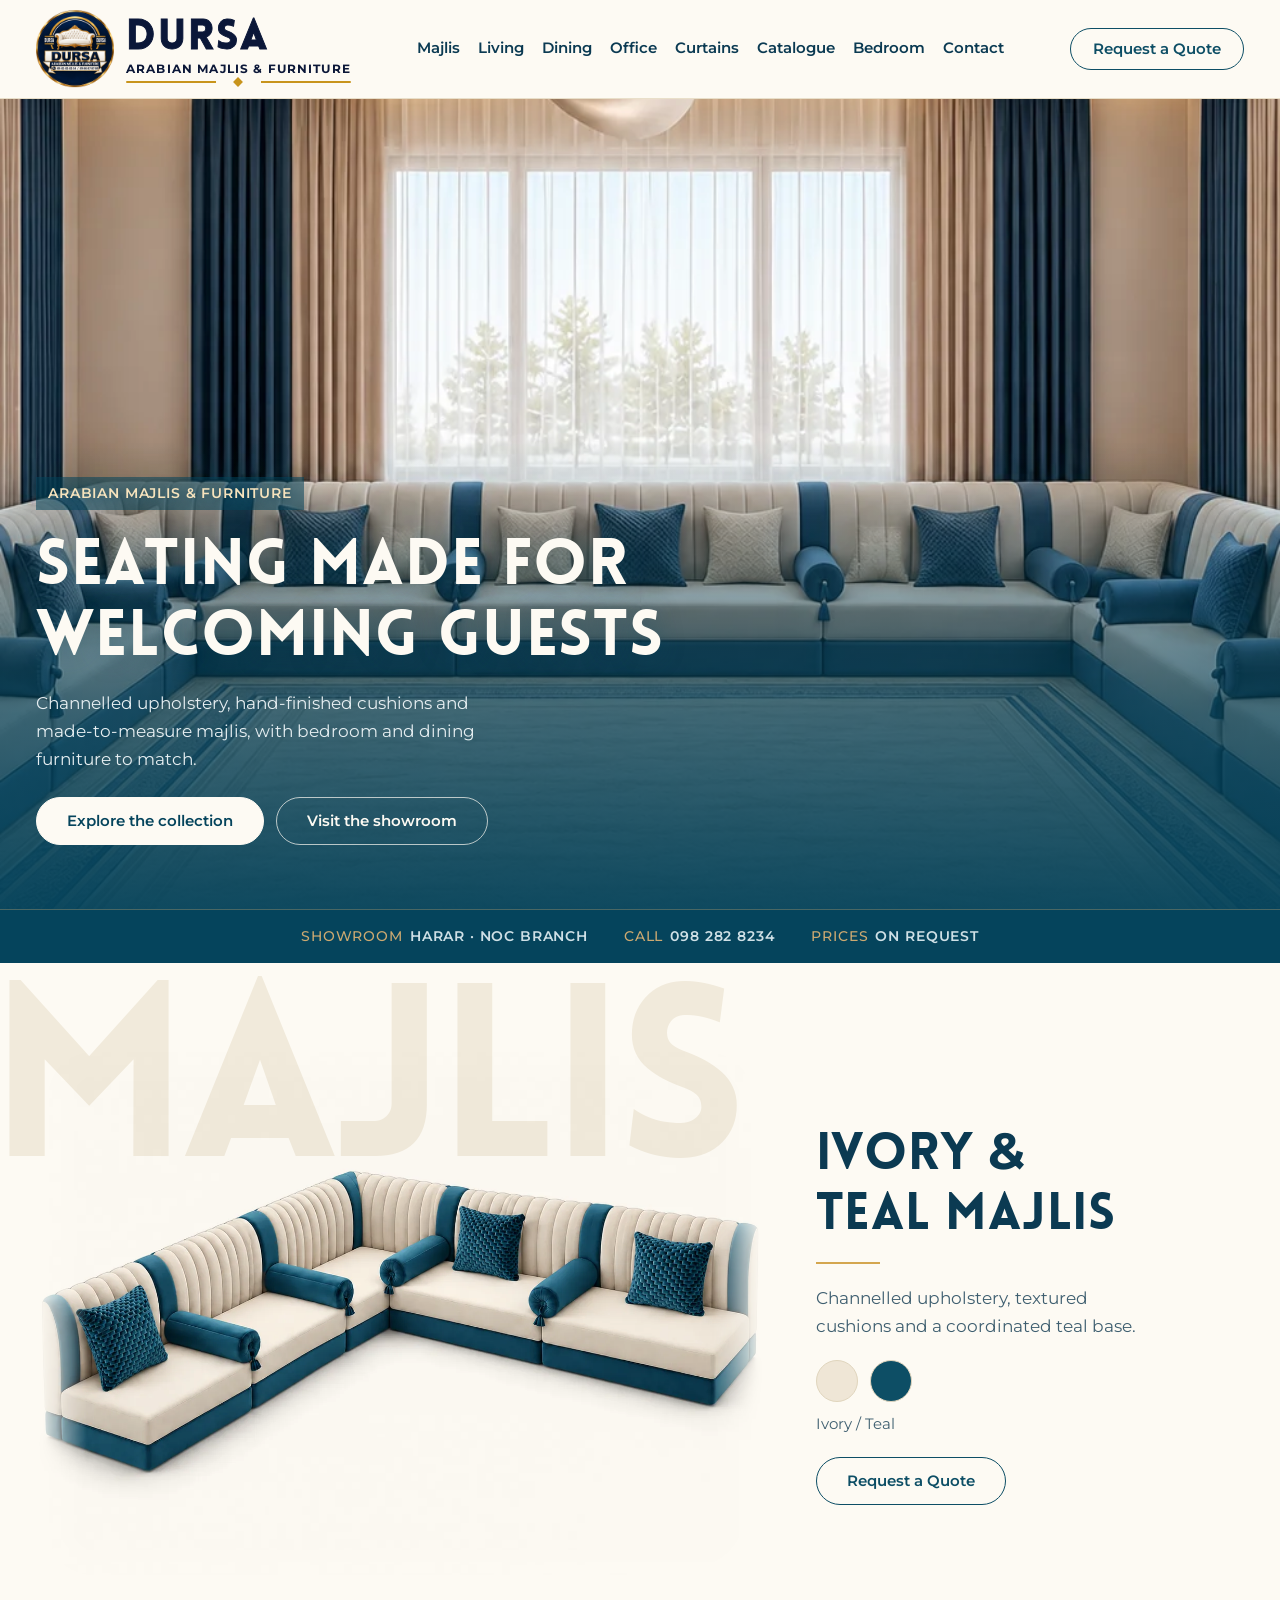
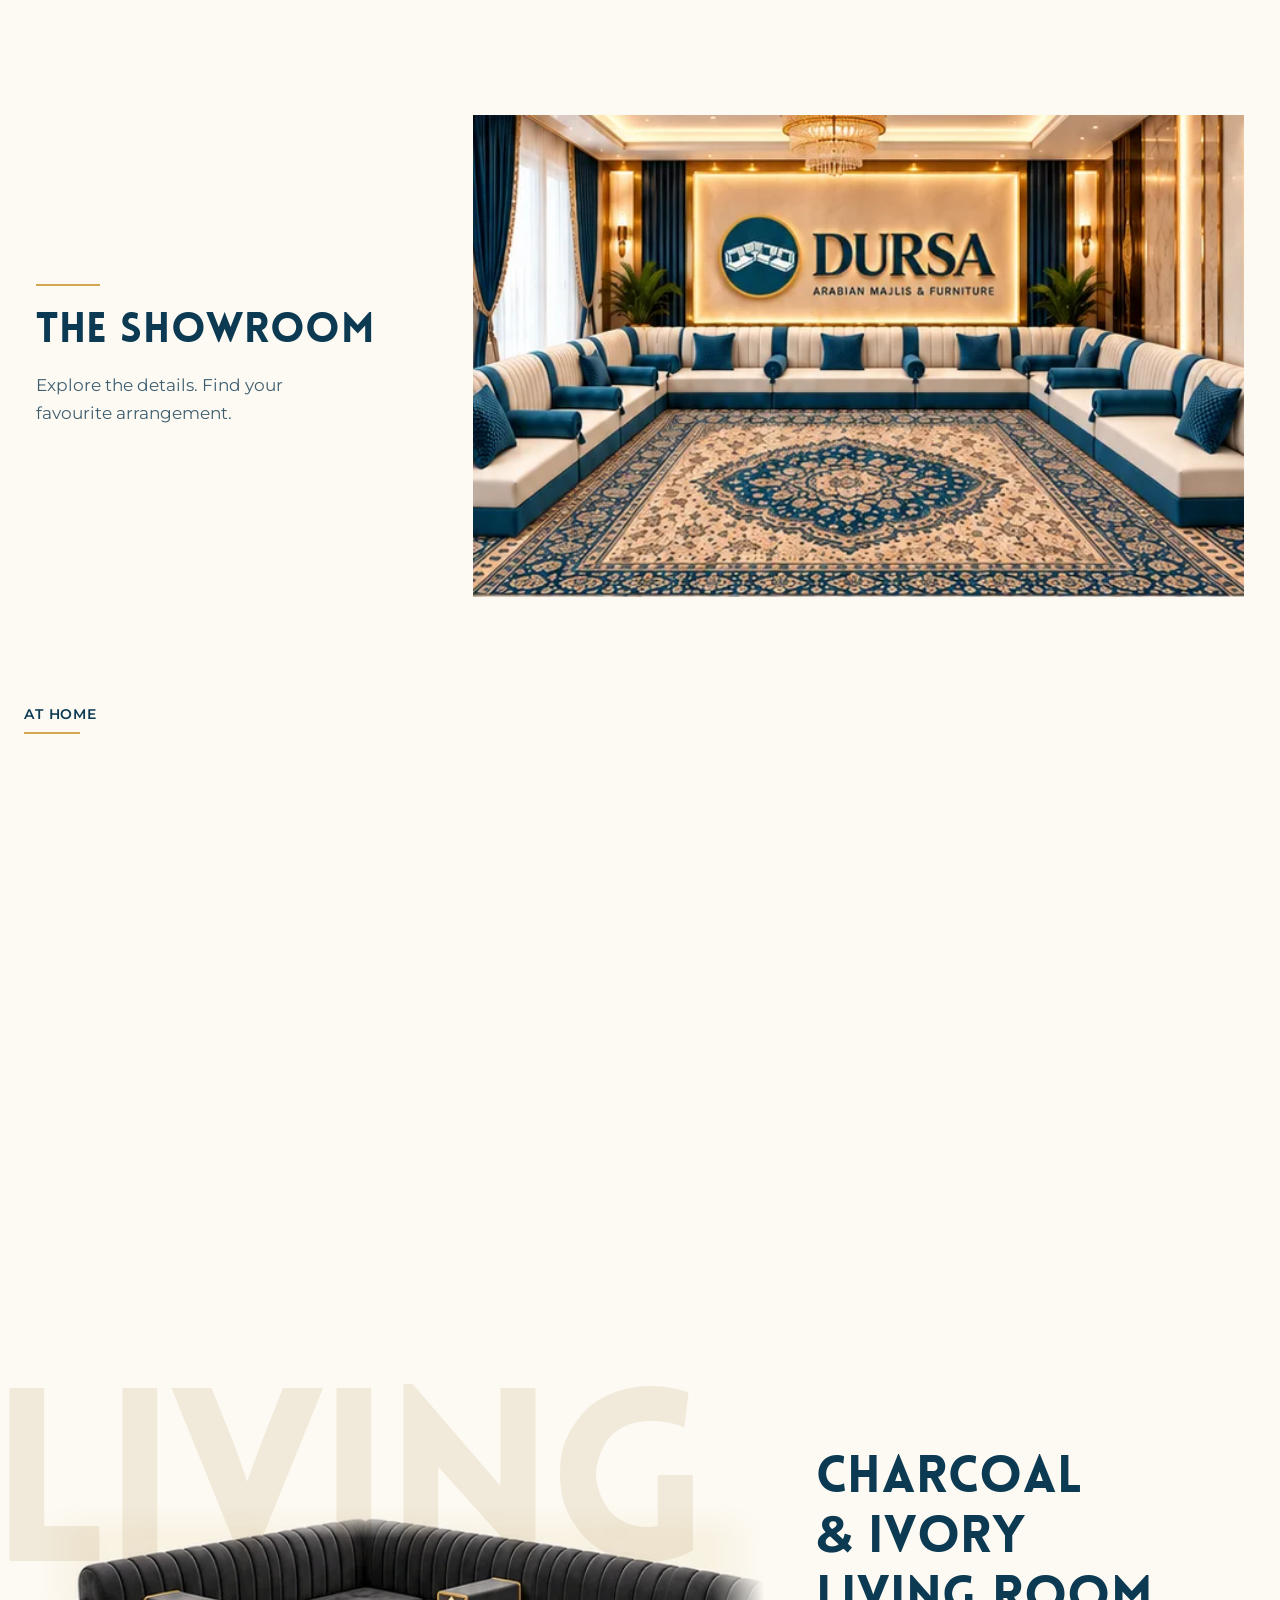
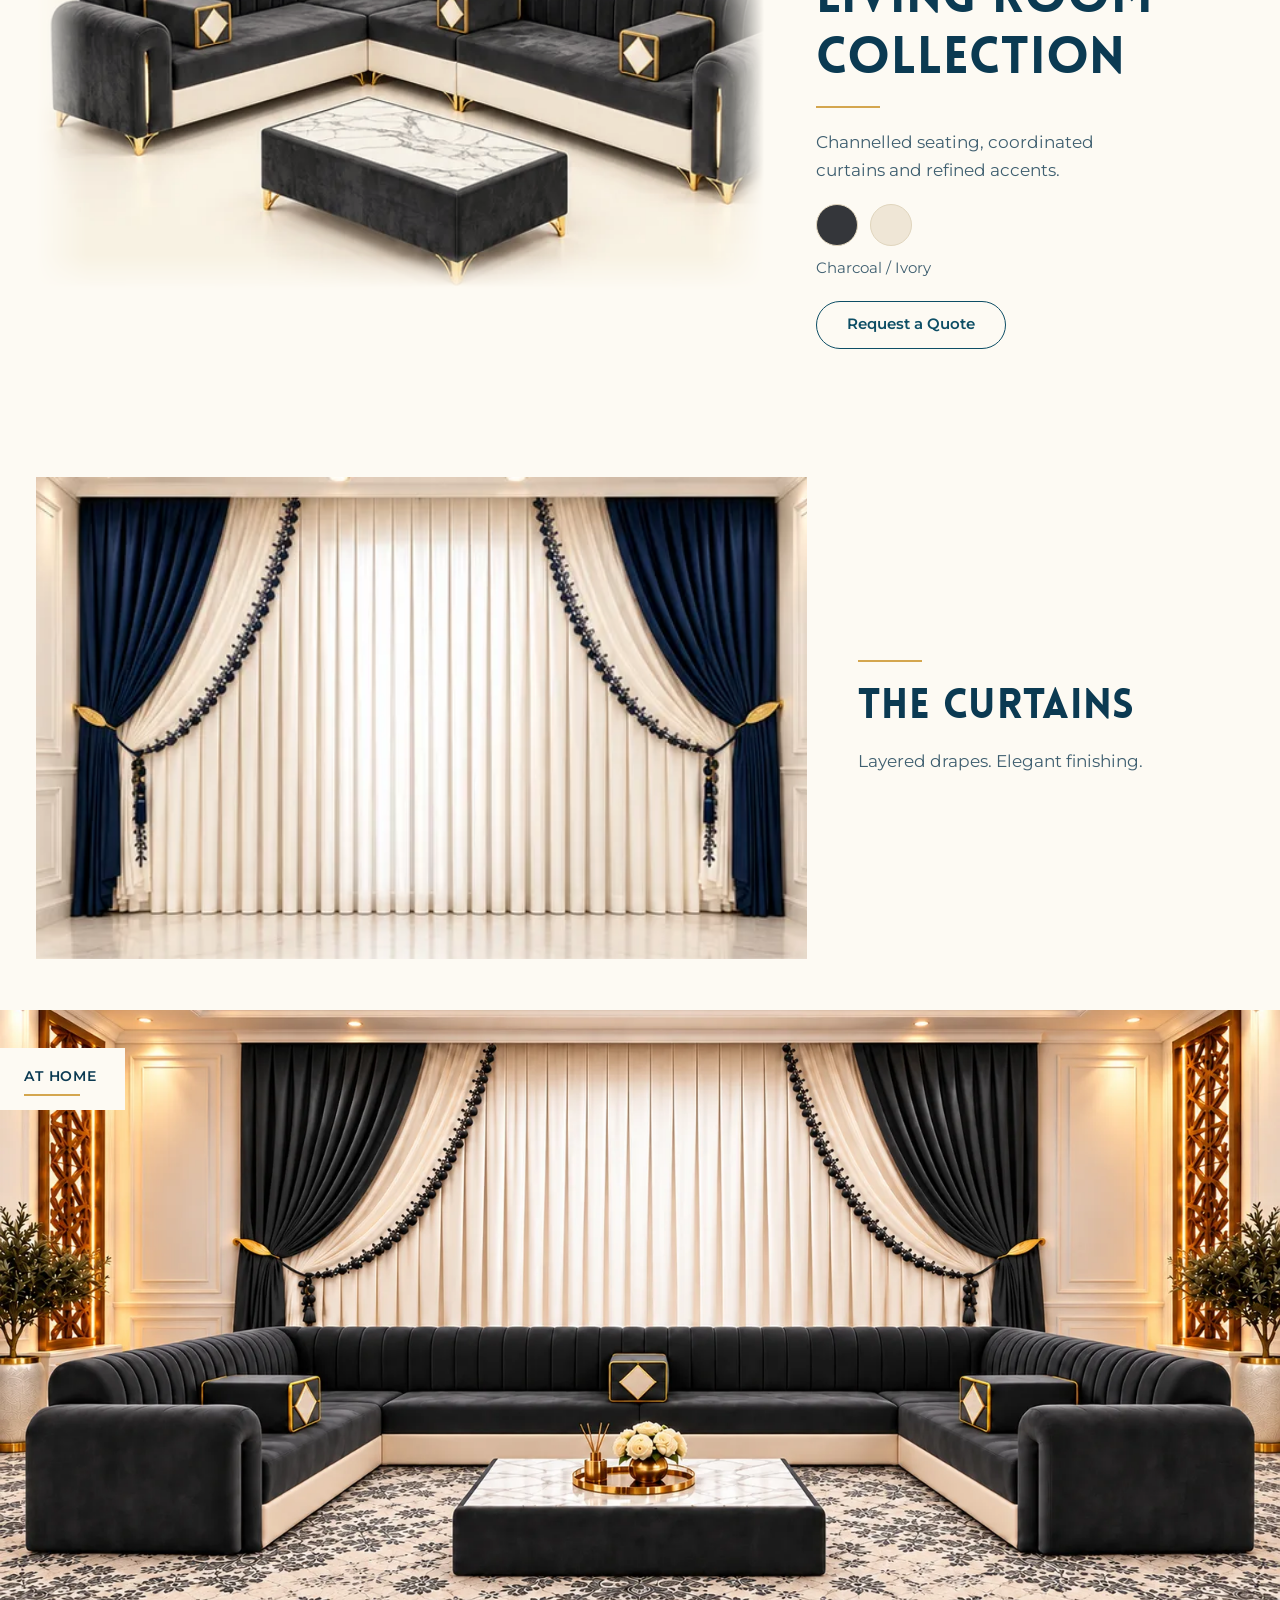
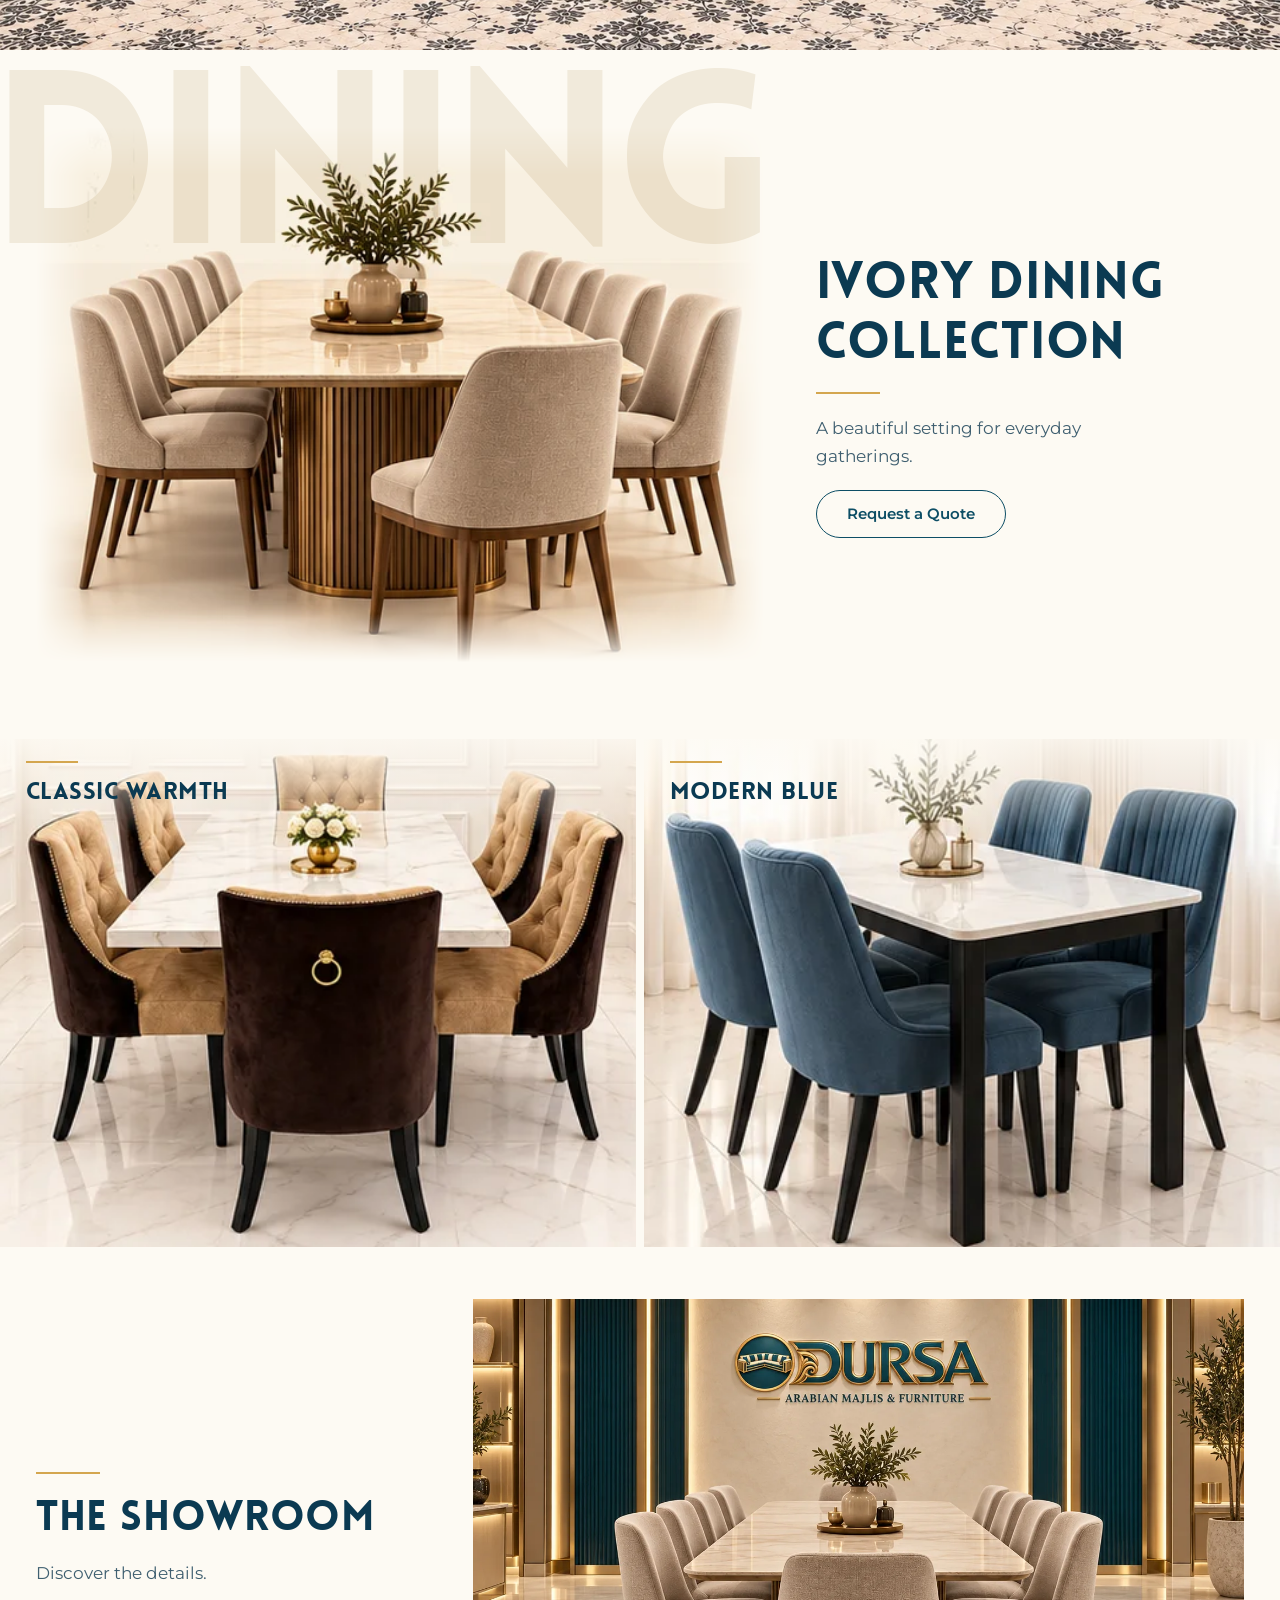
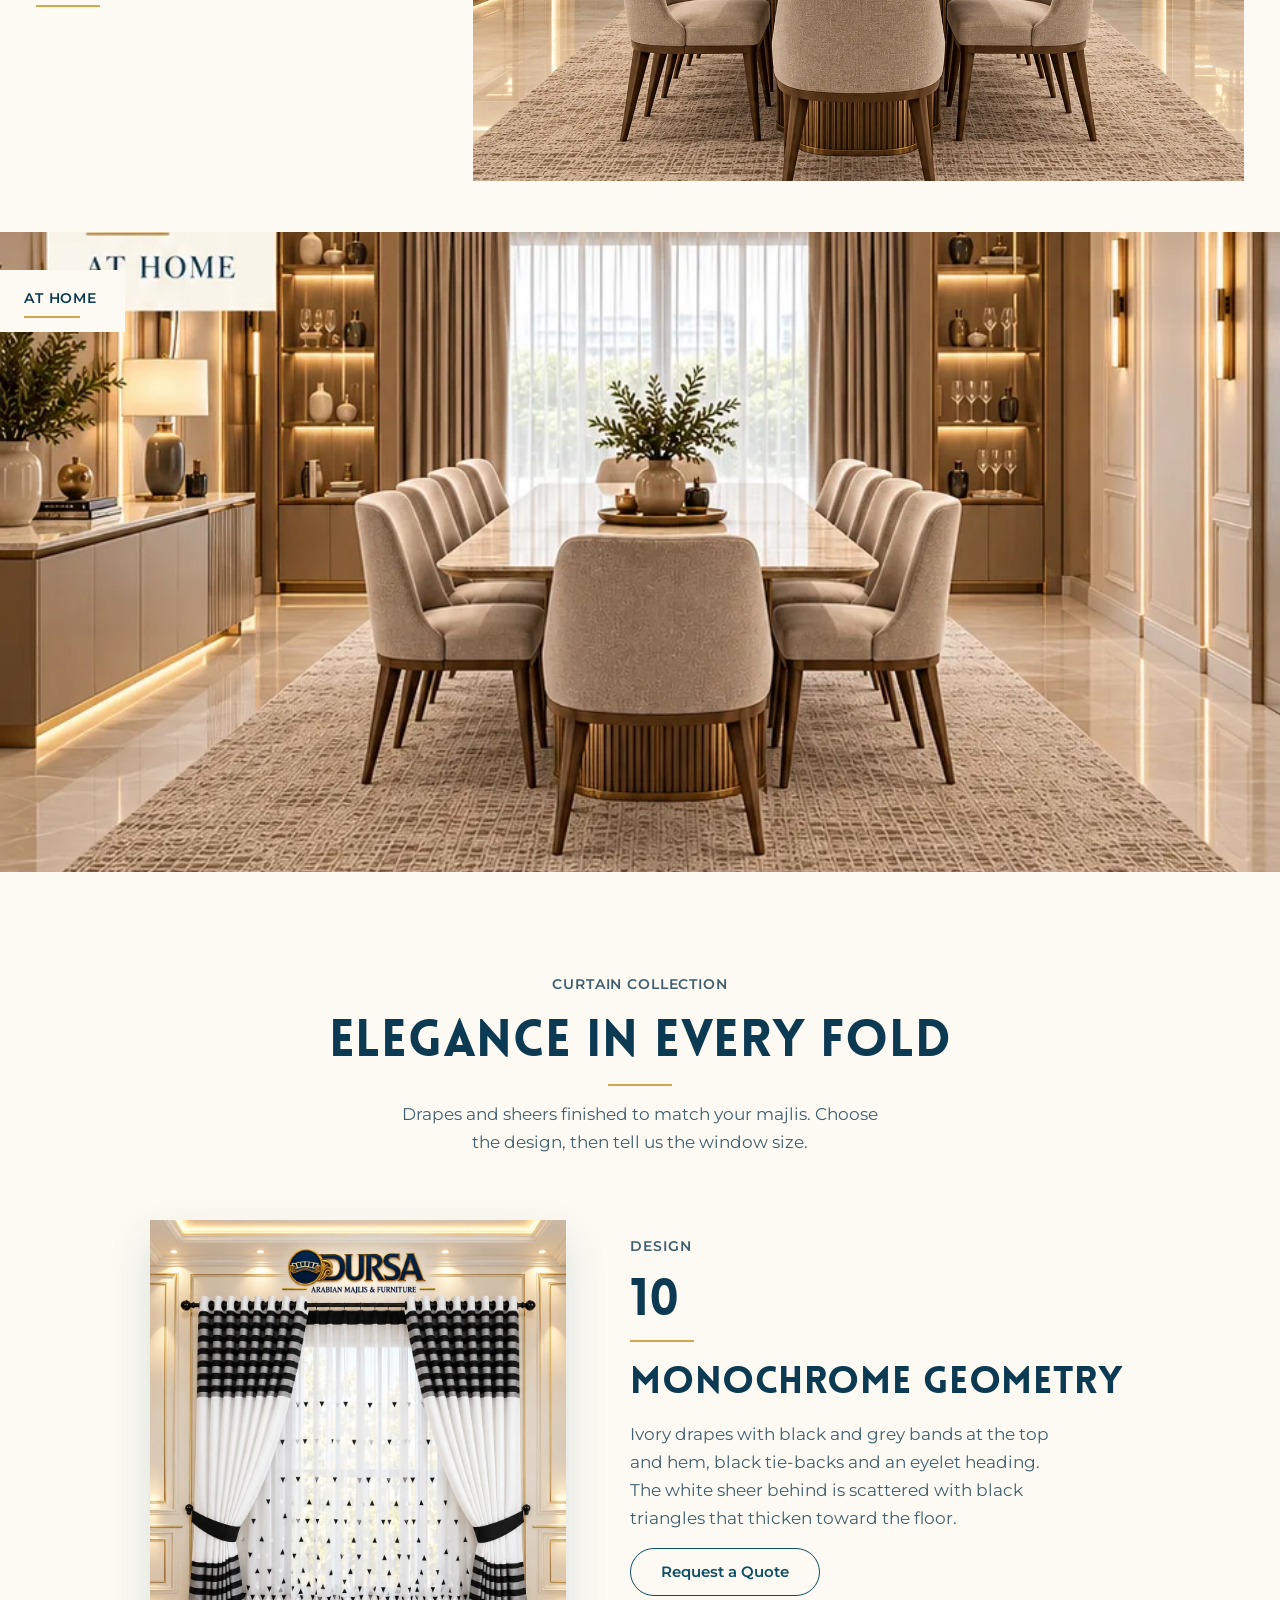
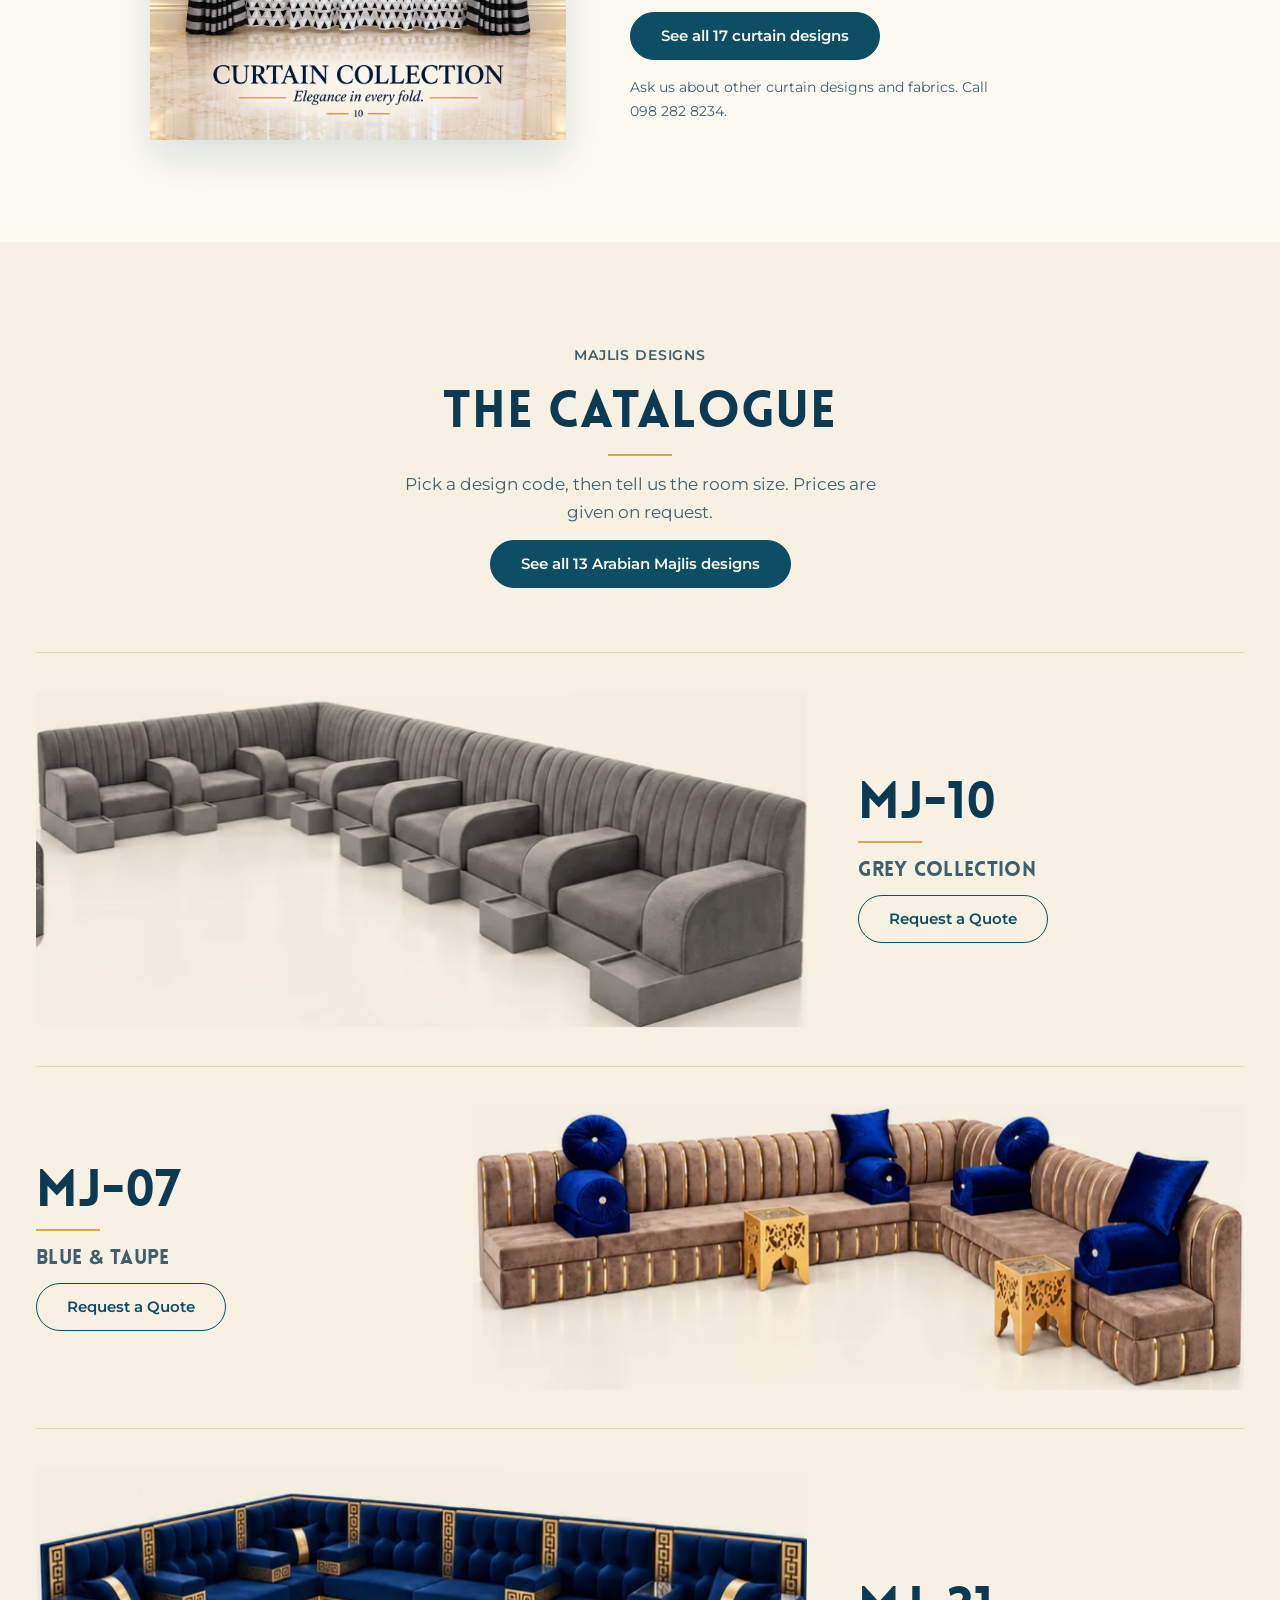
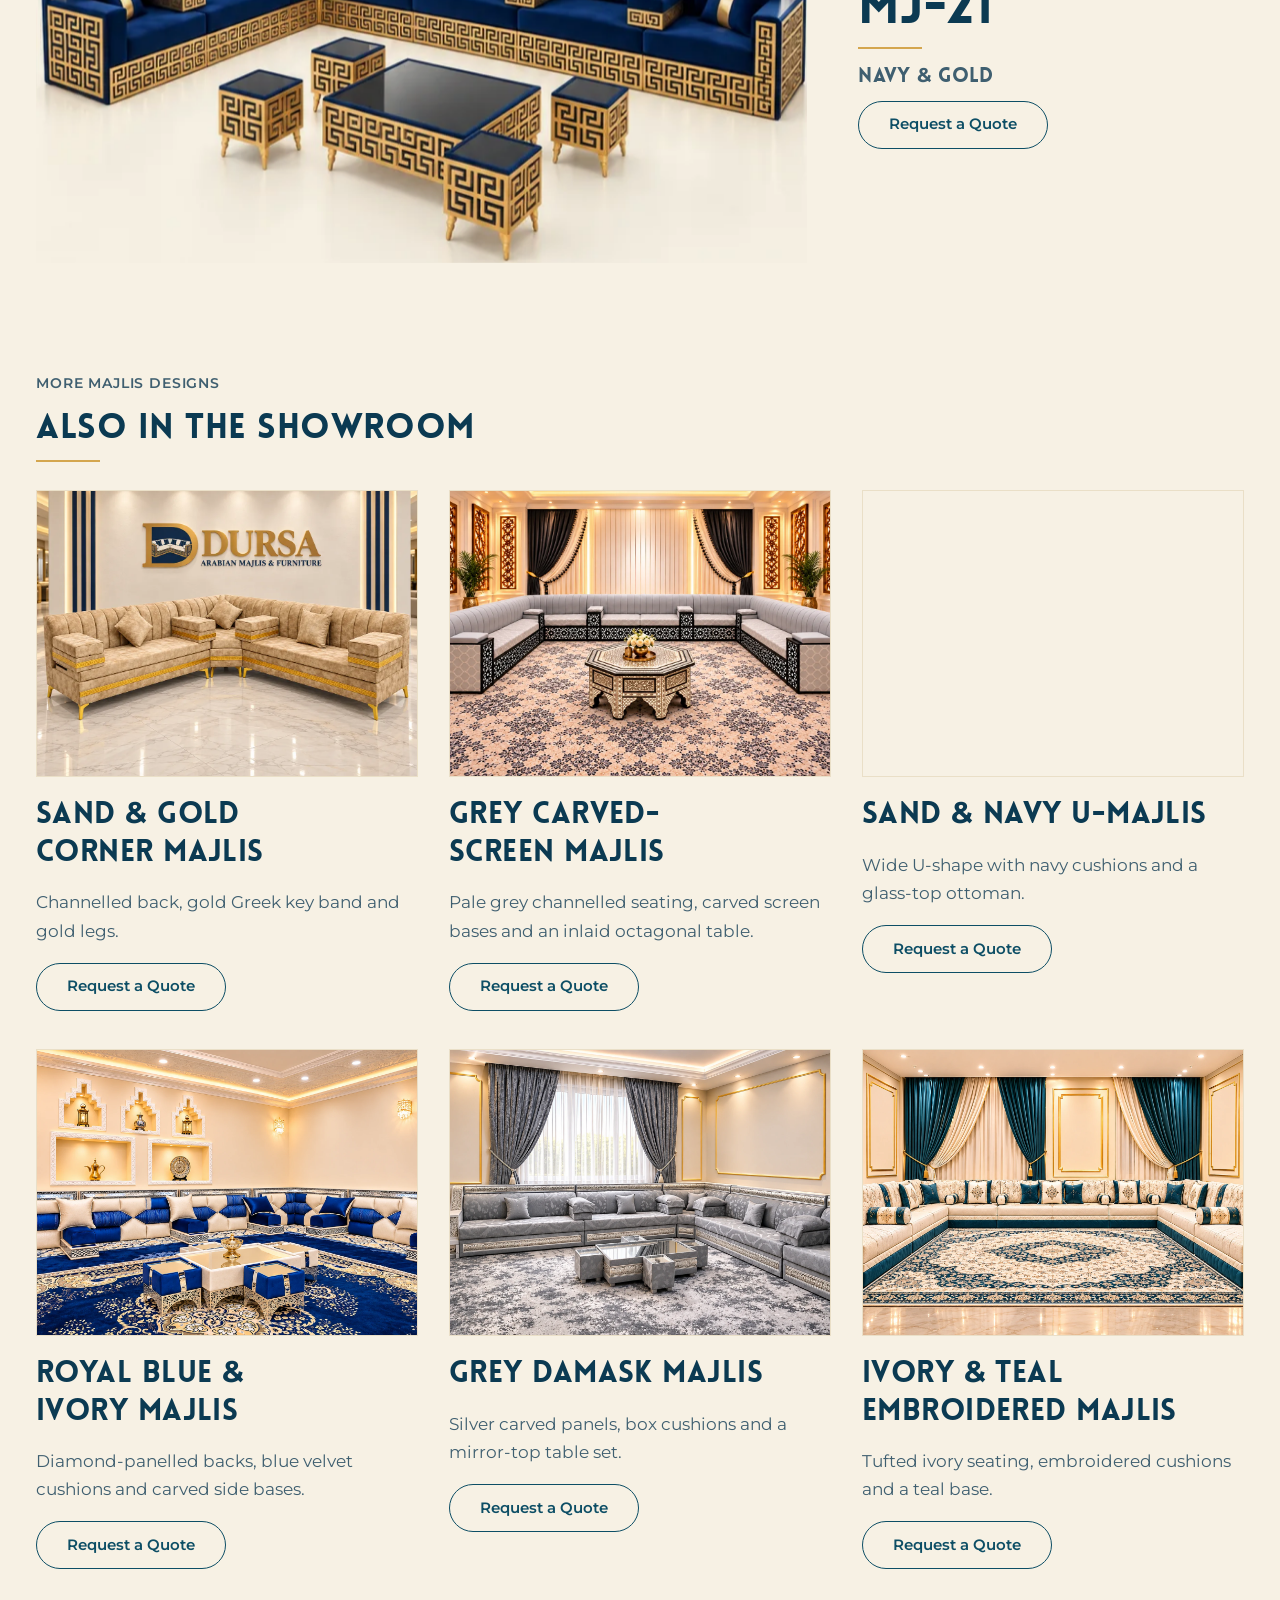
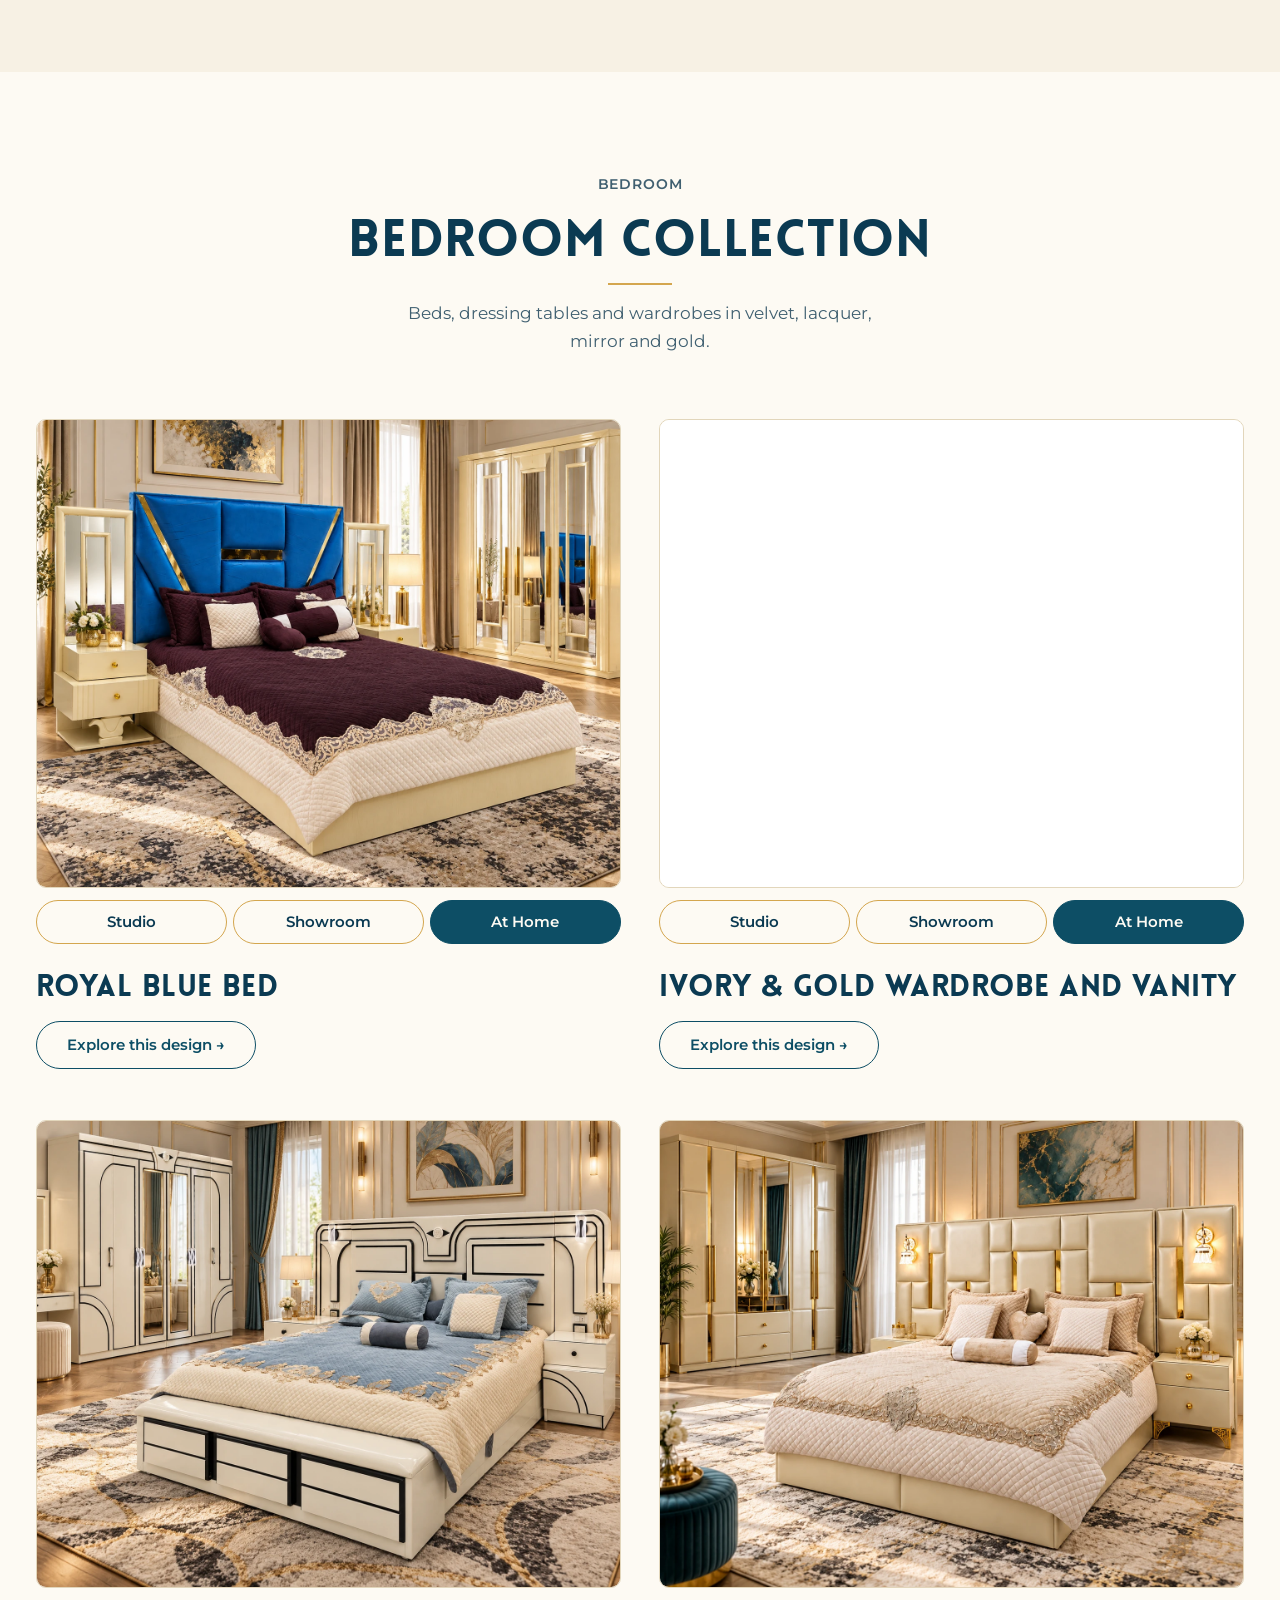
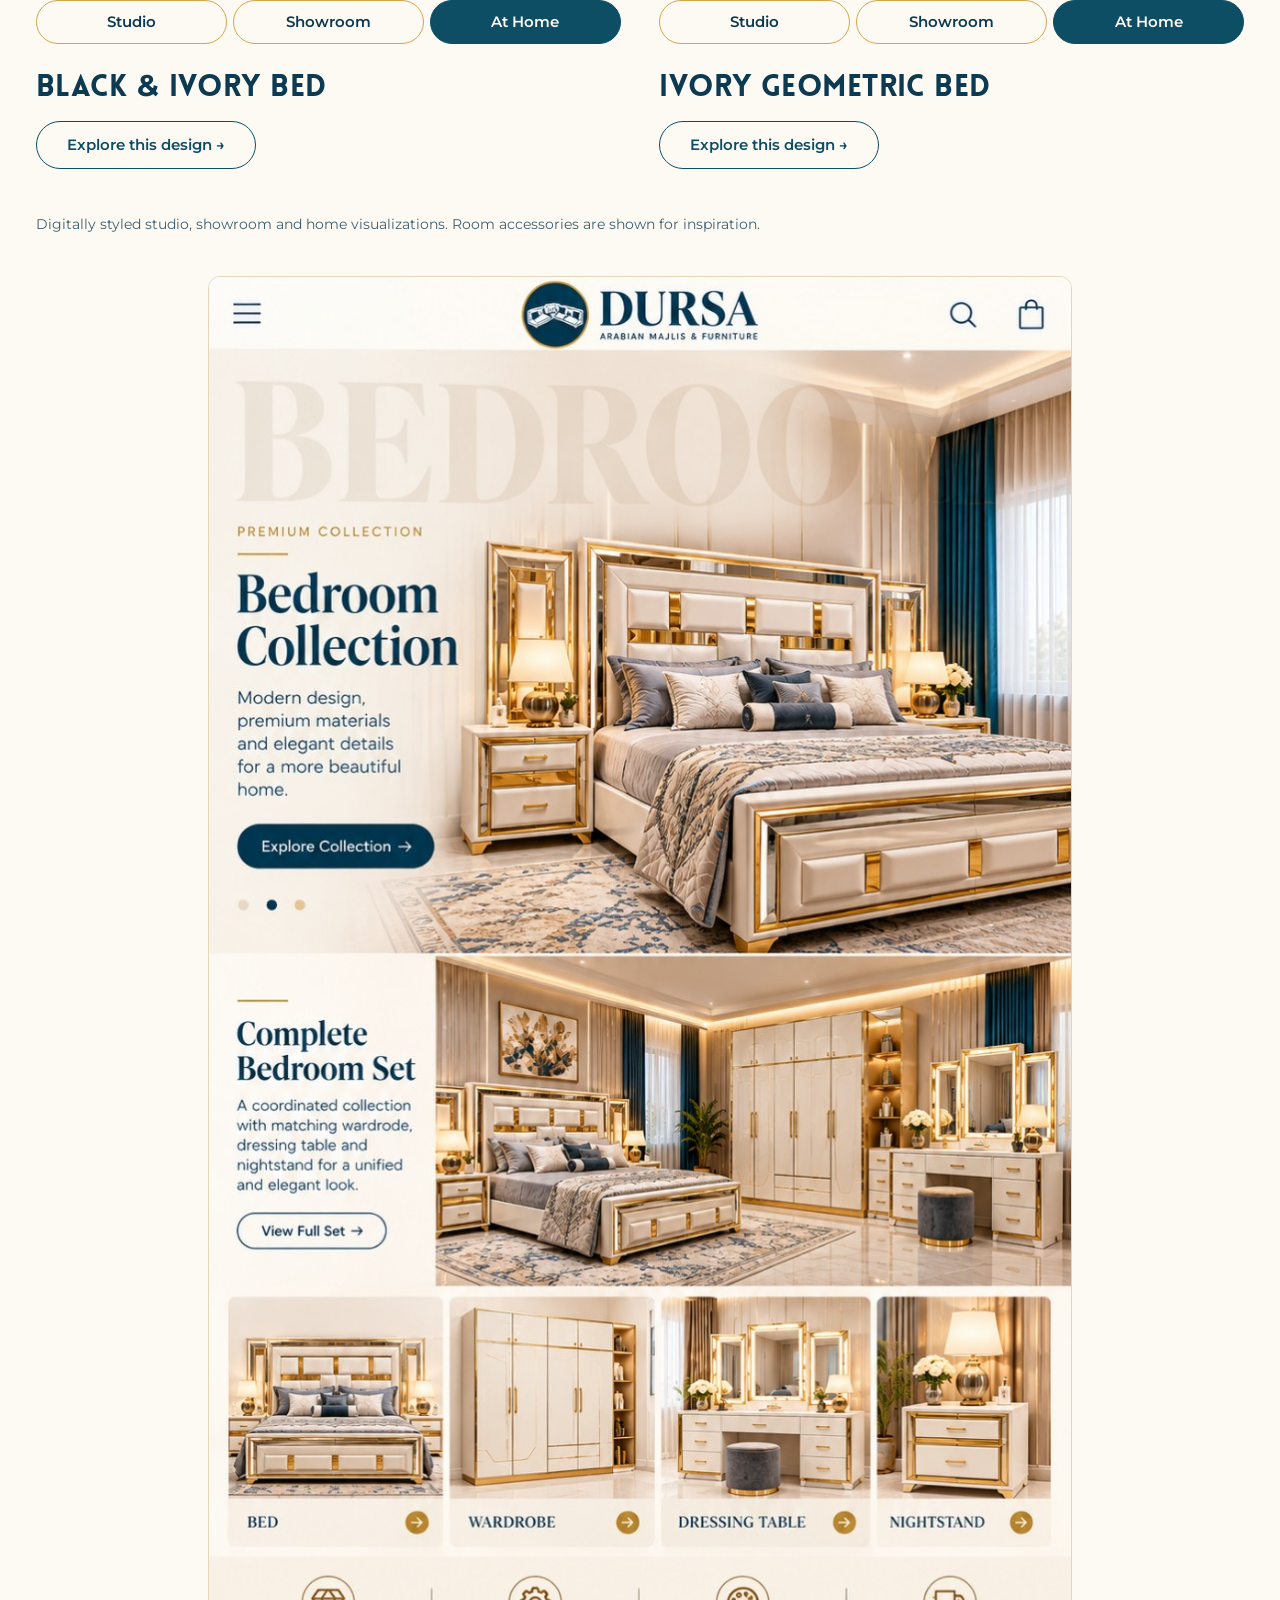
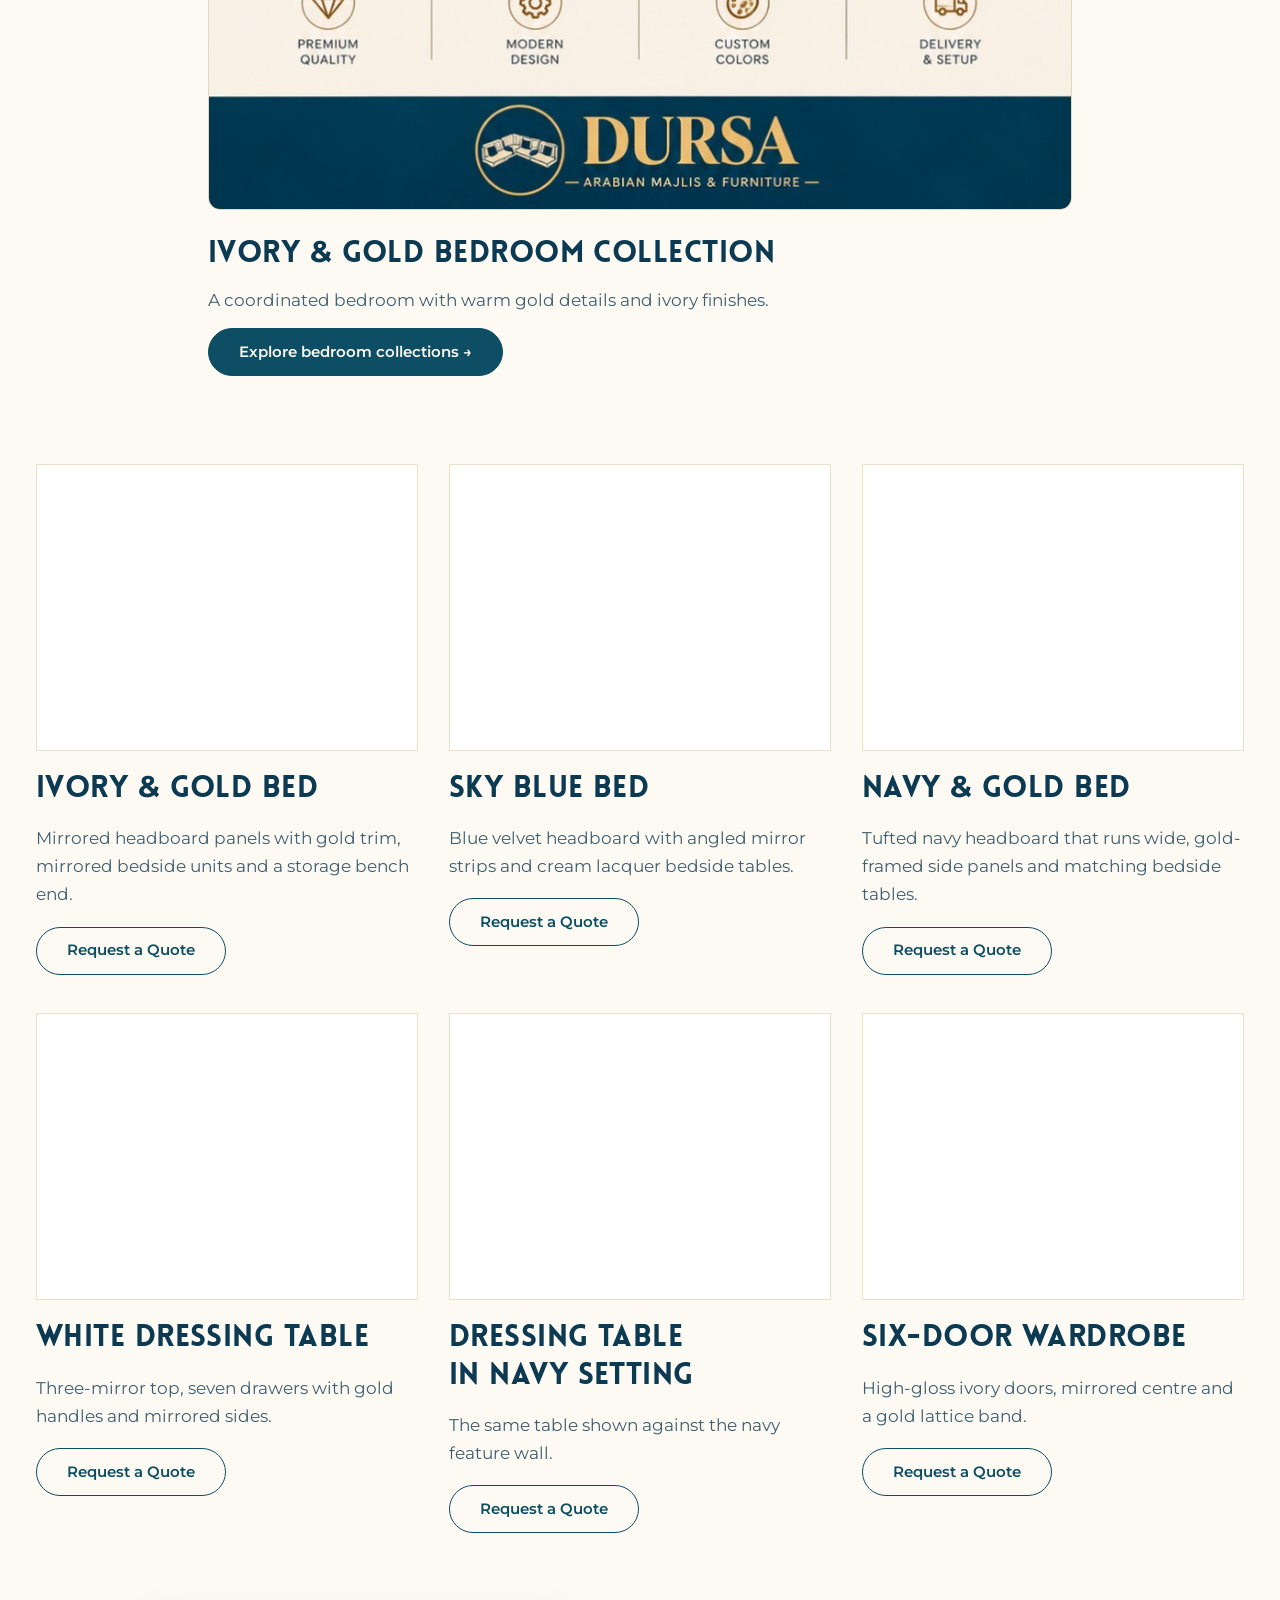
<file: index.html>
<!doctype html>
<html lang="en">
<head>
<meta charset="utf-8">
<meta name="viewport" content="width=device-width,initial-scale=1,viewport-fit=cover">
<title>DURSA Arabian Majlis</title>


<meta name="description" content="DURSA Arabian Majlis &amp; Furniture, Harar, Ethiopia. Majlis, living, dining, curtains and bedroom furniture. Request a quote.">
<meta name="theme-color" content="#05445c">
<link rel="icon" type="image/png" sizes="32x32" href="dursa-icon-32.png">
<link rel="apple-touch-icon" sizes="180x180" href="dursa-icon-180.png">
<link rel="manifest" href="site.webmanifest">

<link rel="preload" href="lovelo-black.woff2" as="font" type="font/woff2" crossorigin>
<link rel="preload" href="montserrat-400.woff" as="font" type="font/woff" crossorigin>
<link rel="preload" href="montserrat-600.woff" as="font" type="font/woff" crossorigin>
<style>
/* Layout: ivory showroom pages. Hero = ghost word + product left, copy right. Split rows, full-bleed "At Home" shots, teal footer band. */
:root{
  --ivory:#fdfaf3;
  --ivory-2:#f7f1e4;
  --ghost:#f1eadb;
  --teal:#0d4e65;
  --teal-deep:#05445c;
  --gold:#cca971;
  --gold-line:#d4a64e;
  --ink:#0b3a52;
  --ink-soft:#3f5f70;
  --display:"Playfair Display","Didot","Bodoni 72",Georgia,serif;
  --body:"Jost","Avenir Next","Segoe UI",system-ui,sans-serif;
  color-scheme:light;
}
*{box-sizing:border-box}
html{scroll-behavior:smooth;scroll-padding-top:84px}
body{margin:0;background:var(--ivory);color:var(--ink);font-family:var(--body);font-size:1rem;line-height:1.6;-webkit-font-smoothing:antialiased}
img{display:block;max-width:100%;height:auto}
a{color:inherit}
h1,h2,h3{font-family:var(--display);font-weight:600;letter-spacing:-.02em;line-height:1.05;margin:0;text-wrap:balance;color:var(--ink)}
p{margin:0}
:focus-visible{outline:2px solid var(--gold-line);outline-offset:3px}
.wrap{max-width:1240px;margin-inline:auto;padding-left:max(16px,env(safe-area-inset-left,0px));padding-right:max(16px,env(safe-area-inset-right,0px))}
.rule{display:block;width:64px;height:2px;background:var(--gold-line);border:0;margin:0}
.eyebrow{font-size:.72rem;letter-spacing:.28em;text-transform:uppercase;font-weight:500;color:var(--ink-soft)}

/* buttons */
.pill{display:inline-flex;align-items:center;justify-content:center;gap:.6em;min-height:48px;padding:0 30px;border:1.5px solid var(--teal);border-radius:999px;background:transparent;color:var(--teal);font:500 .95rem/1 var(--body);text-decoration:none;cursor:pointer;transition:background .2s,color .2s}
.pill:hover{background:var(--teal);color:var(--ivory)}
.pill.solid{background:var(--teal);color:var(--ivory)}
.pill.solid:hover{background:var(--teal-deep)}
.pill.gold{border-color:var(--gold);color:var(--ivory)}
.pill.gold:hover{background:var(--gold);color:var(--teal-deep)}


/* landing */
.landing{position:relative;background:var(--teal-deep);color:var(--ivory);overflow:hidden}
.landing picture,.landing img{display:block;width:100%}
.landing img{height:clamp(600px,90vh,840px);object-fit:cover;object-position:center 48%}
.landing::after{content:"";position:absolute;inset:0;background:linear-gradient(180deg,rgba(5,68,92,0) 42%,rgba(5,68,92,.72) 76%,rgba(5,68,92,.95) 100%)}
.landing .copy{position:absolute;z-index:2;left:0;right:0;bottom:0}
.landing .copy .wrap{padding-block:clamp(28px,5vw,64px);display:grid;gap:18px;justify-items:start}
.landing h1{color:var(--ivory);font-size:clamp(2.4rem,6vw,5rem);max-width:15ch;text-shadow:0 2px 24px rgba(5,68,92,.35)}
.landing .eyebrow{color:#f6e3bd;text-shadow:0 1px 12px rgba(5,68,92,.8);background:rgba(5,68,92,.55);padding:6px 12px}
.landing p.lede{max-width:44ch;color:#e6eef1;font-size:clamp(1rem,1.6vw,1.2rem)}
.landing .cta{display:flex;flex-wrap:wrap;gap:12px;margin-top:6px}
.pill.ivory{background:var(--ivory);border-color:var(--ivory);color:var(--teal-deep)}
.pill.ivory:hover{background:var(--gold);border-color:var(--gold);color:var(--teal-deep)}
.pill.ghost{border-color:rgba(253,250,243,.7);color:var(--ivory)}
.pill.ghost:hover{background:rgba(253,250,243,.14);color:var(--ivory)}
.facts{background:var(--teal-deep);border-top:1px solid rgba(204,169,113,.35)}
.facts .wrap{display:flex;flex-wrap:wrap;gap:8px 36px;padding-block:16px;font-size:.78rem;letter-spacing:.16em;text-transform:uppercase;color:#cfe0e6;justify-content:center}
.facts span b{color:var(--gold);font-weight:500;margin-right:.5em}
@media (max-width:640px){.landing img{height:640px;object-position:center 40%}.landing::after{background:linear-gradient(180deg,rgba(5,68,92,0) 34%,rgba(5,68,92,.78) 66%,rgba(5,68,92,.96) 100%)}.facts .wrap{justify-content:flex-start;gap:6px 24px;font-size:.7rem}}

/* header */
.topbar{position:sticky;top:env(safe-area-inset-top,0px);z-index:20;background:rgba(253,250,243,.94);backdrop-filter:blur(8px);border-bottom:1px solid #e9dfc9}
body::before{content:"";position:fixed;inset:0 0 auto;height:env(safe-area-inset-top,0px);z-index:30;background:var(--ivory)}
.topbar .wrap{display:grid;grid-template-columns:1fr auto 1fr;align-items:center;min-height:80px;gap:16px}
.nav{display:flex;gap:28px;font-size:.9rem;font-weight:500}
.nav a{text-decoration:none;padding:6px 0;border-bottom:1.5px solid transparent}
.nav a:hover{border-bottom-color:var(--gold-line)}
.menu-btn{display:none;width:44px;height:44px;border:0;background:none;color:var(--ink);cursor:pointer;padding:0}
.menu-btn svg{width:28px;height:28px}
.brand{display:flex;align-items:center;gap:12px;text-decoration:none}
.brand img{width:54px;height:54px;border-radius:50%}
.brand-text{display:flex;flex-direction:column;line-height:1}
.brand-name{font-family:var(--display);font-weight:700;font-size:2.15rem;letter-spacing:-.01em;color:var(--teal)}
.brand-tag{font-size:.5rem;letter-spacing:.24em;font-weight:500;color:var(--teal);margin-top:4px;white-space:nowrap}
.top-actions{display:flex;justify-content:flex-end}
.top-actions .pill{min-height:42px;padding:0 22px;font-size:.88rem}
.top-actions .pill svg{display:none}
.mobile-nav{display:none}

/* hero blocks */
.hero{position:relative;overflow:hidden;background:var(--ivory)}
.hero .ghost{position:absolute;left:-.04em;top:.02em;font-family:var(--display);font-weight:700;font-size:clamp(6.5rem,19vw,17rem);line-height:.9;letter-spacing:-.03em;color:var(--ghost);pointer-events:none;user-select:none;white-space:nowrap}
.hero .wrap{position:relative;display:grid;grid-template-columns:minmax(0,1.7fr) minmax(0,1fr);align-items:center;gap:clamp(16px,4vw,64px);padding-block:clamp(40px,6vw,88px)}
.hero figure{margin:0}
.hero figure img{width:100%;mix-blend-mode:multiply;-webkit-mask-image:linear-gradient(to right,transparent,#000 7%,#000 93%,transparent),linear-gradient(to bottom,transparent,#000 9%,#000 91%,transparent);-webkit-mask-composite:source-in;mask-image:linear-gradient(to right,transparent,#000 7%,#000 93%,transparent),linear-gradient(to bottom,transparent,#000 9%,#000 91%,transparent);mask-composite:intersect}
.hero-copy{display:flex;flex-direction:column;gap:20px;align-items:flex-start}
.hero-copy h1,.hero-copy h2{font-size:clamp(2.4rem,4.6vw,4rem)}
.hero-copy p{color:var(--ink-soft);max-width:30ch;font-size:1.05rem}
.swatches{display:flex;align-items:center;gap:12px;font-size:.95rem;color:var(--ink-soft)}
.sw{width:42px;height:42px;border-radius:50%;border:1px solid #e0d5bd;flex:none}
.sw.ivory{background:#efe6d6}.sw.teal{background:var(--teal)}.sw.char{background:#34363a}
.swatch-row{display:flex;flex-direction:column;gap:10px}
.swatch-row .dots{display:flex;gap:12px}

/* split rows */
.split{background:var(--ivory)}
.split .wrap{display:grid;grid-template-columns:minmax(0,1fr) minmax(0,2fr);align-items:center;gap:clamp(20px,4vw,56px);padding-block:clamp(24px,4vw,56px)}
.split.flip .wrap{grid-template-columns:minmax(0,2fr) minmax(0,1fr)}
.split.flip .split-copy{order:2}
.split-copy{display:flex;flex-direction:column;gap:18px}
.split-copy h2{font-size:clamp(1.9rem,3.2vw,2.8rem);text-transform:uppercase;letter-spacing:-.01em;line-height:1.02}
.split-copy p{color:var(--ink-soft);max-width:26ch;font-size:1.05rem}
.split figure{margin:0;overflow:hidden}
.split figure img{width:100%;aspect-ratio:16/10;object-fit:cover}

/* at home */
.athome{position:relative;margin:0}
.athome img{width:100%;aspect-ratio:16/8;object-fit:cover;object-position:center 60%}
.athome img.tall-m{aspect-ratio:16/9}
.tag{position:absolute;top:clamp(16px,3vw,40px);left:0;background:var(--ivory);padding:18px 28px 14px max(24px,env(safe-area-inset-left,0px));font-size:.8rem;letter-spacing:.3em;font-weight:500;text-transform:uppercase;color:var(--ink)}
.tag::after{content:"";display:block;width:56px;height:2px;background:var(--gold-line);margin:7px auto 0 0}

/* dining tiles */
.tiles{display:grid;grid-template-columns:1fr 1fr;gap:8px;background:var(--ivory)}
.tile{position:relative;margin:0}
.tile img{width:100%;aspect-ratio:5/4;object-fit:cover}
.tile figcaption{position:absolute;top:0;left:0;padding:22px 26px;font-family:var(--display);font-weight:600;font-size:clamp(1rem,2vw,1.5rem);letter-spacing:.02em;text-transform:uppercase;color:var(--ink);background:linear-gradient(180deg,rgba(253,250,243,.85),rgba(253,250,243,0));width:100%}
.tile figcaption::before{content:"";display:block;width:52px;height:2px;background:var(--gold-line);margin-bottom:10px}

/* catalogue */
.catalogue{background:var(--ivory-2);padding-block:clamp(56px,8vw,112px)}
.sec-head{display:flex;flex-direction:column;gap:14px;align-items:center;text-align:center;margin-bottom:clamp(32px,5vw,64px)}
.sec-head h2{font-size:clamp(2.2rem,5vw,3.8rem)}
.sec-head .rule{margin-inline:auto}
.sec-head p{color:var(--ink-soft);max-width:46ch}
.item{display:grid;grid-template-columns:minmax(0,1fr) minmax(0,2fr);gap:clamp(20px,4vw,56px);align-items:center;padding-block:clamp(24px,3vw,40px);border-top:1px solid #e2d6bb}
.item:nth-child(even){grid-template-columns:minmax(0,2fr) minmax(0,1fr)}
.item:nth-child(even) .item-copy{order:2}
.item-copy{display:flex;flex-direction:column;gap:14px;align-items:flex-start}
.code{font-family:var(--display);font-weight:700;font-size:clamp(2.4rem,4vw,3.4rem);line-height:1;color:var(--ink)}
.item-copy h3{font-family:var(--body);font-weight:400;font-size:1.25rem;letter-spacing:0;color:var(--ink-soft)}
.item figure{margin:0}
.item figure img{width:100%;mix-blend-mode:multiply}

/* bedroom */
.bedroom{background:var(--ivory);padding-block:clamp(56px,8vw,112px)}
.pair{display:grid;grid-template-columns:1fr 1fr;gap:clamp(16px,3vw,40px)}
.grid3{display:grid;grid-template-columns:repeat(3,minmax(0,1fr));gap:clamp(24px,3vw,40px) clamp(16px,2.4vw,32px)}
@media (max-width:980px){.grid3{grid-template-columns:1fr 1fr}}
@media (max-width:640px){.grid3{grid-template-columns:1fr}}
.card .img img{aspect-ratio:4/3}
.card.cut .img{background:var(--ivory-2)}
.card.cut img{mix-blend-mode:multiply;object-fit:contain;aspect-ratio:4/3}
.more-head{margin:clamp(40px,6vw,72px) 0 28px;display:flex;flex-direction:column;gap:12px;align-items:flex-start}
.more-head h3{font-size:clamp(1.6rem,3vw,2.2rem)}
.curtains{background:var(--ivory);padding-block:clamp(56px,8vw,112px)}
.cfeature{display:grid;grid-template-columns:minmax(0,5fr) minmax(0,6fr);gap:clamp(24px,5vw,72px);align-items:center;max-width:980px;margin-inline:auto}
.cfeature figure{margin:0}
.cfeature img{width:100%;box-shadow:0 18px 40px rgba(5,68,92,.14)}
.cfeature-copy{display:flex;flex-direction:column;gap:16px;align-items:flex-start}
.cfeature-copy h3{font-size:clamp(1.8rem,3vw,2.6rem)}
.cfeature-copy p{color:var(--ink-soft);max-width:40ch}
.cfeature-copy .fine{font-size:.9rem}
@media (max-width:760px){.cfeature{grid-template-columns:1fr}.cfeature figure{max-width:460px}}
.gallery{background:var(--ivory-2);padding-block:clamp(56px,8vw,112px)}
.mosaic{display:grid;grid-template-columns:1fr 1fr;gap:clamp(8px,1.4vw,16px)}
.mosaic figure{margin:0;position:relative;overflow:hidden}
.mosaic figure.wide{grid-column:1/-1}
.mosaic img{width:100%;height:100%;aspect-ratio:4/3;object-fit:cover}
.mosaic figure.wide img{aspect-ratio:16/8}
.mosaic figcaption{position:absolute;left:0;bottom:0;padding:12px 18px;background:rgba(253,250,243,.92);font-size:.78rem;letter-spacing:.16em;text-transform:uppercase;font-weight:500;color:var(--ink)}
@media (max-width:640px){.mosaic{grid-template-columns:1fr}.mosaic figure.wide img{aspect-ratio:4/3}}
.card{margin:0;display:flex;flex-direction:column;gap:18px}
.card .img{background:#fff;border:1px solid #eadfc7;display:grid;place-items:center;overflow:hidden}
.card img{width:100%;aspect-ratio:3/2;object-fit:cover}
.card h3{font-size:1.6rem}
.card p{color:var(--ink-soft);max-width:38ch}

/* quote / footer */
.quote{background:var(--teal-deep);color:var(--ivory);padding-block:clamp(56px,8vw,112px)}
.quote .wrap{display:grid;grid-template-columns:minmax(0,1fr) minmax(0,1fr);gap:clamp(32px,6vw,96px)}
.quote h2{color:var(--ivory);font-size:clamp(2.2rem,4.6vw,3.6rem)}
.quote h2 em{font-style:italic;font-weight:500;color:var(--gold)}
.quote .lead{margin-top:22px;color:#cfdbe0;max-width:40ch}
.quote .rule{margin-top:26px}
.details{margin-top:36px;display:grid;gap:0;border-top:1px solid rgba(204,169,113,.4)}
.details div{display:grid;grid-template-columns:96px 1fr;gap:16px;padding:16px 0;border-bottom:1px solid rgba(204,169,113,.4);align-items:baseline}
.details dt{font-size:.68rem;letter-spacing:.18em;text-transform:uppercase;color:var(--gold)}
.details dd{margin:0;overflow-wrap:anywhere}
.details small{display:block;color:#b9cad1;font-size:.82rem}
.details a{text-decoration:none;border-bottom:1px solid rgba(204,169,113,.5)}
form{display:grid;gap:16px;align-content:start}
label{display:grid;gap:6px;font-size:.72rem;letter-spacing:.16em;text-transform:uppercase;color:var(--gold)}
input,select,textarea{width:100%;font:400 1rem/1.4 var(--body);padding:13px 14px;border-radius:10px;border:1px solid rgba(204,169,113,.55);background:rgba(255,255,255,.06);color:var(--ivory);letter-spacing:0;text-transform:none}
select option{color:#0b3a52}
input::placeholder,textarea::placeholder{color:#8fa9b4}
textarea{min-height:110px;resize:vertical}
.msg{display:grid;gap:12px;padding:18px;border:1px solid var(--gold);border-radius:12px;background:rgba(255,255,255,.06)}
.msg pre{margin:0;white-space:pre-wrap;font:400 .95rem/1.5 var(--body);color:var(--ivory)}
.msg .row{display:flex;flex-wrap:wrap;gap:10px}
.msg .pill{min-height:42px;padding:0 20px;font-size:.88rem}
.msg p{font-size:.85rem;color:#b9cad1}

.bandfoot{background:var(--teal);border-top:1px solid rgba(204,169,113,.35);color:var(--ivory)}
.bandfoot .wrap{display:flex;flex-wrap:wrap;align-items:center;justify-content:space-between;gap:20px;padding-block:28px}
.brand.light .brand-name,.brand.light .brand-tag{color:var(--ivory)}
.bandfoot small{font-size:.8rem;color:#c5d6dc}

@media (max-width:900px){
  .topbar .wrap{grid-template-columns:44px 1fr 44px;min-height:72px}
  .nav,.top-actions .pill span{display:none}
  .menu-btn{display:block}
  .top-actions .pill{min-height:44px;width:44px;padding:0;border-radius:50%}
  .top-actions .pill svg{display:block}
  .brand{justify-content:center}
  .brand img{width:46px;height:46px}
  .brand-name{font-size:1.8rem}
  .brand-tag{font-size:.42rem}
  .mobile-nav{display:none;flex-direction:column;background:var(--ivory);border-top:1px solid #e9dfc9}
  .mobile-nav.open{display:flex}
  .mobile-nav a{padding:16px max(16px,env(safe-area-inset-left,0px));text-decoration:none;font-weight:500;border-bottom:1px solid #eee4cf}
  .hero .wrap,.split .wrap,.split.flip .wrap{grid-template-columns:1fr}
  .hero .wrap{gap:8px}
  .hero-copy{align-items:flex-start;padding-top:8px}
  .hero-copy p{max-width:36ch}
  .split.flip .split-copy{order:0}
  .item,.item:nth-child(even){grid-template-columns:1fr}
  .item:nth-child(even) .item-copy{order:0}
  .quote .wrap{grid-template-columns:1fr}
  .athome img{aspect-ratio:4/3}
  .athome img.tall-m{aspect-ratio:9/16;max-height:90vh}
}
@media (max-width:640px){
  .tiles,.pair{grid-template-columns:1fr}
  .tile img{aspect-ratio:4/3}
  .details div{grid-template-columns:1fr;gap:4px}
  .hero .ghost{font-size:30vw}
}
@media (prefers-reduced-motion:reduce){html{scroll-behavior:auto}*{transition:none!important}}
</style>
<link rel="stylesheet" href="site-fixes.css">
<link rel="stylesheet" href="typography.css">
<link rel="stylesheet" href="footer.css">



</head>
<body>
<a class="skip-link" href="#top">Skip to content</a>

<header class="topbar">
  <div class="wrap">
    <nav class="nav" aria-label="Main">
      <a href="#majlis">Majlis</a><a href="living.html">Living</a><a href="#dining">Dining</a><a href="office.html">Office</a><a href="curtains.html">Curtains</a><a href="#catalogue">Catalogue</a><a href="bedroom.html">Bedroom</a><a href="contact.html">Contact</a>
    </nav>
    <button class="menu-btn" id="menu-btn" type="button" aria-expanded="false" aria-controls="mobile-nav" aria-label="Open menu">
      <svg viewBox="0 0 24 24" fill="none" stroke="currentColor" stroke-width="1.6" stroke-linecap="round" aria-hidden="true"><path d="M3 6h18M3 12h18M3 18h18"/></svg>
    </button>
    <a class="brand" href="#top" aria-label="DURSA Arabian Majlis &amp; Furniture, top of page">
      <img class="brand-logo" src="dursa-logo.webp" width="640" height="640" alt="DURSA Arabian Majlis &amp; Furniture" decoding="async">
      <span class="brand-words"><b>DURSA</b><i>Arabian Majlis &amp; Furniture</i><u aria-hidden="true"></u></span>
    </a>
    <div class="top-actions">
      <a class="pill" href="#quote" aria-label="Request a quote"><svg viewBox="0 0 24 24" width="20" height="20" fill="none" stroke="currentColor" stroke-width="1.7" stroke-linecap="round" aria-hidden="true"><circle cx="11" cy="11" r="7"/><path d="m20 20-3.5-3.5"/></svg><span>Request a Quote</span></a>
    </div>
  </div>
  <nav class="mobile-nav" id="mobile-nav" aria-label="Mobile">
    <a href="#majlis">Majlis</a><a href="living.html">Living</a><a href="#dining">Dining</a><a href="office.html">Office</a><a href="curtains.html">Curtains</a><a href="#catalogue">Catalogue</a><a href="bedroom.html">Bedroom</a><a href="contact.html">Contact</a><a href="#gallery">Gallery</a><a href="#visit">Visit</a><a href="#quote">Request a Quote</a>
  </nav>

</header>

<main id="top" tabindex="-1">
  <!-- LANDING -->
  <section class="landing" aria-labelledby="h-land">
    <picture><source media="(max-width:640px)" srcset="landing-m.webp"><img src="landing.webp" width="1402" height="1122" alt="Ivory and blue U-shaped majlis around a bordered rug in a bright room with tall curtains and a sculptural pendant light"></picture>
    <div class="copy"><div class="wrap">
      <span class="eyebrow">Arabian Majlis &amp; Furniture</span>
      <h1 id="h-land">Seating made for welcoming guests</h1>
      <p class="lede">Channelled upholstery, hand-finished cushions and made-to-measure majlis, with bedroom and dining furniture to match.</p>
      <div class="cta"><a class="pill ivory" href="#majlis">Explore the collection</a><a class="pill ghost" href="#visit">Visit the showroom</a></div>
    </div></div>
  </section>
  <div class="facts"><div class="wrap"><span><b>Showroom</b>Harar · NOC Branch</span><span><b>Call</b>098 282 8234</span><span><b>Prices</b>On request</span></div></div>

  <!-- MAJLIS -->
  <section class="hero" id="majlis" aria-labelledby="h-majlis">
    <span class="ghost" aria-hidden="true">MAJLIS</span>
    <div class="wrap">
      <figure><img src="majlis-sofa.webp" width="1400" height="1052" alt="L-shaped ivory and teal majlis with channelled backs, bolsters with tassels and quilted teal cushions" loading="lazy" decoding="async"></figure>
      <div class="hero-copy">
        <h1 id="h-majlis">Ivory &amp; Teal Majlis</h1>
        <hr class="rule">
        <p>Channelled upholstery, textured cushions and a coordinated teal base.</p>
        <div class="swatch-row"><div class="dots"><span class="sw ivory"></span><span class="sw teal"></span></div><span class="swatches">Ivory / Teal</span></div>
        <a class="pill" href="#quote" data-interest="Ivory &amp; Teal Majlis">Request a Quote</a>
      </div>
    </div>
  </section>

  <section class="split" aria-labelledby="h-showroom">
    <div class="wrap">
      <div class="split-copy">
        <hr class="rule">
        <h2 id="h-showroom">The Showroom</h2>
        <p>Explore the details. Find your favourite arrangement.</p>
      </div>
      <figure><img src="showroom.webp" width="1200" height="672" alt="DURSA showroom with a continuous ivory and teal majlis around a patterned rug, DURSA sign on a lit wall" loading="lazy" decoding="async"></figure>
    </div>
  </section>

  <figure class="athome">
    <picture><source media="(max-width:640px)" srcset="majlis-room-tall.webp"><img class="tall-m" src="majlis-room.webp" width="1672" height="941" alt="Ivory and blue U-shaped majlis around a patterned rug, with lit panelled wall and blue curtains" loading="lazy" decoding="async"></picture>
    <figcaption class="tag">At Home</figcaption>
  </figure>

  <!-- LIVING -->
  <section class="hero" id="living" aria-labelledby="h-living">
    <span class="ghost" aria-hidden="true">LIVING</span>
    <div class="wrap">
      <figure><img src="living-hero.webp" width="1200" height="639" alt="Charcoal channelled corner sofa with gold diamond details and a marble-top ottoman" loading="lazy" decoding="async"></figure>
      <div class="hero-copy">
        <h2 id="h-living">Charcoal &amp; Ivory Living Room Collection</h2>
        <hr class="rule">
        <p>Channelled seating, coordinated curtains and refined accents.</p>
        <div class="swatch-row"><div class="dots"><span class="sw char"></span><span class="sw ivory"></span></div><span class="swatches">Charcoal / Ivory</span></div>
        <a class="pill" href="#quote" data-interest="Charcoal &amp; Ivory Living Room">Request a Quote</a>
      </div>
    </div>
  </section>

  <section class="split flip" aria-labelledby="h-curtains">
    <div class="wrap">
      <div class="split-copy">
        <hr class="rule">
        <h2 id="h-curtains">The Curtains</h2>
        <p>Layered drapes. Elegant finishing.</p>
      </div>
      <figure><img src="curtains.webp" width="1200" height="684" alt="Navy velvet drapes over ivory sheers with beaded tie-backs" loading="lazy" decoding="async"></figure>
    </div>
  </section>

  <figure class="athome">
    <img src="living-home.webp" width="1672" height="941" alt="Charcoal and ivory living room set with marble coffee table and patterned rug" loading="lazy" decoding="async">
    <figcaption class="tag">At Home</figcaption>
  </figure>

  <!-- DINING -->
  <section class="hero" id="dining" aria-labelledby="h-dining">
    <span class="ghost" aria-hidden="true">DINING</span>
    <div class="wrap">
      <figure><img src="dining-hero.webp" width="615" height="452" alt="Ivory marble dining table with brass fluted base and upholstered chairs" loading="lazy" decoding="async"></figure>
      <div class="hero-copy">
        <h2 id="h-dining">Ivory Dining Collection</h2>
        <hr class="rule">
        <p>A beautiful setting for everyday gatherings.</p>
        <a class="pill" href="#quote" data-interest="Ivory Dining Collection">Request a Quote</a>
      </div>
    </div>
  </section>

  <div class="tiles">
    <figure class="tile"><img src="dining-classic.webp" width="1000" height="765" alt="Dining set with tufted tan and chocolate chairs around a marble table" loading="lazy" decoding="async"><figcaption>Classic Warmth</figcaption></figure>
    <figure class="tile"><img src="dining-blue.webp" width="1000" height="766" alt="Dining set with blue channelled chairs and black legs" loading="lazy" decoding="async"><figcaption>Modern Blue</figcaption></figure>
  </div>
  <section class="split" aria-labelledby="h-dshow">
    <div class="wrap">
      <div class="split-copy">
        <hr class="rule">
        <h2 id="h-dshow">The Showroom</h2>
        <p>Discover the details.</p>
        <hr class="rule">
      </div>
      <figure><img src="dining-showroom.webp" width="1402" height="1122" alt="DURSA showroom dining set: long marble table with twelve upholstered chairs under the lit DURSA wall sign" style="aspect-ratio:16/10;object-position:center 40%" loading="lazy" decoding="async"></figure>
    </div>
  </section>
  <figure class="athome">
    <img src="dining-home.webp" width="941" height="497" alt="Marble dining table and upholstered chairs in a home with lit shelving and a ring pendant" loading="lazy" decoding="async">
    <figcaption class="tag">At Home</figcaption>
  </figure>

  <!-- CURTAINS -->
  <section class="curtains" id="curtains" aria-labelledby="h-curt">
    <div class="wrap">
      <div class="sec-head">
        <span class="eyebrow">Curtain Collection</span>
        <h2 id="h-curt">Elegance in every fold</h2>
        <hr class="rule">
        <p>Drapes and sheers finished to match your majlis. Choose the design, then tell us the window size.</p>
      </div>
      <div class="cfeature">
        <figure><img src="curtain-10.webp" width="1122" height="1402" alt="Curtain design 10: ivory drapes with black and grey horizontal bands, black tie-backs and a white sheer scattered with black triangles" loading="lazy" decoding="async"></figure>
        <div class="cfeature-copy">
          <span class="eyebrow">Design</span>
          <span class="code">10</span>
          <hr class="rule">
          <h3>Monochrome Geometry</h3>
          <p>Ivory drapes with black and grey bands at the top and hem, black tie-backs and an eyelet heading. The white sheer behind is scattered with black triangles that thicken toward the floor.</p>
          <a class="pill" href="#quote" data-interest="Curtain 10 Monochrome Geometry">Request a Quote</a>
          <a class="pill solid" href="curtains.html">See all 17 curtain designs</a>
          <p class="fine">Ask us about other curtain designs and fabrics. Call 098 282 8234.</p>
        </div>
      </div>
    </div>
  </section>

  <!-- CATALOGUE -->
  <section class="catalogue" id="catalogue" aria-labelledby="h-cat">
    <div class="wrap">
      <div class="sec-head">
        <span class="eyebrow">Majlis designs</span>
        <h2 id="h-cat">The Catalogue</h2>
        <hr class="rule">
        <p>Pick a design code, then tell us the room size. Prices are given on request.</p>
        <a class="pill solid" href="living.html#majlis">See all 13 Arabian Majlis designs</a>
      </div>
      <article class="item">
        <div class="item-copy"><span class="code">MJ-10</span><hr class="rule"><h3>Grey Collection</h3><a class="pill" href="#quote" data-interest="MJ-10 Grey Collection">Request a Quote</a></div>
        <figure><img src="mj10.webp" width="1000" height="436" alt="MJ-10 long grey channelled majlis with armrests and built-in side trays" loading="lazy" decoding="async"></figure>
      </article>
      <article class="item">
        <div class="item-copy"><span class="code">MJ-07</span><hr class="rule"><h3>Blue &amp; Taupe</h3><a class="pill" href="#quote" data-interest="MJ-07 Blue &amp; Taupe">Request a Quote</a></div>
        <figure><img src="mj07.webp" width="1000" height="369" alt="MJ-07 taupe majlis with gold inlay lines, royal blue bolsters and gold side tables" loading="lazy" decoding="async"></figure>
      </article>
      <article class="item">
        <div class="item-copy"><span class="code">MJ-21</span><hr class="rule"><h3>Navy &amp; Gold</h3><a class="pill" href="#quote" data-interest="MJ-21 Navy &amp; Gold">Request a Quote</a></div>
        <figure><img src="mj21.webp" width="1000" height="512" alt="MJ-21 navy tufted majlis with gold Greek key panels and matching tables" loading="lazy" decoding="async"></figure>
      </article>
      <div class="more-head"><span class="eyebrow">More majlis designs</span><h3>Also in the showroom</h3><hr class="rule"></div>
      <div class="grid3">
        <figure class="card"><div class="img"><img src="majlis-sand.webp" width="1448" height="1086" alt="Sand velvet corner majlis with channelled back, gold Greek key band and gold legs" loading="lazy" decoding="async"></div><h3>Sand &amp; Gold Corner Majlis</h3><p>Channelled back, gold Greek key band and gold legs.</p><a class="pill" style="align-self:flex-start" href="#quote" data-interest="Majlis, other design">Request a Quote</a></figure>
        <figure class="card"><div class="img"><img src="majlis-grey.webp" width="1402" height="1122" alt="Pale grey U-shaped majlis with carved dark screen bases and an inlaid octagonal table" loading="lazy" decoding="async"></div><h3>Grey Carved-Screen Majlis</h3><p>Pale grey channelled seating, carved screen bases and an inlaid octagonal table.</p><a class="pill" style="align-self:flex-start" href="#quote" data-interest="Majlis, other design">Request a Quote</a></figure>
        <figure class="card cut"><div class="img"><img src="majlis-u.webp" width="1402" height="782" alt="Sand velvet U-shaped majlis with navy cushions, glass-top ottoman and patterned rug" loading="lazy" decoding="async"></div><h3>Sand &amp; Navy U-Majlis</h3><p>Wide U-shape with navy cushions and a glass-top ottoman.</p><a class="pill" style="align-self:flex-start" href="#quote" data-interest="Majlis, other design">Request a Quote</a></figure>
        <figure class="card"><div class="img"><img src="majlis-11-home.webp" width="1448" height="1086" alt="Royal blue and ivory majlis with diamond-panelled backs, blue velvet cushions and lit wall niches" loading="lazy" decoding="async"></div><h3>Royal Blue &amp; Ivory Majlis</h3><p>Diamond-panelled backs, blue velvet cushions and carved side bases.</p><a class="pill" style="align-self:flex-start" href="#quote" data-interest="Majlis, other design">Request a Quote</a></figure>
        <figure class="card"><div class="img"><img src="majlis-13-home.webp" width="1448" height="1086" alt="Long grey damask majlis with silver carved panels, box cushions and matching grey curtains" loading="lazy" decoding="async"></div><h3>Grey Damask Majlis</h3><p>Silver carved panels, box cushions and a mirror-top table set.</p><a class="pill" style="align-self:flex-start" href="#quote" data-interest="Majlis, other design">Request a Quote</a></figure>
        <figure class="card"><div class="img"><img src="majlis-12-home.webp" width="1448" height="1086" alt="Ivory and teal embroidered majlis hall with tufted backs, medallion cushions and teal curtains" loading="lazy" decoding="async"></div><h3>Ivory &amp; Teal Embroidered Majlis</h3><p>Tufted ivory seating, embroidered cushions and a teal base.</p><a class="pill" style="align-self:flex-start" href="#quote" data-interest="Majlis, other design">Request a Quote</a></figure>
      </div>
    </div>
  </section>

  <!-- BEDROOM -->
  <section class="bedroom" id="bedroom" aria-labelledby="h-bed">
    <div class="wrap">
      <div class="sec-head">
        <span class="eyebrow">Bedroom</span>
        <h2 id="h-bed">Bedroom Collection</h2>
        <hr class="rule">
        <p>Beds, dressing tables and wardrobes in velvet, lacquer, mirror and gold.</p>
      </div>
<div class="studio-preview"><article><div class="room-gallery" data-room-gallery><div class="room-frames"><img id="home-royal-blue-bed-studio" data-room-image="studio" src="royal-blue-bed-studio.webp" width="1402" height="1122" alt="Royal Blue Bed — studio visualization" loading="lazy" decoding="async" hidden><img id="home-royal-blue-bed-showroom" data-room-image="showroom" src="royal-blue-bed-showroom.webp" width="1402" height="1122" alt="Royal Blue Bed — showroom visualization" loading="lazy" decoding="async" hidden><img id="home-royal-blue-bed-home" data-room-image="home" src="royal-blue-bed-home.webp" width="1402" height="1122" alt="Royal Blue Bed — at home visualization" loading="lazy" decoding="async"></div><div class="room-controls" role="group" aria-label="Royal Blue Bed photography views"><button type="button" data-room-view="studio" aria-controls="home-royal-blue-bed-studio" aria-pressed="false">Studio</button><button type="button" data-room-view="showroom" aria-controls="home-royal-blue-bed-showroom" aria-pressed="false">Showroom</button><button type="button" data-room-view="home" aria-controls="home-royal-blue-bed-home" aria-pressed="true">At Home</button></div></div><div class="room-caption"><h3>Royal Blue Bed</h3><a class="pill" href="bedroom.html#royal-blue-bed-studio">Explore this design &rarr;</a></div></article><article><div class="room-gallery" data-room-gallery><div class="room-frames"><img id="home-ivory-gold-wardrobe-vanity-studio" data-room-image="studio" src="ivory-gold-wardrobe-vanity-studio.webp" width="1402" height="1122" alt="Ivory &amp; Gold Wardrobe and Vanity — studio visualization" loading="lazy" decoding="async" hidden><img id="home-ivory-gold-wardrobe-vanity-showroom" data-room-image="showroom" src="ivory-gold-wardrobe-vanity-showroom.webp" width="1402" height="1122" alt="Ivory &amp; Gold Wardrobe and Vanity — showroom visualization" loading="lazy" decoding="async" hidden><img id="home-ivory-gold-wardrobe-vanity-home" data-room-image="home" src="ivory-gold-wardrobe-vanity-home.webp" width="1402" height="1122" alt="Ivory &amp; Gold Wardrobe and Vanity — at home visualization" loading="lazy" decoding="async"></div><div class="room-controls" role="group" aria-label="Ivory &amp; Gold Wardrobe and Vanity photography views"><button type="button" data-room-view="studio" aria-controls="home-ivory-gold-wardrobe-vanity-studio" aria-pressed="false">Studio</button><button type="button" data-room-view="showroom" aria-controls="home-ivory-gold-wardrobe-vanity-showroom" aria-pressed="false">Showroom</button><button type="button" data-room-view="home" aria-controls="home-ivory-gold-wardrobe-vanity-home" aria-pressed="true">At Home</button></div></div><div class="room-caption"><h3>Ivory &amp; Gold Wardrobe and Vanity</h3><a class="pill" href="bedroom.html#ivory-gold-wardrobe-vanity-studio">Explore this design &rarr;</a></div></article><article><div class="room-gallery" data-room-gallery><div class="room-frames"><img id="home-black-ivory-bed-studio" data-room-image="studio" src="black-ivory-bed-studio.webp" width="1402" height="1122" alt="Black &amp; Ivory Bed — studio visualization" loading="lazy" decoding="async" hidden><img id="home-black-ivory-bed-showroom" data-room-image="showroom" src="black-ivory-bed-showroom.webp" width="1402" height="1122" alt="Black &amp; Ivory Bed — showroom visualization" loading="lazy" decoding="async" hidden><img id="home-black-ivory-bed-home" data-room-image="home" src="black-ivory-bed-home.webp" width="1402" height="1122" alt="Black &amp; Ivory Bed — at home visualization" loading="lazy" decoding="async"></div><div class="room-controls" role="group" aria-label="Black &amp; Ivory Bed photography views"><button type="button" data-room-view="studio" aria-controls="home-black-ivory-bed-studio" aria-pressed="false">Studio</button><button type="button" data-room-view="showroom" aria-controls="home-black-ivory-bed-showroom" aria-pressed="false">Showroom</button><button type="button" data-room-view="home" aria-controls="home-black-ivory-bed-home" aria-pressed="true">At Home</button></div></div><div class="room-caption"><h3>Black &amp; Ivory Bed</h3><a class="pill" href="bedroom.html#black-ivory-bed-studio">Explore this design &rarr;</a></div></article><article><div class="room-gallery" data-room-gallery><div class="room-frames"><img id="home-ivory-geometric-bed-studio" data-room-image="studio" src="ivory-geometric-bed-studio.webp" width="1402" height="1122" alt="Ivory Geometric Bed — studio visualization" loading="lazy" decoding="async" hidden><img id="home-ivory-geometric-bed-showroom" data-room-image="showroom" src="ivory-geometric-bed-showroom.webp" width="1402" height="1122" alt="Ivory Geometric Bed — showroom visualization" loading="lazy" decoding="async" hidden><img id="home-ivory-geometric-bed-home" data-room-image="home" src="ivory-geometric-bed-home.webp" width="1402" height="1122" alt="Ivory Geometric Bed — at home visualization" loading="lazy" decoding="async"></div><div class="room-controls" role="group" aria-label="Ivory Geometric Bed photography views"><button type="button" data-room-view="studio" aria-controls="home-ivory-geometric-bed-studio" aria-pressed="false">Studio</button><button type="button" data-room-view="showroom" aria-controls="home-ivory-geometric-bed-showroom" aria-pressed="false">Showroom</button><button type="button" data-room-view="home" aria-controls="home-ivory-geometric-bed-home" aria-pressed="true">At Home</button></div></div><div class="room-caption"><h3>Ivory Geometric Bed</h3><a class="pill" href="bedroom.html#ivory-geometric-bed-studio">Explore this design &rarr;</a></div></article></div><p class="room-note">Digitally styled studio, showroom and home visualizations. Room accessories are shown for inspiration.</p>
      <figure class="campaign-feature">
        <a href="bedroom.html#complete-sets" aria-label="Explore the complete bedroom collections">
          <img src="bedroom-ivory-gold-campaign.webp" width="864" height="1536" loading="lazy" decoding="async" alt="DURSA ivory and gold bedroom collection: upholstered bed, coordinated wardrobe, dressing table and nightstand, shown together in a styled room.">
        </a>
        <figcaption><h3>Ivory &amp; Gold Bedroom Collection</h3><p>A coordinated bedroom with warm gold details and ivory finishes.</p><a class="pill solid" href="bedroom.html#complete-sets">Explore bedroom collections &rarr;</a></figcaption>
      </figure>
      <div class="grid3">
        <figure class="card"><div class="img"><img src="bed-ivory-gold.webp" width="1448" height="1086" alt="Ivory bed with gold-trimmed mirrored headboard, grey quilted bedding and matching bedside tables" loading="lazy" decoding="async"></div><h3>Ivory &amp; Gold Bed</h3><p>Mirrored headboard panels with gold trim, mirrored bedside units and a storage bench end.</p><a class="pill" style="align-self:flex-start" href="#quote" data-interest="Bedroom bed set">Request a Quote</a></figure>
        <figure class="card"><div class="img"><img src="bed-sky.webp" width="1448" height="1086" alt="Sky blue velvet bed with angled mirror inlays, cream bedding and bedside tables with lamps" loading="lazy" decoding="async"></div><h3>Sky Blue Bed</h3><p>Blue velvet headboard with angled mirror strips and cream lacquer bedside tables.</p><a class="pill" style="align-self:flex-start" href="#quote" data-interest="Bedroom bed set">Request a Quote</a></figure>
        <figure class="card"><div class="img"><img src="bed-navy.webp" width="1448" height="1086" alt="Navy velvet tufted bed with gold frames and brown and cream bedding" loading="lazy" decoding="async"></div><h3>Navy &amp; Gold Bed</h3><p>Tufted navy headboard that runs wide, gold-framed side panels and matching bedside tables.</p><a class="pill" style="align-self:flex-start" href="#quote" data-interest="Bedroom bed set">Request a Quote</a></figure>
        <figure class="card"><div class="img"><img src="dress-ivory.webp" width="1448" height="1086" alt="White dressing table with three mirrors, gold handles and mirrored sides" loading="lazy" decoding="async"></div><h3>White Dressing Table</h3><p>Three-mirror top, seven drawers with gold handles and mirrored sides.</p><a class="pill" style="align-self:flex-start" href="#quote" data-interest="Bedroom dressing table">Request a Quote</a></figure>
        <figure class="card"><div class="img"><img src="dress-navy.webp" width="1448" height="1086" alt="White dressing table with gold handles in front of a navy wall" loading="lazy" decoding="async"></div><h3>Dressing Table in Navy Setting</h3><p>The same table shown against the navy feature wall.</p><a class="pill" style="align-self:flex-start" href="#quote" data-interest="Bedroom dressing table">Request a Quote</a></figure>
        <figure class="card"><div class="img"><img src="wardrobe.webp" width="1400" height="933" alt="Six-door ivory wardrobe with mirrored centre doors and gold trim" loading="lazy" decoding="async"></div><h3>Six-door Wardrobe</h3><p>High-gloss ivory doors, mirrored centre and a gold lattice band.</p><a class="pill" style="align-self:flex-start" href="#quote" data-interest="Bedroom wardrobe">Request a Quote</a></figure>
      </div>
      <div class="showfloor">
        <figure><img src="showroom-bedroom-floor.webp" width="1400" height="1867" alt="DURSA showroom floor with an ivory and gold upholstered bed, mirror-and-gold headboards on shelves, and the DURSA sign on the back wall" loading="lazy" decoding="async"></figure>
        <div class="showfloor-copy"><span class="eyebrow">In the showroom</span><h3>Beds, headboards and bedside tables on display</h3><hr class="rule"><p>See the upholstery, mirror and gold finishes in person at our Harar showroom, then choose your fabric and colour.</p><a class="pill" href="#visit">Plan your visit</a></div>
      </div>
      <div style="text-align:center;margin-top:clamp(32px,5vw,56px)"><a class="pill solid" href="bedroom.html">See the full bedroom collection</a></div>
    </div>
  </section>

  <!-- GALLERY -->
  <section class="gallery" id="gallery" aria-labelledby="h-gal">
    <div class="wrap">
      <div class="sec-head">
        <span class="eyebrow">Showroom</span>
        <h2 id="h-gal">Inside DURSA</h2>
        <hr class="rule">
        <p>Majlis, bedrooms and storage, shown as they stand in the showroom.</p>
      </div>
      <div class="mosaic">
      <figure class="wide"><img style="object-position:center 18%" src="gal-u.webp" alt="Sand velvet U-shaped majlis with navy cushions in front of the lit DURSA logo wall" loading="lazy" decoding="async"><figcaption>Sand &amp; Navy majlis</figcaption></figure>
      <figure><img src="gal-real.webp" alt="Showroom floor with wardrobes, a kitchen unit, headboards and beds on display" loading="lazy" decoding="async"><figcaption>On the showroom floor</figcaption></figure>
      <figure><img src="gal-beds.webp" alt="Showroom aisle with a blue velvet bed and a navy tufted bed under shelves of headboards" loading="lazy" decoding="async"><figcaption>Bedroom display</figcaption></figure>
      <figure><img src="gal-hall.webp" alt="Majlis hall with continuous low seating, bolsters, rugs and a framed DURSA sign" loading="lazy" decoding="async"><figcaption>Majlis hall</figcaption></figure>
      <figure><img src="gal-entrance.webp" alt="Showroom entrance with ivory and gold wardrobes and a grey kitchen unit beside glass doors" loading="lazy" decoding="async"><figcaption>Wardrobes and storage</figcaption></figure>
      <figure><img src="majlis-11-showroom.webp" alt="Royal blue and ivory majlis in front of the lit DURSA wall sign" loading="lazy" decoding="async"><figcaption>Royal blue majlis</figcaption></figure>
      <figure><img src="majlis-12-showroom.webp" alt="Ivory and teal majlis hall with teal curtains and the DURSA wall sign" loading="lazy" decoding="async"><figcaption>Ivory &amp; teal hall</figcaption></figure>
      </div>
    </div>
  </section>

  <!-- VISIT -->
  <section class="split" id="visit" aria-labelledby="h-visit">
    <div class="wrap" style="padding-block:clamp(48px,7vw,96px)">
      <div class="split-copy">
        <hr class="rule">
        <h2 id="h-visit">Visit Us</h2>
        <p>NOC Branch, Harar. See the designs in person and choose your fabric and finish.</p>
        <a class="pill" href="#quote">Plan your visit</a>
      </div>
      <figure><img src="storefront.webp" width="1672" height="941" alt="DURSA NOC Branch storefront at dusk with gold-framed glass and the teal and gold DURSA sign" loading="lazy" decoding="async"></figure>
    </div>
  </section>

  <!-- QUOTE -->
  <section class="quote" id="quote" aria-labelledby="h-quote">
    <div class="wrap">
      <div>
        <span class="eyebrow" style="color:var(--gold)">Let's talk furniture</span>
        <h2 id="h-quote" style="margin-top:16px">Good spaces<br>start <em>here.</em></h2>
        <hr class="rule">
        <p class="lead">Tell us which design caught your eye. Talk to the DURSA team about sizes, finishes, availability and delivery.</p>
        <dl class="details">
          <div><dt>Showroom</dt><dd>Harar, Ethiopia<small>Sigara Tera · NOC</small></dd></div>
          <div><dt>Phone</dt><dd><a href="tel:+251982828234">098 282 8234</a></dd></div>
          <div><dt>Telegram</dt><dd><a href="https://t.me/+251982828234" target="_blank" rel="noopener">098 282 8234</a></dd></div>
          <div><dt>Email</dt><dd>dursamajlisfarniture@gmail.com</dd></div>
          <div><dt>Follow</dt><dd><a href="https://www.instagram.com/dursa_arabian_majlis/" target="_blank" rel="noopener">Instagram</a> &nbsp; <a href="https://www.tiktok.com/@dursa_arabiya_majlis" target="_blank" rel="noopener">TikTok</a></dd></div>
          <div><dt>Prices</dt><dd>On request<small>Sizes and finishes discussed with our team. Please call to confirm opening hours.</small></dd></div>
        </dl>
      </div>
      <form id="quote-form" novalidate>
        <label for="f-name">Your name<input id="f-name" name="name" autocomplete="name" placeholder="Full name"></label>
        <label for="f-phone">Phone<input id="f-phone" name="phone" type="tel" autocomplete="tel" placeholder="09…"></label>
        <label for="f-interest">Design
          <select id="f-interest" name="interest">
            <option>Ivory &amp; Teal Majlis</option>
            <option>Charcoal &amp; Ivory Living Room</option>
            <option>Ivory Dining Collection</option>
            <option>MJ-10 Grey Collection</option>
            <option>MJ-07 Blue &amp; Taupe</option>
            <option>MJ-21 Navy &amp; Gold</option>
            <option>Curtain 10 Monochrome Geometry</option>
            <option>Bedroom bed set</option>
            <option>Bedroom dressing table</option>
            <option>Bedroom wardrobe</option>
            <option>Majlis, other design</option>
            <option>Something else</option>
          </select>
        </label>
        <label for="f-note">Room size or notes<textarea id="f-note" name="note" placeholder="For example: room 6 m × 4 m, seating for 12"></textarea></label>
        <button class="pill gold" type="submit">Prepare my request</button>
        <div class="msg" id="msg" hidden aria-live="polite">
          <pre id="msg-text" tabindex="-1"></pre>
          <div class="row">
            <button class="pill gold" type="button" id="copy">Copy message</button>
            <a class="pill gold" id="tg" href="https://t.me/+251982828234" target="_blank" rel="noopener">Open Telegram</a>
          </div>
          <p id="copy-note">Nothing is sent from this page. Paste the message in Telegram, or call 098 282 8234.</p>
        </div>
      </form>
    </div>
  </section>
</main>

<section class="mapband" id="find-us" aria-labelledby="h-map"><div class="wrap">
  <div class="sec-head"><span class="eyebrow">Our showrooms</span><h2 id="h-map">Find us in Harar</h2><hr class="rule"><p>Choose a branch to see it on the map. Please call to confirm opening hours before visiting.</p></div>
  <div class="maptabs" role="group" aria-label="Choose branch"><button type="button" data-q="DURSA Arabian Majlis Sigara Tera Harar Ethiopia" aria-pressed="true">Sigara Tera Branch</button><button type="button" data-q="DURSA Arabian Majlis NOC Harar Ethiopia" aria-pressed="false">NOC SOS HG School Branch</button></div>
  <div class="mapframe"><iframe id="map-frame" title="Map: Sigara Tera Branch" src="https://www.google.com/maps?q=DURSA%20Arabian%20Majlis%20Sigara%20Tera%20Harar%20Ethiopia&amp;output=embed" loading="lazy" referrerpolicy="no-referrer-when-downgrade" allowfullscreen></iframe></div>
  <div class="mapopen"><a class="pill" id="map-open" href="https://www.google.com/maps/search/?api=1&amp;query=DURSA%20Arabian%20Majlis%20Sigara%20Tera%20Harar%20Ethiopia" target="_blank" rel="noopener">Open in Google Maps</a></div>
</div></section>
<footer class="sitefoot">
  <svg class="edge" viewBox="0 0 1440 64" preserveAspectRatio="none" aria-hidden="true"><path class="fill" d="M0 64V30C220 8 520 24 690 22C705 22 712 10 720 3C728 10 735 22 750 22C920 24 1220 8 1440 30V64Z"/><path class="line" d="M0 30C220 8 520 24 690 22C705 22 712 10 720 3C728 10 735 22 750 22C920 24 1220 8 1440 30"/></svg>
  <div class="body"><div class="wrap cols">
    <div class="col brandcol">
      <div><a href="index.html" aria-label="DURSA Arabian Majlis &amp; Furniture, home"><img class="logo" src="dursa-logo.webp" width="640" height="640" alt="DURSA Arabian Majlis &amp; Furniture" loading="lazy" decoding="async"></a>
      <p class="foot-tag">Elegant Furniture for Modern Homes &amp; Traditional Majlis</p></div>
      <div class="socials" aria-label="DURSA on social media">
        <a href="https://wa.me/251982828234" target="_blank" rel="noopener" aria-label="WhatsApp"><svg class="i" viewBox="0 0 24 24" aria-hidden="true"><path d="M3 21l1.65-3.8a9 9 0 1 1 3.4 2.9L3 21"/><path d="M9 10a.5.5 0 0 0 1 0V9a.5.5 0 0 0-1 0v1a5 5 0 0 0 5 5h1a.5.5 0 0 0 0-1h-1a.5.5 0 0 0 0 1"/></svg></a>
        <a href="#" data-todo="facebook" aria-label="Facebook"><svg class="i" viewBox="0 0 24 24" aria-hidden="true"><path d="M7 10v4h3v7h4v-7h3l1-4h-4V8a1 1 0 0 1 1-1h3V3h-3a5 5 0 0 0-5 5v2z"/></svg></a>
        <a href="https://www.instagram.com/dursa_arabian_majlis/" target="_blank" rel="noopener" aria-label="Instagram"><svg class="i" viewBox="0 0 24 24" aria-hidden="true"><rect x="4" y="4" width="16" height="16" rx="4.5"/><circle cx="12" cy="12" r="3.5"/><path d="M16.5 7.5v.01"/></svg></a>
        <a href="#" data-todo="youtube" aria-label="YouTube"><svg class="i" viewBox="0 0 24 24" aria-hidden="true"><rect x="3" y="5" width="18" height="14" rx="4"/><path d="M10 9l5 3-5 3z"/></svg></a>
        <a href="https://www.tiktok.com/@dursa_arabiya_majlis" target="_blank" rel="noopener" aria-label="TikTok"><svg class="i" viewBox="0 0 24 24" aria-hidden="true"><path d="M9 12a4 4 0 1 0 4 4V4a5 5 0 0 0 5 5"/></svg></a>
        <a href="https://t.me/+251982828234" target="_blank" rel="noopener" aria-label="Telegram"><svg class="i" viewBox="0 0 24 24" aria-hidden="true"><path d="M15 10l-4 4l6 6l4-16l-18 7l4 2l2 6l3-4"/></svg></a>
      </div>
    </div>
    <div class="col"><h3><svg class="i" viewBox="0 0 24 24" aria-hidden="true"><rect x="4" y="4" width="6" height="6" rx="1.5"/><rect x="14" y="4" width="6" height="6" rx="1.5"/><rect x="4" y="14" width="6" height="6" rx="1.5"/><rect x="14" y="14" width="6" height="6" rx="1.5"/></svg>Our Collections</h3><ul>
      <li><a href="living.html#majlis"><svg class="i" viewBox="0 0 24 24" aria-hidden="true"><path d="M5 11V8a3 3 0 0 1 3-3h8a3 3 0 0 1 3 3v3"/><path d="M3 13a2 2 0 0 1 4 0v2h10v-2a2 2 0 0 1 4 0v5H3z"/></svg>Arabian Majlis</a></li>
      <li><a href="bedroom.html"><svg class="i" viewBox="0 0 24 24" aria-hidden="true"><path d="M3 18V7M3 14h18v4M21 14v-2a3 3 0 0 0-3-3h-7v5"/><circle cx="7" cy="11" r="1.6"/></svg>Bedroom</a></li>
      <li><a href="bedroom.html#wardrobes"><svg class="i" viewBox="0 0 24 24" aria-hidden="true"><rect x="5" y="3" width="14" height="18" rx="1.5"/><path d="M12 3v18M9.5 12v2M14.5 12v2"/></svg>Wardrobes</a></li>
      <li><a href="index.html#dining"><svg class="i" viewBox="0 0 24 24" aria-hidden="true"><path d="M4 9h16M6 9v10M18 9v10M9 9V6h6v3"/></svg>Dining Room</a></li>
      <li><a href="curtains.html"><svg class="i" viewBox="0 0 24 24" aria-hidden="true"><path d="M4 4h16M6 4c0 6-1 11-2 16h5c0-5 0-10-1-16M18 4c0 6 1 11 2 16h-5c0-5 0-10 1-16"/></svg>Curtains</a></li>
      <li><a href="curtains.html#rooms"><svg class="i" viewBox="0 0 24 24" aria-hidden="true"><rect x="4" y="6" width="16" height="12" rx="1.5"/><path d="M12 8.5l3 3.5-3 3.5-3-3.5z"/></svg>Carpets</a></li>
    </ul></div>
    <div class="col"><h3><svg class="i" viewBox="0 0 24 24" aria-hidden="true"><circle cx="12" cy="12" r="9"/><path d="M12 11v5M12 8v.01"/></svg>Quick Links</h3><ul>
      <li><a href="index.html#gallery">Our Showroom</a></li>
      <li><a href="index.html#catalogue">Catalogue</a></li>
      <li><a href="index.html#visit">Visit Us</a></li>
      <li><a href="#find-us">Our Branches</a></li>
      <li><a href="index.html#quote">Request a Quote</a></li>
      <li><a href="contact.html">Contact Us</a></li>
    </ul></div>
    <div class="col"><h3><svg class="i" viewBox="0 0 24 24" aria-hidden="true"><path d="M12 21s-6-5.6-6-10.5a6 6 0 0 1 12 0C18 15.4 12 21 12 21z"/><circle cx="12" cy="10.5" r="2.2"/></svg>Our Branches</h3><ul class="branchlist">
      <li><svg class="i" viewBox="0 0 24 24" aria-hidden="true"><path d="M12 21s-6-5.6-6-10.5a6 6 0 0 1 12 0C18 15.4 12 21 12 21z"/><circle cx="12" cy="10.5" r="2.2"/></svg><span><b>Sigara Tera Branch</b><small>Harar, Ethiopia</small></span><a class="ext" href="https://www.google.com/maps/search/?api=1&amp;query=DURSA%20Arabian%20Majlis%20Sigara%20Tera%20Harar%20Ethiopia" target="_blank" rel="noopener" aria-label="Sigara Tera Branch on Google Maps"><svg class="i" viewBox="0 0 24 24" aria-hidden="true"><path d="M14 4h6v6M20 4l-9 9M18 14v5a1 1 0 0 1-1 1H5a1 1 0 0 1-1-1V7a1 1 0 0 1 1-1h5"/></svg></a></li>
      <li><svg class="i" viewBox="0 0 24 24" aria-hidden="true"><path d="M12 21s-6-5.6-6-10.5a6 6 0 0 1 12 0C18 15.4 12 21 12 21z"/><circle cx="12" cy="10.5" r="2.2"/></svg><span><b>NOC SOS HG School Branch</b><small>Harar, Ethiopia</small></span><a class="ext" href="https://www.google.com/maps/search/?api=1&amp;query=DURSA%20Arabian%20Majlis%20NOC%20Harar%20Ethiopia" target="_blank" rel="noopener" aria-label="NOC SOS HG School Branch on Google Maps"><svg class="i" viewBox="0 0 24 24" aria-hidden="true"><path d="M14 4h6v6M20 4l-9 9M18 14v5a1 1 0 0 1-1 1H5a1 1 0 0 1-1-1V7a1 1 0 0 1 1-1h5"/></svg></a></li>
    </ul><a class="footmap" href="#find-us"><svg class="i" viewBox="0 0 24 24" aria-hidden="true"><path d="M9 4L3 6.5v13L9 17l6 3 6-2.5v-13L15 7z"/><path d="M9 4v13M15 7v13"/></svg>View on Google Maps</a></div>
    <div class="col"><h3><svg class="i" viewBox="0 0 24 24" aria-hidden="true"><path d="M5 4h4l2 5-2.5 1.5a11 11 0 0 0 5 5L15 13l5 2v4a2 2 0 0 1-2 2A16 16 0 0 1 3 6a2 2 0 0 1 2-2z"/></svg>Get in Touch</h3><ul class="contactlist">
      <li><a href="tel:+251982828234"><svg class="i" viewBox="0 0 24 24" aria-hidden="true"><path d="M5 4h4l2 5-2.5 1.5a11 11 0 0 0 5 5L15 13l5 2v4a2 2 0 0 1-2 2A16 16 0 0 1 3 6a2 2 0 0 1 2-2z"/></svg>098 282 8234</a></li>
      <li><a href="tel:+251982828234"><svg class="i" viewBox="0 0 24 24" aria-hidden="true"><path d="M5 4h4l2 5-2.5 1.5a11 11 0 0 0 5 5L15 13l5 2v4a2 2 0 0 1-2 2A16 16 0 0 1 3 6a2 2 0 0 1 2-2z"/></svg>098 282 8234</a></li>
      <li><a href="https://t.me/+251982828234" target="_blank" rel="noopener"><svg class="i" viewBox="0 0 24 24" aria-hidden="true"><path d="M15 10l-4 4l6 6l4-16l-18 7l4 2l2 6l3-4"/></svg>098 282 8234</a></li>
      <li><a href="mailto:dursamajlisfarniture@gmail.com"><svg class="i" viewBox="0 0 24 24" aria-hidden="true"><rect x="3" y="5" width="18" height="14" rx="2"/><path d="M3 7l9 6 9-6"/></svg>dursamajlisfarniture@gmail.com</a></li>
    </ul></div>
  </div></div>
  <div class="bar"><div class="wrap"><span>&copy; 2026 DURSA Arabian Majlis &amp; Furniture. All rights reserved.</span><nav aria-label="Footer"><a href="index.html">Home</a><a href="contact.html">Contact</a><a href="#top">Back to top &uarr;</a></nav></div></div>
</footer>

<script>
(function(){
  var btn=document.getElementById('menu-btn'),nav=document.getElementById('mobile-nav');
  function setMenu(o){nav.classList.toggle('open',o);btn.setAttribute('aria-expanded',o?'true':'false');btn.setAttribute('aria-label',o?'Close menu':'Open menu');}
  btn.addEventListener('click',function(){setMenu(!nav.classList.contains('open'));});
  nav.addEventListener('click',function(e){if(e.target.closest('a'))setMenu(false);});
  document.addEventListener('keydown',function(e){if(e.key==='Escape'&&nav.classList.contains('open')){setMenu(false);btn.focus();}});
  window.matchMedia('(min-width:1101px)').addEventListener('change',function(e){if(e.matches)setMenu(false);});

  var sel=document.getElementById('f-interest');
  document.querySelectorAll('[data-interest]').forEach(function(a){
    a.addEventListener('click',function(){
      var want=a.getAttribute('data-interest').replace(/&amp;/g,'&');
      for(var i=0;i<sel.options.length;i++){if(sel.options[i].text===want){sel.selectedIndex=i;break;}}
    });
  });

  var form=document.getElementById('quote-form'),box=document.getElementById('msg'),txt=document.getElementById('msg-text'),note=document.getElementById('copy-note');
  var current='';
  form.addEventListener('submit',function(e){
    e.preventDefault();
    var n=document.getElementById('f-name').value.trim(),p=document.getElementById('f-phone').value.trim(),
        d=sel.options[sel.selectedIndex].text,x=document.getElementById('f-note').value.trim();
    current='Hello DURSA, I would like a quote.\nDesign: '+d+(x?'\nDetails: '+x:'')+(n?'\nName: '+n:'')+(p?'\nPhone: '+p:'');
    txt.textContent=current;note.textContent='Nothing is sent from this page. Copy the message and paste it in Telegram, or call us.';box.hidden=false;txt.focus();box.scrollIntoView({block:'nearest',behavior:window.matchMedia('(prefers-reduced-motion: reduce)').matches?'auto':'smooth'});
  });
  document.getElementById('copy').addEventListener('click',function(){
    function fallback(){var r=document.createRange();r.selectNodeContents(txt);var s=getSelection();s.removeAllRanges();s.addRange(r);note.textContent='Message selected. Press copy on your device, then paste it in Telegram.';}
    try{navigator.clipboard.writeText(current).then(function(){note.textContent='Copied. Paste it in Telegram, or call 098 282 8234. Nothing is sent from this page.';},fallback);}catch(err){fallback();}
  });
})();
</script>

<script src="room-gallery.js"></script>
<script src="footer.js"></script>
</body>
</html>
</file>
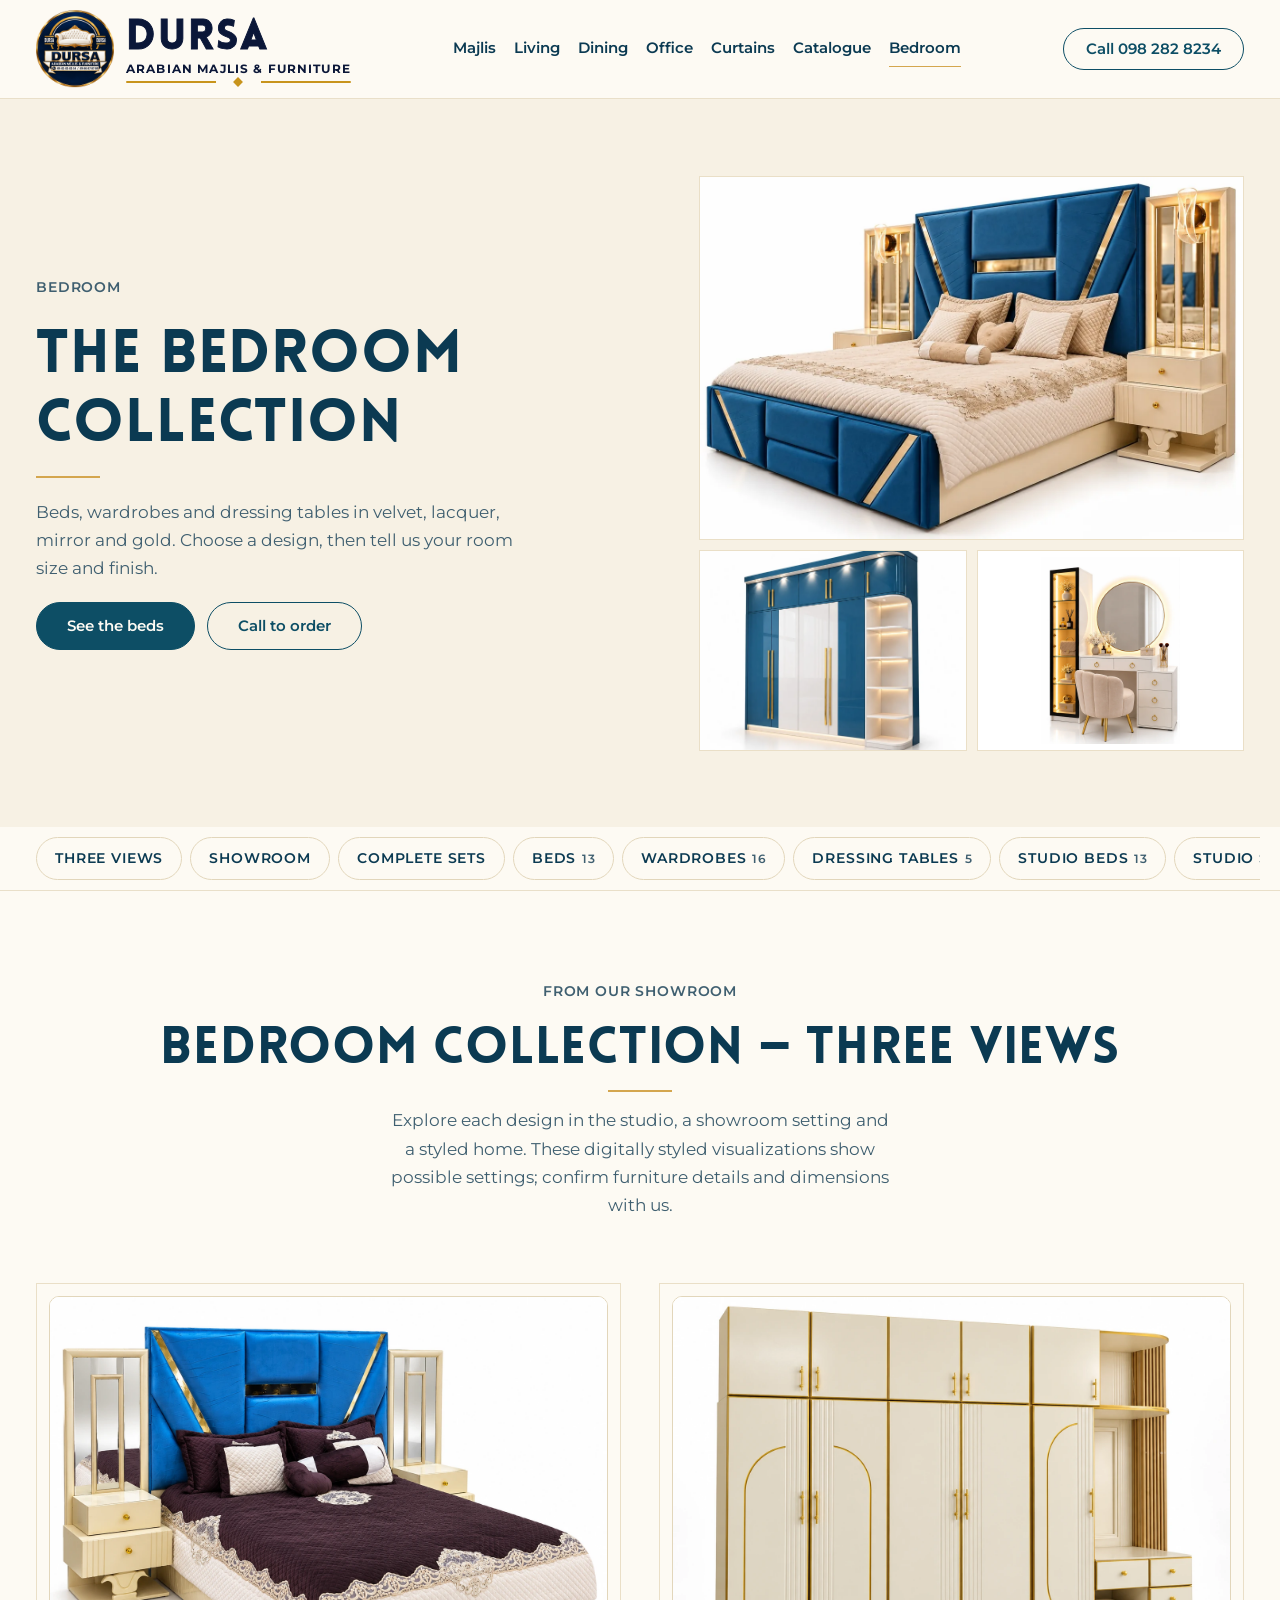
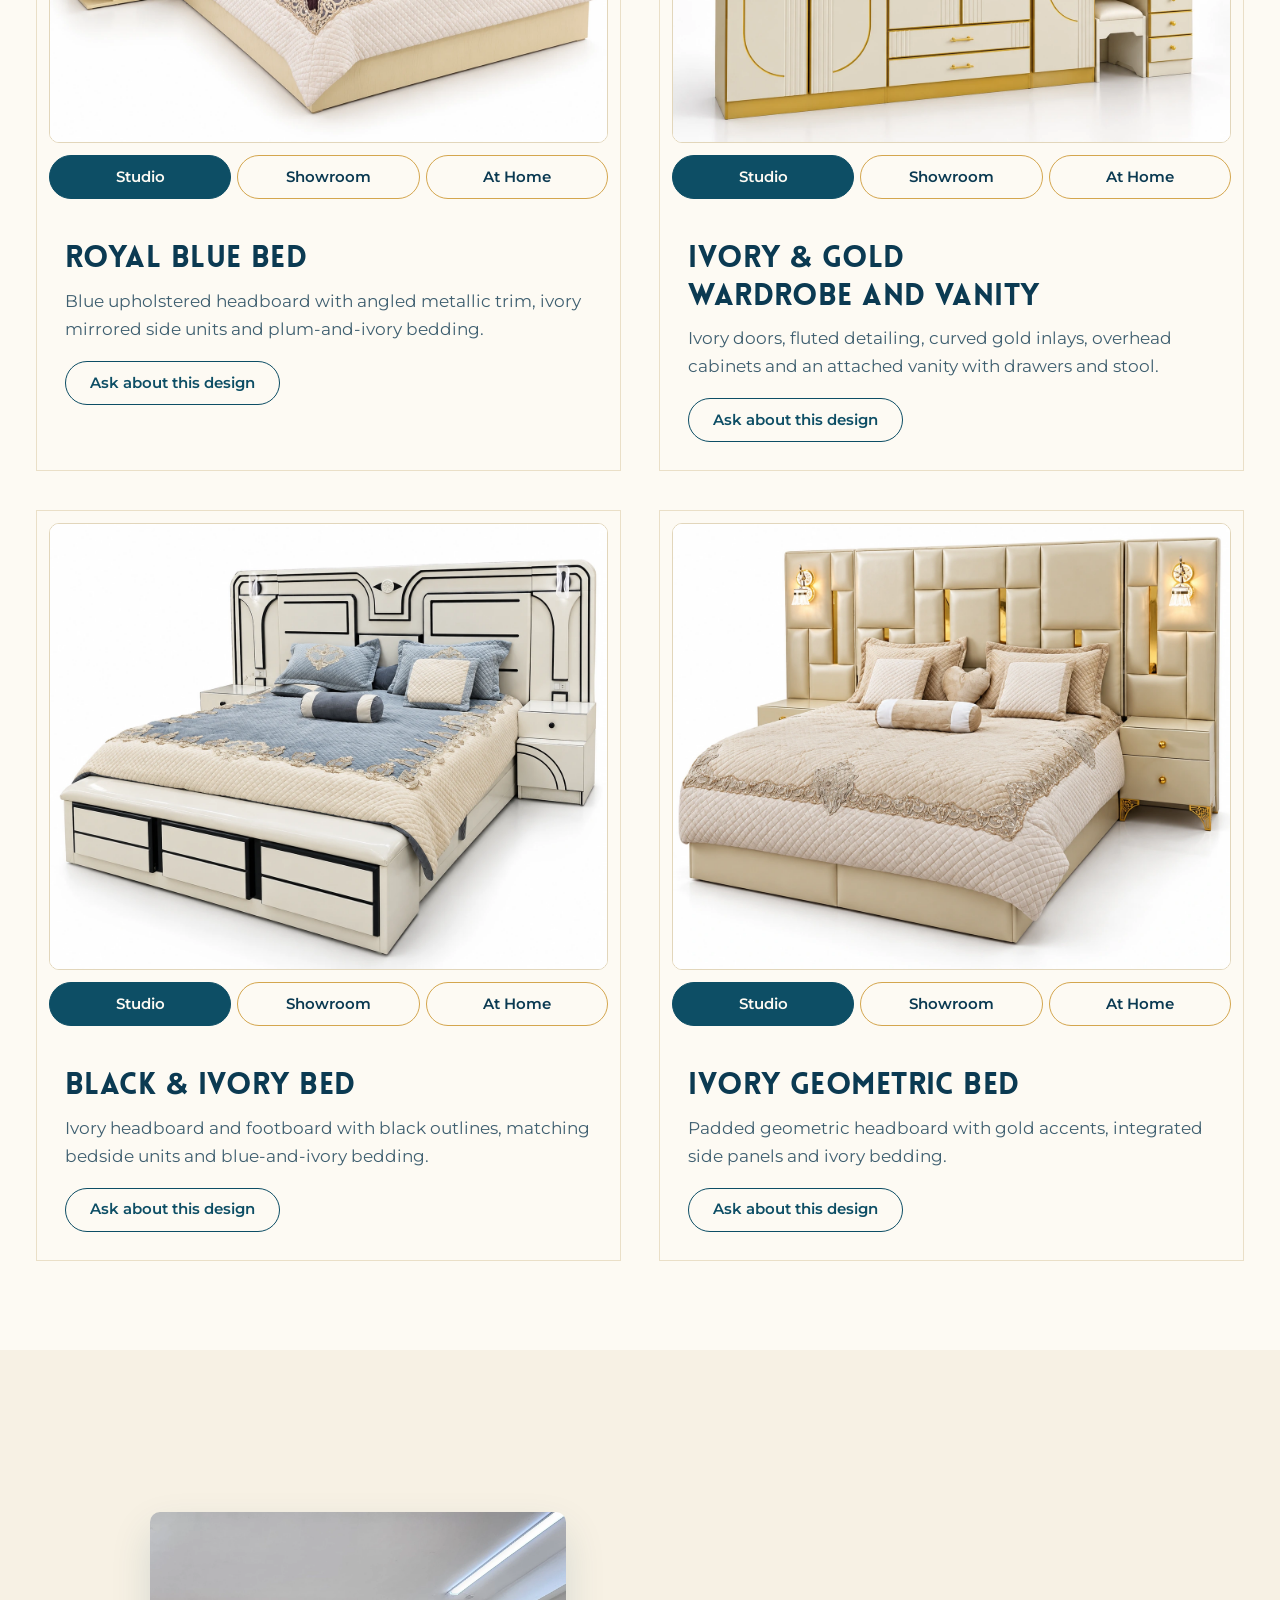
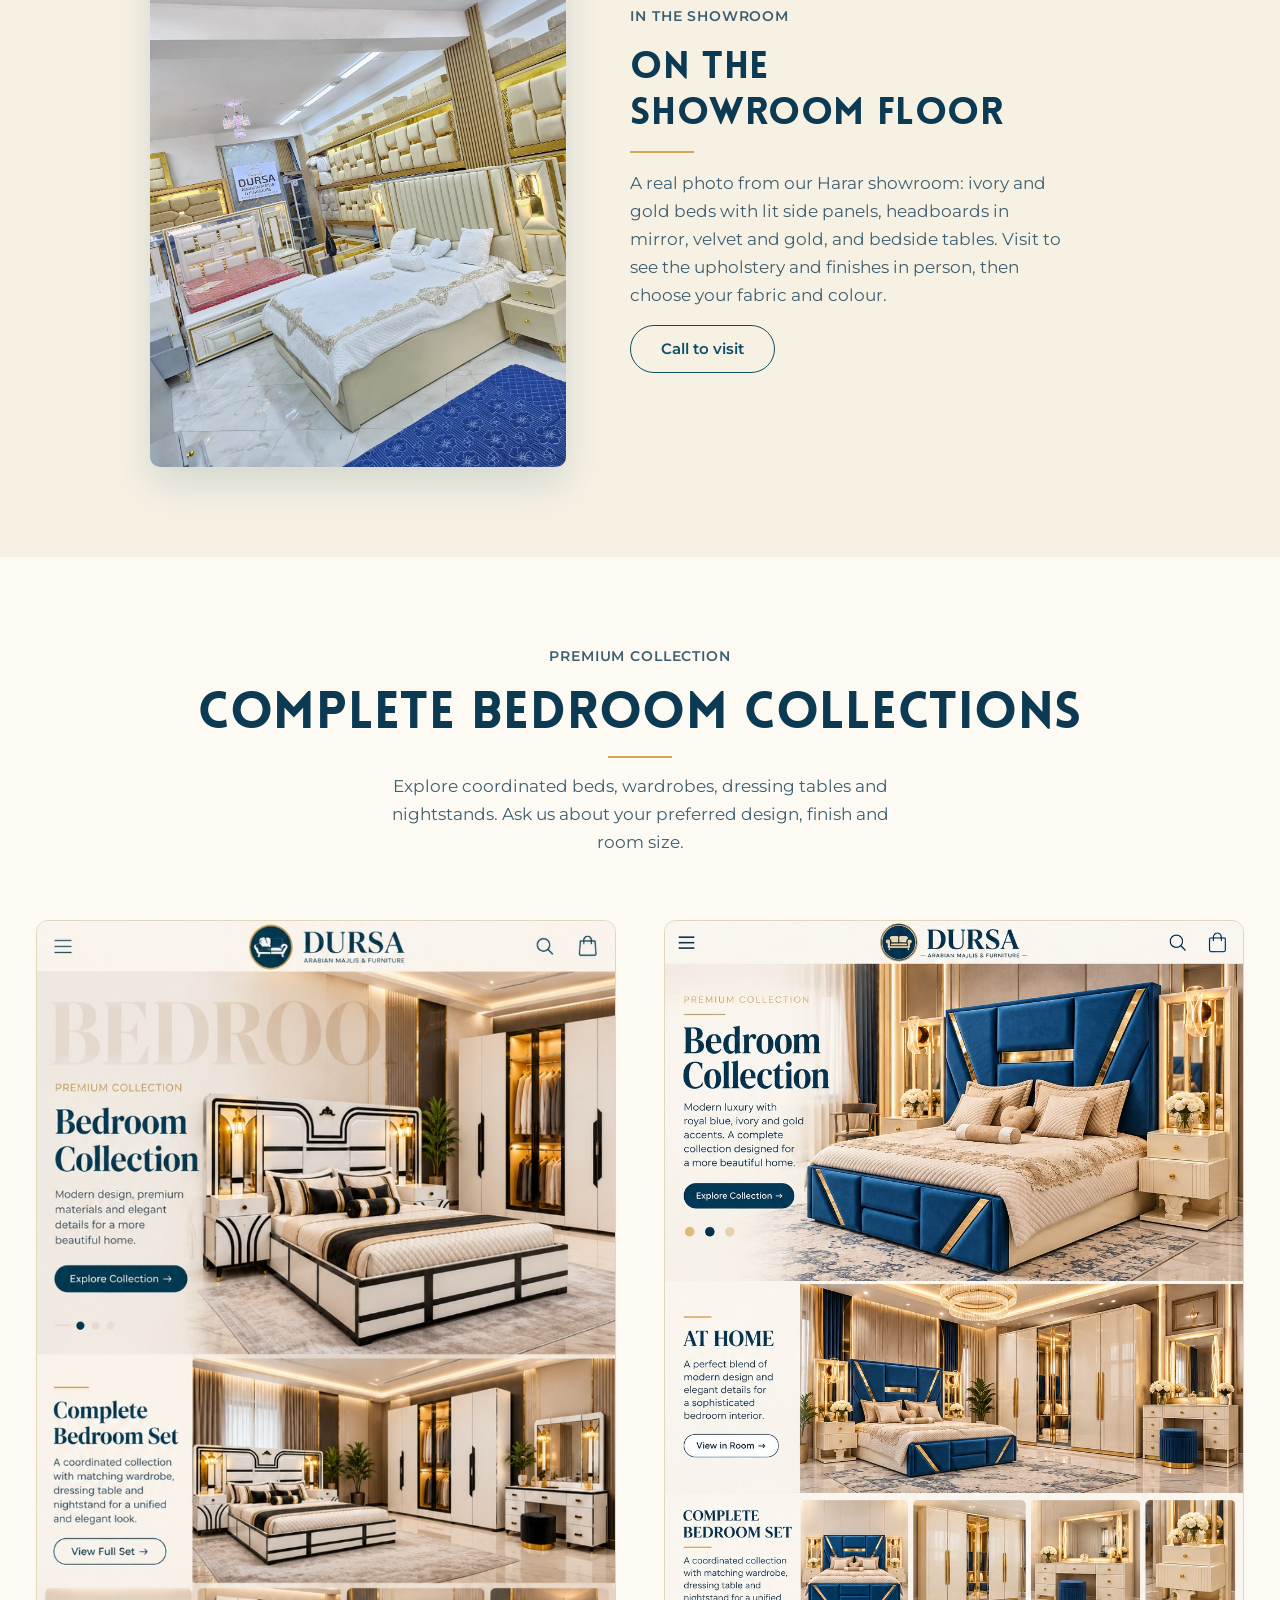
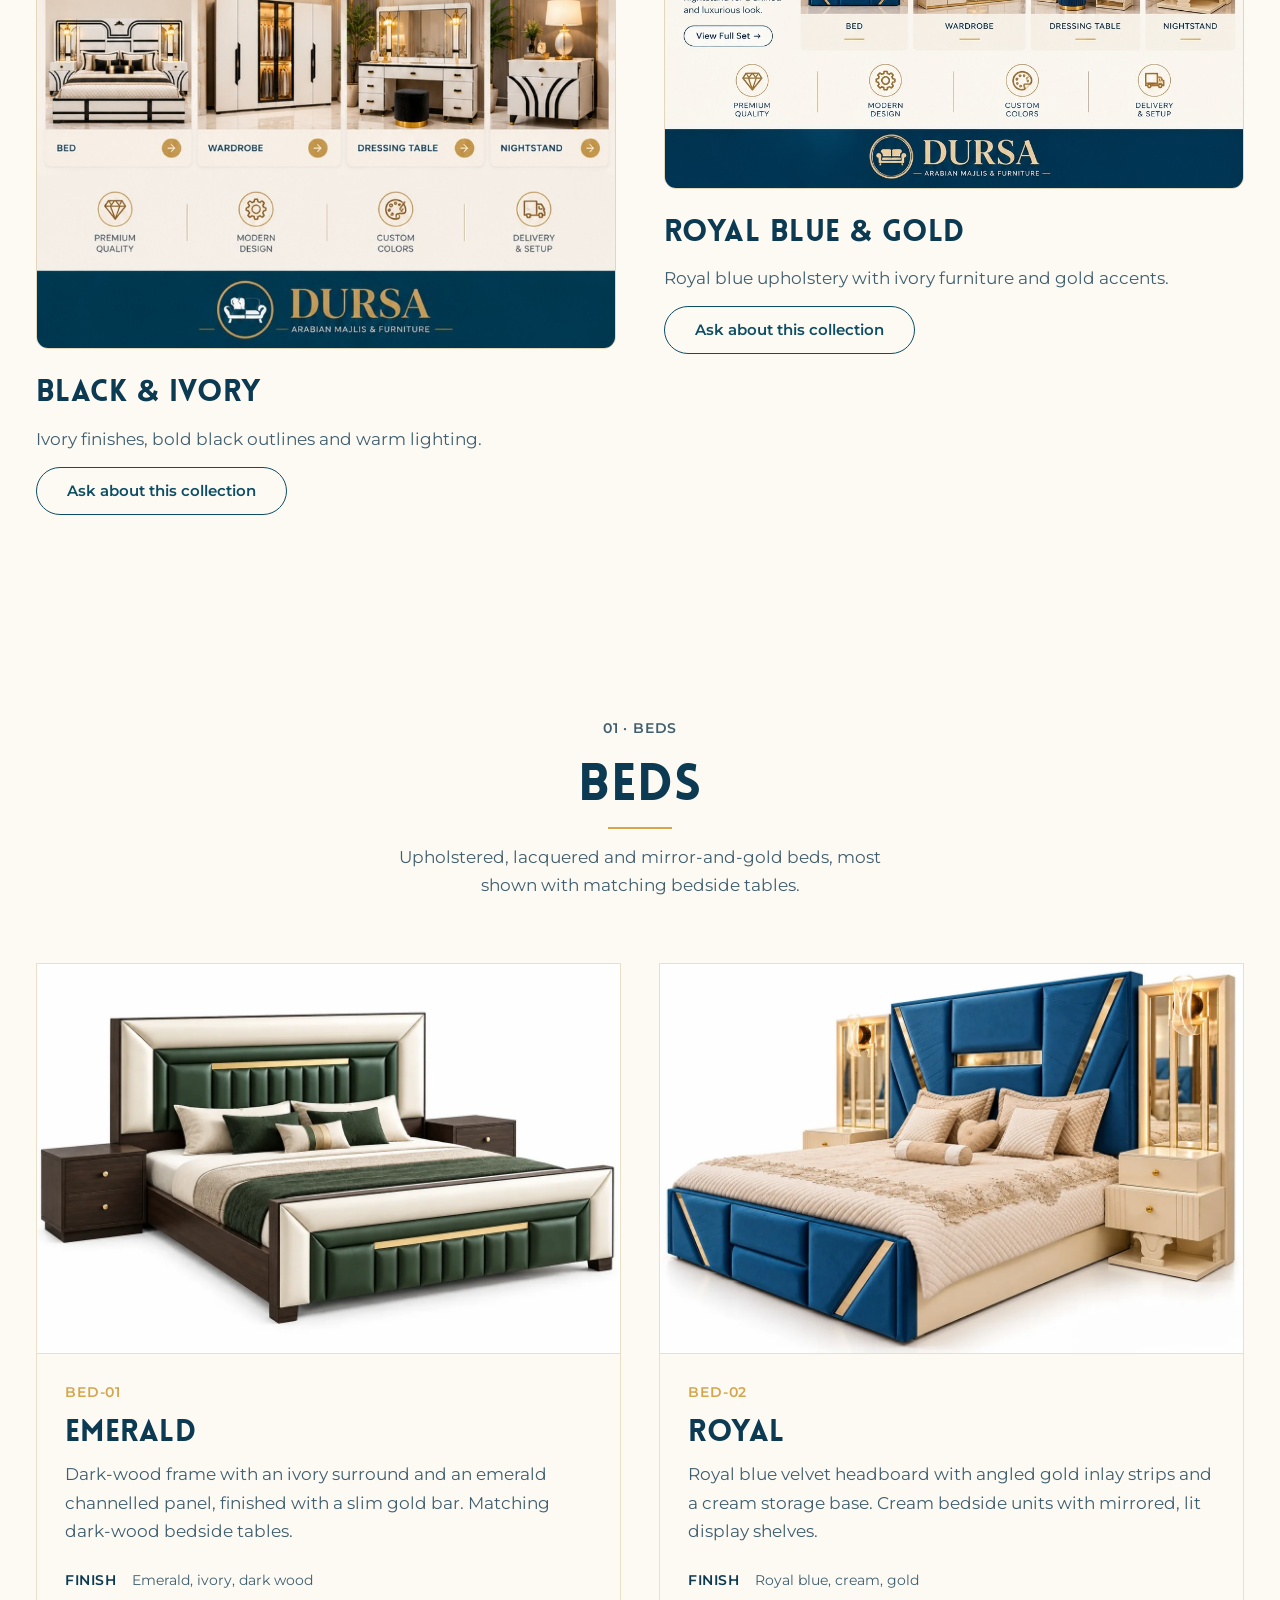
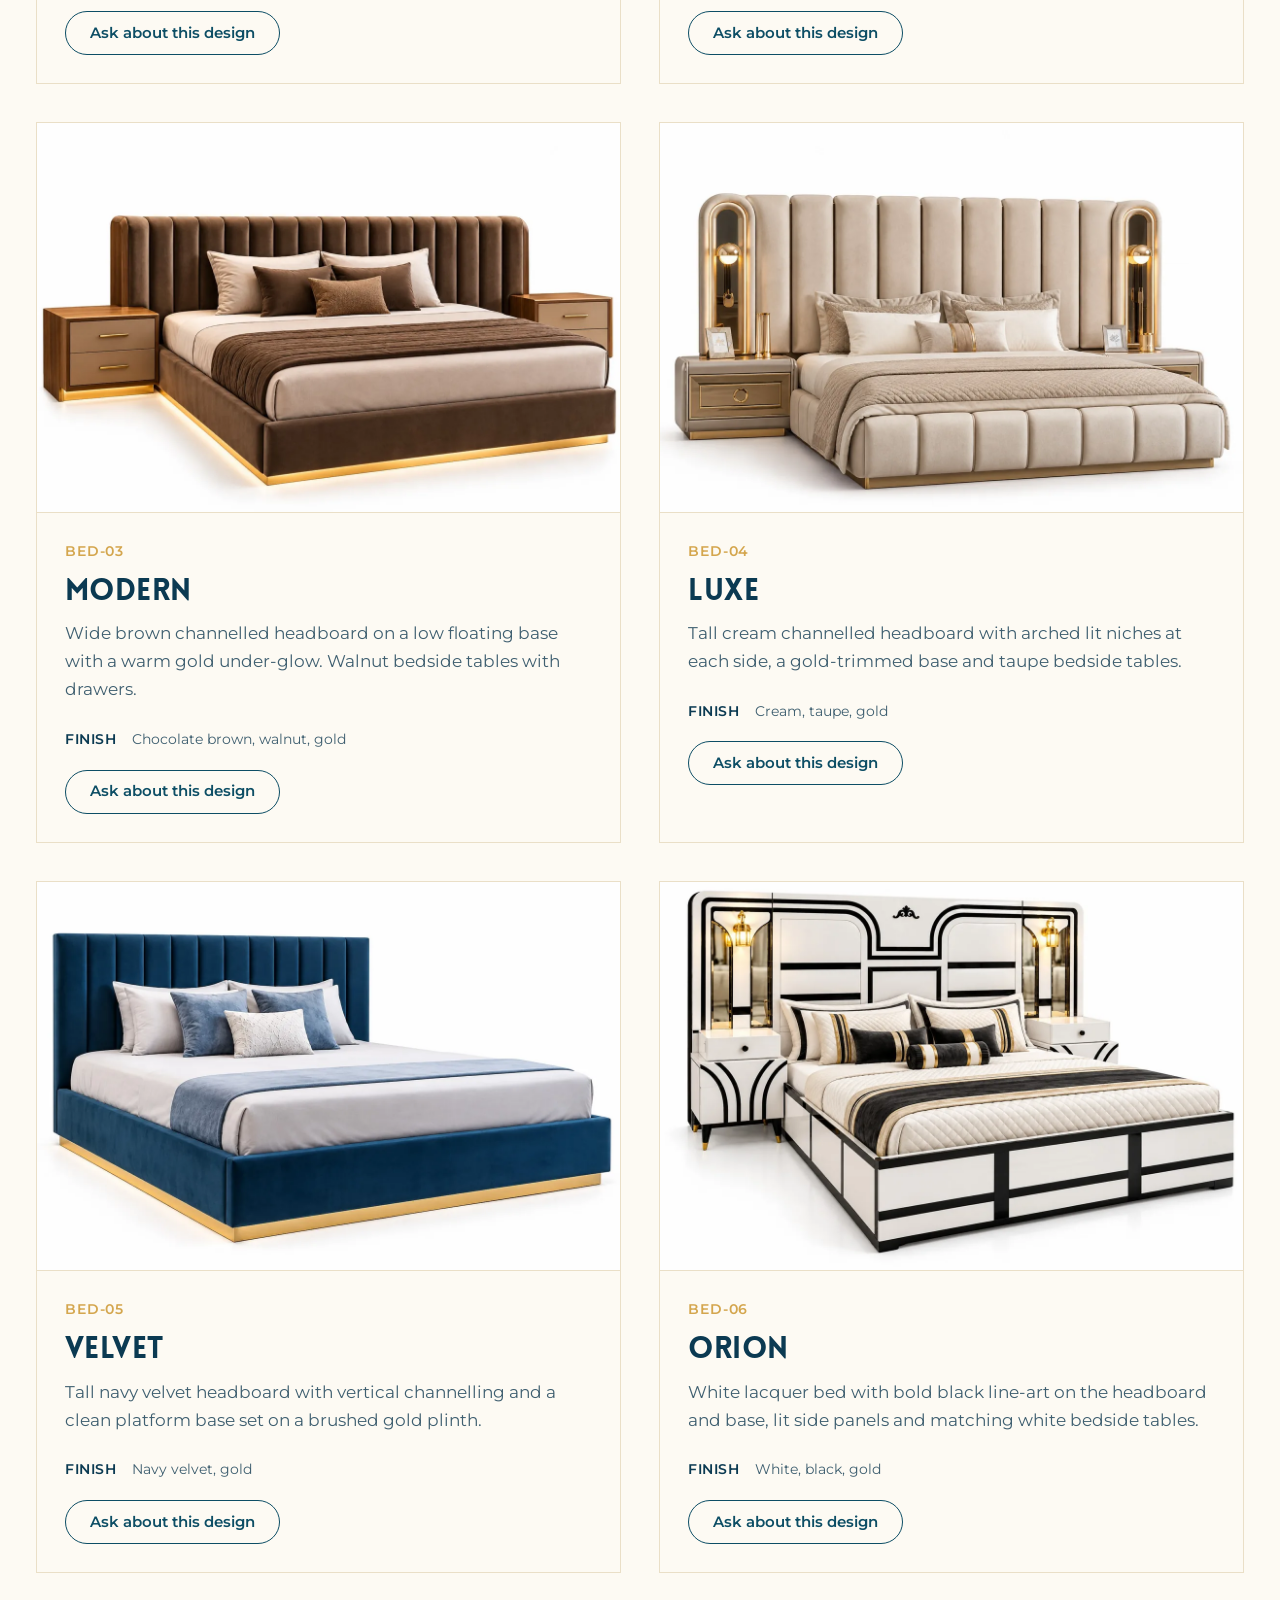
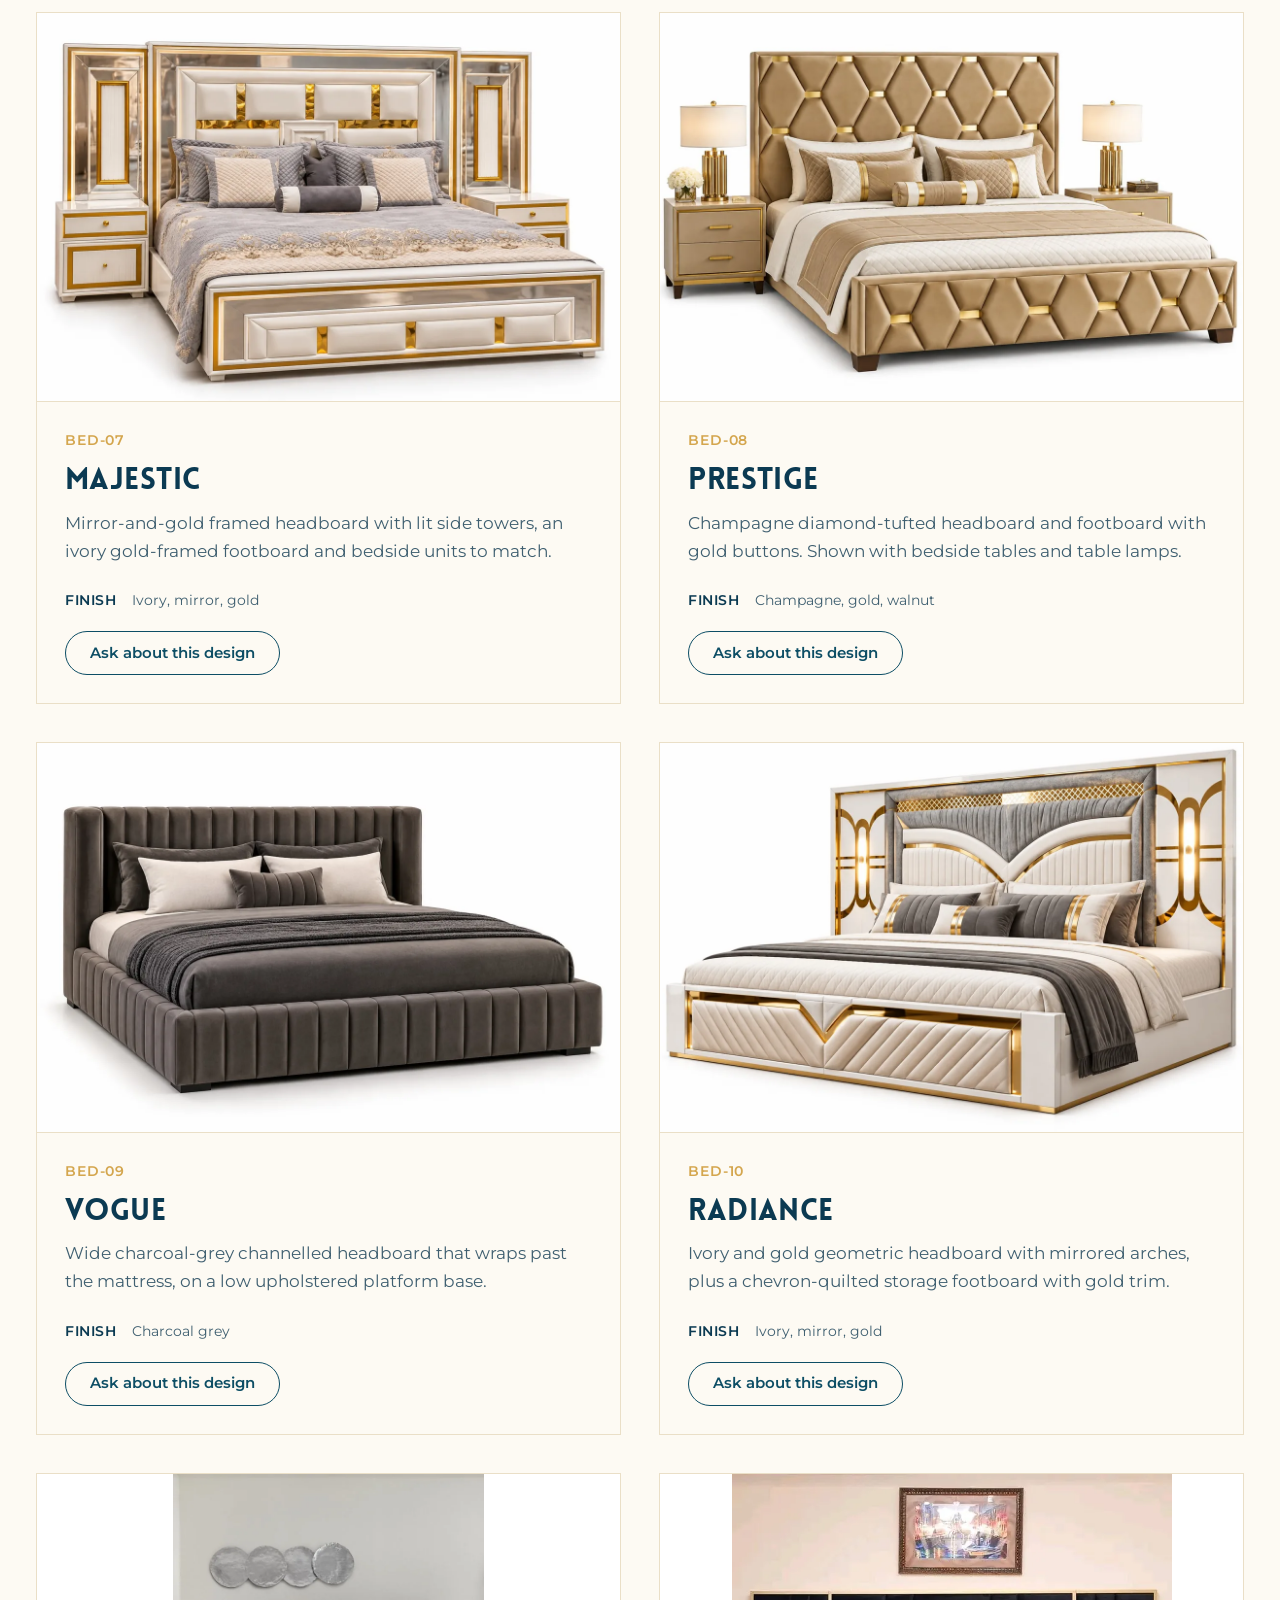
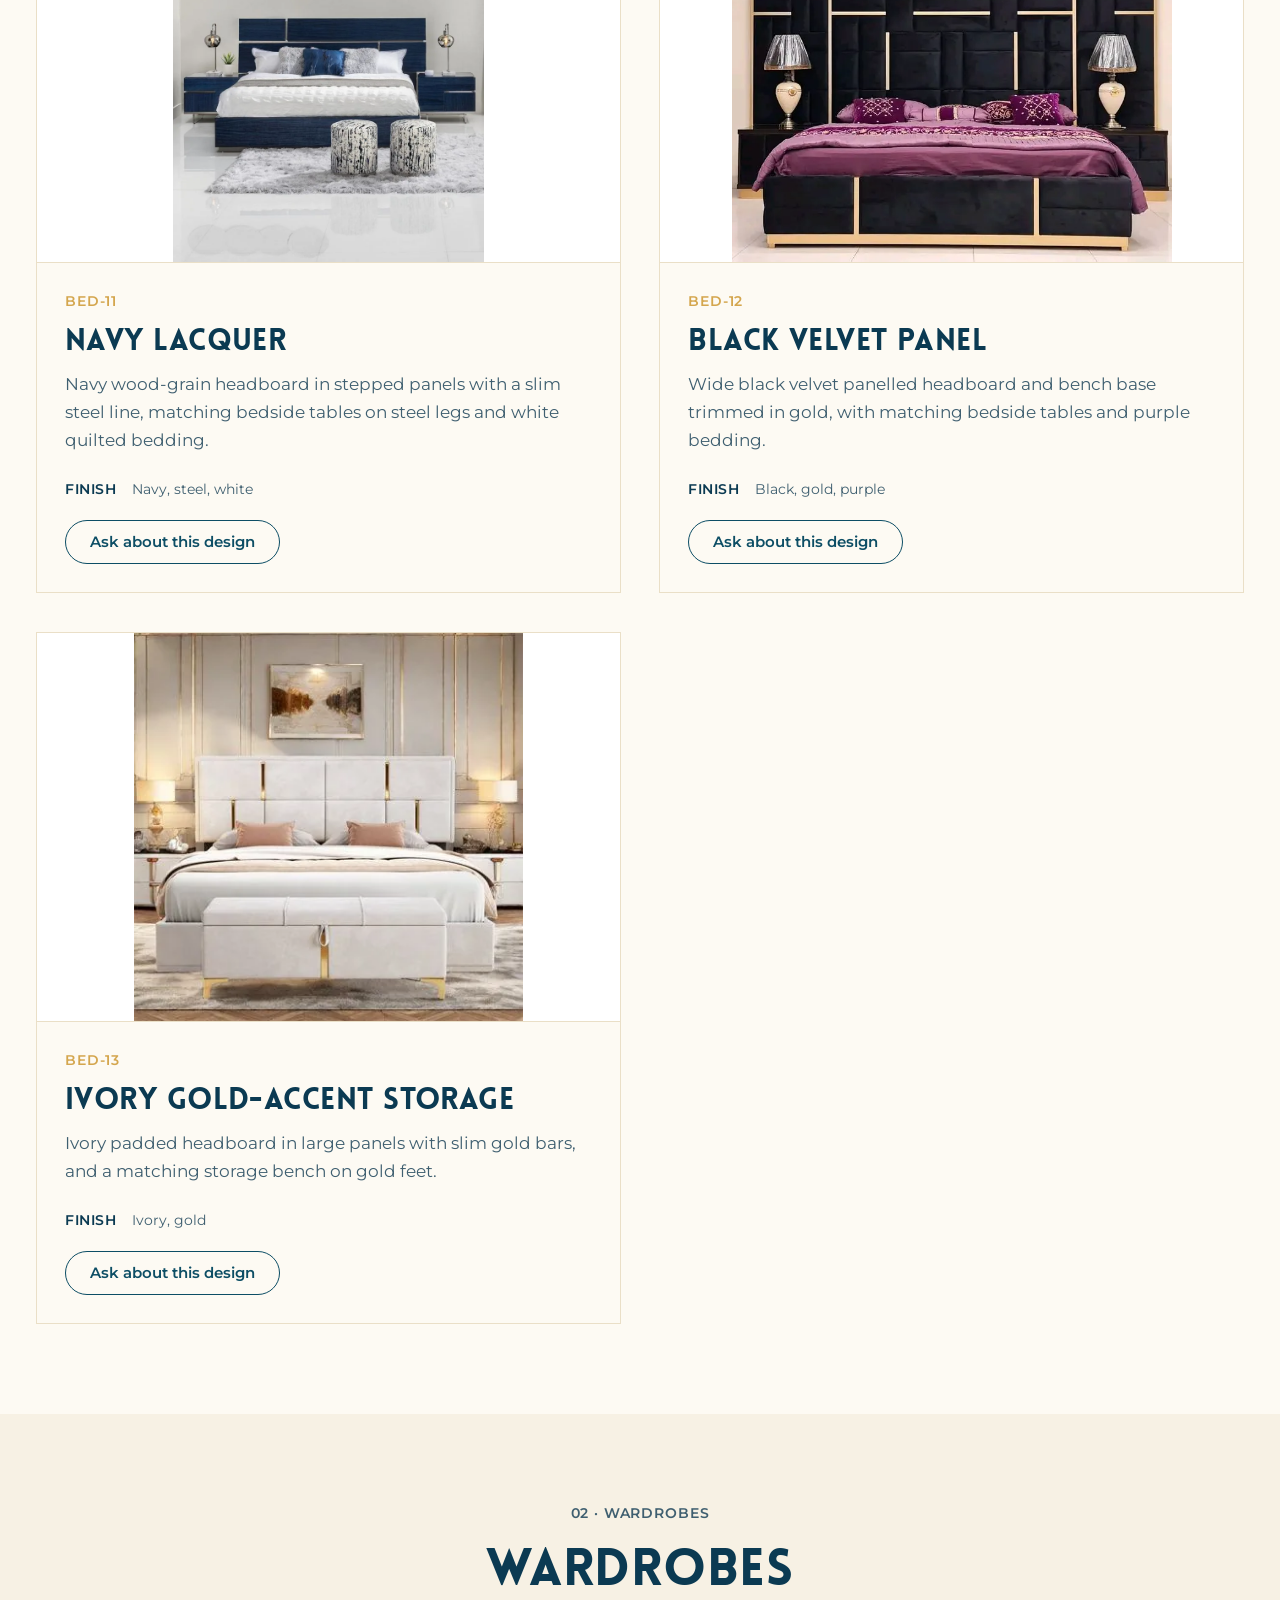
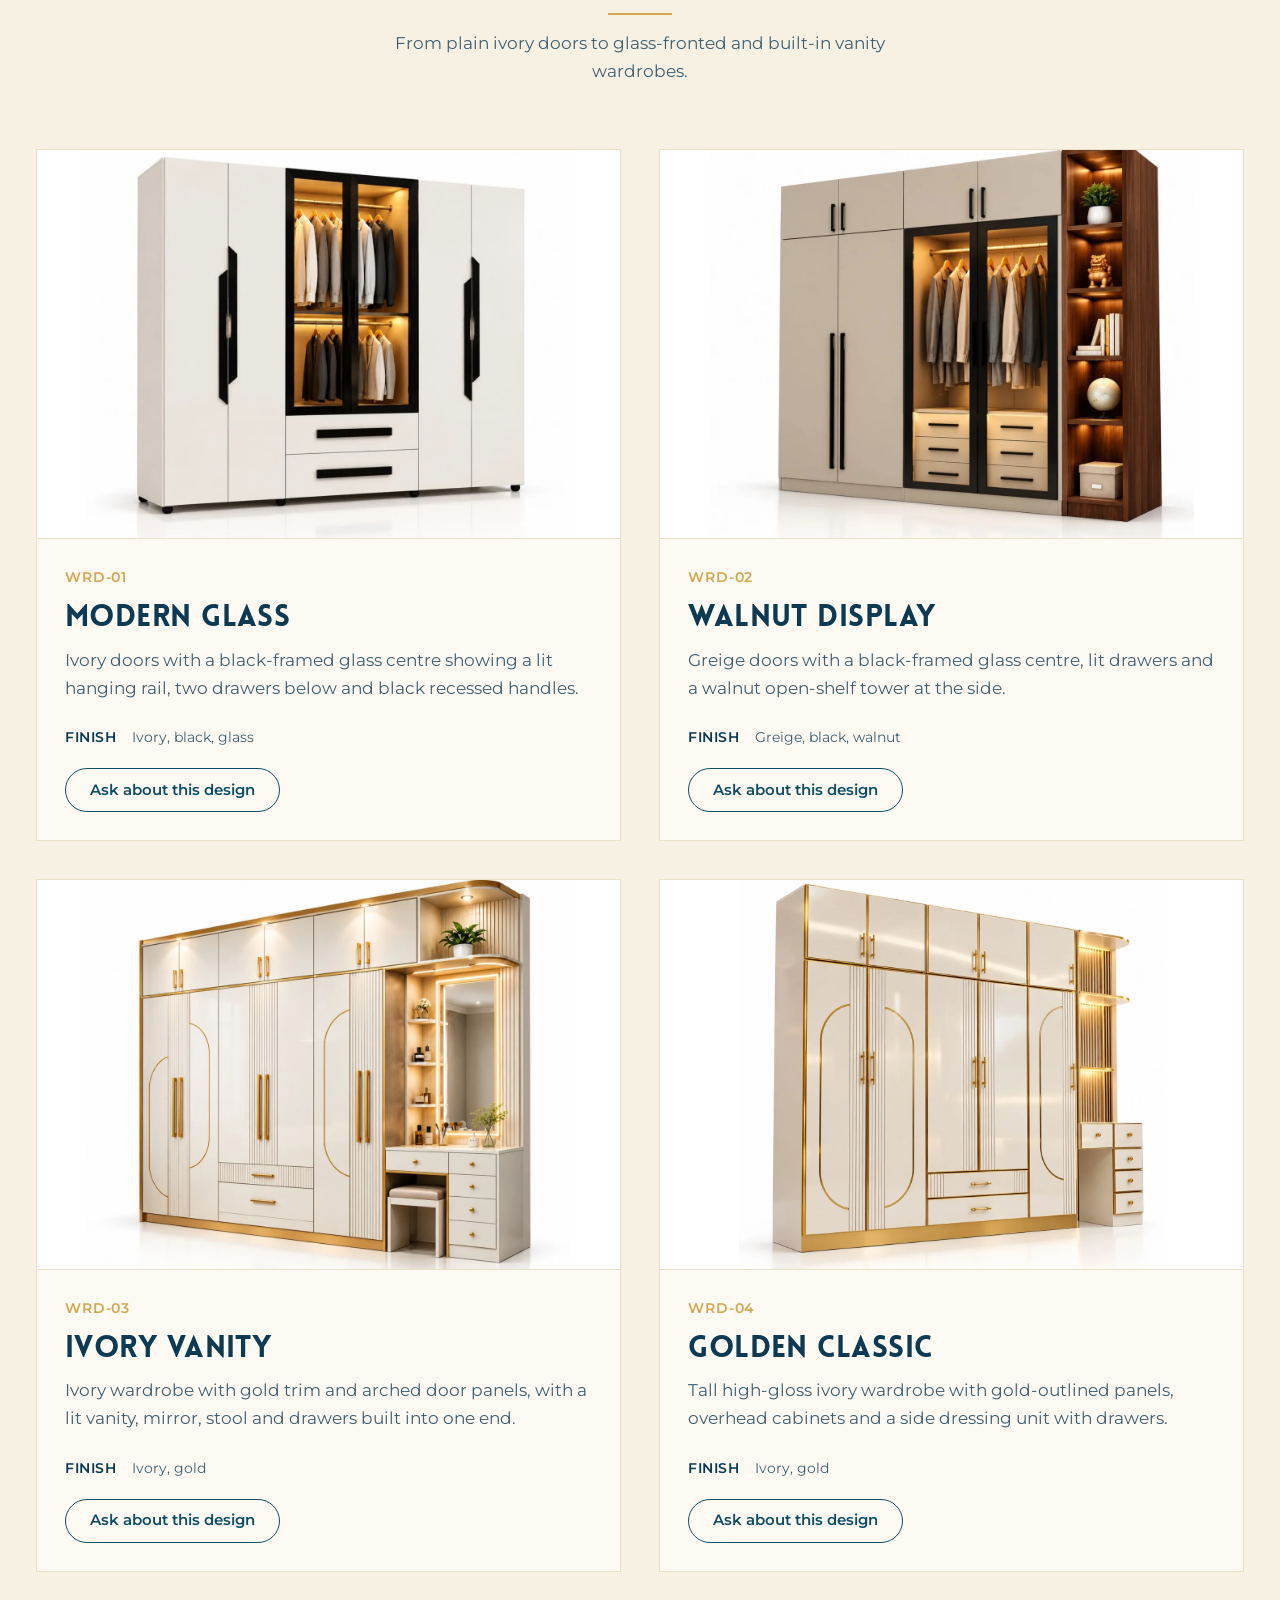
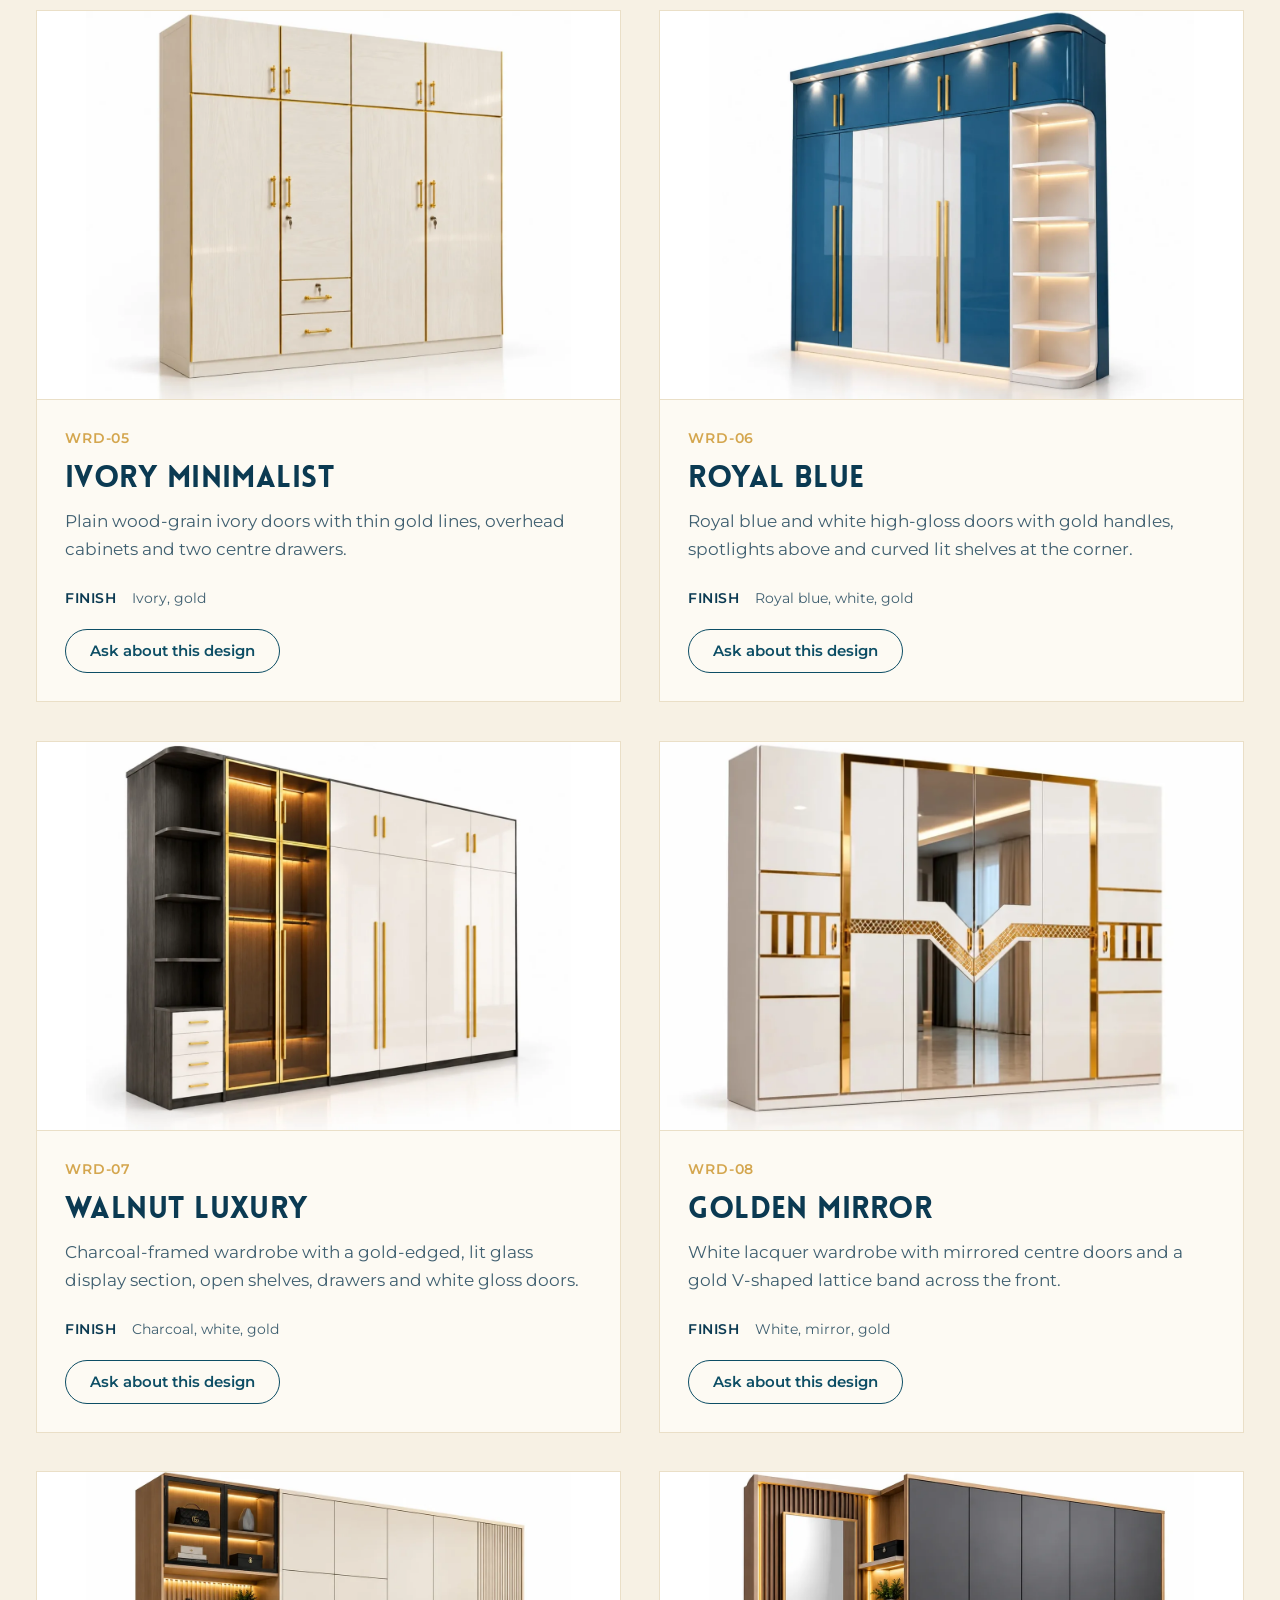
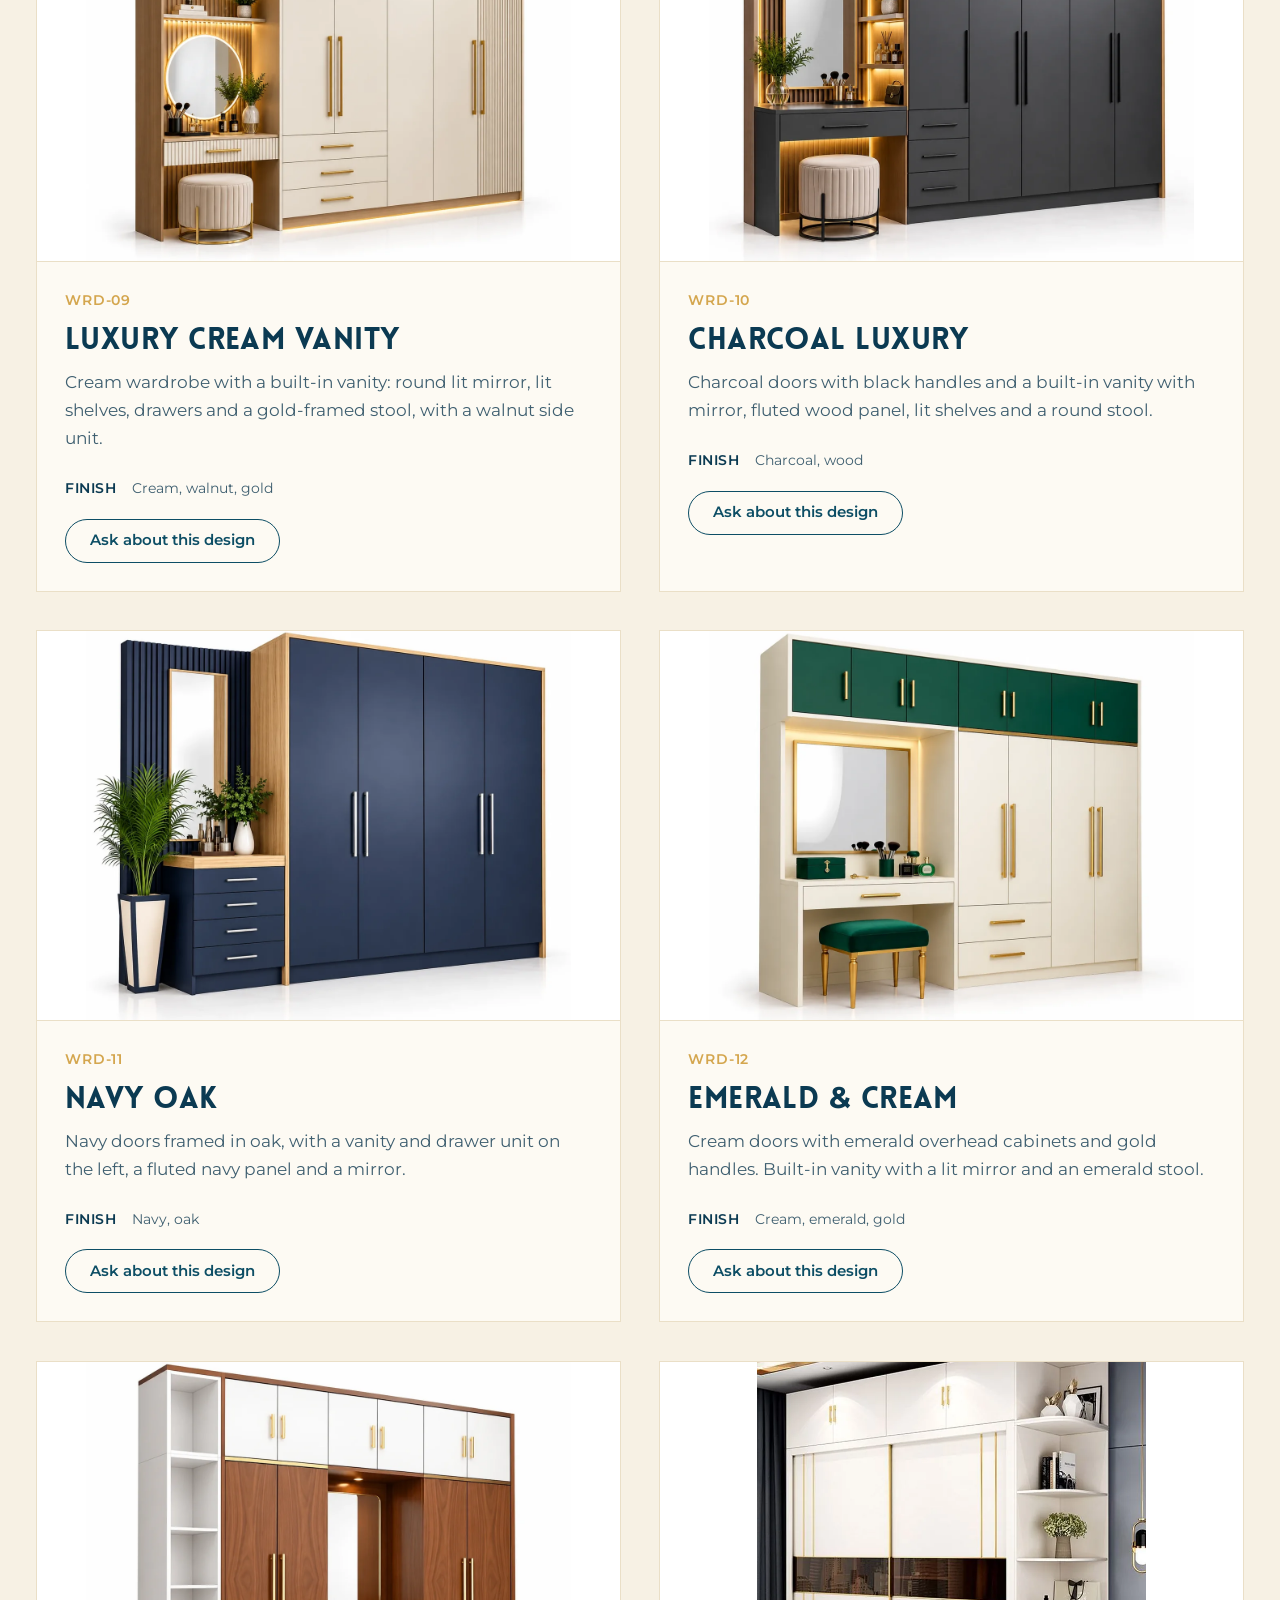
<file: bedroom.html>
<!doctype html>
<html lang="en">
<head>
<meta charset="utf-8">
<meta name="viewport" content="width=device-width,initial-scale=1,viewport-fit=cover">
<meta name="description" content="DURSA bedroom collection, Harar, Ethiopia: 13 beds, 16 wardrobes and 5 dressing tables. Call 098 282 8234.">
<meta name="theme-color" content="#05445c">
<link rel="icon" type="image/png" sizes="32x32" href="dursa-icon-32.png">
<link rel="apple-touch-icon" sizes="180x180" href="dursa-icon-180.png">
<link rel="manifest" href="site.webmanifest">
<title>Bedroom Collection | DURSA</title>
<link rel="preload" href="lovelo-black.woff2" as="font" type="font/woff2" crossorigin>
<link rel="preload" href="montserrat-400.woff" as="font" type="font/woff" crossorigin>
<link rel="preload" href="montserrat-600.woff" as="font" type="font/woff" crossorigin>
<style>
/* Layout: ivory showroom pages. Hero = ghost word + product left, copy right. Split rows, full-bleed "At Home" shots, teal footer band. */
:root{
  --ivory:#fdfaf3;
  --ivory-2:#f7f1e4;
  --ghost:#f1eadb;
  --teal:#0d4e65;
  --teal-deep:#05445c;
  --gold:#cca971;
  --gold-line:#d4a64e;
  --ink:#0b3a52;
  --ink-soft:#3f5f70;
  --display:"Playfair Display","Didot","Bodoni 72",Georgia,serif;
  --body:"Jost","Avenir Next","Segoe UI",system-ui,sans-serif;
  color-scheme:light;
}
*{box-sizing:border-box}
html{scroll-behavior:smooth;scroll-padding-top:84px}
body{margin:0;background:var(--ivory);color:var(--ink);font-family:var(--body);font-size:1rem;line-height:1.6;-webkit-font-smoothing:antialiased}
img{display:block;max-width:100%;height:auto}
a{color:inherit}
h1,h2,h3{font-family:var(--display);font-weight:600;letter-spacing:-.02em;line-height:1.05;margin:0;text-wrap:balance;color:var(--ink)}
p{margin:0}
:focus-visible{outline:2px solid var(--gold-line);outline-offset:3px}
.wrap{max-width:1240px;margin-inline:auto;padding-left:max(16px,env(safe-area-inset-left,0px));padding-right:max(16px,env(safe-area-inset-right,0px))}
.rule{display:block;width:64px;height:2px;background:var(--gold-line);border:0;margin:0}
.eyebrow{font-size:.72rem;letter-spacing:.28em;text-transform:uppercase;font-weight:500;color:var(--ink-soft)}

/* buttons */
.pill{display:inline-flex;align-items:center;justify-content:center;gap:.6em;min-height:48px;padding:0 30px;border:1.5px solid var(--teal);border-radius:999px;background:transparent;color:var(--teal);font:500 .95rem/1 var(--body);text-decoration:none;cursor:pointer;transition:background .2s,color .2s}
.pill:hover{background:var(--teal);color:var(--ivory)}
.pill.solid{background:var(--teal);color:var(--ivory)}
.pill.solid:hover{background:var(--teal-deep)}
.pill.gold{border-color:var(--gold);color:var(--ivory)}
.pill.gold:hover{background:var(--gold);color:var(--teal-deep)}


/* landing */
.landing{position:relative;background:var(--teal-deep);color:var(--ivory);overflow:hidden}
.landing picture,.landing img{display:block;width:100%}
.landing img{height:clamp(600px,90vh,840px);object-fit:cover;object-position:center 48%}
.landing::after{content:"";position:absolute;inset:0;background:linear-gradient(180deg,rgba(5,68,92,0) 42%,rgba(5,68,92,.72) 76%,rgba(5,68,92,.95) 100%)}
.landing .copy{position:absolute;z-index:2;left:0;right:0;bottom:0}
.landing .copy .wrap{padding-block:clamp(28px,5vw,64px);display:grid;gap:18px;justify-items:start}
.landing h1{color:var(--ivory);font-size:clamp(2.4rem,6vw,5rem);max-width:15ch;text-shadow:0 2px 24px rgba(5,68,92,.35)}
.landing .eyebrow{color:#f6e3bd;text-shadow:0 1px 12px rgba(5,68,92,.8);background:rgba(5,68,92,.55);padding:6px 12px}
.landing p.lede{max-width:44ch;color:#e6eef1;font-size:clamp(1rem,1.6vw,1.2rem)}
.landing .cta{display:flex;flex-wrap:wrap;gap:12px;margin-top:6px}
.pill.ivory{background:var(--ivory);border-color:var(--ivory);color:var(--teal-deep)}
.pill.ivory:hover{background:var(--gold);border-color:var(--gold);color:var(--teal-deep)}
.pill.ghost{border-color:rgba(253,250,243,.7);color:var(--ivory)}
.pill.ghost:hover{background:rgba(253,250,243,.14);color:var(--ivory)}
.facts{background:var(--teal-deep);border-top:1px solid rgba(204,169,113,.35)}
.facts .wrap{display:flex;flex-wrap:wrap;gap:8px 36px;padding-block:16px;font-size:.78rem;letter-spacing:.16em;text-transform:uppercase;color:#cfe0e6;justify-content:center}
.facts span b{color:var(--gold);font-weight:500;margin-right:.5em}
@media (max-width:640px){.landing img{height:640px;object-position:center 40%}.landing::after{background:linear-gradient(180deg,rgba(5,68,92,0) 34%,rgba(5,68,92,.78) 66%,rgba(5,68,92,.96) 100%)}.facts .wrap{justify-content:flex-start;gap:6px 24px;font-size:.7rem}}

/* header */
.topbar{position:sticky;top:env(safe-area-inset-top,0px);z-index:20;background:rgba(253,250,243,.94);backdrop-filter:blur(8px);border-bottom:1px solid #e9dfc9}
body::before{content:"";position:fixed;inset:0 0 auto;height:env(safe-area-inset-top,0px);z-index:30;background:var(--ivory)}
.topbar .wrap{display:grid;grid-template-columns:1fr auto 1fr;align-items:center;min-height:80px;gap:16px}
.nav{display:flex;gap:28px;font-size:.9rem;font-weight:500}
.nav a{text-decoration:none;padding:6px 0;border-bottom:1.5px solid transparent}
.nav a:hover{border-bottom-color:var(--gold-line)}
.menu-btn{display:none;width:44px;height:44px;border:0;background:none;color:var(--ink);cursor:pointer;padding:0}
.menu-btn svg{width:28px;height:28px}
.brand{display:flex;align-items:center;gap:12px;text-decoration:none}
.brand img{width:54px;height:54px;border-radius:50%}
.brand-text{display:flex;flex-direction:column;line-height:1}
.brand-name{font-family:var(--display);font-weight:700;font-size:2.15rem;letter-spacing:-.01em;color:var(--teal)}
.brand-tag{font-size:.5rem;letter-spacing:.24em;font-weight:500;color:var(--teal);margin-top:4px;white-space:nowrap}
.top-actions{display:flex;justify-content:flex-end}
.top-actions .pill{min-height:42px;padding:0 22px;font-size:.88rem}
.top-actions .pill svg{display:none}
.mobile-nav{display:none}

/* hero blocks */
.hero{position:relative;overflow:hidden;background:var(--ivory)}
.hero .ghost{position:absolute;left:-.04em;top:.02em;font-family:var(--display);font-weight:700;font-size:clamp(6.5rem,19vw,17rem);line-height:.9;letter-spacing:-.03em;color:var(--ghost);pointer-events:none;user-select:none;white-space:nowrap}
.hero .wrap{position:relative;display:grid;grid-template-columns:minmax(0,1.7fr) minmax(0,1fr);align-items:center;gap:clamp(16px,4vw,64px);padding-block:clamp(40px,6vw,88px)}
.hero figure{margin:0}
.hero figure img{width:100%;mix-blend-mode:multiply;-webkit-mask-image:linear-gradient(to right,transparent,#000 7%,#000 93%,transparent),linear-gradient(to bottom,transparent,#000 9%,#000 91%,transparent);-webkit-mask-composite:source-in;mask-image:linear-gradient(to right,transparent,#000 7%,#000 93%,transparent),linear-gradient(to bottom,transparent,#000 9%,#000 91%,transparent);mask-composite:intersect}
.hero-copy{display:flex;flex-direction:column;gap:20px;align-items:flex-start}
.hero-copy h1,.hero-copy h2{font-size:clamp(2.4rem,4.6vw,4rem)}
.hero-copy p{color:var(--ink-soft);max-width:30ch;font-size:1.05rem}
.swatches{display:flex;align-items:center;gap:12px;font-size:.95rem;color:var(--ink-soft)}
.sw{width:42px;height:42px;border-radius:50%;border:1px solid #e0d5bd;flex:none}
.sw.ivory{background:#efe6d6}.sw.teal{background:var(--teal)}.sw.char{background:#34363a}
.swatch-row{display:flex;flex-direction:column;gap:10px}
.swatch-row .dots{display:flex;gap:12px}

/* split rows */
.split{background:var(--ivory)}
.split .wrap{display:grid;grid-template-columns:minmax(0,1fr) minmax(0,2fr);align-items:center;gap:clamp(20px,4vw,56px);padding-block:clamp(24px,4vw,56px)}
.split.flip .wrap{grid-template-columns:minmax(0,2fr) minmax(0,1fr)}
.split.flip .split-copy{order:2}
.split-copy{display:flex;flex-direction:column;gap:18px}
.split-copy h2{font-size:clamp(1.9rem,3.2vw,2.8rem);text-transform:uppercase;letter-spacing:-.01em;line-height:1.02}
.split-copy p{color:var(--ink-soft);max-width:26ch;font-size:1.05rem}
.split figure{margin:0;overflow:hidden}
.split figure img{width:100%;aspect-ratio:16/10;object-fit:cover}

/* at home */
.athome{position:relative;margin:0}
.athome img{width:100%;aspect-ratio:16/8;object-fit:cover;object-position:center 60%}
.athome img.tall-m{aspect-ratio:16/9}
.tag{position:absolute;top:clamp(16px,3vw,40px);left:0;background:var(--ivory);padding:18px 28px 14px max(24px,env(safe-area-inset-left,0px));font-size:.8rem;letter-spacing:.3em;font-weight:500;text-transform:uppercase;color:var(--ink)}
.tag::after{content:"";display:block;width:56px;height:2px;background:var(--gold-line);margin:7px auto 0 0}

/* dining tiles */
.tiles{display:grid;grid-template-columns:1fr 1fr;gap:8px;background:var(--ivory)}
.tile{position:relative;margin:0}
.tile img{width:100%;aspect-ratio:5/4;object-fit:cover}
.tile figcaption{position:absolute;top:0;left:0;padding:22px 26px;font-family:var(--display);font-weight:600;font-size:clamp(1rem,2vw,1.5rem);letter-spacing:.02em;text-transform:uppercase;color:var(--ink);background:linear-gradient(180deg,rgba(253,250,243,.85),rgba(253,250,243,0));width:100%}
.tile figcaption::before{content:"";display:block;width:52px;height:2px;background:var(--gold-line);margin-bottom:10px}

/* catalogue */
.catalogue{background:var(--ivory-2);padding-block:clamp(56px,8vw,112px)}
.sec-head{display:flex;flex-direction:column;gap:14px;align-items:center;text-align:center;margin-bottom:clamp(32px,5vw,64px)}
.sec-head h2{font-size:clamp(2.2rem,5vw,3.8rem)}
.sec-head .rule{margin-inline:auto}
.sec-head p{color:var(--ink-soft);max-width:46ch}
.item{display:grid;grid-template-columns:minmax(0,1fr) minmax(0,2fr);gap:clamp(20px,4vw,56px);align-items:center;padding-block:clamp(24px,3vw,40px);border-top:1px solid #e2d6bb}
.item:nth-child(even){grid-template-columns:minmax(0,2fr) minmax(0,1fr)}
.item:nth-child(even) .item-copy{order:2}
.item-copy{display:flex;flex-direction:column;gap:14px;align-items:flex-start}
.code{font-family:var(--display);font-weight:700;font-size:clamp(2.4rem,4vw,3.4rem);line-height:1;color:var(--ink)}
.item-copy h3{font-family:var(--body);font-weight:400;font-size:1.25rem;letter-spacing:0;color:var(--ink-soft)}
.item figure{margin:0}
.item figure img{width:100%;mix-blend-mode:multiply}

/* bedroom */
.bedroom{background:var(--ivory);padding-block:clamp(56px,8vw,112px)}
.pair{display:grid;grid-template-columns:1fr 1fr;gap:clamp(16px,3vw,40px)}
.grid3{display:grid;grid-template-columns:repeat(3,minmax(0,1fr));gap:clamp(24px,3vw,40px) clamp(16px,2.4vw,32px)}
@media (max-width:980px){.grid3{grid-template-columns:1fr 1fr}}
@media (max-width:640px){.grid3{grid-template-columns:1fr}}
.card .img img{aspect-ratio:4/3}
.card.cut .img{background:var(--ivory-2)}
.card.cut img{mix-blend-mode:multiply;object-fit:contain;aspect-ratio:4/3}
.more-head{margin:clamp(40px,6vw,72px) 0 28px;display:flex;flex-direction:column;gap:12px;align-items:flex-start}
.more-head h3{font-size:clamp(1.6rem,3vw,2.2rem)}
.curtains{background:var(--ivory);padding-block:clamp(56px,8vw,112px)}
.cfeature{display:grid;grid-template-columns:minmax(0,5fr) minmax(0,6fr);gap:clamp(24px,5vw,72px);align-items:center;max-width:980px;margin-inline:auto}
.cfeature figure{margin:0}
.cfeature img{width:100%;box-shadow:0 18px 40px rgba(5,68,92,.14)}
.cfeature-copy{display:flex;flex-direction:column;gap:16px;align-items:flex-start}
.cfeature-copy h3{font-size:clamp(1.8rem,3vw,2.6rem)}
.cfeature-copy p{color:var(--ink-soft);max-width:40ch}
.cfeature-copy .fine{font-size:.9rem}
@media (max-width:760px){.cfeature{grid-template-columns:1fr}.cfeature figure{max-width:460px}}
.gallery{background:var(--ivory-2);padding-block:clamp(56px,8vw,112px)}
.mosaic{display:grid;grid-template-columns:1fr 1fr;gap:clamp(8px,1.4vw,16px)}
.mosaic figure{margin:0;position:relative;overflow:hidden}
.mosaic figure.wide{grid-column:1/-1}
.mosaic img{width:100%;height:100%;aspect-ratio:4/3;object-fit:cover}
.mosaic figure.wide img{aspect-ratio:16/8}
.mosaic figcaption{position:absolute;left:0;bottom:0;padding:12px 18px;background:rgba(253,250,243,.92);font-size:.78rem;letter-spacing:.16em;text-transform:uppercase;font-weight:500;color:var(--ink)}
@media (max-width:640px){.mosaic{grid-template-columns:1fr}.mosaic figure.wide img{aspect-ratio:4/3}}
.card{margin:0;display:flex;flex-direction:column;gap:18px}
.card .img{background:#fff;border:1px solid #eadfc7;display:grid;place-items:center;overflow:hidden}
.card img{width:100%;aspect-ratio:3/2;object-fit:cover}
.card h3{font-size:1.6rem}
.card p{color:var(--ink-soft);max-width:38ch}

/* quote / footer */
.quote{background:var(--teal-deep);color:var(--ivory);padding-block:clamp(56px,8vw,112px)}
.quote .wrap{display:grid;grid-template-columns:minmax(0,1fr) minmax(0,1fr);gap:clamp(32px,6vw,96px)}
.quote h2{color:var(--ivory);font-size:clamp(2.2rem,4.6vw,3.6rem)}
.quote h2 em{font-style:italic;font-weight:500;color:var(--gold)}
.quote .lead{margin-top:22px;color:#cfdbe0;max-width:40ch}
.quote .rule{margin-top:26px}
.details{margin-top:36px;display:grid;gap:0;border-top:1px solid rgba(204,169,113,.4)}
.details div{display:grid;grid-template-columns:96px 1fr;gap:16px;padding:16px 0;border-bottom:1px solid rgba(204,169,113,.4);align-items:baseline}
.details dt{font-size:.68rem;letter-spacing:.18em;text-transform:uppercase;color:var(--gold)}
.details dd{margin:0;overflow-wrap:anywhere}
.details small{display:block;color:#b9cad1;font-size:.82rem}
.details a{text-decoration:none;border-bottom:1px solid rgba(204,169,113,.5)}
form{display:grid;gap:16px;align-content:start}
label{display:grid;gap:6px;font-size:.72rem;letter-spacing:.16em;text-transform:uppercase;color:var(--gold)}
input,select,textarea{width:100%;font:400 1rem/1.4 var(--body);padding:13px 14px;border-radius:10px;border:1px solid rgba(204,169,113,.55);background:rgba(255,255,255,.06);color:var(--ivory);letter-spacing:0;text-transform:none}
select option{color:#0b3a52}
input::placeholder,textarea::placeholder{color:#8fa9b4}
textarea{min-height:110px;resize:vertical}
.msg{display:grid;gap:12px;padding:18px;border:1px solid var(--gold);border-radius:12px;background:rgba(255,255,255,.06)}
.msg pre{margin:0;white-space:pre-wrap;font:400 .95rem/1.5 var(--body);color:var(--ivory)}
.msg .row{display:flex;flex-wrap:wrap;gap:10px}
.msg .pill{min-height:42px;padding:0 20px;font-size:.88rem}
.msg p{font-size:.85rem;color:#b9cad1}

.bandfoot{background:var(--teal);border-top:1px solid rgba(204,169,113,.35);color:var(--ivory)}
.bandfoot .wrap{display:flex;flex-wrap:wrap;align-items:center;justify-content:space-between;gap:20px;padding-block:28px}
.brand.light .brand-name,.brand.light .brand-tag{color:var(--ivory)}
.bandfoot small{font-size:.8rem;color:#c5d6dc}

@media (max-width:900px){
  .topbar .wrap{grid-template-columns:44px 1fr 44px;min-height:72px}
  .nav,.top-actions .pill span{display:none}
  .menu-btn{display:block}
  .top-actions .pill{min-height:44px;width:44px;padding:0;border-radius:50%}
  .top-actions .pill svg{display:block}
  .brand{justify-content:center}
  .brand img{width:46px;height:46px}
  .brand-name{font-size:1.8rem}
  .brand-tag{font-size:.42rem}
  .mobile-nav{display:none;flex-direction:column;background:var(--ivory);border-top:1px solid #e9dfc9}
  .mobile-nav.open{display:flex}
  .mobile-nav a{padding:16px max(16px,env(safe-area-inset-left,0px));text-decoration:none;font-weight:500;border-bottom:1px solid #eee4cf}
  .hero .wrap,.split .wrap,.split.flip .wrap{grid-template-columns:1fr}
  .hero .wrap{gap:8px}
  .hero-copy{align-items:flex-start;padding-top:8px}
  .hero-copy p{max-width:36ch}
  .split.flip .split-copy{order:0}
  .item,.item:nth-child(even){grid-template-columns:1fr}
  .item:nth-child(even) .item-copy{order:0}
  .quote .wrap{grid-template-columns:1fr}
  .athome img{aspect-ratio:4/3}
  .athome img.tall-m{aspect-ratio:9/16;max-height:90vh}
}
@media (max-width:640px){
  .tiles,.pair{grid-template-columns:1fr}
  .tile img{aspect-ratio:4/3}
  .details div{grid-template-columns:1fr;gap:4px}
  .hero .ghost{font-size:30vw}
}
@media (prefers-reduced-motion:reduce){html{scroll-behavior:auto}*{transition:none!important}}

/* bedroom page */
.phero{background:var(--ivory-2);position:relative;overflow:hidden}
.phero .wrap{display:grid;grid-template-columns:minmax(0,1.1fr) minmax(0,1fr);gap:clamp(24px,5vw,72px);align-items:center;padding-block:clamp(40px,6vw,88px)}
.phero h1{font-size:clamp(2.6rem,5.4vw,4.6rem)}
.phero .lede{color:var(--ink-soft);max-width:44ch;font-size:1.1rem}
.phero-copy{display:flex;flex-direction:column;gap:20px;align-items:flex-start}
.phero .cta{display:flex;flex-wrap:wrap;gap:12px}
.phero .mosaic3{display:grid;grid-template-columns:1fr 1fr;gap:10px}
.phero .mosaic3 figure{margin:0;background:#fff;border:1px solid #eadfc7;overflow:hidden}
.phero .mosaic3 figure:first-child{grid-column:1/-1}
.phero .mosaic3 img{width:100%;height:100%;object-fit:cover;aspect-ratio:3/2}
.phero .mosaic3 figure:not(:first-child) img{aspect-ratio:4/3}
.phero .mosaic3 figure:nth-child(3) img{object-fit:contain;padding:6px}
.catnav{position:sticky;top:80px;z-index:15;background:rgba(253,250,243,.96);backdrop-filter:blur(8px);border-bottom:1px solid #e9dfc9}
.catnav .wrap{display:flex;gap:8px;overflow-x:auto;padding-block:10px;scrollbar-width:none}
.catnav a{flex:none;text-decoration:none;font-size:.82rem;letter-spacing:.14em;text-transform:uppercase;font-weight:500;padding:10px 18px;border:1px solid #e2d6bb;border-radius:999px;color:var(--ink)}
.catnav a:hover{background:var(--teal);color:var(--ivory);border-color:var(--teal)}
.catnav a small{color:var(--ink-soft);letter-spacing:.04em;margin-left:.5em}
.catnav a:hover small{color:#cfe0e6}
.psec{padding-block:clamp(48px,7vw,96px)}
.psec.alt{background:var(--ivory-2)}
.pgrid{display:grid;grid-template-columns:repeat(2,minmax(0,1fr));gap:clamp(20px,3vw,40px)}
.pcard,.dcard{display:flex;flex-direction:column;background:var(--ivory);border:1px solid #eadfc7}
.psec.alt .pcard,.psec.alt .dcard{background:var(--ivory)}
.pcard figure{margin:0;background:#fff;border-bottom:1px solid #eadfc7}
.pcard img{width:100%;aspect-ratio:3/2;object-fit:contain;background:#fff}
.pbody{display:flex;flex-direction:column;gap:10px;align-items:flex-start;padding:clamp(18px,2.4vw,28px)}
.pcode{font-size:.72rem;letter-spacing:.24em;font-weight:500;color:var(--gold-line)}
.pbody h3{font-size:clamp(1.5rem,2.4vw,1.9rem)}
.pbody p{color:var(--ink-soft);max-width:52ch}
.pbody .fin{font-size:.9rem}
.pbody .fin b{font-size:.68rem;letter-spacing:.18em;text-transform:uppercase;color:var(--ink);font-weight:500;margin-right:.8em}
.pbody .pill{margin-top:8px;min-height:44px;padding:0 24px;font-size:.9rem}
.dgrid{display:grid;gap:clamp(20px,3vw,40px)}
.dcard{display:grid;grid-template-columns:minmax(0,1.5fr) minmax(0,1fr)}
.dpics{display:grid;grid-template-columns:minmax(0,1fr) minmax(0,1fr);gap:1px;background:#eadfc7;border-right:1px solid #eadfc7}
.dpics figure{margin:0;position:relative;background:#fff}
.dpics img{width:100%;height:100%;object-fit:cover}
.dpics figure:first-child img{object-fit:contain}
.dpics figcaption{position:absolute;left:0;bottom:0;padding:6px 12px;background:rgba(253,250,243,.92);font-size:.68rem;letter-spacing:.16em;text-transform:uppercase;font-weight:500}
.dcard .pbody{justify-content:center}
.callband{background:var(--teal-deep);color:var(--ivory);padding-block:clamp(48px,7vw,88px)}
.callband .wrap{display:grid;grid-template-columns:minmax(0,1.2fr) minmax(0,1fr);gap:clamp(24px,5vw,72px);align-items:center}
.callband h2{color:var(--ivory);font-size:clamp(2rem,4vw,3.2rem)}
.callband h2 em{font-style:italic;color:var(--gold);font-weight:500}
.callband p{color:#cfdbe0;max-width:44ch;margin-top:16px}
.callband .rule{margin-top:22px}
.numbers{display:grid;gap:12px}
.num{display:flex;align-items:center;justify-content:space-between;gap:16px;padding:18px 22px;border:1px solid rgba(204,169,113,.55);border-radius:12px;text-decoration:none;background:rgba(255,255,255,.05)}
.num:hover{background:rgba(204,169,113,.18)}
.num span{font-size:.68rem;letter-spacing:.18em;text-transform:uppercase;color:var(--gold)}
.num b{font-family:var(--display);font-size:clamp(1.4rem,3vw,1.9rem);font-weight:600;letter-spacing:.01em;white-space:nowrap}
.enq{position:fixed;left:0;right:0;bottom:0;z-index:40;background:var(--teal-deep);color:var(--ivory);border-top:2px solid var(--gold-line);padding:14px max(16px,env(safe-area-inset-left,0px)) calc(14px + env(safe-area-inset-bottom,0px));transform:translateY(110%);visibility:hidden;transition:transform .25s,visibility .25s}
.enq.open{transform:none;visibility:visible}
.enq .in{max-width:1240px;margin-inline:auto;display:flex;flex-wrap:wrap;align-items:center;gap:12px 20px}
.enq pre{margin:0;flex:1 1 280px;white-space:pre-wrap;font:400 .95rem/1.5 var(--body)}
.enq .row{display:flex;flex-wrap:wrap;gap:8px}
.enq .pill{min-height:42px;padding:0 18px;font-size:.88rem}
.enq .x{background:none;border:0;color:var(--ivory);font-size:1.6rem;line-height:1;cursor:pointer;width:40px;height:40px}
.enq small{flex-basis:100%;color:#b9cad1;font-size:.8rem}
@media (max-width:900px){
  .phero .wrap,.callband .wrap{grid-template-columns:1fr}
  .catnav{top:72px}
  .dcard{grid-template-columns:1fr}
  .dpics{border-right:0;border-bottom:1px solid #eadfc7}
}
@media (max-width:640px){
  .pgrid{grid-template-columns:1fr}
  .num{flex-direction:column;align-items:flex-start;gap:4px}
}
</style>
<link rel="stylesheet" href="site-fixes.css">
<link rel="stylesheet" href="typography.css">
<link rel="stylesheet" href="footer.css">
</head>
<body>
<a class="skip-link" href="#top">Skip to content</a>
<header class="topbar">
  <div class="wrap">
    <nav class="nav" aria-label="Main"><a href="living.html#majlis">Majlis</a><a href="living.html">Living</a><a href="index.html#dining">Dining</a><a href="office.html">Office</a><a href="curtains.html">Curtains</a><a href="index.html#catalogue">Catalogue</a><a href="bedroom.html" aria-current="page" style="border-bottom-color:var(--gold-line)">Bedroom</a></nav>
    <button class="menu-btn" id="menu-btn" type="button" aria-expanded="false" aria-controls="mobile-nav" aria-label="Open menu">
      <svg viewBox="0 0 24 24" fill="none" stroke="currentColor" stroke-width="1.6" stroke-linecap="round" aria-hidden="true"><path d="M3 6h18M3 12h18M3 18h18"/></svg>
    </button>
    <a class="brand" href="index.html" aria-label="DURSA Arabian Majlis &amp; Furniture, home">
      <img class="brand-logo" src="dursa-logo.webp" width="640" height="640" alt="DURSA Arabian Majlis &amp; Furniture" decoding="async">
      <span class="brand-words"><b>DURSA</b><i>Arabian Majlis &amp; Furniture</i><u aria-hidden="true"></u></span>
    </a>
    <div class="top-actions">
      <a class="pill" href="tel:+251982828234" aria-label="Call 098 282 8234"><svg viewBox="0 0 24 24" width="20" height="20" fill="none" stroke="currentColor" stroke-width="1.7" stroke-linecap="round" stroke-linejoin="round" aria-hidden="true"><path d="M5 4h4l2 5-2.5 1.5a11 11 0 0 0 5 5L15 13l5 2v4a2 2 0 0 1-2 2A16 16 0 0 1 3 6a2 2 0 0 1 2-2z"/></svg><span>Call 098 282 8234</span></a>
    </div>
  </div>
  <nav class="mobile-nav" id="mobile-nav" aria-label="Mobile"><a href="living.html#majlis">Majlis</a><a href="living.html">Living</a><a href="index.html#dining">Dining</a><a href="office.html">Office</a><a href="curtains.html">Curtains</a><a href="index.html#catalogue">Catalogue</a><a href="bedroom.html">Bedroom</a><a href="contact.html">Contact</a><a href="index.html#gallery">Gallery</a><a href="index.html#visit">Visit</a><a href="#contact">Call us</a></nav>
</header>

<main id="top" tabindex="-1">
  <section class="phero" aria-labelledby="h-bed">
    <div class="wrap">
      <div class="phero-copy">
        <span class="eyebrow">Bedroom</span>
        <h1 id="h-bed">The Bedroom Collection</h1>
        <hr class="rule">
        <p class="lede">Beds, wardrobes and dressing tables in velvet, lacquer, mirror and gold. Choose a design, then tell us your room size and finish.</p>
        <div class="cta">
          <a class="pill solid" href="#beds">See the beds</a>
          <a class="pill" href="#contact">Call to order</a>
        </div>
      </div>
      <div class="mosaic3">
        <figure><img src="bed-02.webp" alt="DURSA Royal bed in blue velvet and gold"></figure>
        <figure><img src="wardrobe-06.webp" alt="DURSA Royal Blue wardrobe"></figure>
        <figure><img src="dressing-02-studio.webp" alt="DURSA round-mirror dressing table"></figure>
      </div>
    </div>
  </section>

  <nav class="catnav" aria-label="Bedroom categories"><div class="wrap">
    <a href="#studio-selection">Three views</a><a href="#showroom-floor">Showroom</a><a href="#complete-sets">Complete sets</a><a href="#beds">Beds<small>13</small></a><a href="#wardrobes">Wardrobes<small>16</small></a><a href="#dressing">Dressing Tables<small>5</small></a><a href="#studio-beds">Studio Beds<small>13</small></a><a href="#studio-sets">Studio Sets<small>3</small></a><a href="#studio-wardrobes">Studio Wardrobes<small>7</small></a><a href="#studio-dressing">Studio Dressing<small>6</small></a><a href="#mirrors">Mirrors</a><a href="#contact">Contact</a>
  </div></nav>

  <section class="psec" id="studio-selection" aria-labelledby="h-studio-selection"><div class="wrap"><div class="sec-head"><span class="eyebrow">From our showroom</span><h2 id="h-studio-selection">Bedroom Collection — Three Views</h2><hr class="rule"><p>Explore each design in the studio, a showroom setting and a styled home. These digitally styled visualizations show possible settings; confirm furniture details and dimensions with us.</p></div><div class="studio-grid"><article class="pcard" id="royal-blue-bed-studio"><div class="room-gallery" data-room-gallery><div class="room-frames"><img id="bedroom-royal-blue-bed-studio" data-room-image="studio" src="royal-blue-bed-studio.webp" width="1402" height="1122" alt="Royal Blue Bed — studio visualization" loading="lazy" decoding="async"><img id="bedroom-royal-blue-bed-showroom" data-room-image="showroom" src="royal-blue-bed-showroom.webp" width="1402" height="1122" alt="Royal Blue Bed — showroom visualization" loading="lazy" decoding="async" hidden><img id="bedroom-royal-blue-bed-home" data-room-image="home" src="royal-blue-bed-home.webp" width="1402" height="1122" alt="Royal Blue Bed — at home visualization" loading="lazy" decoding="async" hidden></div><div class="room-controls" role="group" aria-label="Royal Blue Bed photography views"><button type="button" data-room-view="studio" aria-controls="bedroom-royal-blue-bed-studio" aria-pressed="true">Studio</button><button type="button" data-room-view="showroom" aria-controls="bedroom-royal-blue-bed-showroom" aria-pressed="false">Showroom</button><button type="button" data-room-view="home" aria-controls="bedroom-royal-blue-bed-home" aria-pressed="false">At Home</button></div></div><div class="pbody"><h3>Royal Blue Bed</h3><p>Blue upholstered headboard with angled metallic trim, ivory mirrored side units and plum-and-ivory bedding.</p><button class="pill" type="button" data-design="Royal Blue Bed — studio selection">Ask about this design</button></div></article>
<article class="pcard" id="ivory-gold-wardrobe-vanity-studio"><div class="room-gallery" data-room-gallery><div class="room-frames"><img id="bedroom-ivory-gold-wardrobe-vanity-studio" data-room-image="studio" src="ivory-gold-wardrobe-vanity-studio.webp" width="1402" height="1122" alt="Ivory &amp; Gold Wardrobe and Vanity — studio visualization" loading="lazy" decoding="async"><img id="bedroom-ivory-gold-wardrobe-vanity-showroom" data-room-image="showroom" src="ivory-gold-wardrobe-vanity-showroom.webp" width="1402" height="1122" alt="Ivory &amp; Gold Wardrobe and Vanity — showroom visualization" loading="lazy" decoding="async" hidden><img id="bedroom-ivory-gold-wardrobe-vanity-home" data-room-image="home" src="ivory-gold-wardrobe-vanity-home.webp" width="1402" height="1122" alt="Ivory &amp; Gold Wardrobe and Vanity — at home visualization" loading="lazy" decoding="async" hidden></div><div class="room-controls" role="group" aria-label="Ivory &amp; Gold Wardrobe and Vanity photography views"><button type="button" data-room-view="studio" aria-controls="bedroom-ivory-gold-wardrobe-vanity-studio" aria-pressed="true">Studio</button><button type="button" data-room-view="showroom" aria-controls="bedroom-ivory-gold-wardrobe-vanity-showroom" aria-pressed="false">Showroom</button><button type="button" data-room-view="home" aria-controls="bedroom-ivory-gold-wardrobe-vanity-home" aria-pressed="false">At Home</button></div></div><div class="pbody"><h3>Ivory &amp; Gold Wardrobe and Vanity</h3><p>Ivory doors, fluted detailing, curved gold inlays, overhead cabinets and an attached vanity with drawers and stool.</p><button class="pill" type="button" data-design="Ivory &amp; Gold Wardrobe and Vanity — studio selection">Ask about this design</button></div></article>
<article class="pcard" id="black-ivory-bed-studio"><div class="room-gallery" data-room-gallery><div class="room-frames"><img id="bedroom-black-ivory-bed-studio" data-room-image="studio" src="black-ivory-bed-studio.webp" width="1402" height="1122" alt="Black &amp; Ivory Bed — studio visualization" loading="lazy" decoding="async"><img id="bedroom-black-ivory-bed-showroom" data-room-image="showroom" src="black-ivory-bed-showroom.webp" width="1402" height="1122" alt="Black &amp; Ivory Bed — showroom visualization" loading="lazy" decoding="async" hidden><img id="bedroom-black-ivory-bed-home" data-room-image="home" src="black-ivory-bed-home.webp" width="1402" height="1122" alt="Black &amp; Ivory Bed — at home visualization" loading="lazy" decoding="async" hidden></div><div class="room-controls" role="group" aria-label="Black &amp; Ivory Bed photography views"><button type="button" data-room-view="studio" aria-controls="bedroom-black-ivory-bed-studio" aria-pressed="true">Studio</button><button type="button" data-room-view="showroom" aria-controls="bedroom-black-ivory-bed-showroom" aria-pressed="false">Showroom</button><button type="button" data-room-view="home" aria-controls="bedroom-black-ivory-bed-home" aria-pressed="false">At Home</button></div></div><div class="pbody"><h3>Black &amp; Ivory Bed</h3><p>Ivory headboard and footboard with black outlines, matching bedside units and blue-and-ivory bedding.</p><button class="pill" type="button" data-design="Black &amp; Ivory Bed — studio selection">Ask about this design</button></div></article>
<article class="pcard" id="ivory-geometric-bed-studio"><div class="room-gallery" data-room-gallery><div class="room-frames"><img id="bedroom-ivory-geometric-bed-studio" data-room-image="studio" src="ivory-geometric-bed-studio.webp" width="1402" height="1122" alt="Ivory Geometric Bed — studio visualization" loading="lazy" decoding="async"><img id="bedroom-ivory-geometric-bed-showroom" data-room-image="showroom" src="ivory-geometric-bed-showroom.webp" width="1402" height="1122" alt="Ivory Geometric Bed — showroom visualization" loading="lazy" decoding="async" hidden><img id="bedroom-ivory-geometric-bed-home" data-room-image="home" src="ivory-geometric-bed-home.webp" width="1402" height="1122" alt="Ivory Geometric Bed — at home visualization" loading="lazy" decoding="async" hidden></div><div class="room-controls" role="group" aria-label="Ivory Geometric Bed photography views"><button type="button" data-room-view="studio" aria-controls="bedroom-ivory-geometric-bed-studio" aria-pressed="true">Studio</button><button type="button" data-room-view="showroom" aria-controls="bedroom-ivory-geometric-bed-showroom" aria-pressed="false">Showroom</button><button type="button" data-room-view="home" aria-controls="bedroom-ivory-geometric-bed-home" aria-pressed="false">At Home</button></div></div><div class="pbody"><h3>Ivory Geometric Bed</h3><p>Padded geometric headboard with gold accents, integrated side panels and ivory bedding.</p><button class="pill" type="button" data-design="Ivory Geometric Bed — studio selection">Ask about this design</button></div></article>
</div></div></section>
  <section class="psec alt" id="showroom-floor" aria-labelledby="h-showfloor"><div class="wrap">
    <div class="showfloor">
      <figure><img src="showroom-bedroom-floor.webp" width="1400" height="1867" alt="DURSA showroom floor with an ivory and gold upholstered bed, mirror-and-gold headboards on shelves, and the DURSA sign on the back wall" loading="lazy" decoding="async"></figure>
      <div class="showfloor-copy"><span class="eyebrow">In the showroom</span><h2 id="h-showfloor">On the showroom floor</h2><hr class="rule"><p>A real photo from our Harar showroom: ivory and gold beds with lit side panels, headboards in mirror, velvet and gold, and bedside tables. Visit to see the upholstery and finishes in person, then choose your fabric and colour.</p><a class="pill" href="#contact">Call to visit</a></div>
    </div>
  </div></section>
  <section class="psec" id="complete-sets" aria-labelledby="h-complete-sets"><div class="wrap">
    <div class="sec-head"><span class="eyebrow">Premium collection</span><h2 id="h-complete-sets">Complete Bedroom Collections</h2><hr class="rule"><p>Explore coordinated beds, wardrobes, dressing tables and nightstands. Ask us about your preferred design, finish and room size.</p></div>
    <div class="campaign-grid">
      <figure class="campaign-card">
        <a href="bedroom-black-ivory-campaign.webp" aria-label="View full-size Black &amp; Ivory collection image"><img src="bedroom-black-ivory-campaign.webp" width="864" height="1536" loading="lazy" decoding="async" alt="Black and ivory bedroom campaign with an outlined headboard, illuminated wardrobe, dressing table and matching nightstand."></a>
        <figcaption><h3>Black &amp; Ivory</h3><p>Ivory finishes, bold black outlines and warm lighting.</p><button type="button" class="pill" data-design="Complete Bedroom Set — Black &amp; Ivory">Ask about this collection</button></figcaption>
      </figure>
      <figure class="campaign-card">
        <a href="bedroom-royal-blue-campaign.webp" aria-label="View full-size Royal Blue &amp; Gold collection image"><img src="bedroom-royal-blue-campaign.webp" width="1024" height="1536" loading="lazy" decoding="async" alt="Royal blue and gold bedroom campaign with a velvet bed, ivory wardrobe, dressing table and nightstand in a coordinated home setting."></a>
        <figcaption><h3>Royal Blue &amp; Gold</h3><p>Royal blue upholstery with ivory furniture and gold accents.</p><button type="button" class="pill" data-design="Complete Bedroom Set — Royal Blue &amp; Gold">Ask about this collection</button></figcaption>
      </figure>
    </div>
  </div></section>

  <section class="psec" id="beds" aria-labelledby="h-beds">
    <div class="wrap">
      <div class="sec-head"><span class="eyebrow">01 · Beds</span><h2 id="h-beds">Beds</h2><hr class="rule"><p>Upholstered, lacquered and mirror-and-gold beds, most shown with matching bedside tables.</p></div>
      <div class="pgrid">
<article class="pcard" id="bed-01">
  <figure><img src="bed-01.webp" loading="lazy" width="1200" height="800" alt="DURSA Emerald bed: Dark-wood frame with an ivory surround and an emerald channelled panel, finished with a slim gold bar. Matching dark-wood bedside tables." decoding="async"></figure>
  <div class="pbody">
    <span class="pcode">BED-01</span>
    <h3>Emerald</h3>
    <p>Dark-wood frame with an ivory surround and an emerald channelled panel, finished with a slim gold bar. Matching dark-wood bedside tables.</p>
    <p class="fin"><b>Finish</b> Emerald, ivory, dark wood</p>
    <button class="pill" type="button" data-design="BED-01 Emerald">Ask about this design</button>
  </div>
</article>
<article class="pcard" id="bed-02">
  <figure><img src="bed-02.webp" loading="lazy" width="1200" height="800" alt="DURSA Royal bed: Royal blue velvet headboard with angled gold inlay strips and a cream storage base. Cream bedside units with mirrored, lit display shelves." decoding="async"></figure>
  <div class="pbody">
    <span class="pcode">BED-02</span>
    <h3>Royal</h3>
    <p>Royal blue velvet headboard with angled gold inlay strips and a cream storage base. Cream bedside units with mirrored, lit display shelves.</p>
    <p class="fin"><b>Finish</b> Royal blue, cream, gold</p>
    <button class="pill" type="button" data-design="BED-02 Royal">Ask about this design</button>
  </div>
</article>
<article class="pcard" id="bed-03">
  <figure><img src="bed-03.webp" loading="lazy" width="1200" height="800" alt="DURSA Modern bed: Wide brown channelled headboard on a low floating base with a warm gold under-glow. Walnut bedside tables with drawers." decoding="async"></figure>
  <div class="pbody">
    <span class="pcode">BED-03</span>
    <h3>Modern</h3>
    <p>Wide brown channelled headboard on a low floating base with a warm gold under-glow. Walnut bedside tables with drawers.</p>
    <p class="fin"><b>Finish</b> Chocolate brown, walnut, gold</p>
    <button class="pill" type="button" data-design="BED-03 Modern">Ask about this design</button>
  </div>
</article>
<article class="pcard" id="bed-04">
  <figure><img src="bed-04.webp" loading="lazy" width="1200" height="800" alt="DURSA Luxe bed: Tall cream channelled headboard with arched lit niches at each side, a gold-trimmed base and taupe bedside tables." decoding="async"></figure>
  <div class="pbody">
    <span class="pcode">BED-04</span>
    <h3>Luxe</h3>
    <p>Tall cream channelled headboard with arched lit niches at each side, a gold-trimmed base and taupe bedside tables.</p>
    <p class="fin"><b>Finish</b> Cream, taupe, gold</p>
    <button class="pill" type="button" data-design="BED-04 Luxe">Ask about this design</button>
  </div>
</article>
<article class="pcard" id="bed-05">
  <figure><img src="bed-05.webp" loading="lazy" width="1200" height="800" alt="DURSA Velvet bed: Tall navy velvet headboard with vertical channelling and a clean platform base set on a brushed gold plinth." decoding="async"></figure>
  <div class="pbody">
    <span class="pcode">BED-05</span>
    <h3>Velvet</h3>
    <p>Tall navy velvet headboard with vertical channelling and a clean platform base set on a brushed gold plinth.</p>
    <p class="fin"><b>Finish</b> Navy velvet, gold</p>
    <button class="pill" type="button" data-design="BED-05 Velvet">Ask about this design</button>
  </div>
</article>
<article class="pcard" id="bed-06">
  <figure><img src="bed-06.webp" loading="lazy" width="1200" height="800" alt="DURSA Orion bed: White lacquer bed with bold black line-art on the headboard and base, lit side panels and matching white bedside tables." decoding="async"></figure>
  <div class="pbody">
    <span class="pcode">BED-06</span>
    <h3>Orion</h3>
    <p>White lacquer bed with bold black line-art on the headboard and base, lit side panels and matching white bedside tables.</p>
    <p class="fin"><b>Finish</b> White, black, gold</p>
    <button class="pill" type="button" data-design="BED-06 Orion">Ask about this design</button>
  </div>
</article>
<article class="pcard" id="bed-07">
  <figure><img src="bed-07.webp" loading="lazy" width="1200" height="800" alt="DURSA Majestic bed: Mirror-and-gold framed headboard with lit side towers, an ivory gold-framed footboard and bedside units to match." decoding="async"></figure>
  <div class="pbody">
    <span class="pcode">BED-07</span>
    <h3>Majestic</h3>
    <p>Mirror-and-gold framed headboard with lit side towers, an ivory gold-framed footboard and bedside units to match.</p>
    <p class="fin"><b>Finish</b> Ivory, mirror, gold</p>
    <button class="pill" type="button" data-design="BED-07 Majestic">Ask about this design</button>
  </div>
</article>
<article class="pcard" id="bed-08">
  <figure><img src="bed-08.webp" loading="lazy" width="1200" height="800" alt="DURSA Prestige bed: Champagne diamond-tufted headboard and footboard with gold buttons. Shown with bedside tables and table lamps." decoding="async"></figure>
  <div class="pbody">
    <span class="pcode">BED-08</span>
    <h3>Prestige</h3>
    <p>Champagne diamond-tufted headboard and footboard with gold buttons. Shown with bedside tables and table lamps.</p>
    <p class="fin"><b>Finish</b> Champagne, gold, walnut</p>
    <button class="pill" type="button" data-design="BED-08 Prestige">Ask about this design</button>
  </div>
</article>
<article class="pcard" id="bed-09">
  <figure><img src="bed-09.webp" loading="lazy" width="1200" height="800" alt="DURSA Vogue bed: Wide charcoal-grey channelled headboard that wraps past the mattress, on a low upholstered platform base." decoding="async"></figure>
  <div class="pbody">
    <span class="pcode">BED-09</span>
    <h3>Vogue</h3>
    <p>Wide charcoal-grey channelled headboard that wraps past the mattress, on a low upholstered platform base.</p>
    <p class="fin"><b>Finish</b> Charcoal grey</p>
    <button class="pill" type="button" data-design="BED-09 Vogue">Ask about this design</button>
  </div>
</article>
<article class="pcard" id="bed-10">
  <figure><img src="bed-10.webp" loading="lazy" width="1200" height="800" alt="DURSA Radiance bed: Ivory and gold geometric headboard with mirrored arches, plus a chevron-quilted storage footboard with gold trim." decoding="async"></figure>
  <div class="pbody">
    <span class="pcode">BED-10</span>
    <h3>Radiance</h3>
    <p>Ivory and gold geometric headboard with mirrored arches, plus a chevron-quilted storage footboard with gold trim.</p>
    <p class="fin"><b>Finish</b> Ivory, mirror, gold</p>
    <button class="pill" type="button" data-design="BED-10 Radiance">Ask about this design</button>
  </div>
</article>
<article class="pcard" id="bed-11">
  <figure><img src="bed-11.webp" loading="lazy" width="736" height="920" alt="DURSA bed: Navy Lacquer" decoding="async"></figure>
  <div class="pbody">
    <span class="pcode">BED-11</span>
    <h3>Navy Lacquer</h3>
    <p>Navy wood-grain headboard in stepped panels with a slim steel line, matching bedside tables on steel legs and white quilted bedding.</p>
    <p class="fin"><b>Finish</b> Navy, steel, white</p>
    <button class="pill" type="button" data-design="BED-11 Navy Lacquer">Ask about this design</button>
  </div>
</article>
<article class="pcard" id="bed-12">
  <figure><img src="bed-12.webp" loading="lazy" width="719" height="635" alt="DURSA bed: Black Velvet Panel" decoding="async"></figure>
  <div class="pbody">
    <span class="pcode">BED-12</span>
    <h3>Black Velvet Panel</h3>
    <p>Wide black velvet panelled headboard and bench base trimmed in gold, with matching bedside tables and purple bedding.</p>
    <p class="fin"><b>Finish</b> Black, gold, purple</p>
    <button class="pill" type="button" data-design="BED-12 Black Velvet Panel">Ask about this design</button>
  </div>
</article>
<article class="pcard" id="bed-13">
  <figure><img src="bed-13.webp" loading="lazy" width="400" height="400" alt="DURSA bed: Ivory Gold-Accent Storage" decoding="async"></figure>
  <div class="pbody">
    <span class="pcode">BED-13</span>
    <h3>Ivory Gold-Accent Storage</h3>
    <p>Ivory padded headboard in large panels with slim gold bars, and a matching storage bench on gold feet.</p>
    <p class="fin"><b>Finish</b> Ivory, gold</p>
    <button class="pill" type="button" data-design="BED-13 Ivory Gold-Accent Storage">Ask about this design</button>
  </div>
</article>
      </div>
    </div>
  </section>

  <section class="psec alt" id="wardrobes" aria-labelledby="h-ward">
    <div class="wrap">
      <div class="sec-head"><span class="eyebrow">02 · Wardrobes</span><h2 id="h-ward">Wardrobes</h2><hr class="rule"><p>From plain ivory doors to glass-fronted and built-in vanity wardrobes.</p></div>
      <div class="pgrid">
<article class="pcard" id="wrd-01">
  <figure><img src="wardrobe-01.webp" loading="lazy" width="1200" height="800" alt="DURSA Modern Glass wardrobe: Ivory doors with a black-framed glass centre showing a lit hanging rail, two drawers below and black recessed handles." decoding="async"></figure>
  <div class="pbody">
    <span class="pcode">WRD-01</span>
    <h3>Modern Glass</h3>
    <p>Ivory doors with a black-framed glass centre showing a lit hanging rail, two drawers below and black recessed handles.</p>
    <p class="fin"><b>Finish</b> Ivory, black, glass</p>
    <button class="pill" type="button" data-design="WRD-01 Modern Glass">Ask about this design</button>
  </div>
</article>
<article class="pcard" id="wrd-02">
  <figure><img src="wardrobe-02.webp" loading="lazy" width="1200" height="800" alt="DURSA Walnut Display wardrobe: Greige doors with a black-framed glass centre, lit drawers and a walnut open-shelf tower at the side." decoding="async"></figure>
  <div class="pbody">
    <span class="pcode">WRD-02</span>
    <h3>Walnut Display</h3>
    <p>Greige doors with a black-framed glass centre, lit drawers and a walnut open-shelf tower at the side.</p>
    <p class="fin"><b>Finish</b> Greige, black, walnut</p>
    <button class="pill" type="button" data-design="WRD-02 Walnut Display">Ask about this design</button>
  </div>
</article>
<article class="pcard" id="wrd-03">
  <figure><img src="wardrobe-03.webp" loading="lazy" width="1200" height="800" alt="DURSA Ivory Vanity wardrobe: Ivory wardrobe with gold trim and arched door panels, with a lit vanity, mirror, stool and drawers built into one end." decoding="async"></figure>
  <div class="pbody">
    <span class="pcode">WRD-03</span>
    <h3>Ivory Vanity</h3>
    <p>Ivory wardrobe with gold trim and arched door panels, with a lit vanity, mirror, stool and drawers built into one end.</p>
    <p class="fin"><b>Finish</b> Ivory, gold</p>
    <button class="pill" type="button" data-design="WRD-03 Ivory Vanity">Ask about this design</button>
  </div>
</article>
<article class="pcard" id="wrd-04">
  <figure><img src="wardrobe-04.webp" loading="lazy" width="1200" height="800" alt="DURSA Golden Classic wardrobe: Tall high-gloss ivory wardrobe with gold-outlined panels, overhead cabinets and a side dressing unit with drawers." decoding="async"></figure>
  <div class="pbody">
    <span class="pcode">WRD-04</span>
    <h3>Golden Classic</h3>
    <p>Tall high-gloss ivory wardrobe with gold-outlined panels, overhead cabinets and a side dressing unit with drawers.</p>
    <p class="fin"><b>Finish</b> Ivory, gold</p>
    <button class="pill" type="button" data-design="WRD-04 Golden Classic">Ask about this design</button>
  </div>
</article>
<article class="pcard" id="wrd-05">
  <figure><img src="wardrobe-05.webp" loading="lazy" width="1200" height="800" alt="DURSA Ivory Minimalist wardrobe: Plain wood-grain ivory doors with thin gold lines, overhead cabinets and two centre drawers." decoding="async"></figure>
  <div class="pbody">
    <span class="pcode">WRD-05</span>
    <h3>Ivory Minimalist</h3>
    <p>Plain wood-grain ivory doors with thin gold lines, overhead cabinets and two centre drawers.</p>
    <p class="fin"><b>Finish</b> Ivory, gold</p>
    <button class="pill" type="button" data-design="WRD-05 Ivory Minimalist">Ask about this design</button>
  </div>
</article>
<article class="pcard" id="wrd-06">
  <figure><img src="wardrobe-06.webp" loading="lazy" width="1200" height="800" alt="DURSA Royal Blue wardrobe: Royal blue and white high-gloss doors with gold handles, spotlights above and curved lit shelves at the corner." decoding="async"></figure>
  <div class="pbody">
    <span class="pcode">WRD-06</span>
    <h3>Royal Blue</h3>
    <p>Royal blue and white high-gloss doors with gold handles, spotlights above and curved lit shelves at the corner.</p>
    <p class="fin"><b>Finish</b> Royal blue, white, gold</p>
    <button class="pill" type="button" data-design="WRD-06 Royal Blue">Ask about this design</button>
  </div>
</article>
<article class="pcard" id="wrd-07">
  <figure><img src="wardrobe-07.webp" loading="lazy" width="1200" height="800" alt="DURSA Walnut Luxury wardrobe: Charcoal-framed wardrobe with a gold-edged, lit glass display section, open shelves, drawers and white gloss doors." decoding="async"></figure>
  <div class="pbody">
    <span class="pcode">WRD-07</span>
    <h3>Walnut Luxury</h3>
    <p>Charcoal-framed wardrobe with a gold-edged, lit glass display section, open shelves, drawers and white gloss doors.</p>
    <p class="fin"><b>Finish</b> Charcoal, white, gold</p>
    <button class="pill" type="button" data-design="WRD-07 Walnut Luxury">Ask about this design</button>
  </div>
</article>
<article class="pcard" id="wrd-08">
  <figure><img src="wardrobe-08.webp" loading="lazy" width="1200" height="800" alt="DURSA Golden Mirror wardrobe: White lacquer wardrobe with mirrored centre doors and a gold V-shaped lattice band across the front." decoding="async"></figure>
  <div class="pbody">
    <span class="pcode">WRD-08</span>
    <h3>Golden Mirror</h3>
    <p>White lacquer wardrobe with mirrored centre doors and a gold V-shaped lattice band across the front.</p>
    <p class="fin"><b>Finish</b> White, mirror, gold</p>
    <button class="pill" type="button" data-design="WRD-08 Golden Mirror">Ask about this design</button>
  </div>
</article>
<article class="pcard" id="wrd-09">
  <figure><img src="wardrobe-09.webp" loading="lazy" width="1200" height="800" alt="DURSA Luxury Cream Vanity wardrobe: Cream wardrobe with a built-in vanity: round lit mirror, lit shelves, drawers and a gold-framed stool, with a walnut side unit." decoding="async"></figure>
  <div class="pbody">
    <span class="pcode">WRD-09</span>
    <h3>Luxury Cream Vanity</h3>
    <p>Cream wardrobe with a built-in vanity: round lit mirror, lit shelves, drawers and a gold-framed stool, with a walnut side unit.</p>
    <p class="fin"><b>Finish</b> Cream, walnut, gold</p>
    <button class="pill" type="button" data-design="WRD-09 Luxury Cream Vanity">Ask about this design</button>
  </div>
</article>
<article class="pcard" id="wrd-10">
  <figure><img src="wardrobe-10.webp" loading="lazy" width="1200" height="800" alt="DURSA Charcoal Luxury wardrobe: Charcoal doors with black handles and a built-in vanity with mirror, fluted wood panel, lit shelves and a round stool." decoding="async"></figure>
  <div class="pbody">
    <span class="pcode">WRD-10</span>
    <h3>Charcoal Luxury</h3>
    <p>Charcoal doors with black handles and a built-in vanity with mirror, fluted wood panel, lit shelves and a round stool.</p>
    <p class="fin"><b>Finish</b> Charcoal, wood</p>
    <button class="pill" type="button" data-design="WRD-10 Charcoal Luxury">Ask about this design</button>
  </div>
</article>
<article class="pcard" id="wrd-11">
  <figure><img src="wardrobe-11.webp" loading="lazy" width="1200" height="800" alt="DURSA Navy Oak wardrobe: Navy doors framed in oak, with a vanity and drawer unit on the left, a fluted navy panel and a mirror." decoding="async"></figure>
  <div class="pbody">
    <span class="pcode">WRD-11</span>
    <h3>Navy Oak</h3>
    <p>Navy doors framed in oak, with a vanity and drawer unit on the left, a fluted navy panel and a mirror.</p>
    <p class="fin"><b>Finish</b> Navy, oak</p>
    <button class="pill" type="button" data-design="WRD-11 Navy Oak">Ask about this design</button>
  </div>
</article>
<article class="pcard" id="wrd-12">
  <figure><img src="wardrobe-12.webp" loading="lazy" width="1200" height="800" alt="DURSA Emerald &amp; Cream wardrobe: Cream doors with emerald overhead cabinets and gold handles. Built-in vanity with a lit mirror and an emerald stool." decoding="async"></figure>
  <div class="pbody">
    <span class="pcode">WRD-12</span>
    <h3>Emerald &amp; Cream</h3>
    <p>Cream doors with emerald overhead cabinets and gold handles. Built-in vanity with a lit mirror and an emerald stool.</p>
    <p class="fin"><b>Finish</b> Cream, emerald, gold</p>
    <button class="pill" type="button" data-design="WRD-12 Emerald &amp; Cream">Ask about this design</button>
  </div>
</article>
<article class="pcard" id="wrd-13">
  <figure><img src="wardrobe-13.webp" loading="lazy" width="1200" height="800" alt="DURSA Walnut Vanity wardrobe: Walnut doors with white overhead cabinets, a central mirror over a built-in dressing desk and a white open-shelf tower." decoding="async"></figure>
  <div class="pbody">
    <span class="pcode">WRD-13</span>
    <h3>Walnut Vanity</h3>
    <p>Walnut doors with white overhead cabinets, a central mirror over a built-in dressing desk and a white open-shelf tower.</p>
    <p class="fin"><b>Finish</b> Walnut, white</p>
    <button class="pill" type="button" data-design="WRD-13 Walnut Vanity">Ask about this design</button>
  </div>
</article>
<article class="pcard" id="wrd-14">
  <figure><img src="wrd-14.webp" loading="lazy" width="736" height="736" alt="DURSA wardrobe: White Sliding Door" decoding="async"></figure>
  <div class="pbody">
    <span class="pcode">WRD-14</span>
    <h3>White Sliding Door</h3>
    <p>Two-door white sliding wardrobe with gold lines and a bronze glass band, plus top cabinets, corner shelves and a three-drawer unit.</p>
    <p class="fin"><b>Finish</b> White, gold, bronze</p>
    <button class="pill" type="button" data-design="WRD-14 White Sliding Door">Ask about this design</button>
  </div>
</article>
<article class="pcard" id="wrd-15">
  <figure><img src="wrd-15.webp" loading="lazy" width="735" height="919" alt="DURSA wardrobe: Grey Six-Door with Mirror" decoding="async"></figure>
  <div class="pbody">
    <span class="pcode">WRD-15</span>
    <h3>Grey Six-Door with Mirror</h3>
    <p>Six-door grey wardrobe with long silver handles, a fluted dark panel, a mirrored door and four drawers.</p>
    <p class="fin"><b>Finish</b> Grey, silver</p>
    <button class="pill" type="button" data-design="WRD-15 Grey Six-Door with Mirror">Ask about this design</button>
  </div>
</article>
<article class="pcard" id="wrd-16">
  <figure><img src="wrd-16.webp" loading="lazy" width="736" height="981" alt="DURSA wardrobe: White Gloss with Lit Glass" decoding="async"></figure>
  <div class="pbody">
    <span class="pcode">WRD-16</span>
    <h3>White Gloss with Lit Glass</h3>
    <p>High-gloss white wardrobe with long black handles and a black-framed glass section with lit shelves and drawers.</p>
    <p class="fin"><b>Finish</b> White, black</p>
    <button class="pill" type="button" data-design="WRD-16 White Gloss with Lit Glass">Ask about this design</button>
  </div>
</article>
      </div>
    </div>
  </section>

  <section class="psec" id="dressing" aria-labelledby="h-dress">
    <div class="wrap">
      <div class="sec-head"><span class="eyebrow">03 · Dressing Tables</span><h2 id="h-dress">Dressing Tables</h2><hr class="rule"><p>Lit mirrors, shelves for perfume and accessories, drawers with gold handles. Each is shown on white and in a bedroom.</p></div>
      <div class="dgrid">
<article class="dcard" id="dt-01">
  <div class="dpics">
    <figure><img src="dressing-01-studio.webp" loading="lazy" width="700" height="940" alt="DURSA Walnut Tower dressing table, studio view" decoding="async"><figcaption>Studio</figcaption></figure>
    <figure><img src="dressing-01-home.webp" loading="lazy" width="698" height="452" alt="DURSA Walnut Tower dressing table styled in a bedroom" decoding="async"><figcaption>In a bedroom</figcaption></figure>
  </div>
  <div class="pbody">
    <span class="pcode">DT-01</span>
    <h3>Walnut Tower</h3>
    <p>Walnut tower with lit shelves for perfume and accessories, an oval mirror with a LED ring, a second tall mirror and three fluted white drawers on gold legs.</p>
    <p class="fin"><b>Finish</b> White, walnut, gold</p>
    <button class="pill" type="button" data-design="DT-01 Walnut Tower">Ask about this design</button>
  </div>
</article>
<article class="dcard" id="dt-02">
  <div class="dpics">
    <figure><img src="dressing-02-studio.webp" loading="lazy" width="700" height="940" alt="DURSA Round Mirror dressing table, studio view" decoding="async"><figcaption>Studio</figcaption></figure>
    <figure><img src="dressing-02-home.webp" loading="lazy" width="698" height="452" alt="DURSA Round Mirror dressing table styled in a bedroom" decoding="async"><figcaption>In a bedroom</figcaption></figure>
  </div>
  <div class="pbody">
    <span class="pcode">DT-02</span>
    <h3>Round Mirror</h3>
    <p>Round backlit mirror, a tall black-framed glass display tower, drawers with gold ring pulls and a scalloped blush-pink chair.</p>
    <p class="fin"><b>Finish</b> White, black, gold</p>
    <button class="pill" type="button" data-design="DT-02 Round Mirror">Ask about this design</button>
  </div>
</article>
<article class="dcard" id="dt-03">
  <div class="dpics">
    <figure><img src="dressing-03-studio.webp" loading="lazy" width="700" height="940" alt="DURSA Classic Arch dressing table, studio view" decoding="async"><figcaption>Studio</figcaption></figure>
    <figure><img src="dressing-03-home.webp" loading="lazy" width="698" height="452" alt="DURSA Classic Arch dressing table styled in a bedroom" decoding="async"><figcaption>In a bedroom</figcaption></figure>
  </div>
  <div class="pbody">
    <span class="pcode">DT-03</span>
    <h3>Classic Arch</h3>
    <p>White arched top with carved detail, an oval lit mirror, lit side shelves, three drawers and a cushioned stool.</p>
    <p class="fin"><b>Finish</b> White, champagne</p>
    <button class="pill" type="button" data-design="DT-03 Classic Arch">Ask about this design</button>
  </div>
</article>
<article class="dcard" id="dt-04">
  <div class="dpics">
    <figure><img src="dressing-04-studio.webp" loading="lazy" width="700" height="940" alt="DURSA Lit Frame dressing table, studio view" decoding="async"><figcaption>Studio</figcaption></figure>
    <figure><img src="dressing-04-home.webp" loading="lazy" width="698" height="452" alt="DURSA Lit Frame dressing table styled in a bedroom" decoding="async"><figcaption>In a bedroom</figcaption></figure>
  </div>
  <div class="pbody">
    <span class="pcode">DT-04</span>
    <h3>Lit Frame</h3>
    <p>Large LED-framed mirror, a walnut-trimmed lit shelf tower, fluted cream drawer fronts, gold legs and an upholstered stool.</p>
    <p class="fin"><b>Finish</b> Cream, walnut, gold</p>
    <button class="pill" type="button" data-design="DT-04 Lit Frame">Ask about this design</button>
  </div>
</article>
<article class="dcard" id="dt-05">
  <div class="dpics">
    <figure><img src="dressing-05-studio.webp" loading="lazy" width="700" height="940" alt="DURSA Grand Vanity dressing table, studio view" decoding="async"><figcaption>Studio</figcaption></figure>
    <figure><img src="dressing-05-home.webp" loading="lazy" width="698" height="452" alt="DURSA Grand Vanity dressing table styled in a bedroom" decoding="async"><figcaption>In a bedroom</figcaption></figure>
  </div>
  <div class="pbody">
    <span class="pcode">DT-05</span>
    <h3>Grand Vanity</h3>
    <p>Tall lit shelf tower, wide LED-framed mirror and fluted panel, with a drawer, a cabinet and a gold-framed stool.</p>
    <p class="fin"><b>Finish</b> Cream, walnut, gold</p>
    <button class="pill" type="button" data-design="DT-05 Grand Vanity">Ask about this design</button>
  </div>
</article>
      </div>
    </div>
  </section>

  <section class="psec" id="studio-beds" aria-labelledby="h-studio-beds">
    <div class="wrap">
      <div class="sec-head"><span class="eyebrow">04 · Studio Beds</span><h2 id="h-studio-beds">Studio Beds</h2><hr class="rule"><p>Thirteen beds photographed in the studio, in ivory, grey and gold. Prices on request.</p></div>
      <div class="pgrid">
<article class="pcard" id="sb-01">
  <figure><img src="studio-bed-studio-01.webp" loading="lazy" width="1536" height="1024" alt="DURSA Gold Arch Bed: Ivory quilted bed with a rounded gold-trimmed headboard, lit side panels and a diamond-pattern cover." decoding="async"></figure>
  <div class="pbody">
    <span class="pcode">SB-01</span>
    <h3>Gold Arch Bed</h3>
    <p>Ivory quilted bed with a rounded gold-trimmed headboard, lit side panels and a diamond-pattern cover.</p>
    <p class="fin"><b>Finish</b> Ivory, gold</p>
    <button class="pill" type="button" data-design="SB-01 Gold Arch Bed">Ask about this design</button>
  </div>
</article>
<article class="pcard" id="sb-02">
  <figure><img src="studio-bed-studio-02.webp" loading="lazy" width="1536" height="1024" alt="DURSA Grey Panel Bed with Blue Light: Taupe panelled headboard with a blue LED V-line, lit side niches, grey base and matching bedside tables." decoding="async"></figure>
  <div class="pbody">
    <span class="pcode">SB-02</span>
    <h3>Grey Panel Bed with Blue Light</h3>
    <p>Taupe panelled headboard with a blue LED V-line, lit side niches, grey base and matching bedside tables.</p>
    <p class="fin"><b>Finish</b> Taupe, grey, gold</p>
    <button class="pill" type="button" data-design="SB-02 Grey Panel Bed with Blue Light">Ask about this design</button>
  </div>
</article>
<article class="pcard" id="sb-03">
  <figure><img src="studio-bf-studio-02.webp" loading="lazy" width="1536" height="1024" alt="DURSA Ivory Wall Bed: Ivory bed with a full wall surround, lit gold wall lamps, built-in drawers and a gold-framed base." decoding="async"></figure>
  <div class="pbody">
    <span class="pcode">SB-03</span>
    <h3>Ivory Wall Bed</h3>
    <p>Ivory bed with a full wall surround, lit gold wall lamps, built-in drawers and a gold-framed base.</p>
    <p class="fin"><b>Finish</b> Ivory, gold</p>
    <button class="pill" type="button" data-design="SB-03 Ivory Wall Bed">Ask about this design</button>
  </div>
</article>
<article class="pcard" id="sb-04">
  <figure><img src="studio-bf-studio-06.webp" loading="lazy" width="1536" height="1024" alt="DURSA Ivory Channel Bed: Channelled ivory headboard with gold trim, round wall lamps and a navy and orange houndstooth throw." decoding="async"></figure>
  <div class="pbody">
    <span class="pcode">SB-04</span>
    <h3>Ivory Channel Bed</h3>
    <p>Channelled ivory headboard with gold trim, round wall lamps and a navy and orange houndstooth throw.</p>
    <p class="fin"><b>Finish</b> Ivory, gold, navy</p>
    <button class="pill" type="button" data-design="SB-04 Ivory Channel Bed">Ask about this design</button>
  </div>
</article>
<article class="pcard" id="sb-05">
  <figure><img src="studio-bf-studio-07.webp" loading="lazy" width="1536" height="1024" alt="DURSA Arched Cream Bed: Arched upholstered headboard in cream and soft pink, with mirrored side panels and a gold-banded base." decoding="async"></figure>
  <div class="pbody">
    <span class="pcode">SB-05</span>
    <h3>Arched Cream Bed</h3>
    <p>Arched upholstered headboard in cream and soft pink, with mirrored side panels and a gold-banded base.</p>
    <p class="fin"><b>Finish</b> Cream, rose, gold</p>
    <button class="pill" type="button" data-design="SB-05 Arched Cream Bed">Ask about this design</button>
  </div>
</article>
<article class="pcard" id="sb-06">
  <figure><img src="studio-bf-studio-09.webp" loading="lazy" width="1536" height="1024" alt="DURSA Grey Diamond Bed: Grey headboard with gold diamond quilting, lit side shelves and a gold-edged footboard." decoding="async"></figure>
  <div class="pbody">
    <span class="pcode">SB-06</span>
    <h3>Grey Diamond Bed</h3>
    <p>Grey headboard with gold diamond quilting, lit side shelves and a gold-edged footboard.</p>
    <p class="fin"><b>Finish</b> Grey, gold</p>
    <button class="pill" type="button" data-design="SB-06 Grey Diamond Bed">Ask about this design</button>
  </div>
</article>
<article class="pcard" id="sb-07">
  <figure><img src="studio-bf-studio-10.webp" loading="lazy" width="1536" height="1024" alt="DURSA Grey Gold-Framed Bed, Front View: Wide grey headboard with a gold frame, quilted centre band and matching grey bedside tables, seen from the front." decoding="async"></figure>
  <div class="pbody">
    <span class="pcode">SB-07</span>
    <h3>Grey Gold-Framed Bed, Front View</h3>
    <p>Wide grey headboard with a gold frame, quilted centre band and matching grey bedside tables, seen from the front.</p>
    <p class="fin"><b>Finish</b> Grey, gold</p>
    <button class="pill" type="button" data-design="SB-07 Grey Gold-Framed Bed, Front View">Ask about this design</button>
  </div>
</article>
<article class="pcard" id="sb-08">
  <figure><img src="studio-bf-studio-11.webp" loading="lazy" width="1536" height="1024" alt="DURSA Ivory Houndstooth Bed: Ivory headboard with a mirrored surround and round wall lamps, finished with a navy and orange throw." decoding="async"></figure>
  <div class="pbody">
    <span class="pcode">SB-08</span>
    <h3>Ivory Houndstooth Bed</h3>
    <p>Ivory headboard with a mirrored surround and round wall lamps, finished with a navy and orange throw.</p>
    <p class="fin"><b>Finish</b> Ivory, navy, gold</p>
    <button class="pill" type="button" data-design="SB-08 Ivory Houndstooth Bed">Ask about this design</button>
  </div>
</article>
<article class="pcard" id="sb-09">
  <figure><img src="studio-bf-studio-12.webp" loading="lazy" width="1536" height="1024" alt="DURSA Arched Grey and Blue Bed: Arched grey headboard with mirrored side panels, white bedside units and a gold-edged base." decoding="async"></figure>
  <div class="pbody">
    <span class="pcode">SB-09</span>
    <h3>Arched Grey and Blue Bed</h3>
    <p>Arched grey headboard with mirrored side panels, white bedside units and a gold-edged base.</p>
    <p class="fin"><b>Finish</b> Grey, white, gold</p>
    <button class="pill" type="button" data-design="SB-09 Arched Grey and Blue Bed">Ask about this design</button>
  </div>
</article>
<article class="pcard" id="sb-10">
  <figure><img src="studio-bf-studio-14.webp" loading="lazy" width="1536" height="1024" alt="DURSA Open Storage Bed Frame: Ivory bed frame with a gold-framed headboard and a lifting storage base, shown without a mattress." decoding="async"></figure>
  <div class="pbody">
    <span class="pcode">SB-10</span>
    <h3>Open Storage Bed Frame</h3>
    <p>Ivory bed frame with a gold-framed headboard and a lifting storage base, shown without a mattress.</p>
    <p class="fin"><b>Finish</b> Ivory, gold</p>
    <button class="pill" type="button" data-design="SB-10 Open Storage Bed Frame">Ask about this design</button>
  </div>
</article>
<article class="pcard" id="sb-11">
  <figure><img src="studio-bs-studio-01.webp" loading="lazy" width="1536" height="1024" alt="DURSA Ivory Gold Headboard Wall: Ivory headboard wall with gold diamond quilting, lit side niches and matching bedside tables on gold legs." decoding="async"></figure>
  <div class="pbody">
    <span class="pcode">SB-11</span>
    <h3>Ivory Gold Headboard Wall</h3>
    <p>Ivory headboard wall with gold diamond quilting, lit side niches and matching bedside tables on gold legs.</p>
    <p class="fin"><b>Finish</b> Ivory, gold</p>
    <button class="pill" type="button" data-design="SB-11 Ivory Gold Headboard Wall">Ask about this design</button>
  </div>
</article>
<article class="pcard" id="sb-12">
  <figure><img src="studio-bs-studio-02.webp" loading="lazy" width="1536" height="1024" alt="DURSA Ivory Bed with Navy Bedding: Ivory headboard wall with a quilted gold band, gold-legged bedside tables and navy and ivory bedding." decoding="async"></figure>
  <div class="pbody">
    <span class="pcode">SB-12</span>
    <h3>Ivory Bed with Navy Bedding</h3>
    <p>Ivory headboard wall with a quilted gold band, gold-legged bedside tables and navy and ivory bedding.</p>
    <p class="fin"><b>Finish</b> Ivory, navy, gold</p>
    <button class="pill" type="button" data-design="SB-12 Ivory Bed with Navy Bedding">Ask about this design</button>
  </div>
</article>
<article class="pcard" id="sb-13">
  <figure><img src="studio-bs-studio-04.webp" loading="lazy" width="1536" height="1024" alt="DURSA Ivory and Gold Bed: Ivory headboard wall with lit gold side niches, gold bedding and gold-legged bedside tables." decoding="async"></figure>
  <div class="pbody">
    <span class="pcode">SB-13</span>
    <h3>Ivory and Gold Bed</h3>
    <p>Ivory headboard wall with lit gold side niches, gold bedding and gold-legged bedside tables.</p>
    <p class="fin"><b>Finish</b> Ivory, gold</p>
    <button class="pill" type="button" data-design="SB-13 Ivory and Gold Bed">Ask about this design</button>
  </div>
</article>
      </div>
    </div>
  </section>

  <section class="psec alt" id="studio-sets" aria-labelledby="h-studio-sets">
    <div class="wrap">
      <div class="sec-head"><span class="eyebrow">05 · Studio Bedroom Sets</span><h2 id="h-studio-sets">Studio Bedroom Sets</h2><hr class="rule"><p>Matching bed, wardrobe and vanity sets. Prices on request.</p></div>
      <div class="pgrid">
<article class="pcard" id="ss-01">
  <figure><img src="studio-bed-studio-03.webp" loading="lazy" width="1536" height="1024" alt="DURSA Ivory Gold Bedroom Set: Bed, bedside tables, four-door wardrobe and dressing table with mirror, all in ivory with gold lines." decoding="async"></figure>
  <div class="pbody">
    <span class="pcode">SS-01</span>
    <h3>Ivory Gold Bedroom Set</h3>
    <p>Bed, bedside tables, four-door wardrobe and dressing table with mirror, all in ivory with gold lines.</p>
    <p class="fin"><b>Finish</b> Ivory, gold</p>
    <button class="pill" type="button" data-design="SS-01 Ivory Gold Bedroom Set">Ask about this design</button>
  </div>
</article>
<article class="pcard" id="ss-02">
  <figure><img src="studio-bs-studio-05.webp" style="background:#c6bbb6" loading="lazy" width="1312" height="1199" alt="DURSA Grey Wardrobe and Vanity Wall: Floor-to-ceiling grey wardrobe wall with lit display shelves, a lit vanity mirror and a round grey stool." decoding="async"></figure>
  <div class="pbody">
    <span class="pcode">SS-02</span>
    <h3>Grey Wardrobe and Vanity Wall</h3>
    <p>Floor-to-ceiling grey wardrobe wall with lit display shelves, a lit vanity mirror and a round grey stool.</p>
    <p class="fin"><b>Finish</b> Grey, gold</p>
    <button class="pill" type="button" data-design="SS-02 Grey Wardrobe and Vanity Wall">Ask about this design</button>
  </div>
</article>
<article class="pcard" id="ss-03">
  <figure><img src="studio-bs-studio-06.webp" style="background:#70665e" loading="lazy" width="1448" height="1086" alt="DURSA Grey Wardrobe and Vanity Wall, Wide View: The same grey wardrobe and vanity wall from a wider angle, with soft ceiling light along the top." decoding="async"></figure>
  <div class="pbody">
    <span class="pcode">SS-03</span>
    <h3>Grey Wardrobe and Vanity Wall, Wide View</h3>
    <p>The same grey wardrobe and vanity wall from a wider angle, with soft ceiling light along the top.</p>
    <p class="fin"><b>Finish</b> Grey, gold</p>
    <button class="pill" type="button" data-design="SS-03 Grey Wardrobe and Vanity Wall, Wide View">Ask about this design</button>
  </div>
</article>
      </div>
    </div>
  </section>

  <section class="psec" id="studio-wardrobes" aria-labelledby="h-studio-wardrobes">
    <div class="wrap">
      <div class="sec-head"><span class="eyebrow">06 · Studio Wardrobes</span><h2 id="h-studio-wardrobes">Studio Wardrobes</h2><hr class="rule"><p>Seven wardrobes with gold trim, mirrors and lit shelves. Prices on request.</p></div>
      <div class="pgrid">
<article class="pcard" id="sw-01">
  <figure><img src="studio-wardrobe-studio-01.webp" loading="lazy" width="1536" height="1024" alt="DURSA Ivory Oval-Handle Wardrobe: Six-door ivory wardrobe with tall gold oval handles and a pair of mirrored centre doors." decoding="async"></figure>
  <div class="pbody">
    <span class="pcode">SW-01</span>
    <h3>Ivory Oval-Handle Wardrobe</h3>
    <p>Six-door ivory wardrobe with tall gold oval handles and a pair of mirrored centre doors.</p>
    <p class="fin"><b>Finish</b> Ivory, gold</p>
    <button class="pill" type="button" data-design="SW-01 Ivory Oval-Handle Wardrobe">Ask about this design</button>
  </div>
</article>
<article class="pcard" id="sw-02">
  <figure><img src="studio-wardrobe-studio-02.webp" loading="lazy" width="1536" height="1024" alt="DURSA Grey Wardrobe with Blue Light Line: Grey-framed wardrobe with mirrored doors, a blue LED zigzag and lit gold display columns." decoding="async"></figure>
  <div class="pbody">
    <span class="pcode">SW-02</span>
    <h3>Grey Wardrobe with Blue Light Line</h3>
    <p>Grey-framed wardrobe with mirrored doors, a blue LED zigzag and lit gold display columns.</p>
    <p class="fin"><b>Finish</b> Grey, ivory, gold</p>
    <button class="pill" type="button" data-design="SW-02 Grey Wardrobe with Blue Light Line">Ask about this design</button>
  </div>
</article>
<article class="pcard" id="sw-03">
  <figure><img src="studio-bf-studio-03.webp" loading="lazy" width="1536" height="1024" alt="DURSA Ivory Quilted Wardrobe: Ivory wardrobe with quilted door panels, a gold V accent and a mirrored centre section." decoding="async"></figure>
  <div class="pbody">
    <span class="pcode">SW-03</span>
    <h3>Ivory Quilted Wardrobe</h3>
    <p>Ivory wardrobe with quilted door panels, a gold V accent and a mirrored centre section.</p>
    <p class="fin"><b>Finish</b> Ivory, gold</p>
    <button class="pill" type="button" data-design="SW-03 Ivory Quilted Wardrobe">Ask about this design</button>
  </div>
</article>
<article class="pcard" id="sw-04">
  <figure><img src="studio-bf-studio-04.webp" style="background:#000e29" loading="lazy" width="1448" height="1086" alt="DURSA White Gloss Wardrobe with Shelves: High-gloss white wardrobe with gold handles, open lit shelves on one side and drawers below." decoding="async"></figure>
  <div class="pbody">
    <span class="pcode">SW-04</span>
    <h3>White Gloss Wardrobe with Shelves</h3>
    <p>High-gloss white wardrobe with gold handles, open lit shelves on one side and drawers below.</p>
    <p class="fin"><b>Finish</b> White, gold</p>
    <button class="pill" type="button" data-design="SW-04 White Gloss Wardrobe with Shelves">Ask about this design</button>
  </div>
</article>
<article class="pcard" id="sw-05">
  <figure><img src="studio-bf-studio-13.webp" loading="lazy" width="1536" height="1024" alt="DURSA Ivory Mirror-Centre Wardrobe: Ivory wardrobe with gold line trim and an arched mirror across the centre doors." decoding="async"></figure>
  <div class="pbody">
    <span class="pcode">SW-05</span>
    <h3>Ivory Mirror-Centre Wardrobe</h3>
    <p>Ivory wardrobe with gold line trim and an arched mirror across the centre doors.</p>
    <p class="fin"><b>Finish</b> Ivory, gold</p>
    <button class="pill" type="button" data-design="SW-05 Ivory Mirror-Centre Wardrobe">Ask about this design</button>
  </div>
</article>
<article class="pcard" id="sw-06">
  <figure><img src="studio-bf-studio-15.webp" loading="lazy" width="1536" height="1024" alt="DURSA Curved-Panel Wardrobe: Ivory wardrobe with curved gold-edged side panels, mirrored doors and a gold ribbed centre strip." decoding="async"></figure>
  <div class="pbody">
    <span class="pcode">SW-06</span>
    <h3>Curved-Panel Wardrobe</h3>
    <p>Ivory wardrobe with curved gold-edged side panels, mirrored doors and a gold ribbed centre strip.</p>
    <p class="fin"><b>Finish</b> Ivory, gold</p>
    <button class="pill" type="button" data-design="SW-06 Curved-Panel Wardrobe">Ask about this design</button>
  </div>
</article>
<article class="pcard" id="sw-07">
  <figure><img src="studio-bs-studio-03.webp" style="background:#09101d" loading="lazy" width="1448" height="1086" alt="DURSA White Gloss Wardrobe, Angled View: High-gloss white wardrobe with lit corner shelves and gold handles, shown from an angle." decoding="async"></figure>
  <div class="pbody">
    <span class="pcode">SW-07</span>
    <h3>White Gloss Wardrobe, Angled View</h3>
    <p>High-gloss white wardrobe with lit corner shelves and gold handles, shown from an angle.</p>
    <p class="fin"><b>Finish</b> White, gold</p>
    <button class="pill" type="button" data-design="SW-07 White Gloss Wardrobe, Angled View">Ask about this design</button>
  </div>
</article>
      </div>
    </div>
  </section>

  <section class="psec alt" id="studio-dressing" aria-labelledby="h-studio-dressing">
    <div class="wrap">
      <div class="sec-head"><span class="eyebrow">07 · Studio Dressing Tables</span><h2 id="h-studio-dressing">Studio Dressing Tables</h2><hr class="rule"><p>Six vanities with mirrors, lit frames and gold handles. Prices on request.</p></div>
      <div class="pgrid">
<article class="pcard" id="sd-01">
  <figure><img src="studio-dt-studio-01.webp" loading="lazy" width="1536" height="1024" alt="DURSA Ivory Chest with Arch Mirror: Low ivory chest with six drawers and gold handles, topped by a gold arch mirror frame." decoding="async"></figure>
  <div class="pbody">
    <span class="pcode">SD-01</span>
    <h3>Ivory Chest with Arch Mirror</h3>
    <p>Low ivory chest with six drawers and gold handles, topped by a gold arch mirror frame.</p>
    <p class="fin"><b>Finish</b> Ivory, gold</p>
    <button class="pill" type="button" data-design="SD-01 Ivory Chest with Arch Mirror">Ask about this design</button>
  </div>
</article>
<article class="pcard" id="sd-02">
  <figure><img src="studio-dt-studio-02.webp" style="background:#000f25" loading="lazy" width="1312" height="1199" alt="DURSA Lit Mirror Vanity with Stool: Ivory and grey vanity with an LED mirror, lit side shelves, six drawers and a round upholstered stool." decoding="async"></figure>
  <div class="pbody">
    <span class="pcode">SD-02</span>
    <h3>Lit Mirror Vanity with Stool</h3>
    <p>Ivory and grey vanity with an LED mirror, lit side shelves, six drawers and a round upholstered stool.</p>
    <p class="fin"><b>Finish</b> Ivory, grey, gold</p>
    <button class="pill" type="button" data-design="SD-02 Lit Mirror Vanity with Stool">Ask about this design</button>
  </div>
</article>
<article class="pcard" id="sd-03">
  <figure><img src="studio-dt-studio-03.webp" loading="lazy" width="1536" height="1024" alt="DURSA Fan-Back Vanity: Vanity with a quilted fan-shaped back, lit gold wall lamps, a central drawer and a round white stool." decoding="async"></figure>
  <div class="pbody">
    <span class="pcode">SD-03</span>
    <h3>Fan-Back Vanity</h3>
    <p>Vanity with a quilted fan-shaped back, lit gold wall lamps, a central drawer and a round white stool.</p>
    <p class="fin"><b>Finish</b> Ivory, gold</p>
    <button class="pill" type="button" data-design="SD-03 Fan-Back Vanity">Ask about this design</button>
  </div>
</article>
<article class="pcard" id="sd-04">
  <figure><img src="studio-bf-studio-01.webp" loading="lazy" width="1536" height="1024" alt="DURSA Ivory Arch Vanity: Ivory vanity with an arched double mirror, gold trim and a carved gold detail on the central drawer." decoding="async"></figure>
  <div class="pbody">
    <span class="pcode">SD-04</span>
    <h3>Ivory Arch Vanity</h3>
    <p>Ivory vanity with an arched double mirror, gold trim and a carved gold detail on the central drawer.</p>
    <p class="fin"><b>Finish</b> Ivory, gold</p>
    <button class="pill" type="button" data-design="SD-04 Ivory Arch Vanity">Ask about this design</button>
  </div>
</article>
<article class="pcard" id="sd-05">
  <figure><img src="studio-bf-studio-05.webp" loading="lazy" width="1536" height="1024" alt="DURSA Grey Vanity with Lit Mirror: Grey and ivory vanity with a wide angled mirror, lit side pillars and gold-framed drawers." decoding="async"></figure>
  <div class="pbody">
    <span class="pcode">SD-05</span>
    <h3>Grey Vanity with Lit Mirror</h3>
    <p>Grey and ivory vanity with a wide angled mirror, lit side pillars and gold-framed drawers.</p>
    <p class="fin"><b>Finish</b> Grey, ivory, gold</p>
    <button class="pill" type="button" data-design="SD-05 Grey Vanity with Lit Mirror">Ask about this design</button>
  </div>
</article>
<article class="pcard" id="sd-06">
  <figure><img src="studio-bf-studio-08.webp" loading="lazy" width="1536" height="1024" alt="DURSA Ivory Vanity with Wide Mirror: Ivory vanity with a wide lit mirror, gold-trimmed drawers and gold ball feet." decoding="async"></figure>
  <div class="pbody">
    <span class="pcode">SD-06</span>
    <h3>Ivory Vanity with Wide Mirror</h3>
    <p>Ivory vanity with a wide lit mirror, gold-trimmed drawers and gold ball feet.</p>
    <p class="fin"><b>Finish</b> Ivory, gold</p>
    <button class="pill" type="button" data-design="SD-06 Ivory Vanity with Wide Mirror">Ask about this design</button>
  </div>
</article>
      </div>
    </div>
  </section>

  <section class="psec" id="mirrors" aria-labelledby="h-mir"><div class="wrap">
    <div class="sec-head"><span class="eyebrow">08 · Mirrors &amp; Dressing Sets</span><h2 id="h-mir">More for the Bedroom</h2><hr class="rule"><p>Standing mirrors and a sage-and-oak dressing set. Prices on request.</p></div>
<article class="mj" id="bd-m1">
  <div><figure class="view"><img class="v nat" src="mirrors-arched.webp" loading="lazy" width="1080" height="816" alt="Arched and Standing Mirrors" decoding="async"></figure></div>
  <div class="pbody"><span class="pcode">BD-M1</span><h3>Arched and Standing Mirrors</h3><p>Full-length arched mirrors in grey, natural wood and black frames, plus an oval standing mirror with a lit edge.</p><p class="fin"><b>Finish</b> Grey, wood, black</p><button class="pill" type="button" data-design="BD-M1 Arched and Standing Mirrors">Ask about this design</button></div>
</article>
<article class="mj" id="bd-d1">
  <div><figure class="view"><img class="v nat" src="dressing-green-01.webp" loading="lazy" width="1080" height="925" alt="Sage and Oak Dressing Table" decoding="async"></figure></div>
  <div class="pbody"><span class="pcode">BD-D1</span><h3>Sage and Oak Dressing Table</h3><p>Dressing table with a triple mirror, six drawers with gold ring handles and a matching stool, bedside table and tall mirror.</p><p class="fin"><b>Finish</b> Sage green, oak</p><button class="pill" type="button" data-design="BD-D1 Sage and Oak Dressing Table">Ask about this design</button></div>
</article>
<article class="mj" id="bd-d2">
  <div><figure class="view"><img class="v nat" src="dressing-green-02.webp" loading="lazy" width="1080" height="904" alt="Sage and Oak Dressing Set, Side View" decoding="async"></figure></div>
  <div class="pbody"><span class="pcode">BD-D2</span><h3>Sage and Oak Dressing Set, Side View</h3><p>The same set from the side, with the upholstered sage headboard and a ribbed bedside table.</p><p class="fin"><b>Finish</b> Sage green, oak</p><button class="pill" type="button" data-design="BD-D2 Sage and Oak Dressing Set, Side View">Ask about this design</button></div>
</article>
  </div></section>

  <section class="callband" id="contact" aria-labelledby="h-call">
    <div class="wrap">
      <div>
        <span class="eyebrow" style="color:var(--gold)">Order or ask</span>
        <h2 id="h-call" style="margin-top:14px">Call the DURSA <em>team</em></h2>
        <hr class="rule">
        <p>Tell us the design code, your room size and the finish you want. Prices are given on request. Showroom: Sigara Tera, NOC Branch, Harar.</p>
      </div>
      <div class="numbers">
        <a class="num" href="tel:+251982828234"><span>Call</span><b>098 282 8234</b></a>
        <a class="num" href="tel:+251982828234"><span>Call</span><b>098 282 8234</b></a>
        <a class="num" href="https://t.me/+251982828234" target="_blank" rel="noopener"><span>Telegram</span><b>098 282 8234</b></a>
      </div>
    </div>
  </section>
</main>

<div class="enq" id="enq" role="region" aria-label="Your enquiry" aria-live="polite">
  <div class="in">
    <pre id="enq-text"></pre>
    <div class="row">
      <button class="pill gold" type="button" id="enq-copy">Copy message</button>
      <a class="pill gold" href="https://t.me/+251982828234" target="_blank" rel="noopener">Open Telegram</a>
      <a class="pill gold" href="tel:+251982828234">Call 098 282 8234</a>
      <button class="x" type="button" id="enq-close" aria-label="Close">&times;</button>
    </div>
    <small id="enq-note">Nothing is sent from this page. Paste the message in Telegram, or call us.</small>
  </div>
</div>

<section class="mapband" id="find-us" aria-labelledby="h-map"><div class="wrap">
  <div class="sec-head"><span class="eyebrow">Our showrooms</span><h2 id="h-map">Find us in Harar</h2><hr class="rule"><p>Choose a branch to see it on the map. Please call to confirm opening hours before visiting.</p></div>
  <div class="maptabs" role="group" aria-label="Choose branch"><button type="button" data-q="DURSA Arabian Majlis Sigara Tera Harar Ethiopia" aria-pressed="true">Sigara Tera Branch</button><button type="button" data-q="DURSA Arabian Majlis NOC Harar Ethiopia" aria-pressed="false">NOC SOS HG School Branch</button></div>
  <div class="mapframe"><iframe id="map-frame" title="Map: Sigara Tera Branch" src="https://www.google.com/maps?q=DURSA%20Arabian%20Majlis%20Sigara%20Tera%20Harar%20Ethiopia&amp;output=embed" loading="lazy" referrerpolicy="no-referrer-when-downgrade" allowfullscreen></iframe></div>
  <div class="mapopen"><a class="pill" id="map-open" href="https://www.google.com/maps/search/?api=1&amp;query=DURSA%20Arabian%20Majlis%20Sigara%20Tera%20Harar%20Ethiopia" target="_blank" rel="noopener">Open in Google Maps</a></div>
</div></section>
<footer class="sitefoot">
  <svg class="edge" viewBox="0 0 1440 64" preserveAspectRatio="none" aria-hidden="true"><path class="fill" d="M0 64V30C220 8 520 24 690 22C705 22 712 10 720 3C728 10 735 22 750 22C920 24 1220 8 1440 30V64Z"/><path class="line" d="M0 30C220 8 520 24 690 22C705 22 712 10 720 3C728 10 735 22 750 22C920 24 1220 8 1440 30"/></svg>
  <div class="body"><div class="wrap cols">
    <div class="col brandcol">
      <div><a href="index.html" aria-label="DURSA Arabian Majlis &amp; Furniture, home"><img class="logo" src="dursa-logo.webp" width="640" height="640" alt="DURSA Arabian Majlis &amp; Furniture" loading="lazy" decoding="async"></a>
      <p class="foot-tag">Elegant Furniture for Modern Homes &amp; Traditional Majlis</p></div>
      <div class="socials" aria-label="DURSA on social media">
        <a href="https://wa.me/251982828234" target="_blank" rel="noopener" aria-label="WhatsApp"><svg class="i" viewBox="0 0 24 24" aria-hidden="true"><path d="M3 21l1.65-3.8a9 9 0 1 1 3.4 2.9L3 21"/><path d="M9 10a.5.5 0 0 0 1 0V9a.5.5 0 0 0-1 0v1a5 5 0 0 0 5 5h1a.5.5 0 0 0 0-1h-1a.5.5 0 0 0 0 1"/></svg></a>
        <a href="#" data-todo="facebook" aria-label="Facebook"><svg class="i" viewBox="0 0 24 24" aria-hidden="true"><path d="M7 10v4h3v7h4v-7h3l1-4h-4V8a1 1 0 0 1 1-1h3V3h-3a5 5 0 0 0-5 5v2z"/></svg></a>
        <a href="https://www.instagram.com/dursa_arabian_majlis/" target="_blank" rel="noopener" aria-label="Instagram"><svg class="i" viewBox="0 0 24 24" aria-hidden="true"><rect x="4" y="4" width="16" height="16" rx="4.5"/><circle cx="12" cy="12" r="3.5"/><path d="M16.5 7.5v.01"/></svg></a>
        <a href="#" data-todo="youtube" aria-label="YouTube"><svg class="i" viewBox="0 0 24 24" aria-hidden="true"><rect x="3" y="5" width="18" height="14" rx="4"/><path d="M10 9l5 3-5 3z"/></svg></a>
        <a href="https://www.tiktok.com/@dursa_arabiya_majlis" target="_blank" rel="noopener" aria-label="TikTok"><svg class="i" viewBox="0 0 24 24" aria-hidden="true"><path d="M9 12a4 4 0 1 0 4 4V4a5 5 0 0 0 5 5"/></svg></a>
        <a href="https://t.me/+251982828234" target="_blank" rel="noopener" aria-label="Telegram"><svg class="i" viewBox="0 0 24 24" aria-hidden="true"><path d="M15 10l-4 4l6 6l4-16l-18 7l4 2l2 6l3-4"/></svg></a>
      </div>
    </div>
    <div class="col"><h3><svg class="i" viewBox="0 0 24 24" aria-hidden="true"><rect x="4" y="4" width="6" height="6" rx="1.5"/><rect x="14" y="4" width="6" height="6" rx="1.5"/><rect x="4" y="14" width="6" height="6" rx="1.5"/><rect x="14" y="14" width="6" height="6" rx="1.5"/></svg>Our Collections</h3><ul>
      <li><a href="living.html#majlis"><svg class="i" viewBox="0 0 24 24" aria-hidden="true"><path d="M5 11V8a3 3 0 0 1 3-3h8a3 3 0 0 1 3 3v3"/><path d="M3 13a2 2 0 0 1 4 0v2h10v-2a2 2 0 0 1 4 0v5H3z"/></svg>Arabian Majlis</a></li>
      <li><a href="bedroom.html"><svg class="i" viewBox="0 0 24 24" aria-hidden="true"><path d="M3 18V7M3 14h18v4M21 14v-2a3 3 0 0 0-3-3h-7v5"/><circle cx="7" cy="11" r="1.6"/></svg>Bedroom</a></li>
      <li><a href="bedroom.html#wardrobes"><svg class="i" viewBox="0 0 24 24" aria-hidden="true"><rect x="5" y="3" width="14" height="18" rx="1.5"/><path d="M12 3v18M9.5 12v2M14.5 12v2"/></svg>Wardrobes</a></li>
      <li><a href="index.html#dining"><svg class="i" viewBox="0 0 24 24" aria-hidden="true"><path d="M4 9h16M6 9v10M18 9v10M9 9V6h6v3"/></svg>Dining Room</a></li>
      <li><a href="curtains.html"><svg class="i" viewBox="0 0 24 24" aria-hidden="true"><path d="M4 4h16M6 4c0 6-1 11-2 16h5c0-5 0-10-1-16M18 4c0 6 1 11 2 16h-5c0-5 0-10 1-16"/></svg>Curtains</a></li>
      <li><a href="curtains.html#rooms"><svg class="i" viewBox="0 0 24 24" aria-hidden="true"><rect x="4" y="6" width="16" height="12" rx="1.5"/><path d="M12 8.5l3 3.5-3 3.5-3-3.5z"/></svg>Carpets</a></li>
    </ul></div>
    <div class="col"><h3><svg class="i" viewBox="0 0 24 24" aria-hidden="true"><circle cx="12" cy="12" r="9"/><path d="M12 11v5M12 8v.01"/></svg>Quick Links</h3><ul>
      <li><a href="index.html#gallery">Our Showroom</a></li>
      <li><a href="index.html#catalogue">Catalogue</a></li>
      <li><a href="index.html#visit">Visit Us</a></li>
      <li><a href="#find-us">Our Branches</a></li>
      <li><a href="index.html#quote">Request a Quote</a></li>
      <li><a href="contact.html">Contact Us</a></li>
    </ul></div>
    <div class="col"><h3><svg class="i" viewBox="0 0 24 24" aria-hidden="true"><path d="M12 21s-6-5.6-6-10.5a6 6 0 0 1 12 0C18 15.4 12 21 12 21z"/><circle cx="12" cy="10.5" r="2.2"/></svg>Our Branches</h3><ul class="branchlist">
      <li><svg class="i" viewBox="0 0 24 24" aria-hidden="true"><path d="M12 21s-6-5.6-6-10.5a6 6 0 0 1 12 0C18 15.4 12 21 12 21z"/><circle cx="12" cy="10.5" r="2.2"/></svg><span><b>Sigara Tera Branch</b><small>Harar, Ethiopia</small></span><a class="ext" href="https://www.google.com/maps/search/?api=1&amp;query=DURSA%20Arabian%20Majlis%20Sigara%20Tera%20Harar%20Ethiopia" target="_blank" rel="noopener" aria-label="Sigara Tera Branch on Google Maps"><svg class="i" viewBox="0 0 24 24" aria-hidden="true"><path d="M14 4h6v6M20 4l-9 9M18 14v5a1 1 0 0 1-1 1H5a1 1 0 0 1-1-1V7a1 1 0 0 1 1-1h5"/></svg></a></li>
      <li><svg class="i" viewBox="0 0 24 24" aria-hidden="true"><path d="M12 21s-6-5.6-6-10.5a6 6 0 0 1 12 0C18 15.4 12 21 12 21z"/><circle cx="12" cy="10.5" r="2.2"/></svg><span><b>NOC SOS HG School Branch</b><small>Harar, Ethiopia</small></span><a class="ext" href="https://www.google.com/maps/search/?api=1&amp;query=DURSA%20Arabian%20Majlis%20NOC%20Harar%20Ethiopia" target="_blank" rel="noopener" aria-label="NOC SOS HG School Branch on Google Maps"><svg class="i" viewBox="0 0 24 24" aria-hidden="true"><path d="M14 4h6v6M20 4l-9 9M18 14v5a1 1 0 0 1-1 1H5a1 1 0 0 1-1-1V7a1 1 0 0 1 1-1h5"/></svg></a></li>
    </ul><a class="footmap" href="#find-us"><svg class="i" viewBox="0 0 24 24" aria-hidden="true"><path d="M9 4L3 6.5v13L9 17l6 3 6-2.5v-13L15 7z"/><path d="M9 4v13M15 7v13"/></svg>View on Google Maps</a></div>
    <div class="col"><h3><svg class="i" viewBox="0 0 24 24" aria-hidden="true"><path d="M5 4h4l2 5-2.5 1.5a11 11 0 0 0 5 5L15 13l5 2v4a2 2 0 0 1-2 2A16 16 0 0 1 3 6a2 2 0 0 1 2-2z"/></svg>Get in Touch</h3><ul class="contactlist">
      <li><a href="tel:+251982828234"><svg class="i" viewBox="0 0 24 24" aria-hidden="true"><path d="M5 4h4l2 5-2.5 1.5a11 11 0 0 0 5 5L15 13l5 2v4a2 2 0 0 1-2 2A16 16 0 0 1 3 6a2 2 0 0 1 2-2z"/></svg>098 282 8234</a></li>
      <li><a href="tel:+251982828234"><svg class="i" viewBox="0 0 24 24" aria-hidden="true"><path d="M5 4h4l2 5-2.5 1.5a11 11 0 0 0 5 5L15 13l5 2v4a2 2 0 0 1-2 2A16 16 0 0 1 3 6a2 2 0 0 1 2-2z"/></svg>098 282 8234</a></li>
      <li><a href="https://t.me/+251982828234" target="_blank" rel="noopener"><svg class="i" viewBox="0 0 24 24" aria-hidden="true"><path d="M15 10l-4 4l6 6l4-16l-18 7l4 2l2 6l3-4"/></svg>098 282 8234</a></li>
      <li><a href="mailto:dursamajlisfarniture@gmail.com"><svg class="i" viewBox="0 0 24 24" aria-hidden="true"><rect x="3" y="5" width="18" height="14" rx="2"/><path d="M3 7l9 6 9-6"/></svg>dursamajlisfarniture@gmail.com</a></li>
    </ul></div>
  </div></div>
  <div class="bar"><div class="wrap"><span>&copy; 2026 DURSA Arabian Majlis &amp; Furniture. All rights reserved.</span><nav aria-label="Footer"><a href="index.html">Home</a><a href="contact.html">Contact</a><a href="#top">Back to top &uarr;</a></nav></div></div>
</footer>

<script>
(function(){
  var btn=document.getElementById('menu-btn'),nav=document.getElementById('mobile-nav');
  function setMenu(o){nav.classList.toggle('open',o);btn.setAttribute('aria-expanded',o?'true':'false');btn.setAttribute('aria-label',o?'Close menu':'Open menu');}
  btn.addEventListener('click',function(){setMenu(!nav.classList.contains('open'));});
  nav.addEventListener('click',function(e){if(e.target.closest('a'))setMenu(false);});
  document.addEventListener('keydown',function(e){if(e.key==='Escape'&&nav.classList.contains('open')){setMenu(false);btn.focus();}});
  window.matchMedia('(min-width:1101px)').addEventListener('change',function(e){if(e.matches)setMenu(false);});
  var enq=document.getElementById('enq'),txt=document.getElementById('enq-text'),note=document.getElementById('enq-note'),cur='',enqTrigger=null;
  document.querySelectorAll('[data-design]').forEach(function(b){
    b.addEventListener('click',function(){
      enqTrigger=b;cur='Hello DURSA, I would like a quote.\nDesign: '+b.getAttribute('data-design');
      txt.textContent=cur;note.textContent='Nothing is sent from this page. Paste the message in Telegram, or call us.';enq.classList.add('open');document.getElementById('enq-copy').focus();
    });
  });
  function closeEnquiry(){enq.classList.remove('open');if(enqTrigger)enqTrigger.focus();}
  document.getElementById('enq-close').addEventListener('click',closeEnquiry);
  document.addEventListener('keydown',function(e){if(e.key==='Escape'&&enq.classList.contains('open'))closeEnquiry();});
  document.getElementById('enq-copy').addEventListener('click',function(){
    function fb(){var r=document.createRange();r.selectNodeContents(txt);var s=getSelection();s.removeAllRanges();s.addRange(r);note.textContent='Message selected. Press copy on your device, then paste it in Telegram.';}
    try{navigator.clipboard.writeText(cur).then(function(){note.textContent='Copied. Paste it in Telegram, or call 098 282 8234.';},fb);}catch(e){fb();}
  });
})();
</script>
<script src="room-gallery.js"></script>
<script src="footer.js"></script>
</body>
</html>
</file>
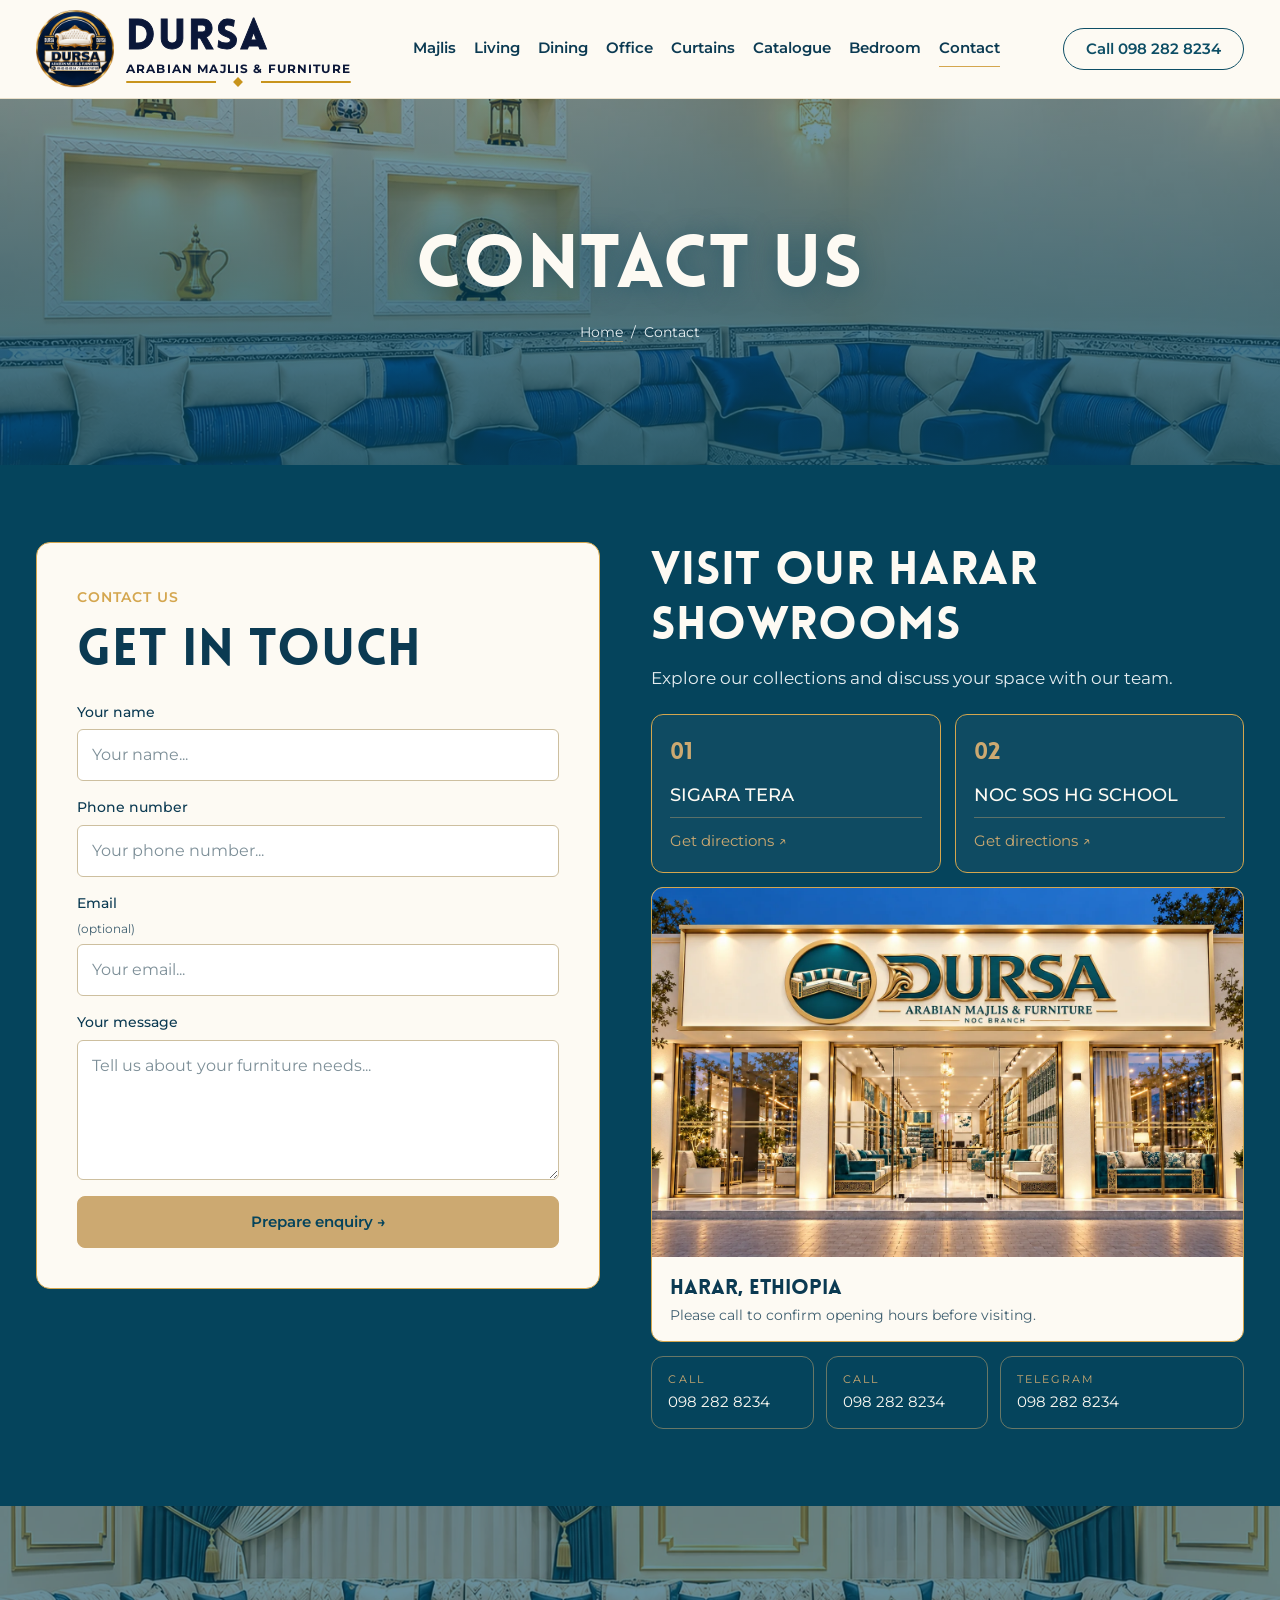
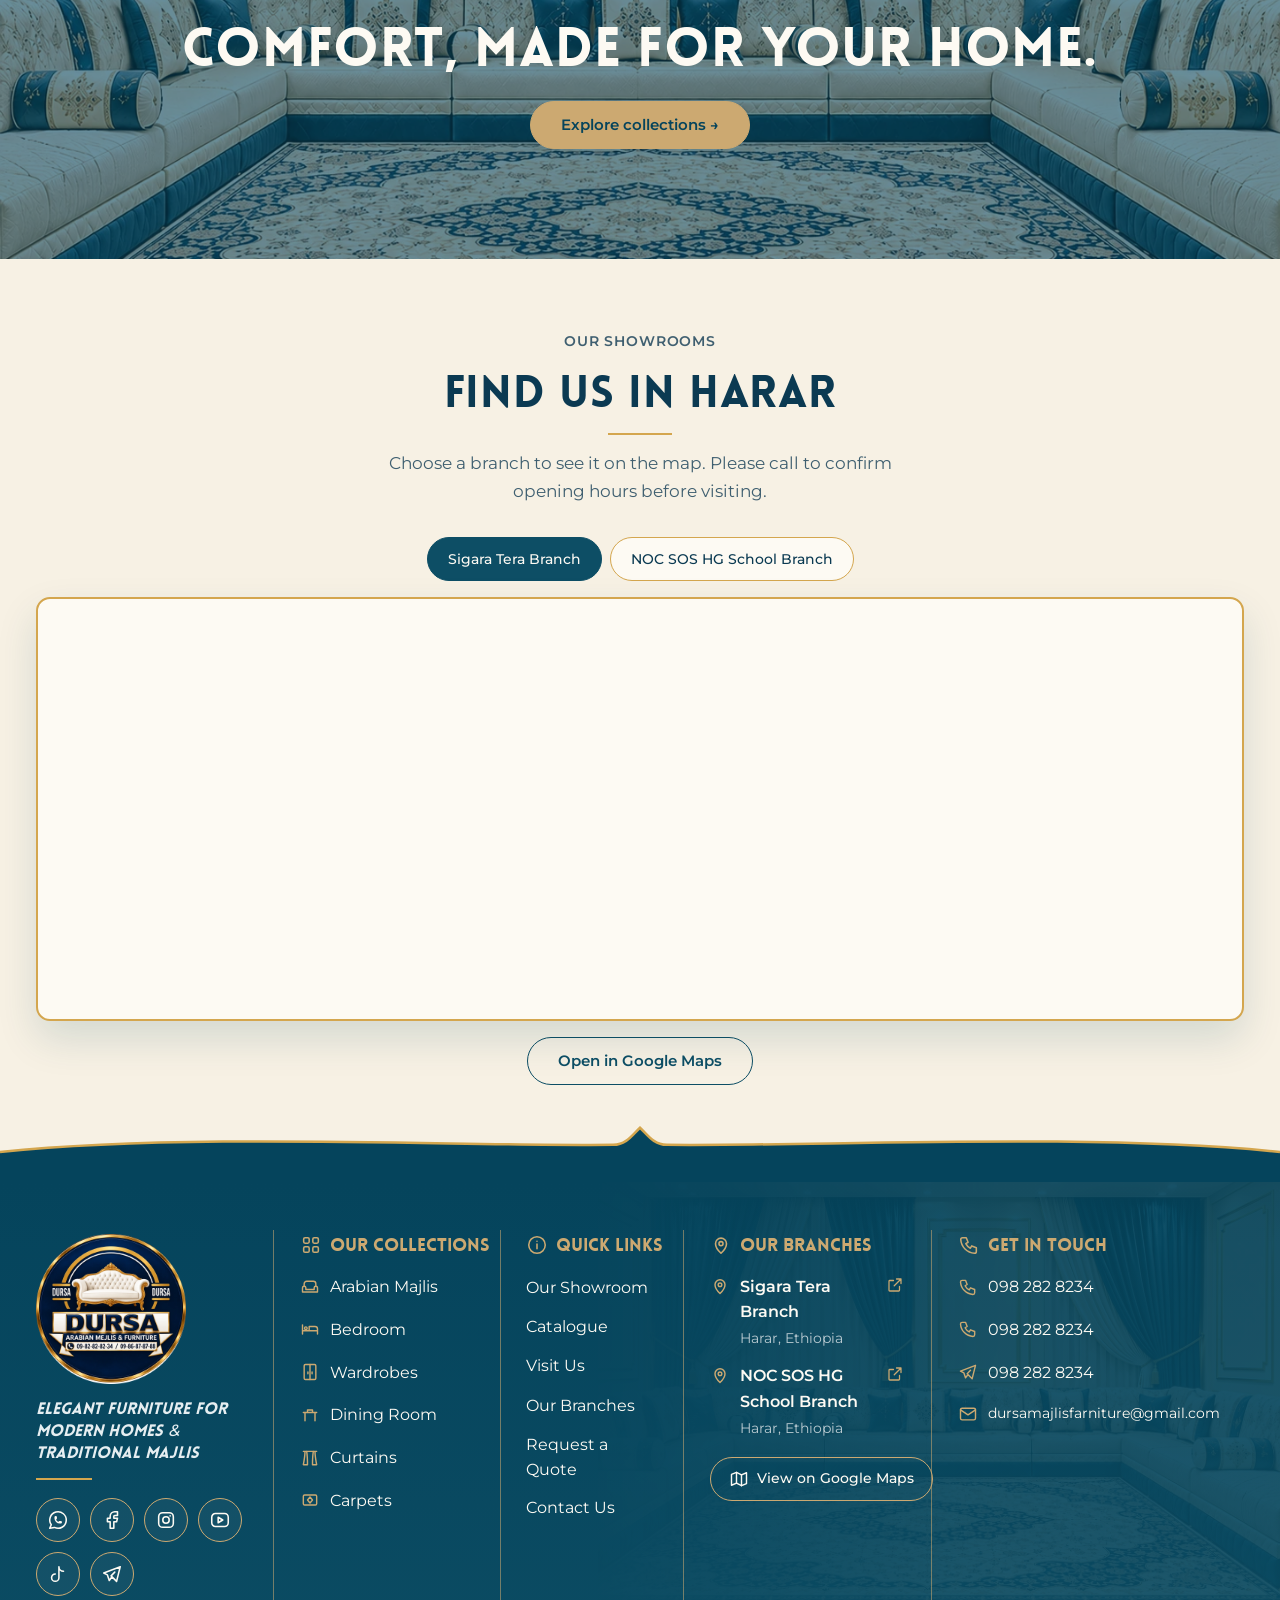
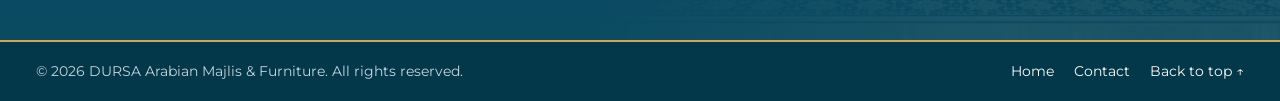
<file: contact.html>
<!doctype html>
<html lang="en">
<head>
<meta charset="utf-8">
<meta name="viewport" content="width=device-width,initial-scale=1,viewport-fit=cover">
<meta name="description" content="Contact DURSA Arabian Majlis &amp; Furniture in Harar, Ethiopia. Visit the Sigara Tera or NOC showroom, call 098 282 8234, or prepare an enquiry for Telegram.">
<meta name="theme-color" content="#05445c">
<link rel="icon" type="image/png" sizes="32x32" href="dursa-icon-32.png">
<link rel="apple-touch-icon" sizes="180x180" href="dursa-icon-180.png">
<link rel="manifest" href="site.webmanifest">
<title>Contact | DURSA Arabian Majlis &amp; Furniture</title>
<link rel="preload" href="lovelo-black.woff2" as="font" type="font/woff2" crossorigin>
<link rel="preload" href="montserrat-400.woff" as="font" type="font/woff" crossorigin>
<link rel="preload" href="montserrat-600.woff" as="font" type="font/woff" crossorigin>
<style>
/* Layout: ivory showroom pages. Hero = ghost word + product left, copy right. Split rows, full-bleed "At Home" shots, teal footer band. */
:root{
  --ivory:#fdfaf3;
  --ivory-2:#f7f1e4;
  --ghost:#f1eadb;
  --teal:#0d4e65;
  --teal-deep:#05445c;
  --gold:#cca971;
  --gold-line:#d4a64e;
  --ink:#0b3a52;
  --ink-soft:#3f5f70;
  --display:"Playfair Display","Didot","Bodoni 72",Georgia,serif;
  --body:"Jost","Avenir Next","Segoe UI",system-ui,sans-serif;
  color-scheme:light;
}
*{box-sizing:border-box}
html{scroll-behavior:smooth;scroll-padding-top:84px}
body{margin:0;background:var(--ivory);color:var(--ink);font-family:var(--body);font-size:1rem;line-height:1.6;-webkit-font-smoothing:antialiased}
img{display:block;max-width:100%;height:auto}
a{color:inherit}
h1,h2,h3{font-family:var(--display);font-weight:600;letter-spacing:-.02em;line-height:1.05;margin:0;text-wrap:balance;color:var(--ink)}
p{margin:0}
:focus-visible{outline:2px solid var(--gold-line);outline-offset:3px}
.wrap{max-width:1240px;margin-inline:auto;padding-left:max(16px,env(safe-area-inset-left,0px));padding-right:max(16px,env(safe-area-inset-right,0px))}
.rule{display:block;width:64px;height:2px;background:var(--gold-line);border:0;margin:0}
.eyebrow{font-size:.72rem;letter-spacing:.28em;text-transform:uppercase;font-weight:500;color:var(--ink-soft)}

/* buttons */
.pill{display:inline-flex;align-items:center;justify-content:center;gap:.6em;min-height:48px;padding:0 30px;border:1.5px solid var(--teal);border-radius:999px;background:transparent;color:var(--teal);font:500 .95rem/1 var(--body);text-decoration:none;cursor:pointer;transition:background .2s,color .2s}
.pill:hover{background:var(--teal);color:var(--ivory)}
.pill.solid{background:var(--teal);color:var(--ivory)}
.pill.solid:hover{background:var(--teal-deep)}
.pill.gold{border-color:var(--gold);color:var(--ivory)}
.pill.gold:hover{background:var(--gold);color:var(--teal-deep)}


/* landing */
.landing{position:relative;background:var(--teal-deep);color:var(--ivory);overflow:hidden}
.landing picture,.landing img{display:block;width:100%}
.landing img{height:clamp(600px,90vh,840px);object-fit:cover;object-position:center 48%}
.landing::after{content:"";position:absolute;inset:0;background:linear-gradient(180deg,rgba(5,68,92,0) 42%,rgba(5,68,92,.72) 76%,rgba(5,68,92,.95) 100%)}
.landing .copy{position:absolute;z-index:2;left:0;right:0;bottom:0}
.landing .copy .wrap{padding-block:clamp(28px,5vw,64px);display:grid;gap:18px;justify-items:start}
.landing h1{color:var(--ivory);font-size:clamp(2.4rem,6vw,5rem);max-width:15ch;text-shadow:0 2px 24px rgba(5,68,92,.35)}
.landing .eyebrow{color:#f6e3bd;text-shadow:0 1px 12px rgba(5,68,92,.8);background:rgba(5,68,92,.55);padding:6px 12px}
.landing p.lede{max-width:44ch;color:#e6eef1;font-size:clamp(1rem,1.6vw,1.2rem)}
.landing .cta{display:flex;flex-wrap:wrap;gap:12px;margin-top:6px}
.pill.ivory{background:var(--ivory);border-color:var(--ivory);color:var(--teal-deep)}
.pill.ivory:hover{background:var(--gold);border-color:var(--gold);color:var(--teal-deep)}
.pill.ghost{border-color:rgba(253,250,243,.7);color:var(--ivory)}
.pill.ghost:hover{background:rgba(253,250,243,.14);color:var(--ivory)}
.facts{background:var(--teal-deep);border-top:1px solid rgba(204,169,113,.35)}
.facts .wrap{display:flex;flex-wrap:wrap;gap:8px 36px;padding-block:16px;font-size:.78rem;letter-spacing:.16em;text-transform:uppercase;color:#cfe0e6;justify-content:center}
.facts span b{color:var(--gold);font-weight:500;margin-right:.5em}
@media (max-width:640px){.landing img{height:640px;object-position:center 40%}.landing::after{background:linear-gradient(180deg,rgba(5,68,92,0) 34%,rgba(5,68,92,.78) 66%,rgba(5,68,92,.96) 100%)}.facts .wrap{justify-content:flex-start;gap:6px 24px;font-size:.7rem}}

/* header */
.topbar{position:sticky;top:env(safe-area-inset-top,0px);z-index:20;background:rgba(253,250,243,.94);backdrop-filter:blur(8px);border-bottom:1px solid #e9dfc9}
body::before{content:"";position:fixed;inset:0 0 auto;height:env(safe-area-inset-top,0px);z-index:30;background:var(--ivory)}
.topbar .wrap{display:grid;grid-template-columns:1fr auto 1fr;align-items:center;min-height:80px;gap:16px}
.nav{display:flex;gap:28px;font-size:.9rem;font-weight:500}
.nav a{text-decoration:none;padding:6px 0;border-bottom:1.5px solid transparent}
.nav a:hover{border-bottom-color:var(--gold-line)}
.menu-btn{display:none;width:44px;height:44px;border:0;background:none;color:var(--ink);cursor:pointer;padding:0}
.menu-btn svg{width:28px;height:28px}
.brand{display:flex;align-items:center;gap:12px;text-decoration:none}
.brand img{width:54px;height:54px;border-radius:50%}
.brand-text{display:flex;flex-direction:column;line-height:1}
.brand-name{font-family:var(--display);font-weight:700;font-size:2.15rem;letter-spacing:-.01em;color:var(--teal)}
.brand-tag{font-size:.5rem;letter-spacing:.24em;font-weight:500;color:var(--teal);margin-top:4px;white-space:nowrap}
.top-actions{display:flex;justify-content:flex-end}
.top-actions .pill{min-height:42px;padding:0 22px;font-size:.88rem}
.top-actions .pill svg{display:none}
.mobile-nav{display:none}

/* hero blocks */
.hero{position:relative;overflow:hidden;background:var(--ivory)}
.hero .ghost{position:absolute;left:-.04em;top:.02em;font-family:var(--display);font-weight:700;font-size:clamp(6.5rem,19vw,17rem);line-height:.9;letter-spacing:-.03em;color:var(--ghost);pointer-events:none;user-select:none;white-space:nowrap}
.hero .wrap{position:relative;display:grid;grid-template-columns:minmax(0,1.7fr) minmax(0,1fr);align-items:center;gap:clamp(16px,4vw,64px);padding-block:clamp(40px,6vw,88px)}
.hero figure{margin:0}
.hero figure img{width:100%;mix-blend-mode:multiply;-webkit-mask-image:linear-gradient(to right,transparent,#000 7%,#000 93%,transparent),linear-gradient(to bottom,transparent,#000 9%,#000 91%,transparent);-webkit-mask-composite:source-in;mask-image:linear-gradient(to right,transparent,#000 7%,#000 93%,transparent),linear-gradient(to bottom,transparent,#000 9%,#000 91%,transparent);mask-composite:intersect}
.hero-copy{display:flex;flex-direction:column;gap:20px;align-items:flex-start}
.hero-copy h1,.hero-copy h2{font-size:clamp(2.4rem,4.6vw,4rem)}
.hero-copy p{color:var(--ink-soft);max-width:30ch;font-size:1.05rem}
.swatches{display:flex;align-items:center;gap:12px;font-size:.95rem;color:var(--ink-soft)}
.sw{width:42px;height:42px;border-radius:50%;border:1px solid #e0d5bd;flex:none}
.sw.ivory{background:#efe6d6}.sw.teal{background:var(--teal)}.sw.char{background:#34363a}
.swatch-row{display:flex;flex-direction:column;gap:10px}
.swatch-row .dots{display:flex;gap:12px}

/* split rows */
.split{background:var(--ivory)}
.split .wrap{display:grid;grid-template-columns:minmax(0,1fr) minmax(0,2fr);align-items:center;gap:clamp(20px,4vw,56px);padding-block:clamp(24px,4vw,56px)}
.split.flip .wrap{grid-template-columns:minmax(0,2fr) minmax(0,1fr)}
.split.flip .split-copy{order:2}
.split-copy{display:flex;flex-direction:column;gap:18px}
.split-copy h2{font-size:clamp(1.9rem,3.2vw,2.8rem);text-transform:uppercase;letter-spacing:-.01em;line-height:1.02}
.split-copy p{color:var(--ink-soft);max-width:26ch;font-size:1.05rem}
.split figure{margin:0;overflow:hidden}
.split figure img{width:100%;aspect-ratio:16/10;object-fit:cover}

/* at home */
.athome{position:relative;margin:0}
.athome img{width:100%;aspect-ratio:16/8;object-fit:cover;object-position:center 60%}
.athome img.tall-m{aspect-ratio:16/9}
.tag{position:absolute;top:clamp(16px,3vw,40px);left:0;background:var(--ivory);padding:18px 28px 14px max(24px,env(safe-area-inset-left,0px));font-size:.8rem;letter-spacing:.3em;font-weight:500;text-transform:uppercase;color:var(--ink)}
.tag::after{content:"";display:block;width:56px;height:2px;background:var(--gold-line);margin:7px auto 0 0}

/* dining tiles */
.tiles{display:grid;grid-template-columns:1fr 1fr;gap:8px;background:var(--ivory)}
.tile{position:relative;margin:0}
.tile img{width:100%;aspect-ratio:5/4;object-fit:cover}
.tile figcaption{position:absolute;top:0;left:0;padding:22px 26px;font-family:var(--display);font-weight:600;font-size:clamp(1rem,2vw,1.5rem);letter-spacing:.02em;text-transform:uppercase;color:var(--ink);background:linear-gradient(180deg,rgba(253,250,243,.85),rgba(253,250,243,0));width:100%}
.tile figcaption::before{content:"";display:block;width:52px;height:2px;background:var(--gold-line);margin-bottom:10px}

/* catalogue */
.catalogue{background:var(--ivory-2);padding-block:clamp(56px,8vw,112px)}
.sec-head{display:flex;flex-direction:column;gap:14px;align-items:center;text-align:center;margin-bottom:clamp(32px,5vw,64px)}
.sec-head h2{font-size:clamp(2.2rem,5vw,3.8rem)}
.sec-head .rule{margin-inline:auto}
.sec-head p{color:var(--ink-soft);max-width:46ch}
.item{display:grid;grid-template-columns:minmax(0,1fr) minmax(0,2fr);gap:clamp(20px,4vw,56px);align-items:center;padding-block:clamp(24px,3vw,40px);border-top:1px solid #e2d6bb}
.item:nth-child(even){grid-template-columns:minmax(0,2fr) minmax(0,1fr)}
.item:nth-child(even) .item-copy{order:2}
.item-copy{display:flex;flex-direction:column;gap:14px;align-items:flex-start}
.code{font-family:var(--display);font-weight:700;font-size:clamp(2.4rem,4vw,3.4rem);line-height:1;color:var(--ink)}
.item-copy h3{font-family:var(--body);font-weight:400;font-size:1.25rem;letter-spacing:0;color:var(--ink-soft)}
.item figure{margin:0}
.item figure img{width:100%;mix-blend-mode:multiply}

/* bedroom */
.bedroom{background:var(--ivory);padding-block:clamp(56px,8vw,112px)}
.pair{display:grid;grid-template-columns:1fr 1fr;gap:clamp(16px,3vw,40px)}
.grid3{display:grid;grid-template-columns:repeat(3,minmax(0,1fr));gap:clamp(24px,3vw,40px) clamp(16px,2.4vw,32px)}
@media (max-width:980px){.grid3{grid-template-columns:1fr 1fr}}
@media (max-width:640px){.grid3{grid-template-columns:1fr}}
.card .img img{aspect-ratio:4/3}
.card.cut .img{background:var(--ivory-2)}
.card.cut img{mix-blend-mode:multiply;object-fit:contain;aspect-ratio:4/3}
.more-head{margin:clamp(40px,6vw,72px) 0 28px;display:flex;flex-direction:column;gap:12px;align-items:flex-start}
.more-head h3{font-size:clamp(1.6rem,3vw,2.2rem)}
.curtains{background:var(--ivory);padding-block:clamp(56px,8vw,112px)}
.cfeature{display:grid;grid-template-columns:minmax(0,5fr) minmax(0,6fr);gap:clamp(24px,5vw,72px);align-items:center;max-width:980px;margin-inline:auto}
.cfeature figure{margin:0}
.cfeature img{width:100%;box-shadow:0 18px 40px rgba(5,68,92,.14)}
.cfeature-copy{display:flex;flex-direction:column;gap:16px;align-items:flex-start}
.cfeature-copy h3{font-size:clamp(1.8rem,3vw,2.6rem)}
.cfeature-copy p{color:var(--ink-soft);max-width:40ch}
.cfeature-copy .fine{font-size:.9rem}
@media (max-width:760px){.cfeature{grid-template-columns:1fr}.cfeature figure{max-width:460px}}
.gallery{background:var(--ivory-2);padding-block:clamp(56px,8vw,112px)}
.mosaic{display:grid;grid-template-columns:1fr 1fr;gap:clamp(8px,1.4vw,16px)}
.mosaic figure{margin:0;position:relative;overflow:hidden}
.mosaic figure.wide{grid-column:1/-1}
.mosaic img{width:100%;height:100%;aspect-ratio:4/3;object-fit:cover}
.mosaic figure.wide img{aspect-ratio:16/8}
.mosaic figcaption{position:absolute;left:0;bottom:0;padding:12px 18px;background:rgba(253,250,243,.92);font-size:.78rem;letter-spacing:.16em;text-transform:uppercase;font-weight:500;color:var(--ink)}
@media (max-width:640px){.mosaic{grid-template-columns:1fr}.mosaic figure.wide img{aspect-ratio:4/3}}
.card{margin:0;display:flex;flex-direction:column;gap:18px}
.card .img{background:#fff;border:1px solid #eadfc7;display:grid;place-items:center;overflow:hidden}
.card img{width:100%;aspect-ratio:3/2;object-fit:cover}
.card h3{font-size:1.6rem}
.card p{color:var(--ink-soft);max-width:38ch}

/* quote / footer */
.quote{background:var(--teal-deep);color:var(--ivory);padding-block:clamp(56px,8vw,112px)}
.quote .wrap{display:grid;grid-template-columns:minmax(0,1fr) minmax(0,1fr);gap:clamp(32px,6vw,96px)}
.quote h2{color:var(--ivory);font-size:clamp(2.2rem,4.6vw,3.6rem)}
.quote h2 em{font-style:italic;font-weight:500;color:var(--gold)}
.quote .lead{margin-top:22px;color:#cfdbe0;max-width:40ch}
.quote .rule{margin-top:26px}
.details{margin-top:36px;display:grid;gap:0;border-top:1px solid rgba(204,169,113,.4)}
.details div{display:grid;grid-template-columns:96px 1fr;gap:16px;padding:16px 0;border-bottom:1px solid rgba(204,169,113,.4);align-items:baseline}
.details dt{font-size:.68rem;letter-spacing:.18em;text-transform:uppercase;color:var(--gold)}
.details dd{margin:0;overflow-wrap:anywhere}
.details small{display:block;color:#b9cad1;font-size:.82rem}
.details a{text-decoration:none;border-bottom:1px solid rgba(204,169,113,.5)}
form{display:grid;gap:16px;align-content:start}
label{display:grid;gap:6px;font-size:.72rem;letter-spacing:.16em;text-transform:uppercase;color:var(--gold)}
input,select,textarea{width:100%;font:400 1rem/1.4 var(--body);padding:13px 14px;border-radius:10px;border:1px solid rgba(204,169,113,.55);background:rgba(255,255,255,.06);color:var(--ivory);letter-spacing:0;text-transform:none}
select option{color:#0b3a52}
input::placeholder,textarea::placeholder{color:#8fa9b4}
textarea{min-height:110px;resize:vertical}
.msg{display:grid;gap:12px;padding:18px;border:1px solid var(--gold);border-radius:12px;background:rgba(255,255,255,.06)}
.msg pre{margin:0;white-space:pre-wrap;font:400 .95rem/1.5 var(--body);color:var(--ivory)}
.msg .row{display:flex;flex-wrap:wrap;gap:10px}
.msg .pill{min-height:42px;padding:0 20px;font-size:.88rem}
.msg p{font-size:.85rem;color:#b9cad1}

.bandfoot{background:var(--teal);border-top:1px solid rgba(204,169,113,.35);color:var(--ivory)}
.bandfoot .wrap{display:flex;flex-wrap:wrap;align-items:center;justify-content:space-between;gap:20px;padding-block:28px}
.brand.light .brand-name,.brand.light .brand-tag{color:var(--ivory)}
.bandfoot small{font-size:.8rem;color:#c5d6dc}

@media (max-width:900px){
  .topbar .wrap{grid-template-columns:44px 1fr 44px;min-height:72px}
  .nav,.top-actions .pill span{display:none}
  .menu-btn{display:block}
  .top-actions .pill{min-height:44px;width:44px;padding:0;border-radius:50%}
  .top-actions .pill svg{display:block}
  .brand{justify-content:center}
  .brand img{width:46px;height:46px}
  .brand-name{font-size:1.8rem}
  .brand-tag{font-size:.42rem}
  .mobile-nav{display:none;flex-direction:column;background:var(--ivory);border-top:1px solid #e9dfc9}
  .mobile-nav.open{display:flex}
  .mobile-nav a{padding:16px max(16px,env(safe-area-inset-left,0px));text-decoration:none;font-weight:500;border-bottom:1px solid #eee4cf}
  .hero .wrap,.split .wrap,.split.flip .wrap{grid-template-columns:1fr}
  .hero .wrap{gap:8px}
  .hero-copy{align-items:flex-start;padding-top:8px}
  .hero-copy p{max-width:36ch}
  .split.flip .split-copy{order:0}
  .item,.item:nth-child(even){grid-template-columns:1fr}
  .item:nth-child(even) .item-copy{order:0}
  .quote .wrap{grid-template-columns:1fr}
  .athome img{aspect-ratio:4/3}
  .athome img.tall-m{aspect-ratio:9/16;max-height:90vh}
}
@media (max-width:640px){
  .tiles,.pair{grid-template-columns:1fr}
  .tile img{aspect-ratio:4/3}
  .details div{grid-template-columns:1fr;gap:4px}
  .hero .ghost{font-size:30vw}
}
@media (prefers-reduced-motion:reduce){html{scroll-behavior:auto}*{transition:none!important}}

/* bedroom page */
.phero{background:var(--ivory-2);position:relative;overflow:hidden}
.phero .wrap{display:grid;grid-template-columns:minmax(0,1.1fr) minmax(0,1fr);gap:clamp(24px,5vw,72px);align-items:center;padding-block:clamp(40px,6vw,88px)}
.phero h1{font-size:clamp(2.6rem,5.4vw,4.6rem)}
.phero .lede{color:var(--ink-soft);max-width:44ch;font-size:1.1rem}
.phero-copy{display:flex;flex-direction:column;gap:20px;align-items:flex-start}
.phero .cta{display:flex;flex-wrap:wrap;gap:12px}
.phero .mosaic3{display:grid;grid-template-columns:1fr 1fr;gap:10px}
.phero .mosaic3 figure{margin:0;background:#fff;border:1px solid #eadfc7;overflow:hidden}
.phero .mosaic3 figure:first-child{grid-column:1/-1}
.phero .mosaic3 img{width:100%;height:100%;object-fit:cover;aspect-ratio:3/2}
.phero .mosaic3 figure:not(:first-child) img{aspect-ratio:4/3}
.phero .mosaic3 figure:nth-child(3) img{object-fit:contain;padding:6px}
.catnav{position:sticky;top:80px;z-index:15;background:rgba(253,250,243,.96);backdrop-filter:blur(8px);border-bottom:1px solid #e9dfc9}
.catnav .wrap{display:flex;gap:8px;overflow-x:auto;padding-block:10px;scrollbar-width:none}
.catnav a{flex:none;text-decoration:none;font-size:.82rem;letter-spacing:.14em;text-transform:uppercase;font-weight:500;padding:10px 18px;border:1px solid #e2d6bb;border-radius:999px;color:var(--ink)}
.catnav a:hover{background:var(--teal);color:var(--ivory);border-color:var(--teal)}
.catnav a small{color:var(--ink-soft);letter-spacing:.04em;margin-left:.5em}
.catnav a:hover small{color:#cfe0e6}
.psec{padding-block:clamp(48px,7vw,96px)}
.psec.alt{background:var(--ivory-2)}
.pgrid{display:grid;grid-template-columns:repeat(2,minmax(0,1fr));gap:clamp(20px,3vw,40px)}
.pcard,.dcard{display:flex;flex-direction:column;background:var(--ivory);border:1px solid #eadfc7}
.psec.alt .pcard,.psec.alt .dcard{background:var(--ivory)}
.pcard figure{margin:0;background:#fff;border-bottom:1px solid #eadfc7}
.pcard img{width:100%;aspect-ratio:3/2;object-fit:contain;background:#fff}
.pbody{display:flex;flex-direction:column;gap:10px;align-items:flex-start;padding:clamp(18px,2.4vw,28px)}
.pcode{font-size:.72rem;letter-spacing:.24em;font-weight:500;color:var(--gold-line)}
.pbody h3{font-size:clamp(1.5rem,2.4vw,1.9rem)}
.pbody p{color:var(--ink-soft);max-width:52ch}
.pbody .fin{font-size:.9rem}
.pbody .fin b{font-size:.68rem;letter-spacing:.18em;text-transform:uppercase;color:var(--ink);font-weight:500;margin-right:.8em}
.pbody .pill{margin-top:8px;min-height:44px;padding:0 24px;font-size:.9rem}
.dgrid{display:grid;gap:clamp(20px,3vw,40px)}
.dcard{display:grid;grid-template-columns:minmax(0,1.5fr) minmax(0,1fr)}
.dpics{display:grid;grid-template-columns:minmax(0,1fr) minmax(0,1fr);gap:1px;background:#eadfc7;border-right:1px solid #eadfc7}
.dpics figure{margin:0;position:relative;background:#fff}
.dpics img{width:100%;height:100%;object-fit:cover}
.dpics figure:first-child img{object-fit:contain}
.dpics figcaption{position:absolute;left:0;bottom:0;padding:6px 12px;background:rgba(253,250,243,.92);font-size:.68rem;letter-spacing:.16em;text-transform:uppercase;font-weight:500}
.dcard .pbody{justify-content:center}
.callband{background:var(--teal-deep);color:var(--ivory);padding-block:clamp(48px,7vw,88px)}
.callband .wrap{display:grid;grid-template-columns:minmax(0,1.2fr) minmax(0,1fr);gap:clamp(24px,5vw,72px);align-items:center}
.callband h2{color:var(--ivory);font-size:clamp(2rem,4vw,3.2rem)}
.callband h2 em{font-style:italic;color:var(--gold);font-weight:500}
.callband p{color:#cfdbe0;max-width:44ch;margin-top:16px}
.callband .rule{margin-top:22px}
.numbers{display:grid;gap:12px}
.num{display:flex;align-items:center;justify-content:space-between;gap:16px;padding:18px 22px;border:1px solid rgba(204,169,113,.55);border-radius:12px;text-decoration:none;background:rgba(255,255,255,.05)}
.num:hover{background:rgba(204,169,113,.18)}
.num span{font-size:.68rem;letter-spacing:.18em;text-transform:uppercase;color:var(--gold)}
.num b{font-family:var(--display);font-size:clamp(1.4rem,3vw,1.9rem);font-weight:600;letter-spacing:.01em;white-space:nowrap}
.enq{position:fixed;left:0;right:0;bottom:0;z-index:40;background:var(--teal-deep);color:var(--ivory);border-top:2px solid var(--gold-line);padding:14px max(16px,env(safe-area-inset-left,0px)) calc(14px + env(safe-area-inset-bottom,0px));transform:translateY(110%);visibility:hidden;transition:transform .25s,visibility .25s}
.enq.open{transform:none;visibility:visible}
.enq .in{max-width:1240px;margin-inline:auto;display:flex;flex-wrap:wrap;align-items:center;gap:12px 20px}
.enq pre{margin:0;flex:1 1 280px;white-space:pre-wrap;font:400 .95rem/1.5 var(--body)}
.enq .row{display:flex;flex-wrap:wrap;gap:8px}
.enq .pill{min-height:42px;padding:0 18px;font-size:.88rem}
.enq .x{background:none;border:0;color:var(--ivory);font-size:1.6rem;line-height:1;cursor:pointer;width:40px;height:40px}
.enq small{flex-basis:100%;color:#b9cad1;font-size:.8rem}
@media (max-width:900px){
  .phero .wrap,.callband .wrap{grid-template-columns:1fr}
  .catnav{top:72px}
  .dcard{grid-template-columns:1fr}
  .dpics{border-right:0;border-bottom:1px solid #eadfc7}
}
@media (max-width:640px){
  .pgrid{grid-template-columns:1fr}
  .num{flex-direction:column;align-items:flex-start;gap:4px}
}
</style>
<style>.lrow{display:grid;grid-template-columns:minmax(0,1.5fr) minmax(0,1fr);gap:clamp(20px,4vw,56px);align-items:center;padding-block:clamp(20px,3vw,36px)}
.lrow.flip{grid-template-columns:minmax(0,1fr) minmax(0,1.5fr)}.lrow.flip .pbody{order:-1}
.lrow figure{margin:0;border:1px solid #eadfc7;background:#fff;overflow:hidden}.lrow img{width:100%;object-fit:cover}
.lrow .pbody{padding:0}
.swr{display:flex;align-items:center;gap:10px;color:var(--ink-soft);font-size:.95rem}
@media (max-width:900px){.lrow[style]{grid-template-columns:1fr!important}}.steps{display:grid;grid-template-columns:repeat(3,minmax(0,1fr));gap:clamp(16px,3vw,32px);margin-top:8px}
.steps div{border-top:2px solid var(--gold-line);padding-top:14px}.steps b{font-family:var(--display);font-size:1.6rem;color:var(--gold-line)}.steps h3{font-size:1.25rem;margin:6px 0}.steps p{color:var(--ink-soft)}
@media (max-width:900px){.lrow,.lrow.flip{grid-template-columns:1fr}.lrow.flip .pbody{order:0}.steps{grid-template-columns:1fr}}</style>
<style>
.mj{display:grid;grid-template-columns:minmax(0,1.6fr) minmax(0,1fr);gap:clamp(20px,4vw,56px);align-items:center;padding-block:clamp(24px,3.5vw,44px);border-top:1px solid #e2d6bb}
.mj:nth-child(even){grid-template-columns:minmax(0,1fr) minmax(0,1.6fr)}.mj:nth-child(even) .pbody{order:-1}
.mj .view{margin:0;position:relative;border:1px solid #eadfc7;background:#fff;overflow:hidden}
[hidden]{display:none!important}.mj .view img{width:100%;aspect-ratio:4/3;object-fit:cover}
.mj .view img.studio{object-fit:contain;background:#fff}
.tabs{display:flex;gap:8px;margin-top:10px}
.tabs button{flex:1;min-height:44px;border:1px solid #e2d6bb;background:transparent;border-radius:999px;font:500 .78rem/1 var(--body);letter-spacing:.14em;text-transform:uppercase;color:var(--ink);cursor:pointer}
.tabs button[aria-pressed=true]{background:var(--teal);color:var(--ivory);border-color:var(--teal)}
.mj .pbody{padding:0}
@media (max-width:900px){.mj,.mj:nth-child(even){grid-template-columns:1fr}.mj:nth-child(even) .pbody{order:0}}
</style>
<style>.cgrid{display:grid;grid-template-columns:repeat(3,minmax(0,1fr));gap:clamp(20px,2.6vw,36px)}
.cgrid .pcard img{aspect-ratio:4/5;object-fit:cover}
@media (max-width:980px){.cgrid{grid-template-columns:repeat(2,minmax(0,1fr))}}@media (max-width:600px){.cgrid{grid-template-columns:1fr}}
.cgal{display:grid;grid-template-columns:1fr 1fr;gap:clamp(8px,1.4vw,16px)}.cgal figure{margin:0;position:relative;overflow:hidden}.cgal img{width:100%;aspect-ratio:5/4;object-fit:cover}
.cgal figcaption{position:absolute;left:0;bottom:0;padding:10px 16px;background:rgba(253,250,243,.92);font-size:.74rem;letter-spacing:.14em;text-transform:uppercase;font-weight:500}
@media (max-width:600px){.cgal{grid-template-columns:1fr}}</style>
<link rel="stylesheet" href="site-fixes.css">
<link rel="stylesheet" href="typography.css">
<link rel="stylesheet" href="footer.css">
<style>
.chero{position:relative;color:var(--ivory);background:var(--teal-deep);overflow:hidden;text-align:center}
.chero img{position:absolute;inset:0;width:100%;height:100%;object-fit:cover;object-position:center 40%}
.chero::after{content:"";position:absolute;inset:0;background:linear-gradient(180deg,rgba(5,68,92,.55),rgba(5,68,92,.82))}
.chero .wrap{position:relative;z-index:2;padding-block:clamp(64px,10vw,120px);display:grid;gap:14px;justify-items:center}
.chero h1{color:var(--ivory);font-size:clamp(2.6rem,6vw,4.6rem);text-shadow:0 2px 24px rgba(5,68,92,.5)}
.crumbs{font-size:.9rem;color:#e6eef1}.crumbs a{text-decoration:none;border-bottom:1px solid rgba(204,169,113,.6)}
.cmain{background:var(--teal-deep);padding-block:clamp(40px,6vw,80px)}
.cmain .wrap{display:grid;grid-template-columns:minmax(0,1fr) minmax(0,1.05fr);gap:clamp(24px,4vw,56px);align-items:start}
.cform{background:var(--ivory);border:1px solid var(--gold-line);border-radius:14px;padding:clamp(22px,3.5vw,40px)}
.cform h2{font-size:clamp(2.2rem,4vw,3.2rem);margin:8px 0 22px}
.cform .eyebrow{color:var(--gold-line)}
.cform form{display:grid;gap:16px}
.cform label{display:grid;gap:6px;font-size:.9rem;letter-spacing:0;text-transform:none;color:var(--ink);font-weight:500}
.cform label small{font-weight:400;color:var(--ink-soft)}
.cform input,.cform textarea{background:#fff;color:var(--ink);border:1px solid #cdbf9f;border-radius:6px}
.cform input::placeholder,.cform textarea::placeholder{color:#7d8f98}
.cform textarea{min-height:140px}
.cform .pill.gold{background:var(--gold);border-color:var(--gold);color:var(--teal-deep);font-weight:600;min-height:52px;border-radius:8px}
.cform .pill.gold:hover{background:var(--gold-line)}
.cform .msg{border-color:var(--gold-line);background:#fff}
.cform .msg pre{color:var(--ink)}.cform .msg p{color:var(--ink-soft)}
.cform .msg .pill.gold{min-height:42px}
.cvisit h2{color:var(--ivory);font-size:clamp(2rem,3.6vw,3rem)}
.cvisit>p{color:#e6eef1;margin:12px 0 22px}
.branches{display:grid;grid-template-columns:1fr 1fr;gap:14px;margin-bottom:14px}
.branch{border:1px solid var(--gold-line);border-radius:12px;padding:18px;color:var(--ivory);display:grid;gap:12px;background:rgba(255,255,255,.04)}
.branch .n{font-family:var(--display);font-size:1.5rem;color:var(--gold)}
.branch h3{color:var(--ivory);font-family:var(--body);font-weight:500;font-size:1.1rem;letter-spacing:0}
.branch a{color:var(--gold);text-decoration:none;border-top:1px solid rgba(204,169,113,.4);padding-top:12px;font-size:.92rem}
.branch a:hover{text-decoration:underline}
.cshop{margin:0;background:var(--ivory);border:1px solid var(--gold-line);border-radius:12px;overflow:hidden}
.cshop img{width:100%;aspect-ratio:16/10;object-fit:cover}
.cshop figcaption{padding:14px 18px;font-size:.9rem;color:var(--ink-soft)}
.cshop figcaption b{display:block;font-family:var(--display);font-size:1.3rem;color:var(--ink)}
.ways{display:grid;grid-template-columns:1fr 1fr 1.5fr;gap:12px;margin-top:14px}.ways a{font-size:.92rem;overflow-wrap:normal}
.ways a{border:1px solid rgba(204,169,113,.5);border-radius:12px;padding:14px 16px;color:var(--ivory);text-decoration:none;display:grid;gap:2px}
.ways a span{font-size:.7rem;letter-spacing:.18em;text-transform:uppercase;color:var(--gold)}
.ways a:hover{background:rgba(255,255,255,.07)}
.cband{position:relative;color:var(--ivory);text-align:center;overflow:hidden;background:var(--teal-deep)}
.cband img{position:absolute;inset:0;width:100%;height:100%;object-fit:cover;object-position:center 60%}
.cband::after{content:"";position:absolute;inset:0;background:rgba(5,68,92,.6)}
.cband .wrap{position:relative;z-index:2;padding-block:clamp(56px,9vw,110px);display:grid;gap:20px;justify-items:center}
.cband h2{color:var(--ivory);font-size:clamp(2rem,4.6vw,3.4rem)}
@media(max-width:900px){.cmain .wrap{grid-template-columns:1fr}}
@media(max-width:600px){.branches,.ways{grid-template-columns:1fr}}
</style>
</head>
<body>
<a class="skip-link" href="#top">Skip to content</a>
<header class="topbar">
  <div class="wrap">
    <nav class="nav" aria-label="Main"><a href="living.html#majlis">Majlis</a><a href="living.html">Living</a><a href="index.html#dining">Dining</a><a href="office.html">Office</a><a href="curtains.html">Curtains</a><a href="index.html#catalogue">Catalogue</a><a href="bedroom.html">Bedroom</a><a href="contact.html" aria-current="page" style="border-bottom-color:var(--gold-line)">Contact</a></nav>
    <button class="menu-btn" id="menu-btn" type="button" aria-expanded="false" aria-controls="mobile-nav" aria-label="Open menu">
      <svg viewBox="0 0 24 24" fill="none" stroke="currentColor" stroke-width="1.6" stroke-linecap="round" aria-hidden="true"><path d="M3 6h18M3 12h18M3 18h18"/></svg>
    </button>
    <a class="brand" href="index.html" aria-label="DURSA Arabian Majlis &amp; Furniture, home">
      <img class="brand-logo" src="dursa-logo.webp" width="640" height="640" alt="DURSA Arabian Majlis &amp; Furniture" decoding="async">
      <span class="brand-words"><b>DURSA</b><i>Arabian Majlis &amp; Furniture</i><u aria-hidden="true"></u></span>
    </a>
    <div class="top-actions">
      <a class="pill" href="tel:+251982828234" aria-label="Call 098 282 8234"><svg viewBox="0 0 24 24" width="20" height="20" fill="none" stroke="currentColor" stroke-width="1.7" stroke-linecap="round" stroke-linejoin="round" aria-hidden="true"><path d="M5 4h4l2 5-2.5 1.5a11 11 0 0 0 5 5L15 13l5 2v4a2 2 0 0 1-2 2A16 16 0 0 1 3 6a2 2 0 0 1 2-2z"/></svg><span>Call 098 282 8234</span></a>
    </div>
  </div>
  <nav class="mobile-nav" id="mobile-nav" aria-label="Mobile"><a href="living.html#majlis">Majlis</a><a href="living.html">Living</a><a href="index.html#dining">Dining</a><a href="office.html">Office</a><a href="curtains.html">Curtains</a><a href="index.html#catalogue">Catalogue</a><a href="bedroom.html">Bedroom</a><a href="index.html#gallery">Gallery</a><a href="index.html#visit">Visit</a><a href="contact.html">Contact</a></nav>
</header>
<main id="top" tabindex="-1">
  <section class="chero" aria-labelledby="h-contact">
    <img src="majlis-11-home.webp" alt="" width="1448" height="1086" decoding="async">
    <div class="wrap"><h1 id="h-contact">Contact Us</h1><p class="crumbs"><a href="index.html">Home</a> &nbsp;/&nbsp; Contact</p></div>
  </section>
  <section class="cmain"><div class="wrap">
    <div class="cform">
      <span class="eyebrow">Contact us</span>
      <h2>Get in touch</h2>
      <form id="cform" novalidate>
        <label for="c-name">Your name<input id="c-name" autocomplete="name" placeholder="Your name..."></label>
        <label for="c-phone">Phone number<input id="c-phone" type="tel" autocomplete="tel" placeholder="Your phone number..."></label>
        <label for="c-email">Email <small>(optional)</small><input id="c-email" type="email" autocomplete="email" placeholder="Your email..."></label>
        <label for="c-msg">Your message<textarea id="c-msg" placeholder="Tell us about your furniture needs..."></textarea></label>
        <button class="pill gold" type="submit">Prepare enquiry &rarr;</button>
        <div class="msg" id="msg" hidden aria-live="polite">
          <pre id="msg-text" tabindex="-1"></pre>
          <div class="row">
            <button class="pill gold" type="button" id="copy">Copy message</button>
            <a class="pill gold" href="https://t.me/+251982828234" target="_blank" rel="noopener">Open Telegram</a>
          </div>
          <p id="copy-note">Nothing is sent from this page. Copy the message and paste it in Telegram, or call 098 282 8234.</p>
        </div>
      </form>
    </div>
    <div class="cvisit">
      <h2>Visit our Harar showrooms</h2>
      <p>Explore our collections and discuss your space with our team.</p>
      <div class="branches">
        <div class="branch"><span class="n">01</span><h3>Sigara Tera</h3><a href="https://www.google.com/maps/search/?api=1&amp;query=DURSA+Arabian+Majlis+Sigara+Tera+Harar" target="_blank" rel="noopener">Get directions &nearr;</a></div>
        <div class="branch"><span class="n">02</span><h3>NOC SOS HG School</h3><a href="https://www.google.com/maps/search/?api=1&amp;query=DURSA+Arabian+Majlis+NOC+Harar" target="_blank" rel="noopener">Get directions &nearr;</a></div>
      </div>
      <figure class="cshop"><img src="storefront.webp" width="1600" height="900" alt="DURSA NOC Branch storefront at dusk with gold-framed glass and the teal and gold DURSA sign" loading="lazy" decoding="async"><figcaption><b>Harar, Ethiopia</b>Please call to confirm opening hours before visiting.</figcaption></figure>
      <div class="ways">
        <a href="tel:+251982828234"><span>Call</span>098 282 8234</a>
        <a href="tel:+251982828234"><span>Call</span>098 282 8234</a>
        <a href="https://t.me/+251982828234" target="_blank" rel="noopener"><span>Telegram</span>098 282 8234</a>
      </div>
    </div>
  </div></section>
  <section class="cband" aria-labelledby="h-band">
    <img src="majlis-12-home.webp" alt="" width="1448" height="1086" loading="lazy" decoding="async">
    <div class="wrap"><h2 id="h-band">Comfort, made for your home.</h2><a class="pill gold" style="background:var(--gold);border-color:var(--gold);color:var(--teal-deep)" href="living.html#majlis">Explore collections &rarr;</a></div>
  </section>
</main>

<section class="mapband" id="find-us" aria-labelledby="h-map"><div class="wrap">
  <div class="sec-head"><span class="eyebrow">Our showrooms</span><h2 id="h-map">Find us in Harar</h2><hr class="rule"><p>Choose a branch to see it on the map. Please call to confirm opening hours before visiting.</p></div>
  <div class="maptabs" role="group" aria-label="Choose branch"><button type="button" data-q="DURSA Arabian Majlis Sigara Tera Harar Ethiopia" aria-pressed="true">Sigara Tera Branch</button><button type="button" data-q="DURSA Arabian Majlis NOC Harar Ethiopia" aria-pressed="false">NOC SOS HG School Branch</button></div>
  <div class="mapframe"><iframe id="map-frame" title="Map: Sigara Tera Branch" src="https://www.google.com/maps?q=DURSA%20Arabian%20Majlis%20Sigara%20Tera%20Harar%20Ethiopia&amp;output=embed" loading="lazy" referrerpolicy="no-referrer-when-downgrade" allowfullscreen></iframe></div>
  <div class="mapopen"><a class="pill" id="map-open" href="https://www.google.com/maps/search/?api=1&amp;query=DURSA%20Arabian%20Majlis%20Sigara%20Tera%20Harar%20Ethiopia" target="_blank" rel="noopener">Open in Google Maps</a></div>
</div></section>
<footer class="sitefoot">
  <svg class="edge" viewBox="0 0 1440 64" preserveAspectRatio="none" aria-hidden="true"><path class="fill" d="M0 64V30C220 8 520 24 690 22C705 22 712 10 720 3C728 10 735 22 750 22C920 24 1220 8 1440 30V64Z"/><path class="line" d="M0 30C220 8 520 24 690 22C705 22 712 10 720 3C728 10 735 22 750 22C920 24 1220 8 1440 30"/></svg>
  <div class="body"><div class="wrap cols">
    <div class="col brandcol">
      <div><a href="index.html" aria-label="DURSA Arabian Majlis &amp; Furniture, home"><img class="logo" src="dursa-logo.webp" width="640" height="640" alt="DURSA Arabian Majlis &amp; Furniture" loading="lazy" decoding="async"></a>
      <p class="foot-tag">Elegant Furniture for Modern Homes &amp; Traditional Majlis</p></div>
      <div class="socials" aria-label="DURSA on social media">
        <a href="https://wa.me/251982828234" target="_blank" rel="noopener" aria-label="WhatsApp"><svg class="i" viewBox="0 0 24 24" aria-hidden="true"><path d="M3 21l1.65-3.8a9 9 0 1 1 3.4 2.9L3 21"/><path d="M9 10a.5.5 0 0 0 1 0V9a.5.5 0 0 0-1 0v1a5 5 0 0 0 5 5h1a.5.5 0 0 0 0-1h-1a.5.5 0 0 0 0 1"/></svg></a>
        <a href="#" data-todo="facebook" aria-label="Facebook"><svg class="i" viewBox="0 0 24 24" aria-hidden="true"><path d="M7 10v4h3v7h4v-7h3l1-4h-4V8a1 1 0 0 1 1-1h3V3h-3a5 5 0 0 0-5 5v2z"/></svg></a>
        <a href="https://www.instagram.com/dursa_arabian_majlis/" target="_blank" rel="noopener" aria-label="Instagram"><svg class="i" viewBox="0 0 24 24" aria-hidden="true"><rect x="4" y="4" width="16" height="16" rx="4.5"/><circle cx="12" cy="12" r="3.5"/><path d="M16.5 7.5v.01"/></svg></a>
        <a href="#" data-todo="youtube" aria-label="YouTube"><svg class="i" viewBox="0 0 24 24" aria-hidden="true"><rect x="3" y="5" width="18" height="14" rx="4"/><path d="M10 9l5 3-5 3z"/></svg></a>
        <a href="https://www.tiktok.com/@dursa_arabiya_majlis" target="_blank" rel="noopener" aria-label="TikTok"><svg class="i" viewBox="0 0 24 24" aria-hidden="true"><path d="M9 12a4 4 0 1 0 4 4V4a5 5 0 0 0 5 5"/></svg></a>
        <a href="https://t.me/+251982828234" target="_blank" rel="noopener" aria-label="Telegram"><svg class="i" viewBox="0 0 24 24" aria-hidden="true"><path d="M15 10l-4 4l6 6l4-16l-18 7l4 2l2 6l3-4"/></svg></a>
      </div>
    </div>
    <div class="col"><h3><svg class="i" viewBox="0 0 24 24" aria-hidden="true"><rect x="4" y="4" width="6" height="6" rx="1.5"/><rect x="14" y="4" width="6" height="6" rx="1.5"/><rect x="4" y="14" width="6" height="6" rx="1.5"/><rect x="14" y="14" width="6" height="6" rx="1.5"/></svg>Our Collections</h3><ul>
      <li><a href="living.html#majlis"><svg class="i" viewBox="0 0 24 24" aria-hidden="true"><path d="M5 11V8a3 3 0 0 1 3-3h8a3 3 0 0 1 3 3v3"/><path d="M3 13a2 2 0 0 1 4 0v2h10v-2a2 2 0 0 1 4 0v5H3z"/></svg>Arabian Majlis</a></li>
      <li><a href="bedroom.html"><svg class="i" viewBox="0 0 24 24" aria-hidden="true"><path d="M3 18V7M3 14h18v4M21 14v-2a3 3 0 0 0-3-3h-7v5"/><circle cx="7" cy="11" r="1.6"/></svg>Bedroom</a></li>
      <li><a href="bedroom.html#wardrobes"><svg class="i" viewBox="0 0 24 24" aria-hidden="true"><rect x="5" y="3" width="14" height="18" rx="1.5"/><path d="M12 3v18M9.5 12v2M14.5 12v2"/></svg>Wardrobes</a></li>
      <li><a href="index.html#dining"><svg class="i" viewBox="0 0 24 24" aria-hidden="true"><path d="M4 9h16M6 9v10M18 9v10M9 9V6h6v3"/></svg>Dining Room</a></li>
      <li><a href="curtains.html"><svg class="i" viewBox="0 0 24 24" aria-hidden="true"><path d="M4 4h16M6 4c0 6-1 11-2 16h5c0-5 0-10-1-16M18 4c0 6 1 11 2 16h-5c0-5 0-10 1-16"/></svg>Curtains</a></li>
      <li><a href="curtains.html#rooms"><svg class="i" viewBox="0 0 24 24" aria-hidden="true"><rect x="4" y="6" width="16" height="12" rx="1.5"/><path d="M12 8.5l3 3.5-3 3.5-3-3.5z"/></svg>Carpets</a></li>
    </ul></div>
    <div class="col"><h3><svg class="i" viewBox="0 0 24 24" aria-hidden="true"><circle cx="12" cy="12" r="9"/><path d="M12 11v5M12 8v.01"/></svg>Quick Links</h3><ul>
      <li><a href="index.html#gallery">Our Showroom</a></li>
      <li><a href="index.html#catalogue">Catalogue</a></li>
      <li><a href="index.html#visit">Visit Us</a></li>
      <li><a href="#find-us">Our Branches</a></li>
      <li><a href="index.html#quote">Request a Quote</a></li>
      <li><a href="contact.html">Contact Us</a></li>
    </ul></div>
    <div class="col"><h3><svg class="i" viewBox="0 0 24 24" aria-hidden="true"><path d="M12 21s-6-5.6-6-10.5a6 6 0 0 1 12 0C18 15.4 12 21 12 21z"/><circle cx="12" cy="10.5" r="2.2"/></svg>Our Branches</h3><ul class="branchlist">
      <li><svg class="i" viewBox="0 0 24 24" aria-hidden="true"><path d="M12 21s-6-5.6-6-10.5a6 6 0 0 1 12 0C18 15.4 12 21 12 21z"/><circle cx="12" cy="10.5" r="2.2"/></svg><span><b>Sigara Tera Branch</b><small>Harar, Ethiopia</small></span><a class="ext" href="https://www.google.com/maps/search/?api=1&amp;query=DURSA%20Arabian%20Majlis%20Sigara%20Tera%20Harar%20Ethiopia" target="_blank" rel="noopener" aria-label="Sigara Tera Branch on Google Maps"><svg class="i" viewBox="0 0 24 24" aria-hidden="true"><path d="M14 4h6v6M20 4l-9 9M18 14v5a1 1 0 0 1-1 1H5a1 1 0 0 1-1-1V7a1 1 0 0 1 1-1h5"/></svg></a></li>
      <li><svg class="i" viewBox="0 0 24 24" aria-hidden="true"><path d="M12 21s-6-5.6-6-10.5a6 6 0 0 1 12 0C18 15.4 12 21 12 21z"/><circle cx="12" cy="10.5" r="2.2"/></svg><span><b>NOC SOS HG School Branch</b><small>Harar, Ethiopia</small></span><a class="ext" href="https://www.google.com/maps/search/?api=1&amp;query=DURSA%20Arabian%20Majlis%20NOC%20Harar%20Ethiopia" target="_blank" rel="noopener" aria-label="NOC SOS HG School Branch on Google Maps"><svg class="i" viewBox="0 0 24 24" aria-hidden="true"><path d="M14 4h6v6M20 4l-9 9M18 14v5a1 1 0 0 1-1 1H5a1 1 0 0 1-1-1V7a1 1 0 0 1 1-1h5"/></svg></a></li>
    </ul><a class="footmap" href="#find-us"><svg class="i" viewBox="0 0 24 24" aria-hidden="true"><path d="M9 4L3 6.5v13L9 17l6 3 6-2.5v-13L15 7z"/><path d="M9 4v13M15 7v13"/></svg>View on Google Maps</a></div>
    <div class="col"><h3><svg class="i" viewBox="0 0 24 24" aria-hidden="true"><path d="M5 4h4l2 5-2.5 1.5a11 11 0 0 0 5 5L15 13l5 2v4a2 2 0 0 1-2 2A16 16 0 0 1 3 6a2 2 0 0 1 2-2z"/></svg>Get in Touch</h3><ul class="contactlist">
      <li><a href="tel:+251982828234"><svg class="i" viewBox="0 0 24 24" aria-hidden="true"><path d="M5 4h4l2 5-2.5 1.5a11 11 0 0 0 5 5L15 13l5 2v4a2 2 0 0 1-2 2A16 16 0 0 1 3 6a2 2 0 0 1 2-2z"/></svg>098 282 8234</a></li>
      <li><a href="tel:+251982828234"><svg class="i" viewBox="0 0 24 24" aria-hidden="true"><path d="M5 4h4l2 5-2.5 1.5a11 11 0 0 0 5 5L15 13l5 2v4a2 2 0 0 1-2 2A16 16 0 0 1 3 6a2 2 0 0 1 2-2z"/></svg>098 282 8234</a></li>
      <li><a href="https://t.me/+251982828234" target="_blank" rel="noopener"><svg class="i" viewBox="0 0 24 24" aria-hidden="true"><path d="M15 10l-4 4l6 6l4-16l-18 7l4 2l2 6l3-4"/></svg>098 282 8234</a></li>
      <li><a href="mailto:dursamajlisfarniture@gmail.com"><svg class="i" viewBox="0 0 24 24" aria-hidden="true"><rect x="3" y="5" width="18" height="14" rx="2"/><path d="M3 7l9 6 9-6"/></svg>dursamajlisfarniture@gmail.com</a></li>
    </ul></div>
  </div></div>
  <div class="bar"><div class="wrap"><span>&copy; 2026 DURSA Arabian Majlis &amp; Furniture. All rights reserved.</span><nav aria-label="Footer"><a href="index.html">Home</a><a href="contact.html">Contact</a><a href="#top">Back to top &uarr;</a></nav></div></div>
</footer>
<script>
(function(){
  var btn=document.getElementById('menu-btn'),nav=document.getElementById('mobile-nav');
  function setMenu(o){nav.classList.toggle('open',o);btn.setAttribute('aria-expanded',o?'true':'false');btn.setAttribute('aria-label',o?'Close menu':'Open menu');}
  btn.addEventListener('click',function(){setMenu(!nav.classList.contains('open'));});
  nav.addEventListener('click',function(e){if(e.target.closest('a'))setMenu(false);});
  document.addEventListener('keydown',function(e){if(e.key==='Escape'&&nav.classList.contains('open')){setMenu(false);btn.focus();}});
  window.matchMedia('(min-width:1101px)').addEventListener('change',function(e){if(e.matches)setMenu(false);});
  var form=document.getElementById('cform'),box=document.getElementById('msg'),txt=document.getElementById('msg-text'),note=document.getElementById('copy-note'),cur='';
  form.addEventListener('submit',function(e){
    e.preventDefault();
    var v=function(id){return document.getElementById(id).value.trim();};
    cur='Hello DURSA, I would like to ask about your furniture.'+(v('c-msg')?'\nMessage: '+v('c-msg'):'')+(v('c-name')?'\nName: '+v('c-name'):'')+(v('c-phone')?'\nPhone: '+v('c-phone'):'')+(v('c-email')?'\nEmail: '+v('c-email'):'');
    txt.textContent=cur;note.textContent='Nothing is sent from this page. Copy the message and paste it in Telegram, or call us.';box.hidden=false;txt.focus();
    box.scrollIntoView({block:'nearest',behavior:matchMedia('(prefers-reduced-motion: reduce)').matches?'auto':'smooth'});
  });
  document.getElementById('copy').addEventListener('click',function(){
    function fb(){var r=document.createRange();r.selectNodeContents(txt);var s=getSelection();s.removeAllRanges();s.addRange(r);note.textContent='Message selected. Press copy on your device, then paste it in Telegram.';}
    try{navigator.clipboard.writeText(cur).then(function(){note.textContent='Copied. Paste it in Telegram, or call us. Nothing is sent from this page.';},fb);}catch(err){fb();}
  });
})();
</script>
<script src="footer.js"></script>
</body>
</html>
</file>
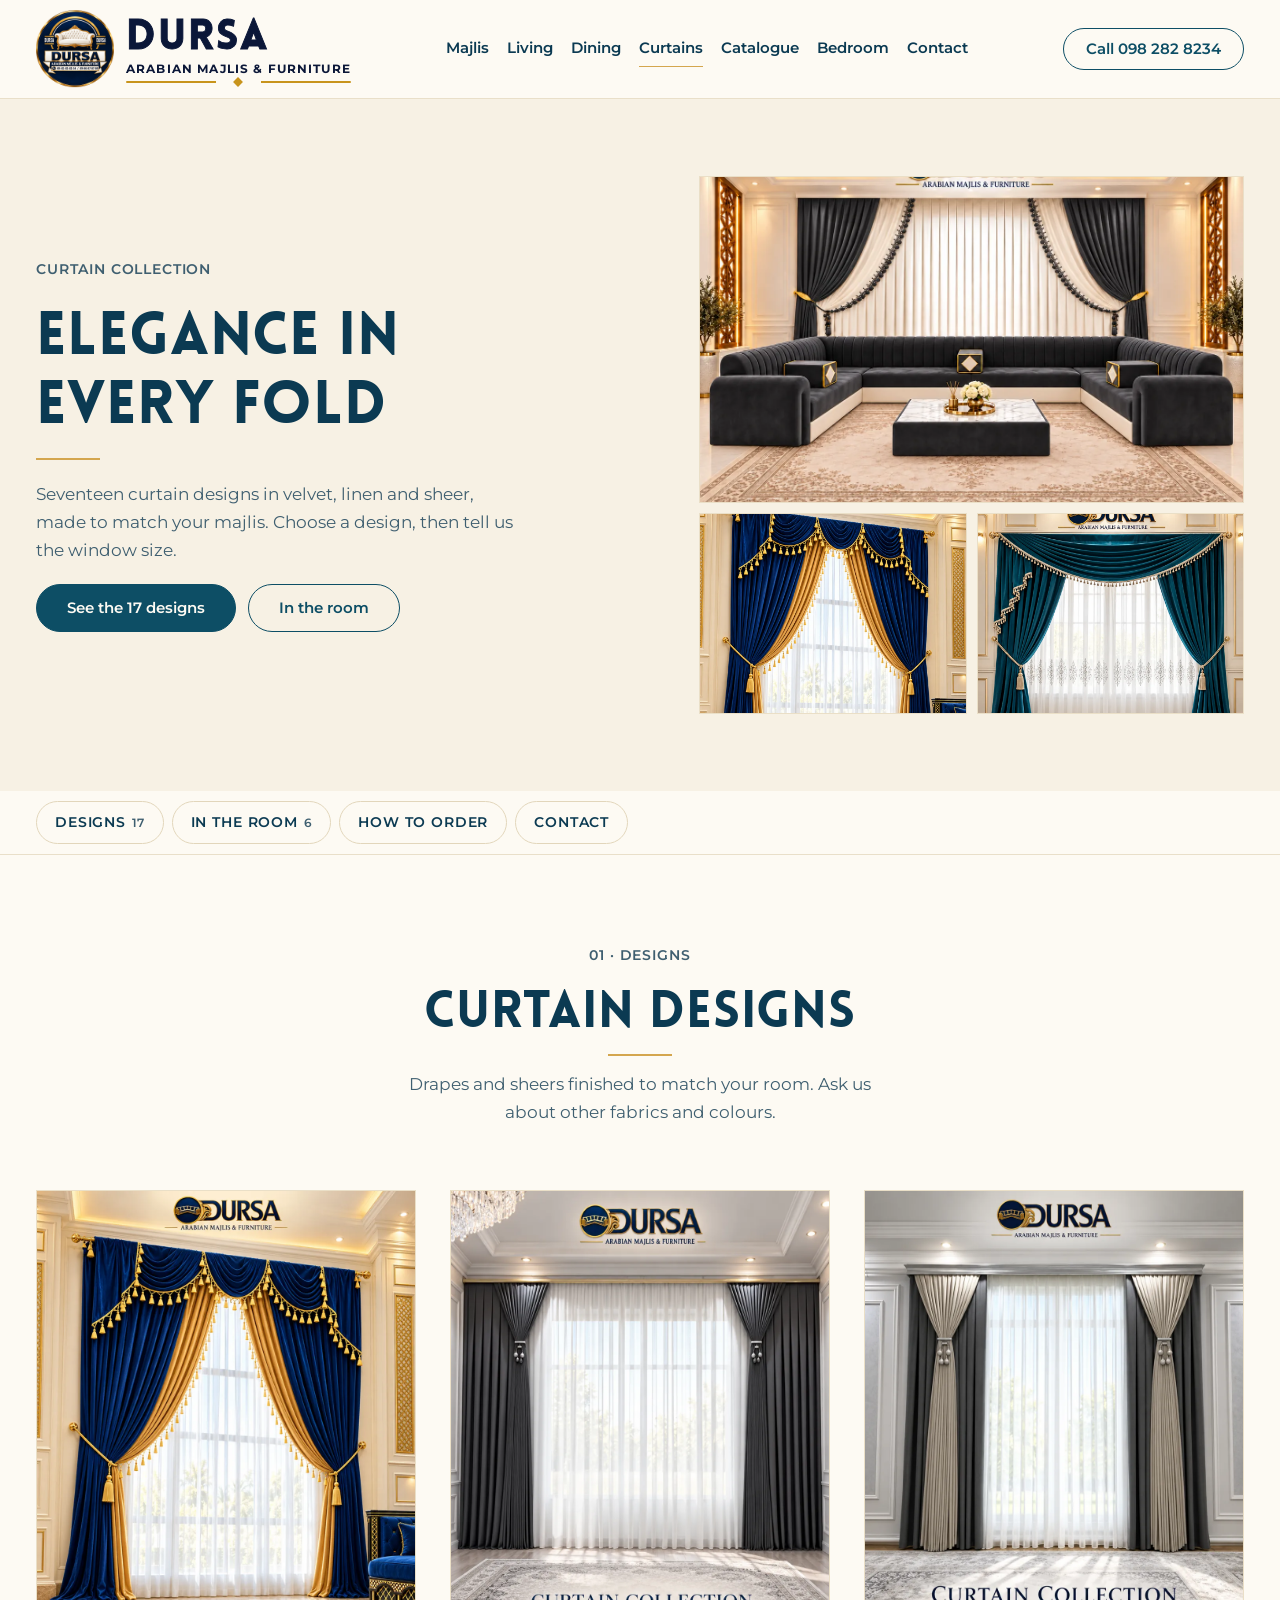
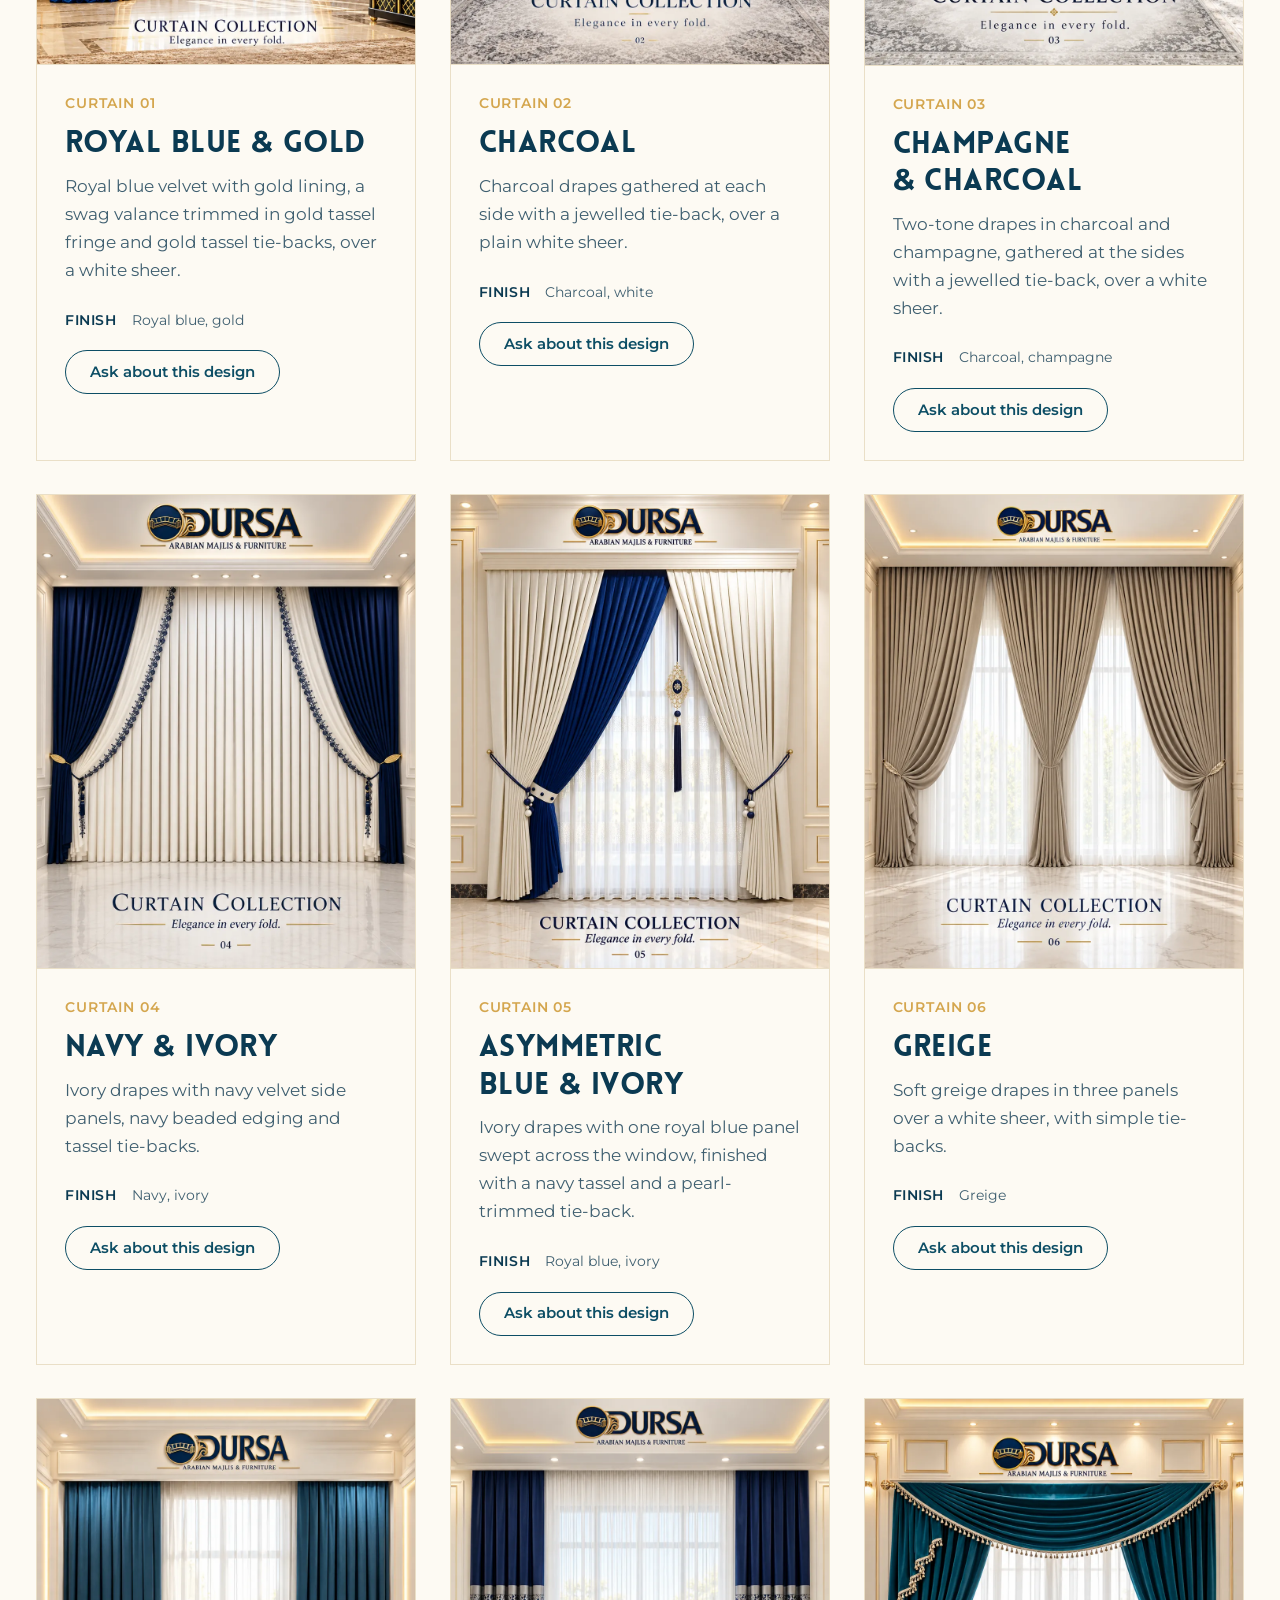
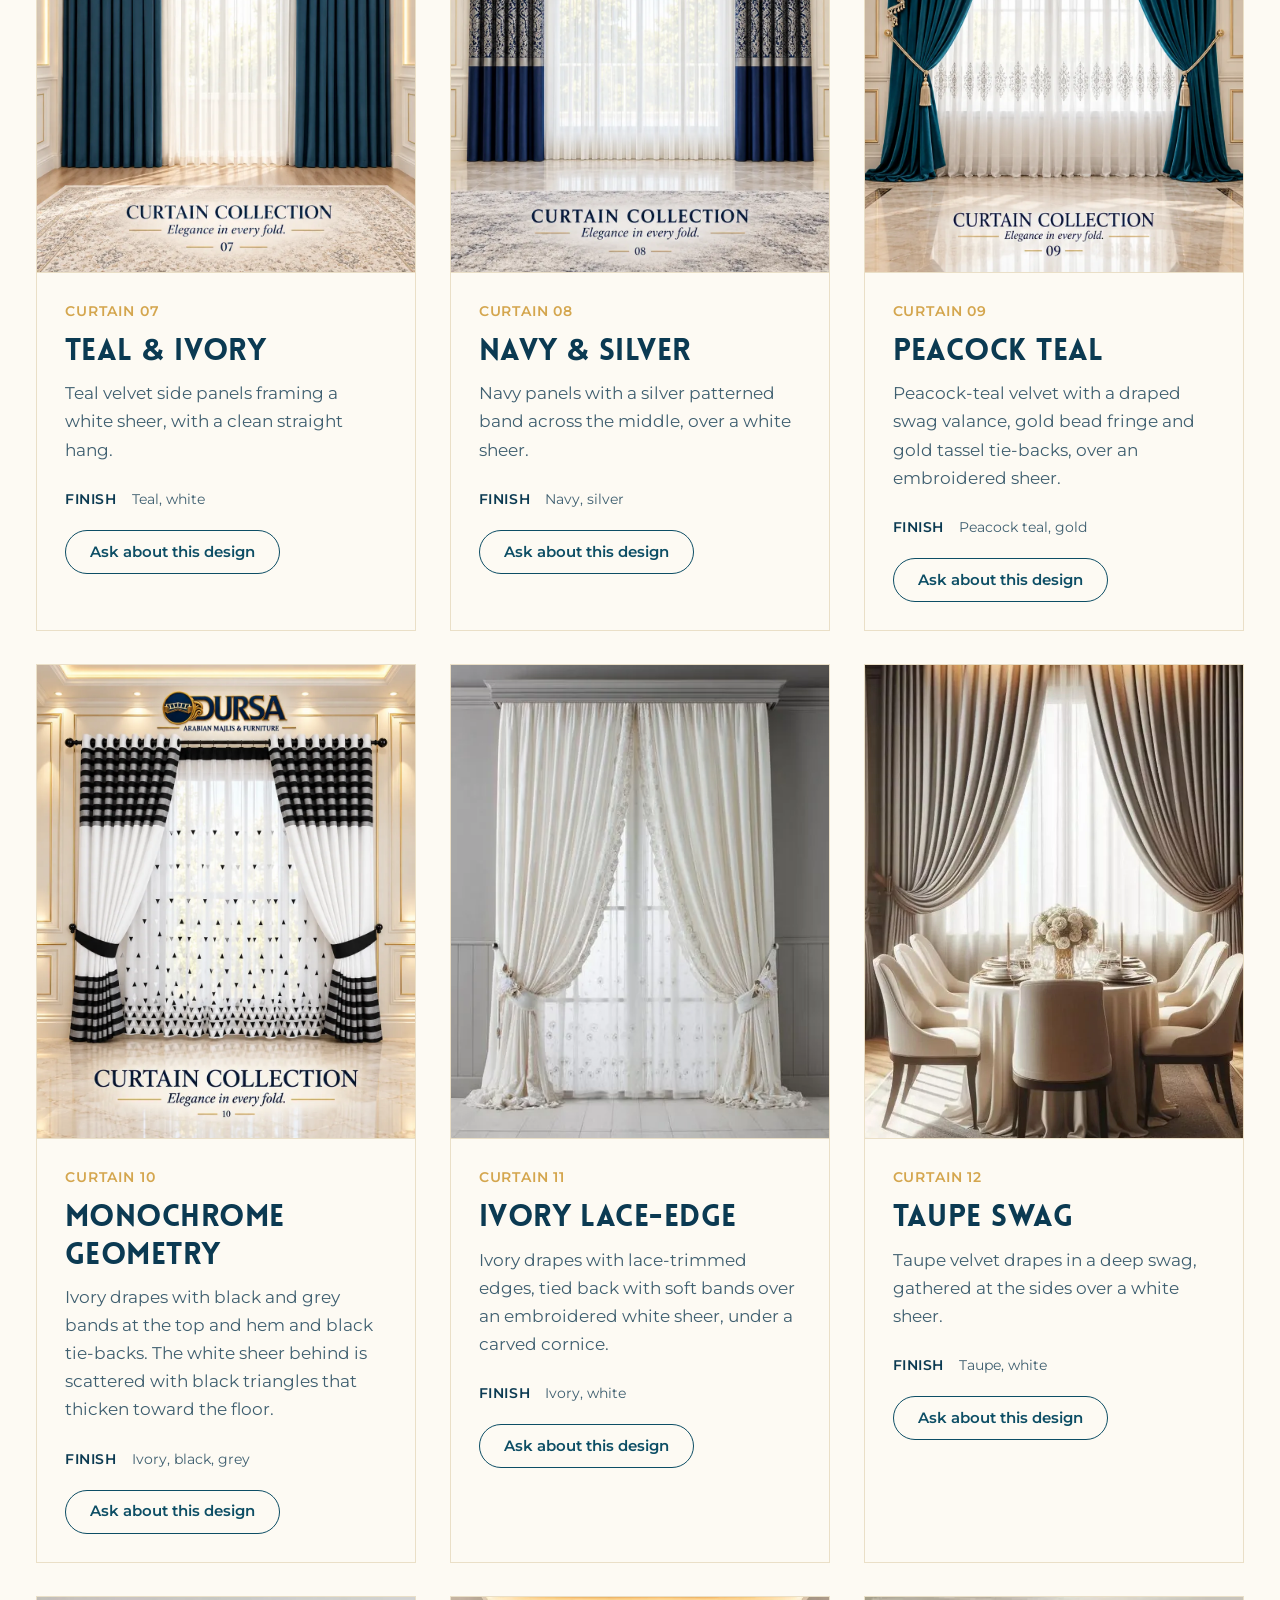
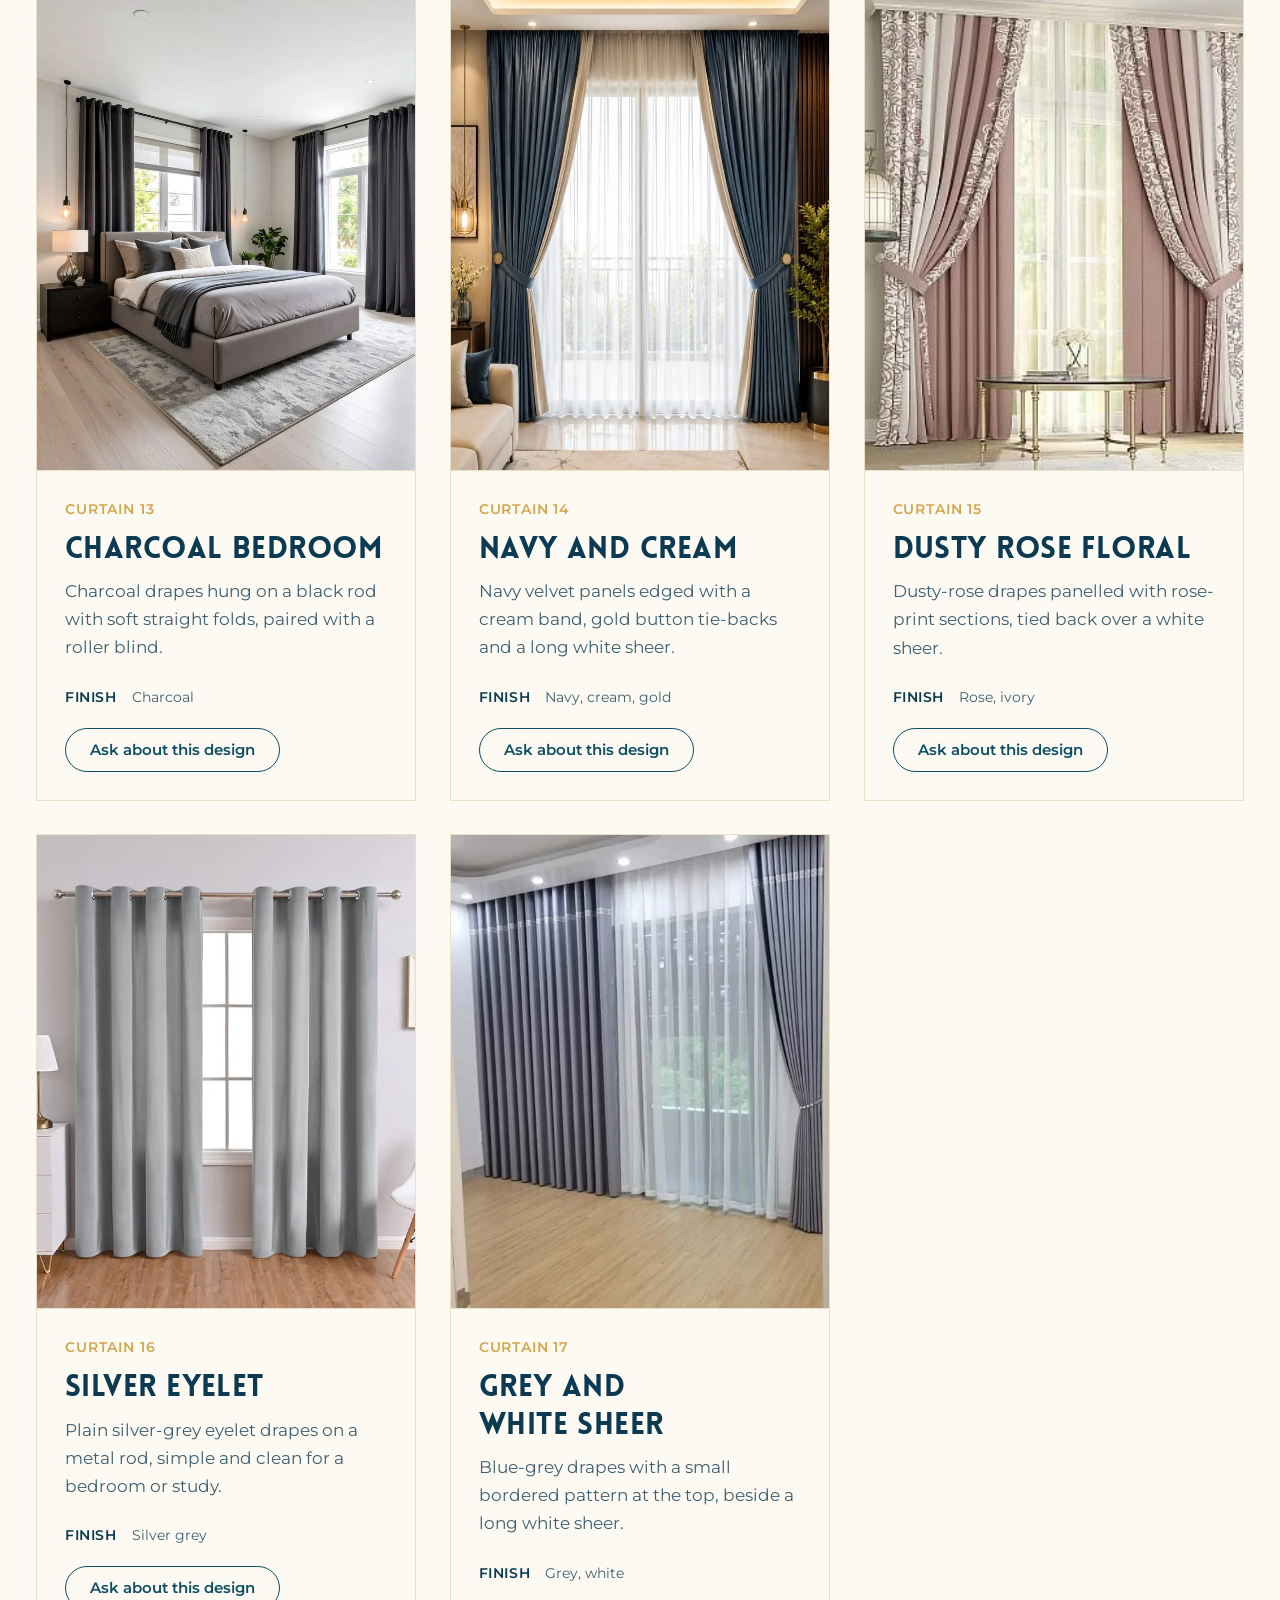
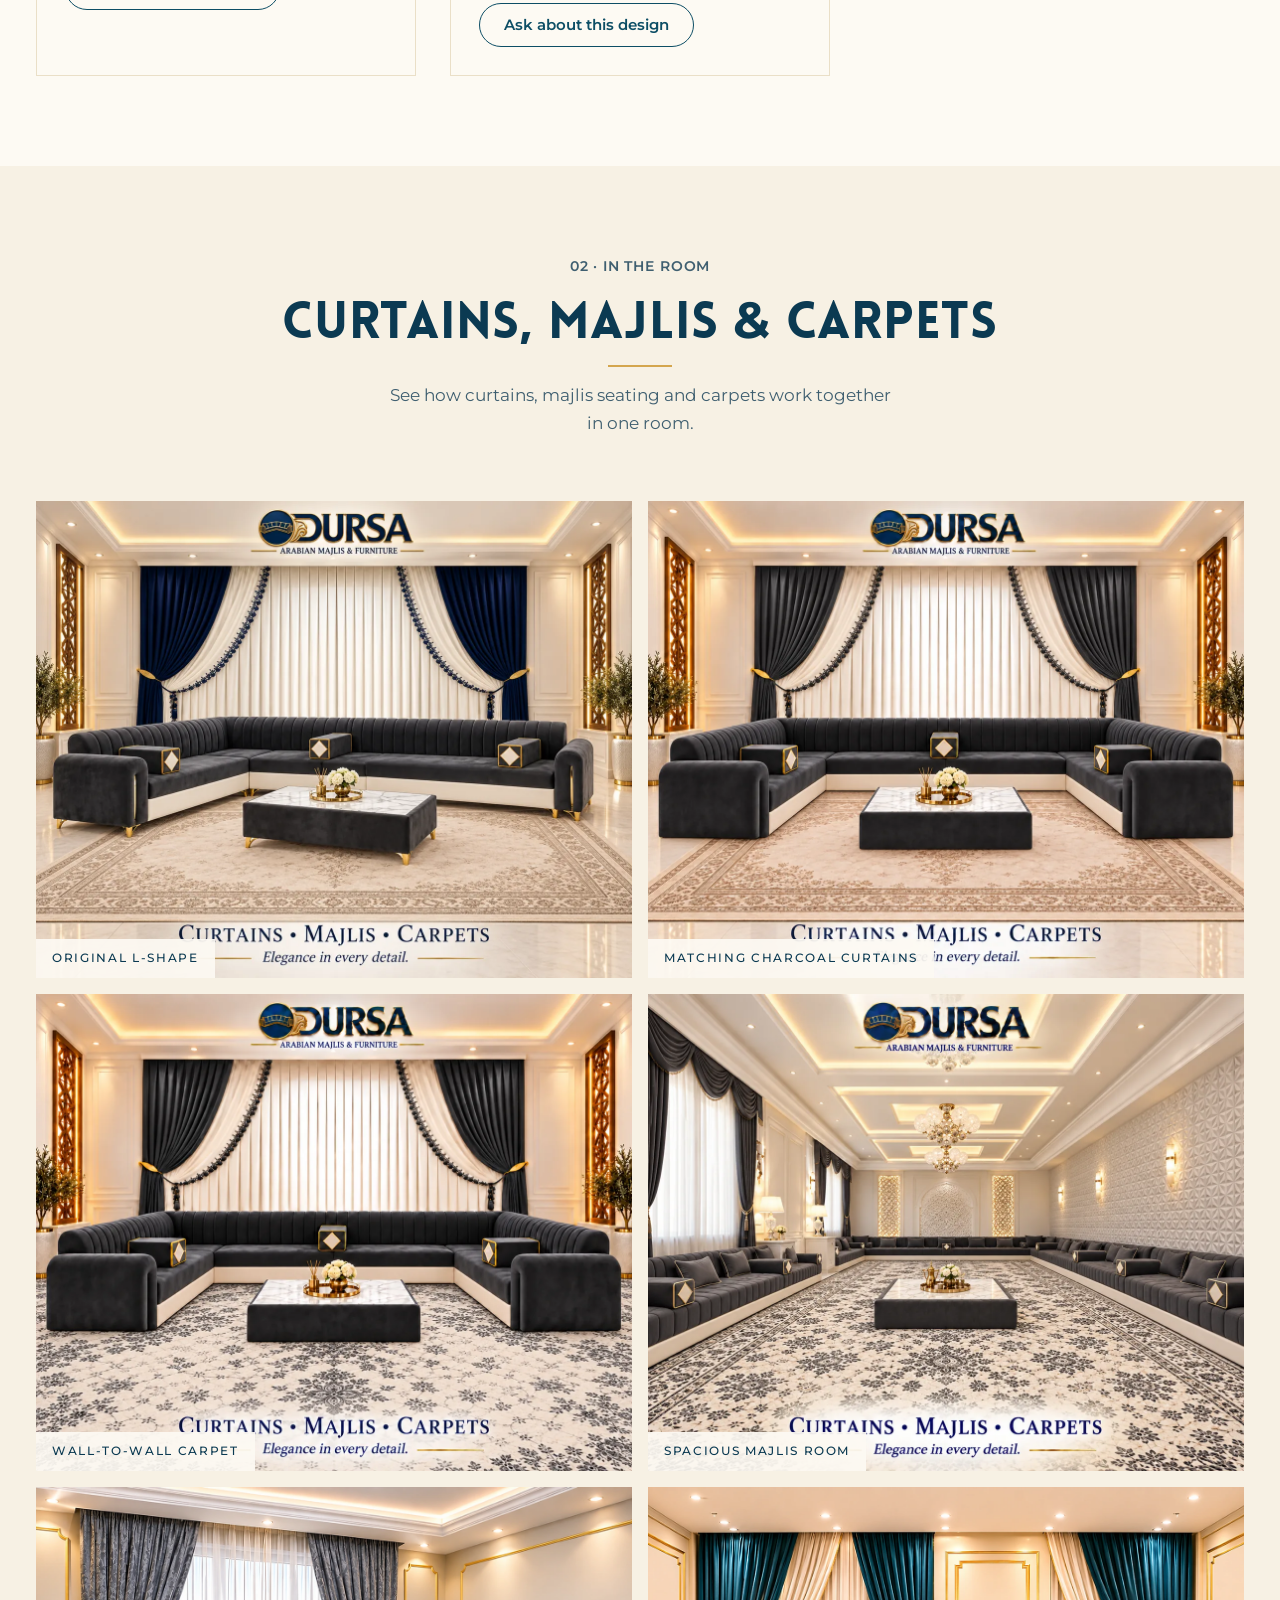
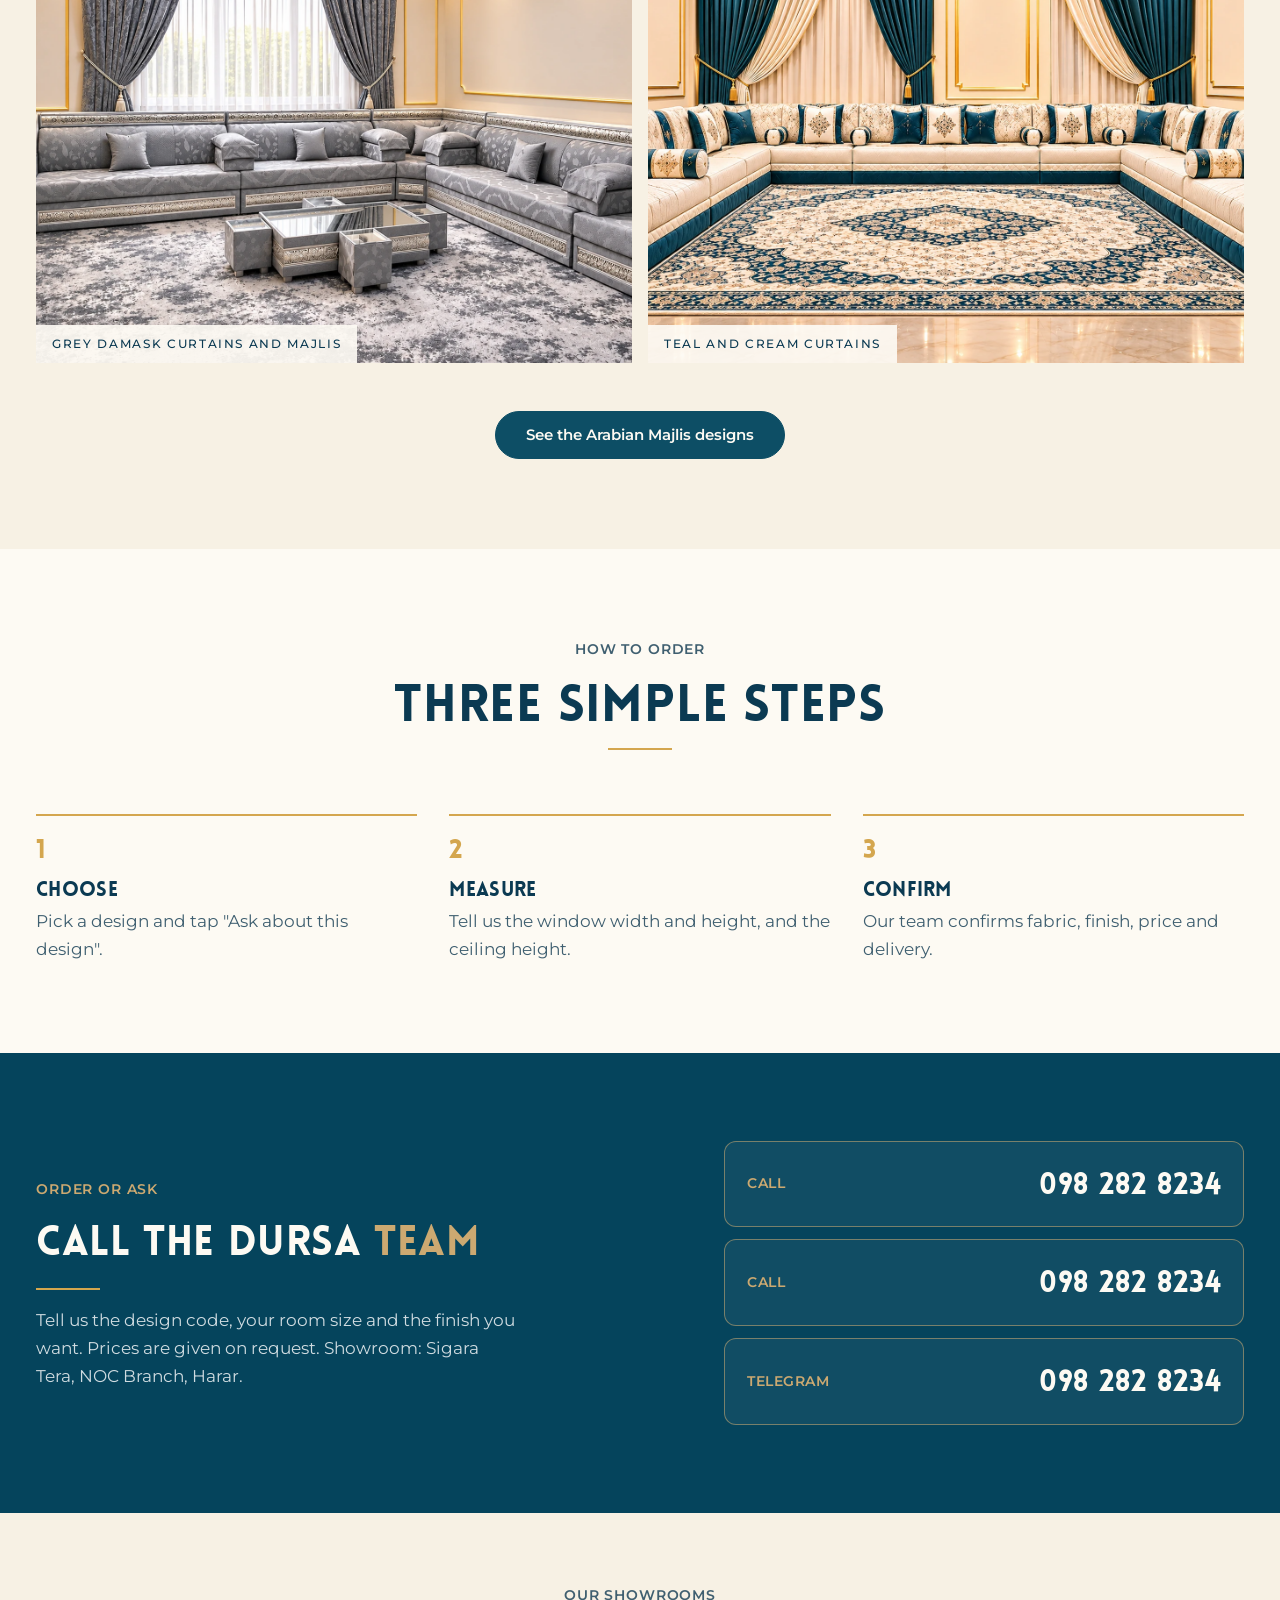
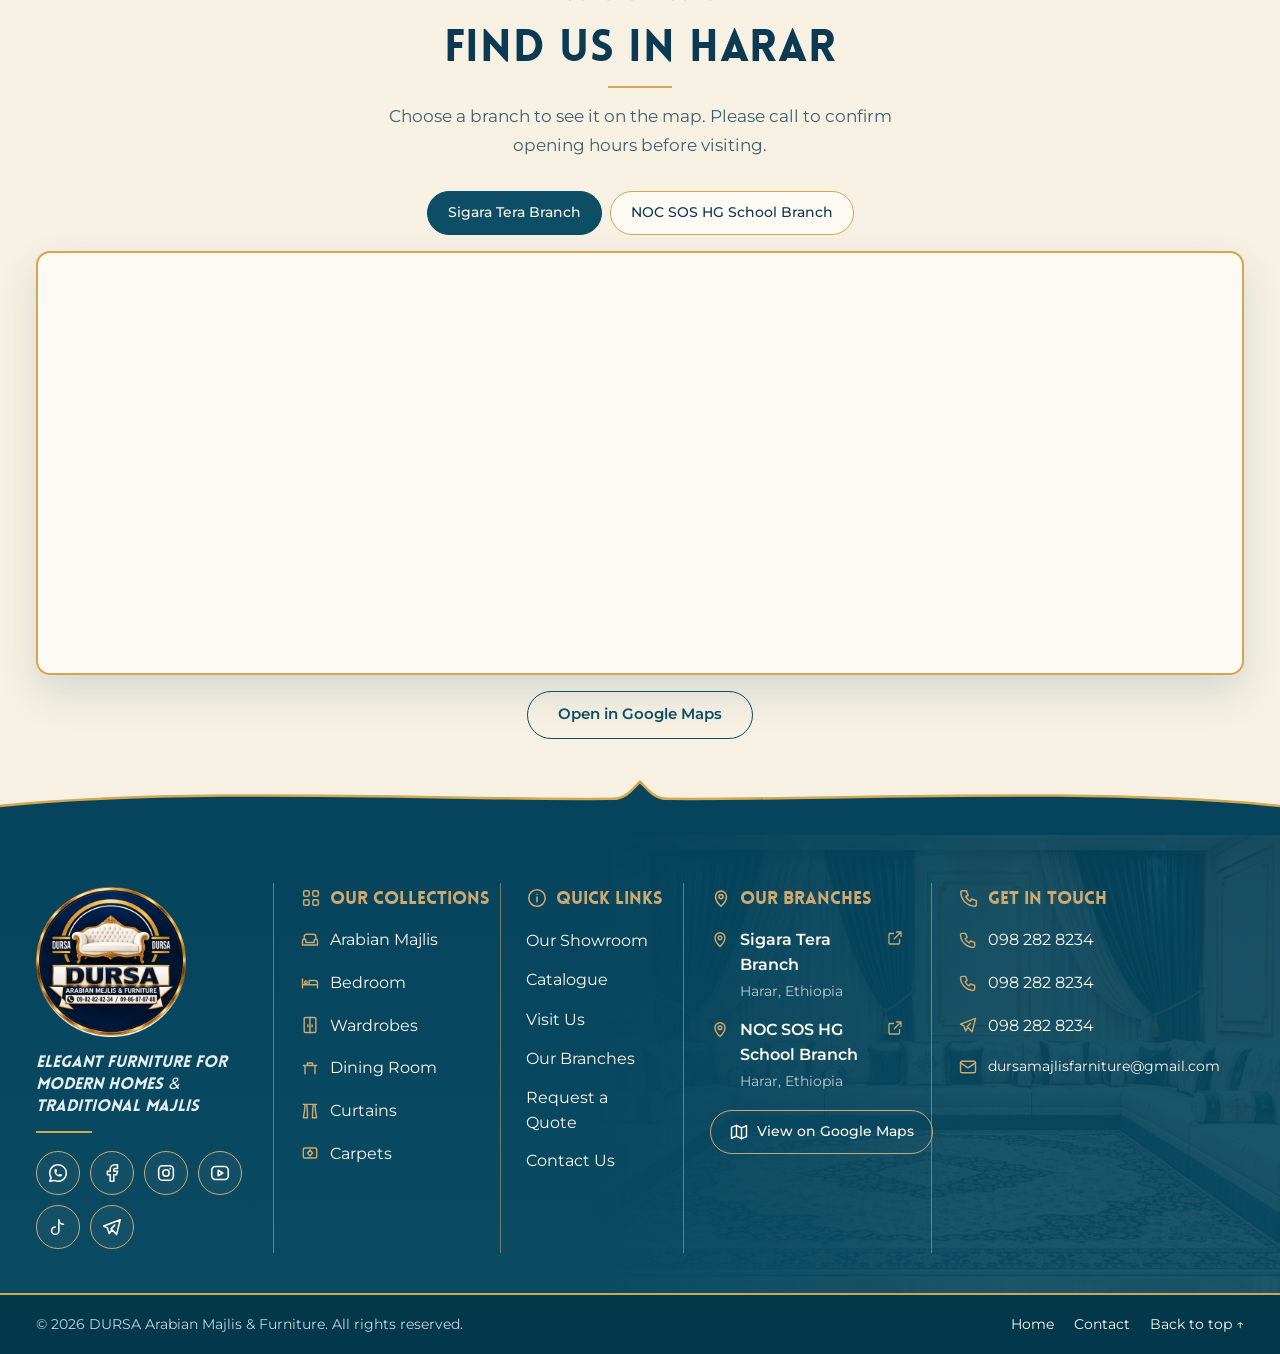
<file: curtains.html>
<!doctype html>
<html lang="en">
<head>
<meta charset="utf-8">
<meta name="viewport" content="width=device-width,initial-scale=1,viewport-fit=cover">
<meta name="description" content="DURSA curtain collection, 17 designs of drapes and sheers, made to measure. Harar, Ethiopia. Call 098 282 8234. Call 098 282 8234.">
<meta name="theme-color" content="#05445c">
<link rel="icon" type="image/png" sizes="32x32" href="dursa-icon-32.png">
<link rel="apple-touch-icon" sizes="180x180" href="dursa-icon-180.png">
<link rel="manifest" href="site.webmanifest">
<title>Curtains | DURSA Arabian Majlis &amp; Furniture</title>
<link rel="preload" href="lovelo-black.woff2" as="font" type="font/woff2" crossorigin>
<link rel="preload" href="montserrat-400.woff" as="font" type="font/woff" crossorigin>
<link rel="preload" href="montserrat-600.woff" as="font" type="font/woff" crossorigin>
<style>
/* Layout: ivory showroom pages. Hero = ghost word + product left, copy right. Split rows, full-bleed "At Home" shots, teal footer band. */
:root{
  --ivory:#fdfaf3;
  --ivory-2:#f7f1e4;
  --ghost:#f1eadb;
  --teal:#0d4e65;
  --teal-deep:#05445c;
  --gold:#cca971;
  --gold-line:#d4a64e;
  --ink:#0b3a52;
  --ink-soft:#3f5f70;
  --display:"Playfair Display","Didot","Bodoni 72",Georgia,serif;
  --body:"Jost","Avenir Next","Segoe UI",system-ui,sans-serif;
  color-scheme:light;
}
*{box-sizing:border-box}
html{scroll-behavior:smooth;scroll-padding-top:84px}
body{margin:0;background:var(--ivory);color:var(--ink);font-family:var(--body);font-size:1rem;line-height:1.6;-webkit-font-smoothing:antialiased}
img{display:block;max-width:100%;height:auto}
a{color:inherit}
h1,h2,h3{font-family:var(--display);font-weight:600;letter-spacing:-.02em;line-height:1.05;margin:0;text-wrap:balance;color:var(--ink)}
p{margin:0}
:focus-visible{outline:2px solid var(--gold-line);outline-offset:3px}
.wrap{max-width:1240px;margin-inline:auto;padding-left:max(16px,env(safe-area-inset-left,0px));padding-right:max(16px,env(safe-area-inset-right,0px))}
.rule{display:block;width:64px;height:2px;background:var(--gold-line);border:0;margin:0}
.eyebrow{font-size:.72rem;letter-spacing:.28em;text-transform:uppercase;font-weight:500;color:var(--ink-soft)}

/* buttons */
.pill{display:inline-flex;align-items:center;justify-content:center;gap:.6em;min-height:48px;padding:0 30px;border:1.5px solid var(--teal);border-radius:999px;background:transparent;color:var(--teal);font:500 .95rem/1 var(--body);text-decoration:none;cursor:pointer;transition:background .2s,color .2s}
.pill:hover{background:var(--teal);color:var(--ivory)}
.pill.solid{background:var(--teal);color:var(--ivory)}
.pill.solid:hover{background:var(--teal-deep)}
.pill.gold{border-color:var(--gold);color:var(--ivory)}
.pill.gold:hover{background:var(--gold);color:var(--teal-deep)}


/* landing */
.landing{position:relative;background:var(--teal-deep);color:var(--ivory);overflow:hidden}
.landing picture,.landing img{display:block;width:100%}
.landing img{height:clamp(600px,90vh,840px);object-fit:cover;object-position:center 48%}
.landing::after{content:"";position:absolute;inset:0;background:linear-gradient(180deg,rgba(5,68,92,0) 42%,rgba(5,68,92,.72) 76%,rgba(5,68,92,.95) 100%)}
.landing .copy{position:absolute;z-index:2;left:0;right:0;bottom:0}
.landing .copy .wrap{padding-block:clamp(28px,5vw,64px);display:grid;gap:18px;justify-items:start}
.landing h1{color:var(--ivory);font-size:clamp(2.4rem,6vw,5rem);max-width:15ch;text-shadow:0 2px 24px rgba(5,68,92,.35)}
.landing .eyebrow{color:#f6e3bd;text-shadow:0 1px 12px rgba(5,68,92,.8);background:rgba(5,68,92,.55);padding:6px 12px}
.landing p.lede{max-width:44ch;color:#e6eef1;font-size:clamp(1rem,1.6vw,1.2rem)}
.landing .cta{display:flex;flex-wrap:wrap;gap:12px;margin-top:6px}
.pill.ivory{background:var(--ivory);border-color:var(--ivory);color:var(--teal-deep)}
.pill.ivory:hover{background:var(--gold);border-color:var(--gold);color:var(--teal-deep)}
.pill.ghost{border-color:rgba(253,250,243,.7);color:var(--ivory)}
.pill.ghost:hover{background:rgba(253,250,243,.14);color:var(--ivory)}
.facts{background:var(--teal-deep);border-top:1px solid rgba(204,169,113,.35)}
.facts .wrap{display:flex;flex-wrap:wrap;gap:8px 36px;padding-block:16px;font-size:.78rem;letter-spacing:.16em;text-transform:uppercase;color:#cfe0e6;justify-content:center}
.facts span b{color:var(--gold);font-weight:500;margin-right:.5em}
@media (max-width:640px){.landing img{height:640px;object-position:center 40%}.landing::after{background:linear-gradient(180deg,rgba(5,68,92,0) 34%,rgba(5,68,92,.78) 66%,rgba(5,68,92,.96) 100%)}.facts .wrap{justify-content:flex-start;gap:6px 24px;font-size:.7rem}}

/* header */
.topbar{position:sticky;top:env(safe-area-inset-top,0px);z-index:20;background:rgba(253,250,243,.94);backdrop-filter:blur(8px);border-bottom:1px solid #e9dfc9}
body::before{content:"";position:fixed;inset:0 0 auto;height:env(safe-area-inset-top,0px);z-index:30;background:var(--ivory)}
.topbar .wrap{display:grid;grid-template-columns:1fr auto 1fr;align-items:center;min-height:80px;gap:16px}
.nav{display:flex;gap:28px;font-size:.9rem;font-weight:500}
.nav a{text-decoration:none;padding:6px 0;border-bottom:1.5px solid transparent}
.nav a:hover{border-bottom-color:var(--gold-line)}
.menu-btn{display:none;width:44px;height:44px;border:0;background:none;color:var(--ink);cursor:pointer;padding:0}
.menu-btn svg{width:28px;height:28px}
.brand{display:flex;align-items:center;gap:12px;text-decoration:none}
.brand img{width:54px;height:54px;border-radius:50%}
.brand-text{display:flex;flex-direction:column;line-height:1}
.brand-name{font-family:var(--display);font-weight:700;font-size:2.15rem;letter-spacing:-.01em;color:var(--teal)}
.brand-tag{font-size:.5rem;letter-spacing:.24em;font-weight:500;color:var(--teal);margin-top:4px;white-space:nowrap}
.top-actions{display:flex;justify-content:flex-end}
.top-actions .pill{min-height:42px;padding:0 22px;font-size:.88rem}
.top-actions .pill svg{display:none}
.mobile-nav{display:none}

/* hero blocks */
.hero{position:relative;overflow:hidden;background:var(--ivory)}
.hero .ghost{position:absolute;left:-.04em;top:.02em;font-family:var(--display);font-weight:700;font-size:clamp(6.5rem,19vw,17rem);line-height:.9;letter-spacing:-.03em;color:var(--ghost);pointer-events:none;user-select:none;white-space:nowrap}
.hero .wrap{position:relative;display:grid;grid-template-columns:minmax(0,1.7fr) minmax(0,1fr);align-items:center;gap:clamp(16px,4vw,64px);padding-block:clamp(40px,6vw,88px)}
.hero figure{margin:0}
.hero figure img{width:100%;mix-blend-mode:multiply;-webkit-mask-image:linear-gradient(to right,transparent,#000 7%,#000 93%,transparent),linear-gradient(to bottom,transparent,#000 9%,#000 91%,transparent);-webkit-mask-composite:source-in;mask-image:linear-gradient(to right,transparent,#000 7%,#000 93%,transparent),linear-gradient(to bottom,transparent,#000 9%,#000 91%,transparent);mask-composite:intersect}
.hero-copy{display:flex;flex-direction:column;gap:20px;align-items:flex-start}
.hero-copy h1,.hero-copy h2{font-size:clamp(2.4rem,4.6vw,4rem)}
.hero-copy p{color:var(--ink-soft);max-width:30ch;font-size:1.05rem}
.swatches{display:flex;align-items:center;gap:12px;font-size:.95rem;color:var(--ink-soft)}
.sw{width:42px;height:42px;border-radius:50%;border:1px solid #e0d5bd;flex:none}
.sw.ivory{background:#efe6d6}.sw.teal{background:var(--teal)}.sw.char{background:#34363a}
.swatch-row{display:flex;flex-direction:column;gap:10px}
.swatch-row .dots{display:flex;gap:12px}

/* split rows */
.split{background:var(--ivory)}
.split .wrap{display:grid;grid-template-columns:minmax(0,1fr) minmax(0,2fr);align-items:center;gap:clamp(20px,4vw,56px);padding-block:clamp(24px,4vw,56px)}
.split.flip .wrap{grid-template-columns:minmax(0,2fr) minmax(0,1fr)}
.split.flip .split-copy{order:2}
.split-copy{display:flex;flex-direction:column;gap:18px}
.split-copy h2{font-size:clamp(1.9rem,3.2vw,2.8rem);text-transform:uppercase;letter-spacing:-.01em;line-height:1.02}
.split-copy p{color:var(--ink-soft);max-width:26ch;font-size:1.05rem}
.split figure{margin:0;overflow:hidden}
.split figure img{width:100%;aspect-ratio:16/10;object-fit:cover}

/* at home */
.athome{position:relative;margin:0}
.athome img{width:100%;aspect-ratio:16/8;object-fit:cover;object-position:center 60%}
.athome img.tall-m{aspect-ratio:16/9}
.tag{position:absolute;top:clamp(16px,3vw,40px);left:0;background:var(--ivory);padding:18px 28px 14px max(24px,env(safe-area-inset-left,0px));font-size:.8rem;letter-spacing:.3em;font-weight:500;text-transform:uppercase;color:var(--ink)}
.tag::after{content:"";display:block;width:56px;height:2px;background:var(--gold-line);margin:7px auto 0 0}

/* dining tiles */
.tiles{display:grid;grid-template-columns:1fr 1fr;gap:8px;background:var(--ivory)}
.tile{position:relative;margin:0}
.tile img{width:100%;aspect-ratio:5/4;object-fit:cover}
.tile figcaption{position:absolute;top:0;left:0;padding:22px 26px;font-family:var(--display);font-weight:600;font-size:clamp(1rem,2vw,1.5rem);letter-spacing:.02em;text-transform:uppercase;color:var(--ink);background:linear-gradient(180deg,rgba(253,250,243,.85),rgba(253,250,243,0));width:100%}
.tile figcaption::before{content:"";display:block;width:52px;height:2px;background:var(--gold-line);margin-bottom:10px}

/* catalogue */
.catalogue{background:var(--ivory-2);padding-block:clamp(56px,8vw,112px)}
.sec-head{display:flex;flex-direction:column;gap:14px;align-items:center;text-align:center;margin-bottom:clamp(32px,5vw,64px)}
.sec-head h2{font-size:clamp(2.2rem,5vw,3.8rem)}
.sec-head .rule{margin-inline:auto}
.sec-head p{color:var(--ink-soft);max-width:46ch}
.item{display:grid;grid-template-columns:minmax(0,1fr) minmax(0,2fr);gap:clamp(20px,4vw,56px);align-items:center;padding-block:clamp(24px,3vw,40px);border-top:1px solid #e2d6bb}
.item:nth-child(even){grid-template-columns:minmax(0,2fr) minmax(0,1fr)}
.item:nth-child(even) .item-copy{order:2}
.item-copy{display:flex;flex-direction:column;gap:14px;align-items:flex-start}
.code{font-family:var(--display);font-weight:700;font-size:clamp(2.4rem,4vw,3.4rem);line-height:1;color:var(--ink)}
.item-copy h3{font-family:var(--body);font-weight:400;font-size:1.25rem;letter-spacing:0;color:var(--ink-soft)}
.item figure{margin:0}
.item figure img{width:100%;mix-blend-mode:multiply}

/* bedroom */
.bedroom{background:var(--ivory);padding-block:clamp(56px,8vw,112px)}
.pair{display:grid;grid-template-columns:1fr 1fr;gap:clamp(16px,3vw,40px)}
.grid3{display:grid;grid-template-columns:repeat(3,minmax(0,1fr));gap:clamp(24px,3vw,40px) clamp(16px,2.4vw,32px)}
@media (max-width:980px){.grid3{grid-template-columns:1fr 1fr}}
@media (max-width:640px){.grid3{grid-template-columns:1fr}}
.card .img img{aspect-ratio:4/3}
.card.cut .img{background:var(--ivory-2)}
.card.cut img{mix-blend-mode:multiply;object-fit:contain;aspect-ratio:4/3}
.more-head{margin:clamp(40px,6vw,72px) 0 28px;display:flex;flex-direction:column;gap:12px;align-items:flex-start}
.more-head h3{font-size:clamp(1.6rem,3vw,2.2rem)}
.curtains{background:var(--ivory);padding-block:clamp(56px,8vw,112px)}
.cfeature{display:grid;grid-template-columns:minmax(0,5fr) minmax(0,6fr);gap:clamp(24px,5vw,72px);align-items:center;max-width:980px;margin-inline:auto}
.cfeature figure{margin:0}
.cfeature img{width:100%;box-shadow:0 18px 40px rgba(5,68,92,.14)}
.cfeature-copy{display:flex;flex-direction:column;gap:16px;align-items:flex-start}
.cfeature-copy h3{font-size:clamp(1.8rem,3vw,2.6rem)}
.cfeature-copy p{color:var(--ink-soft);max-width:40ch}
.cfeature-copy .fine{font-size:.9rem}
@media (max-width:760px){.cfeature{grid-template-columns:1fr}.cfeature figure{max-width:460px}}
.gallery{background:var(--ivory-2);padding-block:clamp(56px,8vw,112px)}
.mosaic{display:grid;grid-template-columns:1fr 1fr;gap:clamp(8px,1.4vw,16px)}
.mosaic figure{margin:0;position:relative;overflow:hidden}
.mosaic figure.wide{grid-column:1/-1}
.mosaic img{width:100%;height:100%;aspect-ratio:4/3;object-fit:cover}
.mosaic figure.wide img{aspect-ratio:16/8}
.mosaic figcaption{position:absolute;left:0;bottom:0;padding:12px 18px;background:rgba(253,250,243,.92);font-size:.78rem;letter-spacing:.16em;text-transform:uppercase;font-weight:500;color:var(--ink)}
@media (max-width:640px){.mosaic{grid-template-columns:1fr}.mosaic figure.wide img{aspect-ratio:4/3}}
.card{margin:0;display:flex;flex-direction:column;gap:18px}
.card .img{background:#fff;border:1px solid #eadfc7;display:grid;place-items:center;overflow:hidden}
.card img{width:100%;aspect-ratio:3/2;object-fit:cover}
.card h3{font-size:1.6rem}
.card p{color:var(--ink-soft);max-width:38ch}

/* quote / footer */
.quote{background:var(--teal-deep);color:var(--ivory);padding-block:clamp(56px,8vw,112px)}
.quote .wrap{display:grid;grid-template-columns:minmax(0,1fr) minmax(0,1fr);gap:clamp(32px,6vw,96px)}
.quote h2{color:var(--ivory);font-size:clamp(2.2rem,4.6vw,3.6rem)}
.quote h2 em{font-style:italic;font-weight:500;color:var(--gold)}
.quote .lead{margin-top:22px;color:#cfdbe0;max-width:40ch}
.quote .rule{margin-top:26px}
.details{margin-top:36px;display:grid;gap:0;border-top:1px solid rgba(204,169,113,.4)}
.details div{display:grid;grid-template-columns:96px 1fr;gap:16px;padding:16px 0;border-bottom:1px solid rgba(204,169,113,.4);align-items:baseline}
.details dt{font-size:.68rem;letter-spacing:.18em;text-transform:uppercase;color:var(--gold)}
.details dd{margin:0;overflow-wrap:anywhere}
.details small{display:block;color:#b9cad1;font-size:.82rem}
.details a{text-decoration:none;border-bottom:1px solid rgba(204,169,113,.5)}
form{display:grid;gap:16px;align-content:start}
label{display:grid;gap:6px;font-size:.72rem;letter-spacing:.16em;text-transform:uppercase;color:var(--gold)}
input,select,textarea{width:100%;font:400 1rem/1.4 var(--body);padding:13px 14px;border-radius:10px;border:1px solid rgba(204,169,113,.55);background:rgba(255,255,255,.06);color:var(--ivory);letter-spacing:0;text-transform:none}
select option{color:#0b3a52}
input::placeholder,textarea::placeholder{color:#8fa9b4}
textarea{min-height:110px;resize:vertical}
.msg{display:grid;gap:12px;padding:18px;border:1px solid var(--gold);border-radius:12px;background:rgba(255,255,255,.06)}
.msg pre{margin:0;white-space:pre-wrap;font:400 .95rem/1.5 var(--body);color:var(--ivory)}
.msg .row{display:flex;flex-wrap:wrap;gap:10px}
.msg .pill{min-height:42px;padding:0 20px;font-size:.88rem}
.msg p{font-size:.85rem;color:#b9cad1}

.bandfoot{background:var(--teal);border-top:1px solid rgba(204,169,113,.35);color:var(--ivory)}
.bandfoot .wrap{display:flex;flex-wrap:wrap;align-items:center;justify-content:space-between;gap:20px;padding-block:28px}
.brand.light .brand-name,.brand.light .brand-tag{color:var(--ivory)}
.bandfoot small{font-size:.8rem;color:#c5d6dc}

@media (max-width:900px){
  .topbar .wrap{grid-template-columns:44px 1fr 44px;min-height:72px}
  .nav,.top-actions .pill span{display:none}
  .menu-btn{display:block}
  .top-actions .pill{min-height:44px;width:44px;padding:0;border-radius:50%}
  .top-actions .pill svg{display:block}
  .brand{justify-content:center}
  .brand img{width:46px;height:46px}
  .brand-name{font-size:1.8rem}
  .brand-tag{font-size:.42rem}
  .mobile-nav{display:none;flex-direction:column;background:var(--ivory);border-top:1px solid #e9dfc9}
  .mobile-nav.open{display:flex}
  .mobile-nav a{padding:16px max(16px,env(safe-area-inset-left,0px));text-decoration:none;font-weight:500;border-bottom:1px solid #eee4cf}
  .hero .wrap,.split .wrap,.split.flip .wrap{grid-template-columns:1fr}
  .hero .wrap{gap:8px}
  .hero-copy{align-items:flex-start;padding-top:8px}
  .hero-copy p{max-width:36ch}
  .split.flip .split-copy{order:0}
  .item,.item:nth-child(even){grid-template-columns:1fr}
  .item:nth-child(even) .item-copy{order:0}
  .quote .wrap{grid-template-columns:1fr}
  .athome img{aspect-ratio:4/3}
  .athome img.tall-m{aspect-ratio:9/16;max-height:90vh}
}
@media (max-width:640px){
  .tiles,.pair{grid-template-columns:1fr}
  .tile img{aspect-ratio:4/3}
  .details div{grid-template-columns:1fr;gap:4px}
  .hero .ghost{font-size:30vw}
}
@media (prefers-reduced-motion:reduce){html{scroll-behavior:auto}*{transition:none!important}}

/* bedroom page */
.phero{background:var(--ivory-2);position:relative;overflow:hidden}
.phero .wrap{display:grid;grid-template-columns:minmax(0,1.1fr) minmax(0,1fr);gap:clamp(24px,5vw,72px);align-items:center;padding-block:clamp(40px,6vw,88px)}
.phero h1{font-size:clamp(2.6rem,5.4vw,4.6rem)}
.phero .lede{color:var(--ink-soft);max-width:44ch;font-size:1.1rem}
.phero-copy{display:flex;flex-direction:column;gap:20px;align-items:flex-start}
.phero .cta{display:flex;flex-wrap:wrap;gap:12px}
.phero .mosaic3{display:grid;grid-template-columns:1fr 1fr;gap:10px}
.phero .mosaic3 figure{margin:0;background:#fff;border:1px solid #eadfc7;overflow:hidden}
.phero .mosaic3 figure:first-child{grid-column:1/-1}
.phero .mosaic3 img{width:100%;height:100%;object-fit:cover;aspect-ratio:3/2}
.phero .mosaic3 figure:not(:first-child) img{aspect-ratio:4/3}
.phero .mosaic3 figure:nth-child(3) img{object-fit:contain;padding:6px}
.catnav{position:sticky;top:80px;z-index:15;background:rgba(253,250,243,.96);backdrop-filter:blur(8px);border-bottom:1px solid #e9dfc9}
.catnav .wrap{display:flex;gap:8px;overflow-x:auto;padding-block:10px;scrollbar-width:none}
.catnav a{flex:none;text-decoration:none;font-size:.82rem;letter-spacing:.14em;text-transform:uppercase;font-weight:500;padding:10px 18px;border:1px solid #e2d6bb;border-radius:999px;color:var(--ink)}
.catnav a:hover{background:var(--teal);color:var(--ivory);border-color:var(--teal)}
.catnav a small{color:var(--ink-soft);letter-spacing:.04em;margin-left:.5em}
.catnav a:hover small{color:#cfe0e6}
.psec{padding-block:clamp(48px,7vw,96px)}
.psec.alt{background:var(--ivory-2)}
.pgrid{display:grid;grid-template-columns:repeat(2,minmax(0,1fr));gap:clamp(20px,3vw,40px)}
.pcard,.dcard{display:flex;flex-direction:column;background:var(--ivory);border:1px solid #eadfc7}
.psec.alt .pcard,.psec.alt .dcard{background:var(--ivory)}
.pcard figure{margin:0;background:#fff;border-bottom:1px solid #eadfc7}
.pcard img{width:100%;aspect-ratio:3/2;object-fit:contain;background:#fff}
.pbody{display:flex;flex-direction:column;gap:10px;align-items:flex-start;padding:clamp(18px,2.4vw,28px)}
.pcode{font-size:.72rem;letter-spacing:.24em;font-weight:500;color:var(--gold-line)}
.pbody h3{font-size:clamp(1.5rem,2.4vw,1.9rem)}
.pbody p{color:var(--ink-soft);max-width:52ch}
.pbody .fin{font-size:.9rem}
.pbody .fin b{font-size:.68rem;letter-spacing:.18em;text-transform:uppercase;color:var(--ink);font-weight:500;margin-right:.8em}
.pbody .pill{margin-top:8px;min-height:44px;padding:0 24px;font-size:.9rem}
.dgrid{display:grid;gap:clamp(20px,3vw,40px)}
.dcard{display:grid;grid-template-columns:minmax(0,1.5fr) minmax(0,1fr)}
.dpics{display:grid;grid-template-columns:minmax(0,1fr) minmax(0,1fr);gap:1px;background:#eadfc7;border-right:1px solid #eadfc7}
.dpics figure{margin:0;position:relative;background:#fff}
.dpics img{width:100%;height:100%;object-fit:cover}
.dpics figure:first-child img{object-fit:contain}
.dpics figcaption{position:absolute;left:0;bottom:0;padding:6px 12px;background:rgba(253,250,243,.92);font-size:.68rem;letter-spacing:.16em;text-transform:uppercase;font-weight:500}
.dcard .pbody{justify-content:center}
.callband{background:var(--teal-deep);color:var(--ivory);padding-block:clamp(48px,7vw,88px)}
.callband .wrap{display:grid;grid-template-columns:minmax(0,1.2fr) minmax(0,1fr);gap:clamp(24px,5vw,72px);align-items:center}
.callband h2{color:var(--ivory);font-size:clamp(2rem,4vw,3.2rem)}
.callband h2 em{font-style:italic;color:var(--gold);font-weight:500}
.callband p{color:#cfdbe0;max-width:44ch;margin-top:16px}
.callband .rule{margin-top:22px}
.numbers{display:grid;gap:12px}
.num{display:flex;align-items:center;justify-content:space-between;gap:16px;padding:18px 22px;border:1px solid rgba(204,169,113,.55);border-radius:12px;text-decoration:none;background:rgba(255,255,255,.05)}
.num:hover{background:rgba(204,169,113,.18)}
.num span{font-size:.68rem;letter-spacing:.18em;text-transform:uppercase;color:var(--gold)}
.num b{font-family:var(--display);font-size:clamp(1.4rem,3vw,1.9rem);font-weight:600;letter-spacing:.01em;white-space:nowrap}
.enq{position:fixed;left:0;right:0;bottom:0;z-index:40;background:var(--teal-deep);color:var(--ivory);border-top:2px solid var(--gold-line);padding:14px max(16px,env(safe-area-inset-left,0px)) calc(14px + env(safe-area-inset-bottom,0px));transform:translateY(110%);visibility:hidden;transition:transform .25s,visibility .25s}
.enq.open{transform:none;visibility:visible}
.enq .in{max-width:1240px;margin-inline:auto;display:flex;flex-wrap:wrap;align-items:center;gap:12px 20px}
.enq pre{margin:0;flex:1 1 280px;white-space:pre-wrap;font:400 .95rem/1.5 var(--body)}
.enq .row{display:flex;flex-wrap:wrap;gap:8px}
.enq .pill{min-height:42px;padding:0 18px;font-size:.88rem}
.enq .x{background:none;border:0;color:var(--ivory);font-size:1.6rem;line-height:1;cursor:pointer;width:40px;height:40px}
.enq small{flex-basis:100%;color:#b9cad1;font-size:.8rem}
@media (max-width:900px){
  .phero .wrap,.callband .wrap{grid-template-columns:1fr}
  .catnav{top:72px}
  .dcard{grid-template-columns:1fr}
  .dpics{border-right:0;border-bottom:1px solid #eadfc7}
}
@media (max-width:640px){
  .pgrid{grid-template-columns:1fr}
  .num{flex-direction:column;align-items:flex-start;gap:4px}
}
</style>
<style>.lrow{display:grid;grid-template-columns:minmax(0,1.5fr) minmax(0,1fr);gap:clamp(20px,4vw,56px);align-items:center;padding-block:clamp(20px,3vw,36px)}
.lrow.flip{grid-template-columns:minmax(0,1fr) minmax(0,1.5fr)}.lrow.flip .pbody{order:-1}
.lrow figure{margin:0;border:1px solid #eadfc7;background:#fff;overflow:hidden}.lrow img{width:100%;object-fit:cover}
.lrow .pbody{padding:0}
.swr{display:flex;align-items:center;gap:10px;color:var(--ink-soft);font-size:.95rem}
@media (max-width:900px){.lrow[style]{grid-template-columns:1fr!important}}.steps{display:grid;grid-template-columns:repeat(3,minmax(0,1fr));gap:clamp(16px,3vw,32px);margin-top:8px}
.steps div{border-top:2px solid var(--gold-line);padding-top:14px}.steps b{font-family:var(--display);font-size:1.6rem;color:var(--gold-line)}.steps h3{font-size:1.25rem;margin:6px 0}.steps p{color:var(--ink-soft)}
@media (max-width:900px){.lrow,.lrow.flip{grid-template-columns:1fr}.lrow.flip .pbody{order:0}.steps{grid-template-columns:1fr}}</style>
<style>
.mj{display:grid;grid-template-columns:minmax(0,1.6fr) minmax(0,1fr);gap:clamp(20px,4vw,56px);align-items:center;padding-block:clamp(24px,3.5vw,44px);border-top:1px solid #e2d6bb}
.mj:nth-child(even){grid-template-columns:minmax(0,1fr) minmax(0,1.6fr)}.mj:nth-child(even) .pbody{order:-1}
.mj .view{margin:0;position:relative;border:1px solid #eadfc7;background:#fff;overflow:hidden}
[hidden]{display:none!important}.mj .view img{width:100%;aspect-ratio:4/3;object-fit:cover}
.mj .view img.studio{object-fit:contain;background:#fff}
.tabs{display:flex;gap:8px;margin-top:10px}
.tabs button{flex:1;min-height:44px;border:1px solid #e2d6bb;background:transparent;border-radius:999px;font:500 .78rem/1 var(--body);letter-spacing:.14em;text-transform:uppercase;color:var(--ink);cursor:pointer}
.tabs button[aria-pressed=true]{background:var(--teal);color:var(--ivory);border-color:var(--teal)}
.mj .pbody{padding:0}
@media (max-width:900px){.mj,.mj:nth-child(even){grid-template-columns:1fr}.mj:nth-child(even) .pbody{order:0}}
</style>
<style>.cgrid{display:grid;grid-template-columns:repeat(3,minmax(0,1fr));gap:clamp(20px,2.6vw,36px)}
.cgrid .pcard img{aspect-ratio:4/5;object-fit:cover}
@media (max-width:980px){.cgrid{grid-template-columns:repeat(2,minmax(0,1fr))}}@media (max-width:600px){.cgrid{grid-template-columns:1fr}}
.cgal{display:grid;grid-template-columns:1fr 1fr;gap:clamp(8px,1.4vw,16px)}.cgal figure{margin:0;position:relative;overflow:hidden}.cgal img{width:100%;aspect-ratio:5/4;object-fit:cover}
.cgal figcaption{position:absolute;left:0;bottom:0;padding:10px 16px;background:rgba(253,250,243,.92);font-size:.74rem;letter-spacing:.14em;text-transform:uppercase;font-weight:500}
@media (max-width:600px){.cgal{grid-template-columns:1fr}}</style>
<link rel="stylesheet" href="site-fixes.css">
<link rel="stylesheet" href="typography.css">
<link rel="stylesheet" href="footer.css">
</head>
<body>
<a class="skip-link" href="#top">Skip to content</a>
<header class="topbar">
  <div class="wrap">
    <nav class="nav" aria-label="Main"><a href="living.html#majlis">Majlis</a><a href="living.html">Living</a><a href="index.html#dining">Dining</a><a href="curtains.html" aria-current="page" style="border-bottom-color:var(--gold-line)">Curtains</a><a href="index.html#catalogue">Catalogue</a><a href="bedroom.html">Bedroom</a><a href="contact.html">Contact</a></nav>
    <button class="menu-btn" id="menu-btn" type="button" aria-expanded="false" aria-controls="mobile-nav" aria-label="Open menu">
      <svg viewBox="0 0 24 24" fill="none" stroke="currentColor" stroke-width="1.6" stroke-linecap="round" aria-hidden="true"><path d="M3 6h18M3 12h18M3 18h18"/></svg>
    </button>
    <a class="brand" href="index.html" aria-label="DURSA Arabian Majlis &amp; Furniture, home">
      <img class="brand-logo" src="dursa-logo.webp" width="640" height="640" alt="DURSA Arabian Majlis &amp; Furniture" decoding="async">
      <span class="brand-words"><b>DURSA</b><i>Arabian Majlis &amp; Furniture</i><u aria-hidden="true"></u></span>
    </a>
    <div class="top-actions">
      <a class="pill" href="tel:+251982828234" aria-label="Call 098 282 8234"><svg viewBox="0 0 24 24" width="20" height="20" fill="none" stroke="currentColor" stroke-width="1.7" stroke-linecap="round" stroke-linejoin="round" aria-hidden="true"><path d="M5 4h4l2 5-2.5 1.5a11 11 0 0 0 5 5L15 13l5 2v4a2 2 0 0 1-2 2A16 16 0 0 1 3 6a2 2 0 0 1 2-2z"/></svg><span>Call 098 282 8234</span></a>
    </div>
  </div>
  <nav class="mobile-nav" id="mobile-nav" aria-label="Mobile"><a href="living.html#majlis">Majlis</a><a href="living.html">Living</a><a href="index.html#dining">Dining</a><a href="office.html">Office</a><a href="curtains.html">Curtains</a><a href="index.html#catalogue">Catalogue</a><a href="bedroom.html">Bedroom</a><a href="contact.html">Contact</a><a href="index.html#gallery">Gallery</a><a href="index.html#visit">Visit</a><a href="#contact">Call us</a></nav>
</header>

<main id="top" tabindex="-1">
  <section class="phero" aria-labelledby="h-c"><div class="wrap">
    <div class="phero-copy"><span class="eyebrow">Curtain Collection</span><h1 id="h-c">Elegance in every fold</h1><hr class="rule">
      <p class="lede">Seventeen curtain designs in velvet, linen and sheer, made to match your majlis. Choose a design, then tell us the window size.</p>
      <div class="cta"><a class="pill solid" href="#designs">See the 17 designs</a><a class="pill" href="#rooms">In the room</a></div></div>
    <div class="mosaic3">
      <figure><img src="room-04.webp" style="aspect-ratio:5/3;object-position:center 35%" alt="Charcoal majlis with matching charcoal curtains"></figure>
      <figure><img src="curtain-01.webp" style="aspect-ratio:4/3;object-position:center 30%" alt="Royal blue and gold curtain"></figure>
      <figure><img src="curtain-09.webp" style="aspect-ratio:4/3;object-fit:cover;object-position:center 30%;padding:0" alt="Peacock teal curtain"></figure>
    </div></div></section>
  <nav class="catnav" aria-label="Sections"><div class="wrap"><a href="#designs">Designs<small>17</small></a><a href="#rooms">In the room<small>6</small></a><a href="#order">How to order</a><a href="#contact">Contact</a></div></nav>
  <section class="psec" id="designs" aria-labelledby="h-d"><div class="wrap">
    <div class="sec-head"><span class="eyebrow">01 · Designs</span><h2 id="h-d">Curtain Designs</h2><hr class="rule"><p>Drapes and sheers finished to match your room. Ask us about other fabrics and colours.</p></div>
    <div class="cgrid">
<article class="pcard" id="cur-01"><figure><img src="curtain-01.webp" loading="lazy" width="960" height="1200" alt="DURSA curtain 01: Royal Blue &amp; Gold" decoding="async"></figure><div class="pbody"><span class="pcode">CURTAIN 01</span><h3>Royal Blue &amp; Gold</h3><p>Royal blue velvet with gold lining, a swag valance trimmed in gold tassel fringe and gold tassel tie-backs, over a white sheer.</p><p class="fin"><b>Finish</b> Royal blue, gold</p><button class="pill" type="button" data-design="Curtain 01 Royal Blue &amp; Gold">Ask about this design</button></div></article>
<article class="pcard" id="cur-02"><figure><img src="curtain-02.webp" loading="lazy" width="960" height="1200" alt="DURSA curtain 02: Charcoal" decoding="async"></figure><div class="pbody"><span class="pcode">CURTAIN 02</span><h3>Charcoal</h3><p>Charcoal drapes gathered at each side with a jewelled tie-back, over a plain white sheer.</p><p class="fin"><b>Finish</b> Charcoal, white</p><button class="pill" type="button" data-design="Curtain 02 Charcoal">Ask about this design</button></div></article>
<article class="pcard" id="cur-03"><figure><img src="curtain-03.webp" loading="lazy" width="960" height="1200" alt="DURSA curtain 03: Champagne &amp; Charcoal" decoding="async"></figure><div class="pbody"><span class="pcode">CURTAIN 03</span><h3>Champagne &amp; Charcoal</h3><p>Two-tone drapes in charcoal and champagne, gathered at the sides with a jewelled tie-back, over a white sheer.</p><p class="fin"><b>Finish</b> Charcoal, champagne</p><button class="pill" type="button" data-design="Curtain 03 Champagne &amp; Charcoal">Ask about this design</button></div></article>
<article class="pcard" id="cur-04"><figure><img src="curtain-04.webp" loading="lazy" width="960" height="1200" alt="DURSA curtain 04: Navy &amp; Ivory" decoding="async"></figure><div class="pbody"><span class="pcode">CURTAIN 04</span><h3>Navy &amp; Ivory</h3><p>Ivory drapes with navy velvet side panels, navy beaded edging and tassel tie-backs.</p><p class="fin"><b>Finish</b> Navy, ivory</p><button class="pill" type="button" data-design="Curtain 04 Navy &amp; Ivory">Ask about this design</button></div></article>
<article class="pcard" id="cur-05"><figure><img src="curtain-05.webp" loading="lazy" width="960" height="1200" alt="DURSA curtain 05: Asymmetric Blue &amp; Ivory" decoding="async"></figure><div class="pbody"><span class="pcode">CURTAIN 05</span><h3>Asymmetric Blue &amp; Ivory</h3><p>Ivory drapes with one royal blue panel swept across the window, finished with a navy tassel and a pearl-trimmed tie-back.</p><p class="fin"><b>Finish</b> Royal blue, ivory</p><button class="pill" type="button" data-design="Curtain 05 Asymmetric Blue &amp; Ivory">Ask about this design</button></div></article>
<article class="pcard" id="cur-06"><figure><img src="curtain-06.webp" loading="lazy" width="960" height="1200" alt="DURSA curtain 06: Greige" decoding="async"></figure><div class="pbody"><span class="pcode">CURTAIN 06</span><h3>Greige</h3><p>Soft greige drapes in three panels over a white sheer, with simple tie-backs.</p><p class="fin"><b>Finish</b> Greige</p><button class="pill" type="button" data-design="Curtain 06 Greige">Ask about this design</button></div></article>
<article class="pcard" id="cur-07"><figure><img src="curtain-07.webp" loading="lazy" width="960" height="1200" alt="DURSA curtain 07: Teal &amp; Ivory" decoding="async"></figure><div class="pbody"><span class="pcode">CURTAIN 07</span><h3>Teal &amp; Ivory</h3><p>Teal velvet side panels framing a white sheer, with a clean straight hang.</p><p class="fin"><b>Finish</b> Teal, white</p><button class="pill" type="button" data-design="Curtain 07 Teal &amp; Ivory">Ask about this design</button></div></article>
<article class="pcard" id="cur-08"><figure><img src="curtain-08.webp" loading="lazy" width="960" height="1200" alt="DURSA curtain 08: Navy &amp; Silver" decoding="async"></figure><div class="pbody"><span class="pcode">CURTAIN 08</span><h3>Navy &amp; Silver</h3><p>Navy panels with a silver patterned band across the middle, over a white sheer.</p><p class="fin"><b>Finish</b> Navy, silver</p><button class="pill" type="button" data-design="Curtain 08 Navy &amp; Silver">Ask about this design</button></div></article>
<article class="pcard" id="cur-09"><figure><img src="curtain-09.webp" loading="lazy" width="960" height="1200" alt="DURSA curtain 09: Peacock Teal" decoding="async"></figure><div class="pbody"><span class="pcode">CURTAIN 09</span><h3>Peacock Teal</h3><p>Peacock-teal velvet with a draped swag valance, gold bead fringe and gold tassel tie-backs, over an embroidered sheer.</p><p class="fin"><b>Finish</b> Peacock teal, gold</p><button class="pill" type="button" data-design="Curtain 09 Peacock Teal">Ask about this design</button></div></article>
<article class="pcard" id="cur-10"><figure><img src="curtains-curtain-10.webp" loading="lazy" width="960" height="1200" alt="DURSA curtain 10: Monochrome Geometry" decoding="async"></figure><div class="pbody"><span class="pcode">CURTAIN 10</span><h3>Monochrome Geometry</h3><p>Ivory drapes with black and grey bands at the top and hem and black tie-backs. The white sheer behind is scattered with black triangles that thicken toward the floor.</p><p class="fin"><b>Finish</b> Ivory, black, grey</p><button class="pill" type="button" data-design="Curtain 10 Monochrome Geometry">Ask about this design</button></div></article>
<article class="pcard" id="cur-11"><figure><img src="curtain-11.webp" loading="lazy" width="474" height="711" style="aspect-ratio:4/5;object-fit:cover" alt="DURSA curtain 11: Ivory Lace-Edge" decoding="async"></figure><div class="pbody"><span class="pcode">CURTAIN 11</span><h3>Ivory Lace-Edge</h3><p>Ivory drapes with lace-trimmed edges, tied back with soft bands over an embroidered white sheer, under a carved cornice.</p><p class="fin"><b>Finish</b> Ivory, white</p><button class="pill" type="button" data-design="Curtain 11 Ivory Lace-Edge">Ask about this design</button></div></article>
<article class="pcard" id="cur-12"><figure><img src="curtain-12.webp" loading="lazy" width="736" height="1104" style="aspect-ratio:4/5;object-fit:cover" alt="DURSA curtain 12: Taupe Swag" decoding="async"></figure><div class="pbody"><span class="pcode">CURTAIN 12</span><h3>Taupe Swag</h3><p>Taupe velvet drapes in a deep swag, gathered at the sides over a white sheer.</p><p class="fin"><b>Finish</b> Taupe, white</p><button class="pill" type="button" data-design="Curtain 12 Taupe Swag">Ask about this design</button></div></article>
<article class="pcard" id="cur-13"><figure><img src="curtain-13.webp" loading="lazy" width="735" height="945" style="aspect-ratio:4/5;object-fit:cover" alt="DURSA curtain 13: Charcoal Bedroom" decoding="async"></figure><div class="pbody"><span class="pcode">CURTAIN 13</span><h3>Charcoal Bedroom</h3><p>Charcoal drapes hung on a black rod with soft straight folds, paired with a roller blind.</p><p class="fin"><b>Finish</b> Charcoal</p><button class="pill" type="button" data-design="Curtain 13 Charcoal Bedroom">Ask about this design</button></div></article>
<article class="pcard" id="cur-14"><figure><img src="curtain-14.webp" loading="lazy" width="736" height="981" style="aspect-ratio:4/5;object-fit:cover" alt="DURSA curtain 14: Navy and Cream" decoding="async"></figure><div class="pbody"><span class="pcode">CURTAIN 14</span><h3>Navy and Cream</h3><p>Navy velvet panels edged with a cream band, gold button tie-backs and a long white sheer.</p><p class="fin"><b>Finish</b> Navy, cream, gold</p><button class="pill" type="button" data-design="Curtain 14 Navy and Cream">Ask about this design</button></div></article>
<article class="pcard" id="cur-15"><figure><img src="curtain-15.webp" loading="lazy" width="297" height="364" style="aspect-ratio:4/5;object-fit:cover" alt="DURSA curtain 15: Dusty Rose Floral" decoding="async"></figure><div class="pbody"><span class="pcode">CURTAIN 15</span><h3>Dusty Rose Floral</h3><p>Dusty-rose drapes panelled with rose-print sections, tied back over a white sheer.</p><p class="fin"><b>Finish</b> Rose, ivory</p><button class="pill" type="button" data-design="Curtain 15 Dusty Rose Floral">Ask about this design</button></div></article>
<article class="pcard" id="cur-16"><figure><img src="curtain-16.webp" loading="lazy" width="736" height="736" style="aspect-ratio:4/5;object-fit:cover" alt="DURSA curtain 16: Silver Eyelet" decoding="async"></figure><div class="pbody"><span class="pcode">CURTAIN 16</span><h3>Silver Eyelet</h3><p>Plain silver-grey eyelet drapes on a metal rod, simple and clean for a bedroom or study.</p><p class="fin"><b>Finish</b> Silver grey</p><button class="pill" type="button" data-design="Curtain 16 Silver Eyelet">Ask about this design</button></div></article>
<article class="pcard" id="cur-17"><figure><img src="curtain-17.webp" loading="lazy" width="540" height="960" style="aspect-ratio:4/5;object-fit:cover" alt="DURSA curtain 17: Grey and White Sheer" decoding="async"></figure><div class="pbody"><span class="pcode">CURTAIN 17</span><h3>Grey and White Sheer</h3><p>Blue-grey drapes with a small bordered pattern at the top, beside a long white sheer.</p><p class="fin"><b>Finish</b> Grey, white</p><button class="pill" type="button" data-design="Curtain 17 Grey and White Sheer">Ask about this design</button></div></article>
    </div></div></section>
  <section class="psec alt" id="rooms" aria-labelledby="h-r"><div class="wrap">
    <div class="sec-head"><span class="eyebrow">02 · In the room</span><h2 id="h-r">Curtains, Majlis &amp; Carpets</h2><hr class="rule"><p>See how curtains, majlis seating and carpets work together in one room.</p></div>
    <div class="cgal">
<figure><img src="room-01.webp" loading="lazy" width="1200" height="960" alt="Majlis room with curtains and carpet: Original L-shape" decoding="async"><figcaption>Original L-shape</figcaption></figure>
<figure><img src="room-04.webp" loading="lazy" width="1200" height="960" alt="Majlis room with curtains and carpet: Matching charcoal curtains" decoding="async"><figcaption>Matching charcoal curtains</figcaption></figure>
<figure><img src="room-06.webp" loading="lazy" width="1200" height="960" alt="Majlis room with curtains and carpet: Wall-to-wall carpet" decoding="async"><figcaption>Wall-to-wall carpet</figcaption></figure>
<figure><img src="room-08.webp" loading="lazy" width="1200" height="960" alt="Majlis room with curtains and carpet: Spacious majlis room" decoding="async"><figcaption>Spacious majlis room</figcaption></figure>
<figure><img src="majlis-13-home.webp" loading="lazy" width="1448" height="1086" alt="Majlis room with curtains and carpet: Grey damask curtains and majlis" decoding="async"><figcaption>Grey damask curtains and majlis</figcaption></figure>
<figure><img src="majlis-12-home.webp" loading="lazy" width="1448" height="1086" alt="Majlis room with curtains and carpet: Teal and cream curtains" decoding="async"><figcaption>Teal and cream curtains</figcaption></figure>
    </div>
    <div style="text-align:center;margin-top:clamp(28px,4vw,48px)"><a class="pill solid" href="living.html#majlis">See the Arabian Majlis designs</a></div>
  </div></section>
  <section class="psec" id="order" aria-labelledby="h-o">
    <div class="wrap">
      <div class="sec-head"><span class="eyebrow">How to order</span><h2 id="h-o">Three simple steps</h2><hr class="rule"></div>
      <div class="steps">
        <div><b>1</b><h3>Choose</h3><p>Pick a design and tap "Ask about this design".</p></div>
        <div><b>2</b><h3>Measure</h3><p>Tell us the window width and height, and the ceiling height.</p></div>
        <div><b>3</b><h3>Confirm</h3><p>Our team confirms fabric, finish, price and delivery.</p></div>
      </div>
    </div>
  </section>
  
  
  <section class="callband" id="contact" aria-labelledby="h-call">
    <div class="wrap">
      <div>
        <span class="eyebrow" style="color:var(--gold)">Order or ask</span>
        <h2 id="h-call" style="margin-top:14px">Call the DURSA <em>team</em></h2>
        <hr class="rule">
        <p>Tell us the design code, your room size and the finish you want. Prices are given on request. Showroom: Sigara Tera, NOC Branch, Harar.</p>
      </div>
      <div class="numbers">
        <a class="num" href="tel:+251982828234"><span>Call</span><b>098 282 8234</b></a>
        <a class="num" href="tel:+251982828234"><span>Call</span><b>098 282 8234</b></a>
        <a class="num" href="https://t.me/+251982828234" target="_blank" rel="noopener"><span>Telegram</span><b>098 282 8234</b></a>
      </div>
    </div>
  </section>
</main>

<div class="enq" id="enq" role="region" aria-label="Your enquiry" aria-live="polite">
  <div class="in">
    <pre id="enq-text"></pre>
    <div class="row">
      <button class="pill gold" type="button" id="enq-copy">Copy message</button>
      <a class="pill gold" href="https://t.me/+251982828234" target="_blank" rel="noopener">Open Telegram</a>
      <a class="pill gold" href="tel:+251982828234">Call 098 282 8234</a>
      <button class="x" type="button" id="enq-close" aria-label="Close">&times;</button>
    </div>
    <small id="enq-note">Nothing is sent from this page. Paste the message in Telegram, or call us.</small>
  </div>
</div>

<section class="mapband" id="find-us" aria-labelledby="h-map"><div class="wrap">
  <div class="sec-head"><span class="eyebrow">Our showrooms</span><h2 id="h-map">Find us in Harar</h2><hr class="rule"><p>Choose a branch to see it on the map. Please call to confirm opening hours before visiting.</p></div>
  <div class="maptabs" role="group" aria-label="Choose branch"><button type="button" data-q="DURSA Arabian Majlis Sigara Tera Harar Ethiopia" aria-pressed="true">Sigara Tera Branch</button><button type="button" data-q="DURSA Arabian Majlis NOC Harar Ethiopia" aria-pressed="false">NOC SOS HG School Branch</button></div>
  <div class="mapframe"><iframe id="map-frame" title="Map: Sigara Tera Branch" src="https://www.google.com/maps?q=DURSA%20Arabian%20Majlis%20Sigara%20Tera%20Harar%20Ethiopia&amp;output=embed" loading="lazy" referrerpolicy="no-referrer-when-downgrade" allowfullscreen></iframe></div>
  <div class="mapopen"><a class="pill" id="map-open" href="https://www.google.com/maps/search/?api=1&amp;query=DURSA%20Arabian%20Majlis%20Sigara%20Tera%20Harar%20Ethiopia" target="_blank" rel="noopener">Open in Google Maps</a></div>
</div></section>
<footer class="sitefoot">
  <svg class="edge" viewBox="0 0 1440 64" preserveAspectRatio="none" aria-hidden="true"><path class="fill" d="M0 64V30C220 8 520 24 690 22C705 22 712 10 720 3C728 10 735 22 750 22C920 24 1220 8 1440 30V64Z"/><path class="line" d="M0 30C220 8 520 24 690 22C705 22 712 10 720 3C728 10 735 22 750 22C920 24 1220 8 1440 30"/></svg>
  <div class="body"><div class="wrap cols">
    <div class="col brandcol">
      <div><a href="index.html" aria-label="DURSA Arabian Majlis &amp; Furniture, home"><img class="logo" src="dursa-logo.webp" width="640" height="640" alt="DURSA Arabian Majlis &amp; Furniture" loading="lazy" decoding="async"></a>
      <p class="foot-tag">Elegant Furniture for Modern Homes &amp; Traditional Majlis</p></div>
      <div class="socials" aria-label="DURSA on social media">
        <a href="https://wa.me/251982828234" target="_blank" rel="noopener" aria-label="WhatsApp"><svg class="i" viewBox="0 0 24 24" aria-hidden="true"><path d="M3 21l1.65-3.8a9 9 0 1 1 3.4 2.9L3 21"/><path d="M9 10a.5.5 0 0 0 1 0V9a.5.5 0 0 0-1 0v1a5 5 0 0 0 5 5h1a.5.5 0 0 0 0-1h-1a.5.5 0 0 0 0 1"/></svg></a>
        <a href="#" data-todo="facebook" aria-label="Facebook"><svg class="i" viewBox="0 0 24 24" aria-hidden="true"><path d="M7 10v4h3v7h4v-7h3l1-4h-4V8a1 1 0 0 1 1-1h3V3h-3a5 5 0 0 0-5 5v2z"/></svg></a>
        <a href="https://www.instagram.com/dursa_arabian_majlis/" target="_blank" rel="noopener" aria-label="Instagram"><svg class="i" viewBox="0 0 24 24" aria-hidden="true"><rect x="4" y="4" width="16" height="16" rx="4.5"/><circle cx="12" cy="12" r="3.5"/><path d="M16.5 7.5v.01"/></svg></a>
        <a href="#" data-todo="youtube" aria-label="YouTube"><svg class="i" viewBox="0 0 24 24" aria-hidden="true"><rect x="3" y="5" width="18" height="14" rx="4"/><path d="M10 9l5 3-5 3z"/></svg></a>
        <a href="https://www.tiktok.com/@dursa_arabiya_majlis" target="_blank" rel="noopener" aria-label="TikTok"><svg class="i" viewBox="0 0 24 24" aria-hidden="true"><path d="M9 12a4 4 0 1 0 4 4V4a5 5 0 0 0 5 5"/></svg></a>
        <a href="https://t.me/+251982828234" target="_blank" rel="noopener" aria-label="Telegram"><svg class="i" viewBox="0 0 24 24" aria-hidden="true"><path d="M15 10l-4 4l6 6l4-16l-18 7l4 2l2 6l3-4"/></svg></a>
      </div>
    </div>
    <div class="col"><h3><svg class="i" viewBox="0 0 24 24" aria-hidden="true"><rect x="4" y="4" width="6" height="6" rx="1.5"/><rect x="14" y="4" width="6" height="6" rx="1.5"/><rect x="4" y="14" width="6" height="6" rx="1.5"/><rect x="14" y="14" width="6" height="6" rx="1.5"/></svg>Our Collections</h3><ul>
      <li><a href="living.html#majlis"><svg class="i" viewBox="0 0 24 24" aria-hidden="true"><path d="M5 11V8a3 3 0 0 1 3-3h8a3 3 0 0 1 3 3v3"/><path d="M3 13a2 2 0 0 1 4 0v2h10v-2a2 2 0 0 1 4 0v5H3z"/></svg>Arabian Majlis</a></li>
      <li><a href="bedroom.html"><svg class="i" viewBox="0 0 24 24" aria-hidden="true"><path d="M3 18V7M3 14h18v4M21 14v-2a3 3 0 0 0-3-3h-7v5"/><circle cx="7" cy="11" r="1.6"/></svg>Bedroom</a></li>
      <li><a href="bedroom.html#wardrobes"><svg class="i" viewBox="0 0 24 24" aria-hidden="true"><rect x="5" y="3" width="14" height="18" rx="1.5"/><path d="M12 3v18M9.5 12v2M14.5 12v2"/></svg>Wardrobes</a></li>
      <li><a href="index.html#dining"><svg class="i" viewBox="0 0 24 24" aria-hidden="true"><path d="M4 9h16M6 9v10M18 9v10M9 9V6h6v3"/></svg>Dining Room</a></li>
      <li><a href="curtains.html"><svg class="i" viewBox="0 0 24 24" aria-hidden="true"><path d="M4 4h16M6 4c0 6-1 11-2 16h5c0-5 0-10-1-16M18 4c0 6 1 11 2 16h-5c0-5 0-10 1-16"/></svg>Curtains</a></li>
      <li><a href="curtains.html#rooms"><svg class="i" viewBox="0 0 24 24" aria-hidden="true"><rect x="4" y="6" width="16" height="12" rx="1.5"/><path d="M12 8.5l3 3.5-3 3.5-3-3.5z"/></svg>Carpets</a></li>
    </ul></div>
    <div class="col"><h3><svg class="i" viewBox="0 0 24 24" aria-hidden="true"><circle cx="12" cy="12" r="9"/><path d="M12 11v5M12 8v.01"/></svg>Quick Links</h3><ul>
      <li><a href="index.html#gallery">Our Showroom</a></li>
      <li><a href="index.html#catalogue">Catalogue</a></li>
      <li><a href="index.html#visit">Visit Us</a></li>
      <li><a href="#find-us">Our Branches</a></li>
      <li><a href="index.html#quote">Request a Quote</a></li>
      <li><a href="contact.html">Contact Us</a></li>
    </ul></div>
    <div class="col"><h3><svg class="i" viewBox="0 0 24 24" aria-hidden="true"><path d="M12 21s-6-5.6-6-10.5a6 6 0 0 1 12 0C18 15.4 12 21 12 21z"/><circle cx="12" cy="10.5" r="2.2"/></svg>Our Branches</h3><ul class="branchlist">
      <li><svg class="i" viewBox="0 0 24 24" aria-hidden="true"><path d="M12 21s-6-5.6-6-10.5a6 6 0 0 1 12 0C18 15.4 12 21 12 21z"/><circle cx="12" cy="10.5" r="2.2"/></svg><span><b>Sigara Tera Branch</b><small>Harar, Ethiopia</small></span><a class="ext" href="https://www.google.com/maps/search/?api=1&amp;query=DURSA%20Arabian%20Majlis%20Sigara%20Tera%20Harar%20Ethiopia" target="_blank" rel="noopener" aria-label="Sigara Tera Branch on Google Maps"><svg class="i" viewBox="0 0 24 24" aria-hidden="true"><path d="M14 4h6v6M20 4l-9 9M18 14v5a1 1 0 0 1-1 1H5a1 1 0 0 1-1-1V7a1 1 0 0 1 1-1h5"/></svg></a></li>
      <li><svg class="i" viewBox="0 0 24 24" aria-hidden="true"><path d="M12 21s-6-5.6-6-10.5a6 6 0 0 1 12 0C18 15.4 12 21 12 21z"/><circle cx="12" cy="10.5" r="2.2"/></svg><span><b>NOC SOS HG School Branch</b><small>Harar, Ethiopia</small></span><a class="ext" href="https://www.google.com/maps/search/?api=1&amp;query=DURSA%20Arabian%20Majlis%20NOC%20Harar%20Ethiopia" target="_blank" rel="noopener" aria-label="NOC SOS HG School Branch on Google Maps"><svg class="i" viewBox="0 0 24 24" aria-hidden="true"><path d="M14 4h6v6M20 4l-9 9M18 14v5a1 1 0 0 1-1 1H5a1 1 0 0 1-1-1V7a1 1 0 0 1 1-1h5"/></svg></a></li>
    </ul><a class="footmap" href="#find-us"><svg class="i" viewBox="0 0 24 24" aria-hidden="true"><path d="M9 4L3 6.5v13L9 17l6 3 6-2.5v-13L15 7z"/><path d="M9 4v13M15 7v13"/></svg>View on Google Maps</a></div>
    <div class="col"><h3><svg class="i" viewBox="0 0 24 24" aria-hidden="true"><path d="M5 4h4l2 5-2.5 1.5a11 11 0 0 0 5 5L15 13l5 2v4a2 2 0 0 1-2 2A16 16 0 0 1 3 6a2 2 0 0 1 2-2z"/></svg>Get in Touch</h3><ul class="contactlist">
      <li><a href="tel:+251982828234"><svg class="i" viewBox="0 0 24 24" aria-hidden="true"><path d="M5 4h4l2 5-2.5 1.5a11 11 0 0 0 5 5L15 13l5 2v4a2 2 0 0 1-2 2A16 16 0 0 1 3 6a2 2 0 0 1 2-2z"/></svg>098 282 8234</a></li>
      <li><a href="tel:+251982828234"><svg class="i" viewBox="0 0 24 24" aria-hidden="true"><path d="M5 4h4l2 5-2.5 1.5a11 11 0 0 0 5 5L15 13l5 2v4a2 2 0 0 1-2 2A16 16 0 0 1 3 6a2 2 0 0 1 2-2z"/></svg>098 282 8234</a></li>
      <li><a href="https://t.me/+251982828234" target="_blank" rel="noopener"><svg class="i" viewBox="0 0 24 24" aria-hidden="true"><path d="M15 10l-4 4l6 6l4-16l-18 7l4 2l2 6l3-4"/></svg>098 282 8234</a></li>
      <li><a href="mailto:dursamajlisfarniture@gmail.com"><svg class="i" viewBox="0 0 24 24" aria-hidden="true"><rect x="3" y="5" width="18" height="14" rx="2"/><path d="M3 7l9 6 9-6"/></svg>dursamajlisfarniture@gmail.com</a></li>
    </ul></div>
  </div></div>
  <div class="bar"><div class="wrap"><span>&copy; 2026 DURSA Arabian Majlis &amp; Furniture. All rights reserved.</span><nav aria-label="Footer"><a href="index.html">Home</a><a href="contact.html">Contact</a><a href="#top">Back to top &uarr;</a></nav></div></div>
</footer>

<script>
(function(){
  var btn=document.getElementById('menu-btn'),nav=document.getElementById('mobile-nav');
  function setMenu(o){nav.classList.toggle('open',o);btn.setAttribute('aria-expanded',o?'true':'false');btn.setAttribute('aria-label',o?'Close menu':'Open menu');}
  btn.addEventListener('click',function(){setMenu(!nav.classList.contains('open'));});
  nav.addEventListener('click',function(e){if(e.target.closest('a'))setMenu(false);});
  document.addEventListener('keydown',function(e){if(e.key==='Escape'&&nav.classList.contains('open')){setMenu(false);btn.focus();}});
  window.matchMedia('(min-width:1101px)').addEventListener('change',function(e){if(e.matches)setMenu(false);});
  var enq=document.getElementById('enq'),txt=document.getElementById('enq-text'),note=document.getElementById('enq-note'),cur='',enqTrigger=null;
  document.querySelectorAll('[data-design]').forEach(function(b){
    b.addEventListener('click',function(){
      enqTrigger=b;cur='Hello DURSA, I would like a quote.\nDesign: '+b.getAttribute('data-design');
      txt.textContent=cur;note.textContent='Nothing is sent from this page. Paste the message in Telegram, or call us.';enq.classList.add('open');document.getElementById('enq-copy').focus();
    });
  });
  function closeEnquiry(){enq.classList.remove('open');if(enqTrigger)enqTrigger.focus();}
  document.getElementById('enq-close').addEventListener('click',closeEnquiry);
  document.addEventListener('keydown',function(e){if(e.key==='Escape'&&enq.classList.contains('open'))closeEnquiry();});
  document.getElementById('enq-copy').addEventListener('click',function(){
    function fb(){var r=document.createRange();r.selectNodeContents(txt);var s=getSelection();s.removeAllRanges();s.addRange(r);note.textContent='Message selected. Press copy on your device, then paste it in Telegram.';}
    try{navigator.clipboard.writeText(cur).then(function(){note.textContent='Copied. Paste it in Telegram, or call 098 282 8234.';},fb);}catch(e){fb();}
  });
})();
</script>
<script>
(function(){document.querySelectorAll('.mj').forEach(function(a){var imgs=a.querySelectorAll('.v'),bt=a.querySelectorAll('.tabs button');bt.forEach(function(b,i){b.addEventListener('click',function(){imgs.forEach(function(m,j){m.hidden=j!==i});bt.forEach(function(x,j){x.setAttribute('aria-pressed',j===i?'true':'false')})})})})})();
</script>
<script src="footer.js"></script>
</body>
</html>
</file>
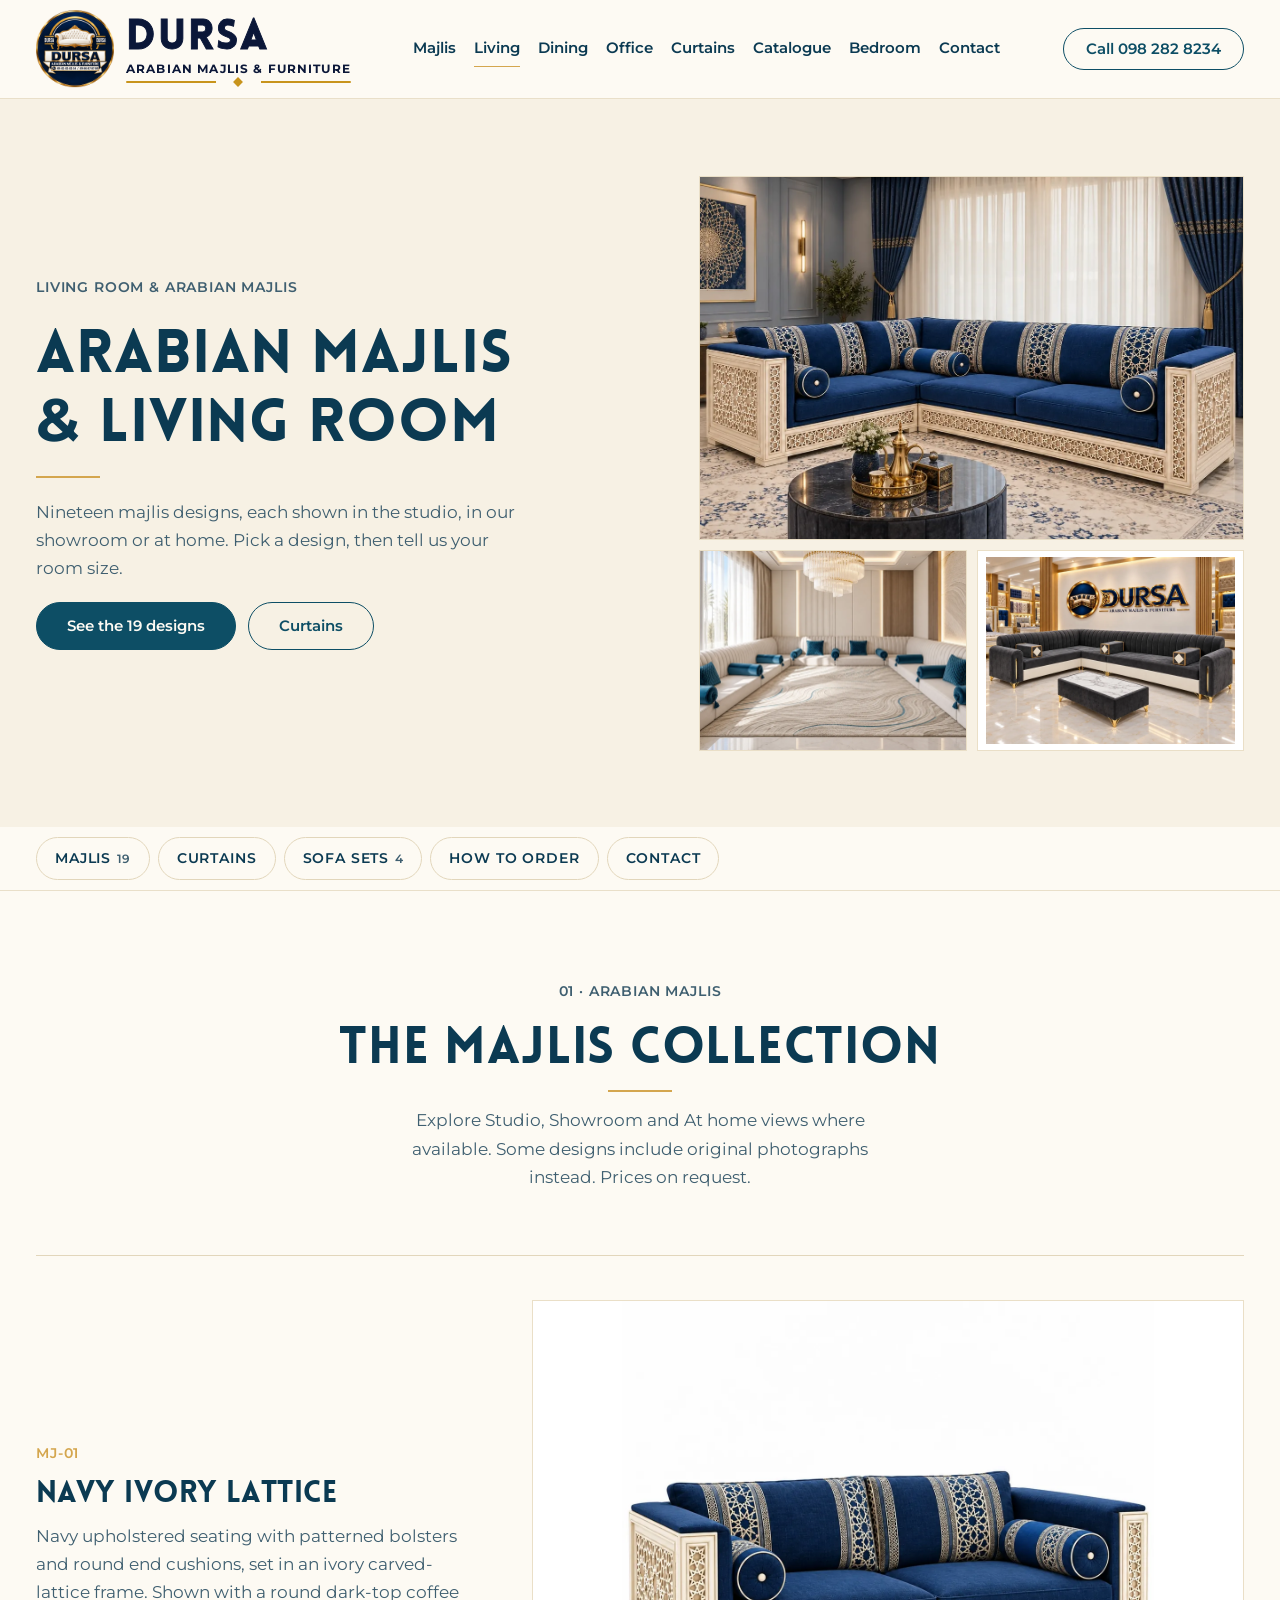
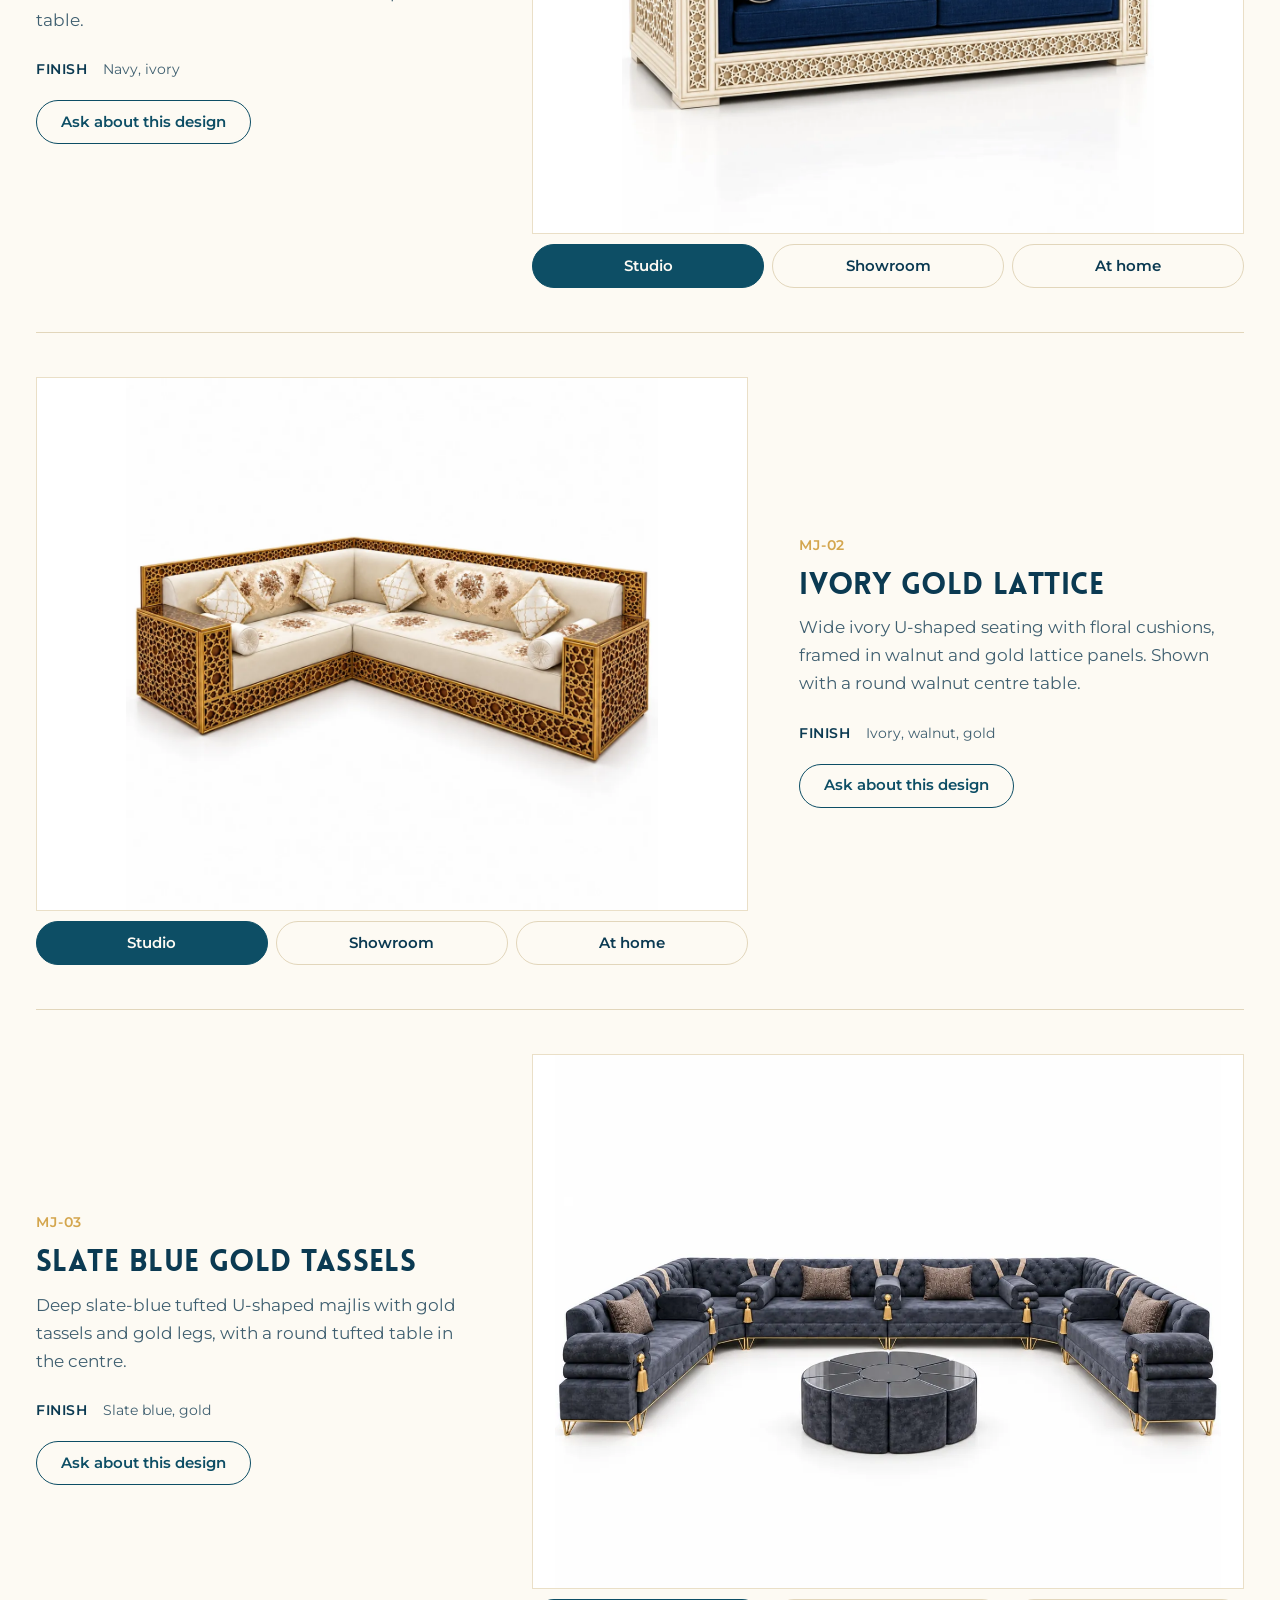
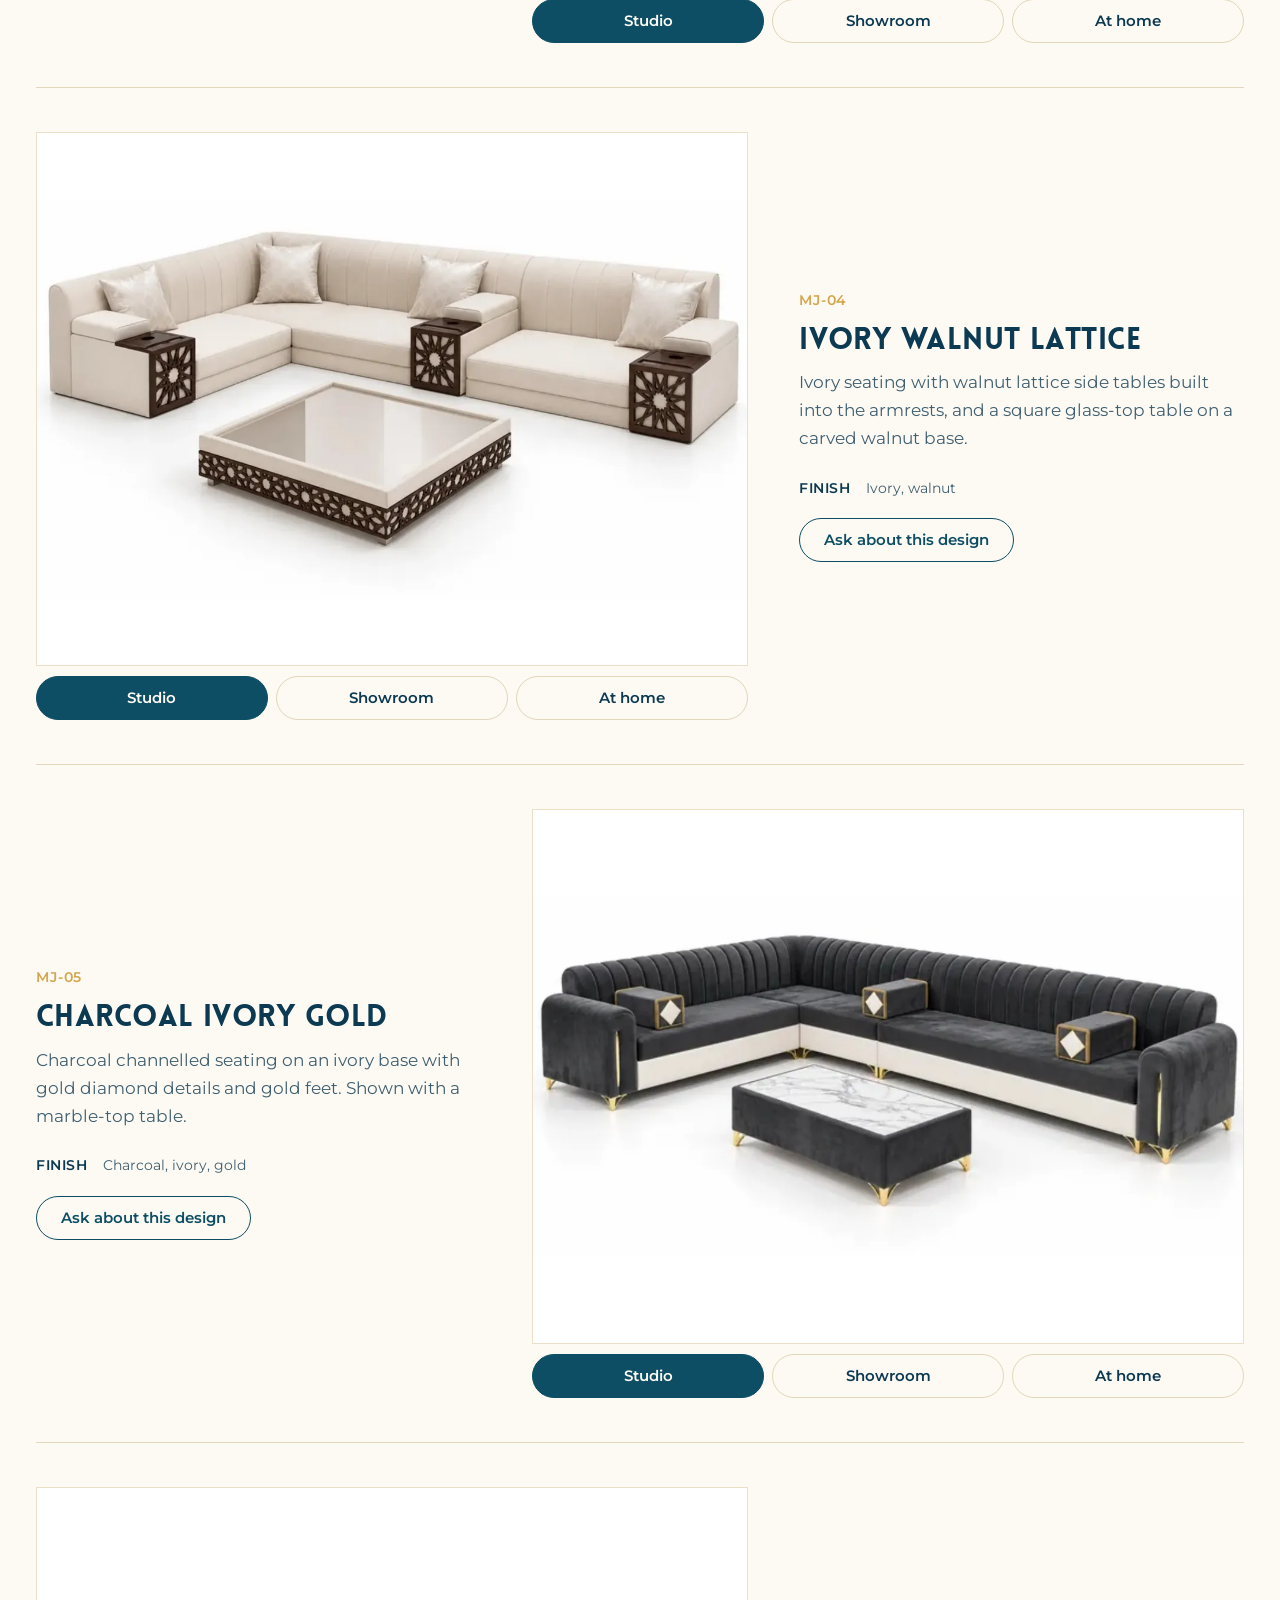
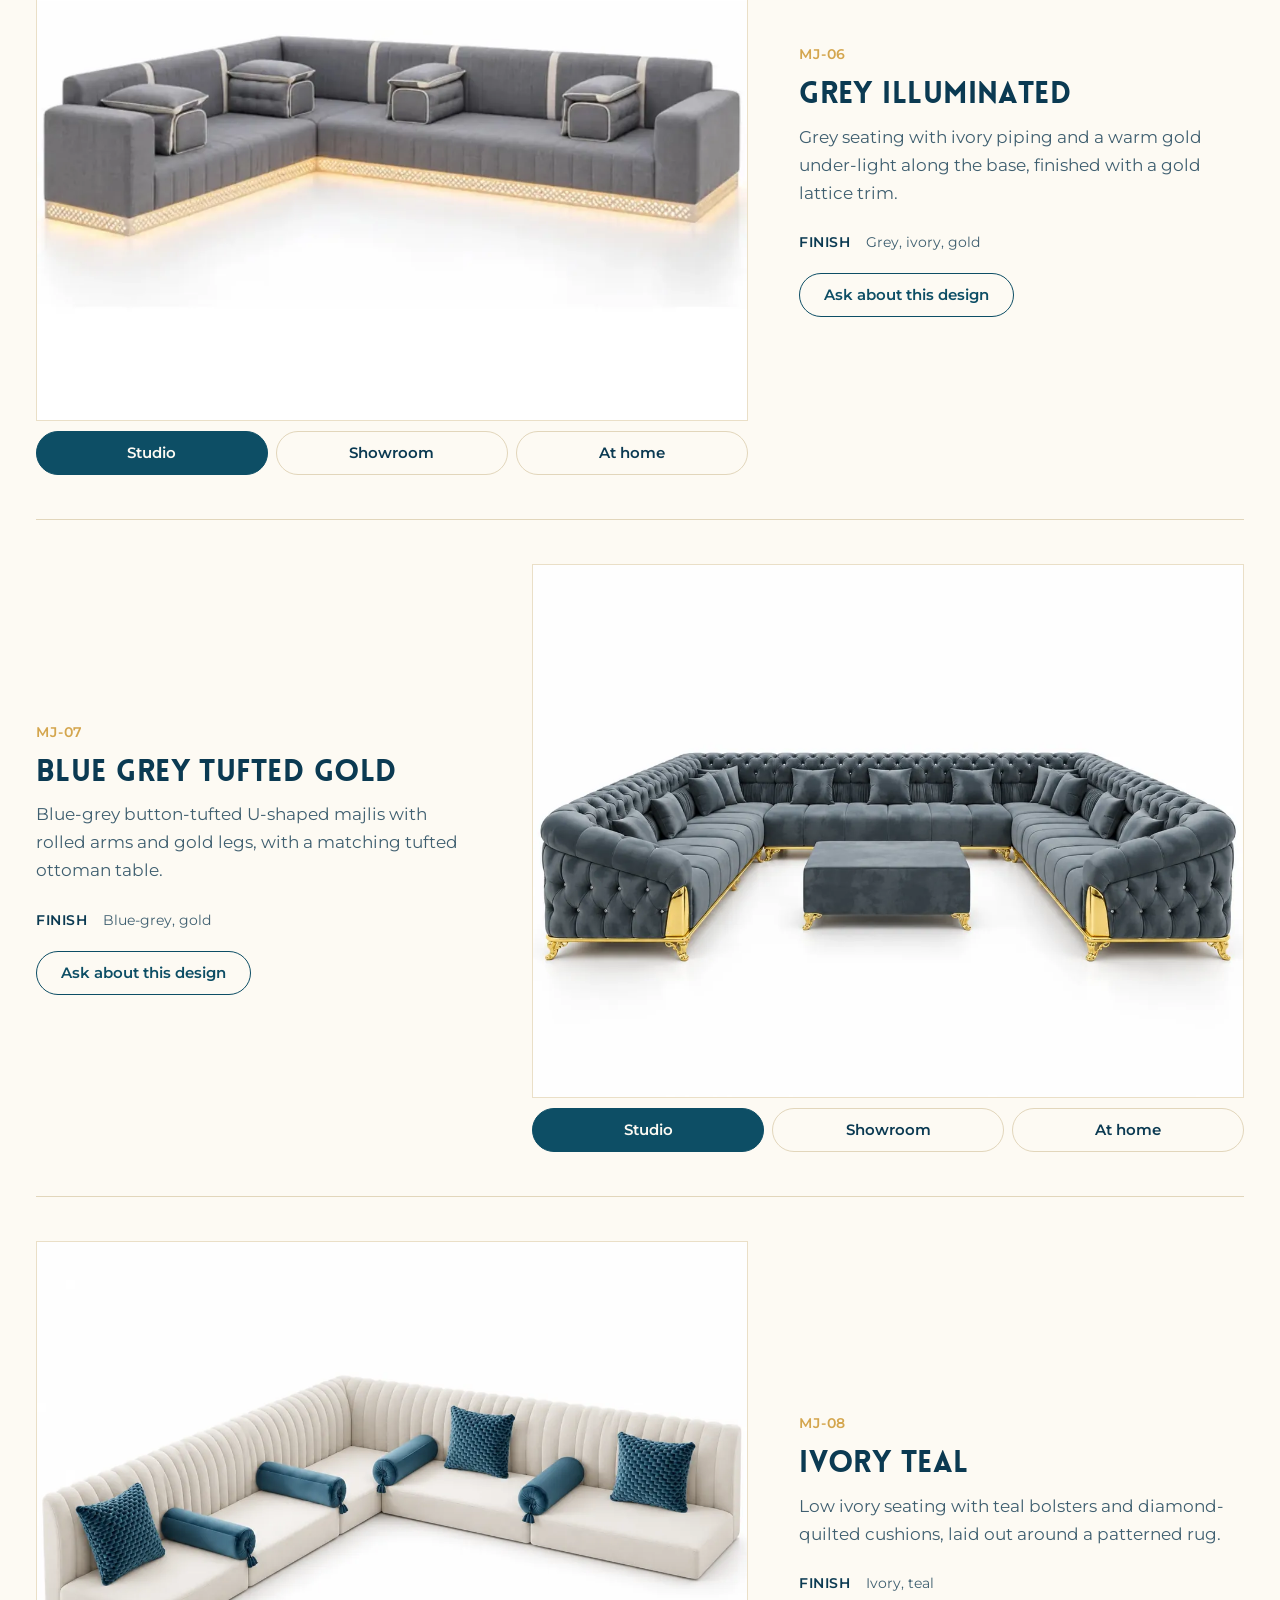
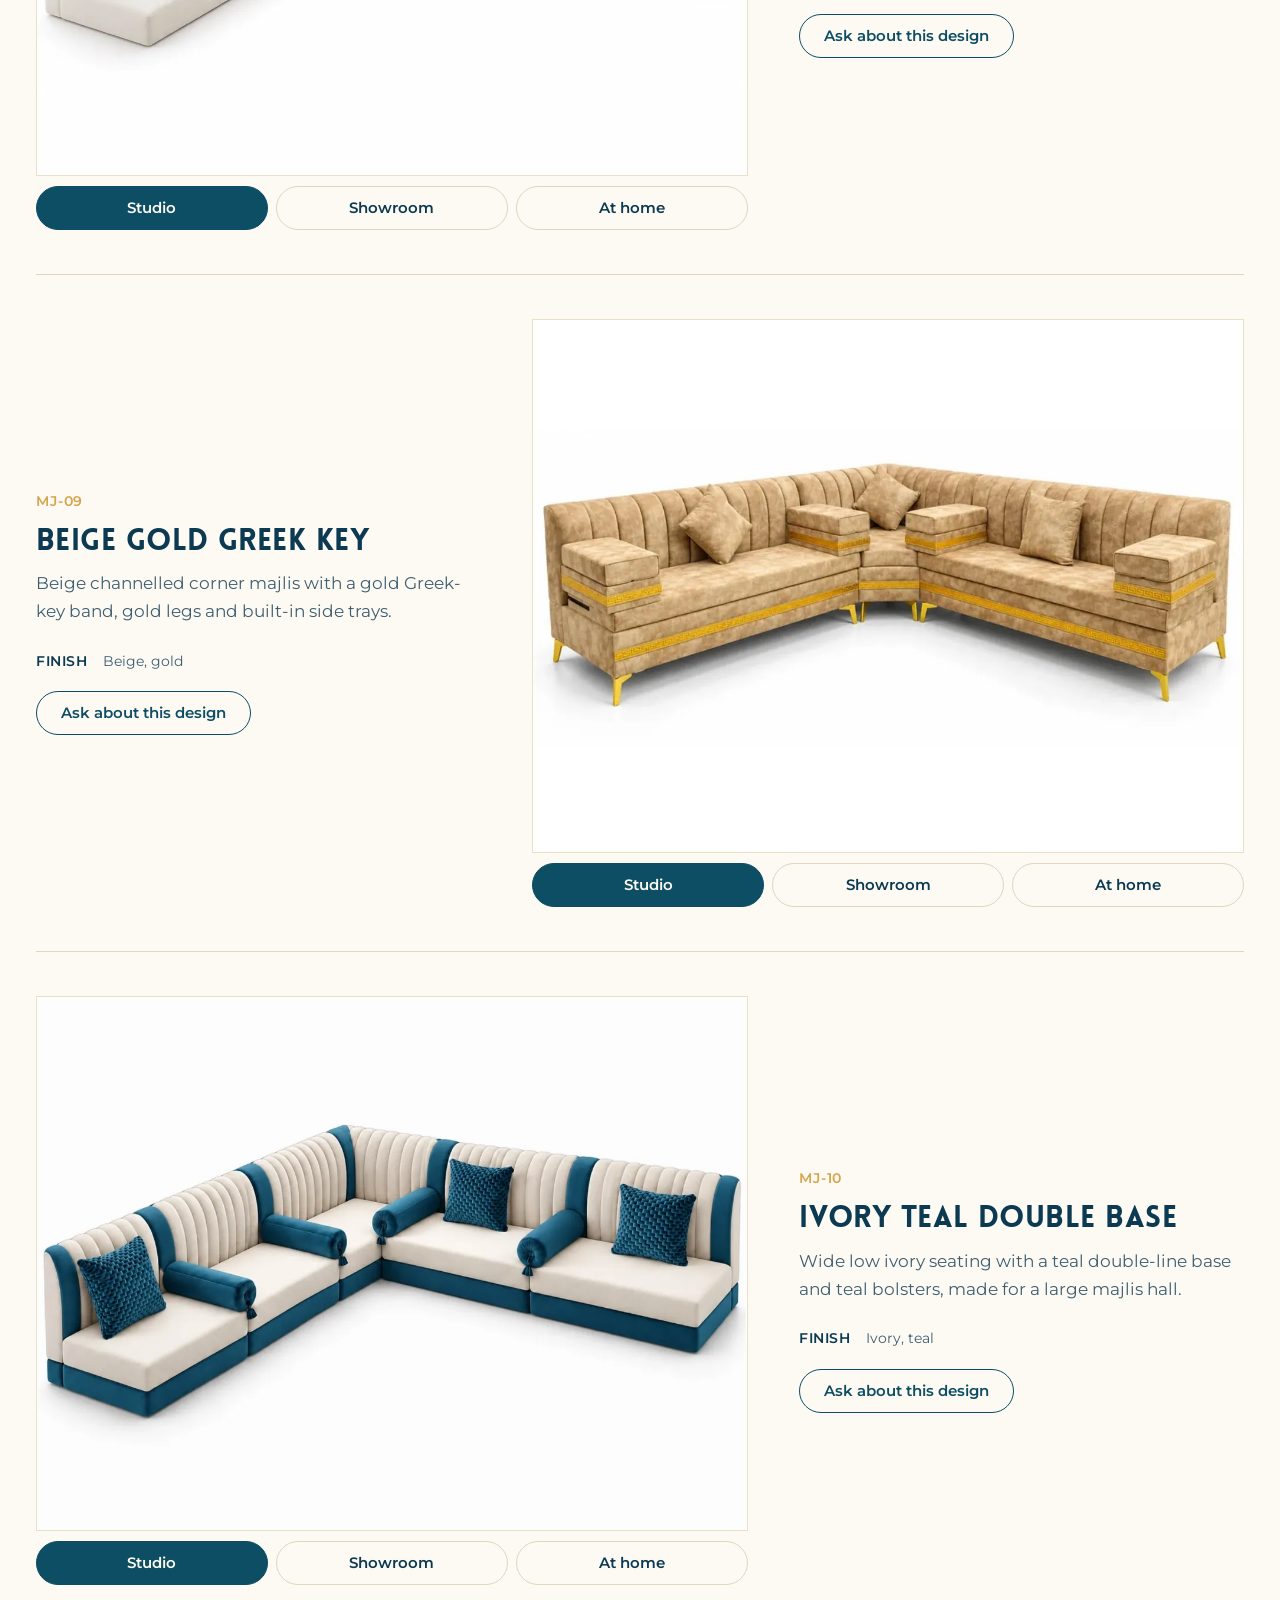
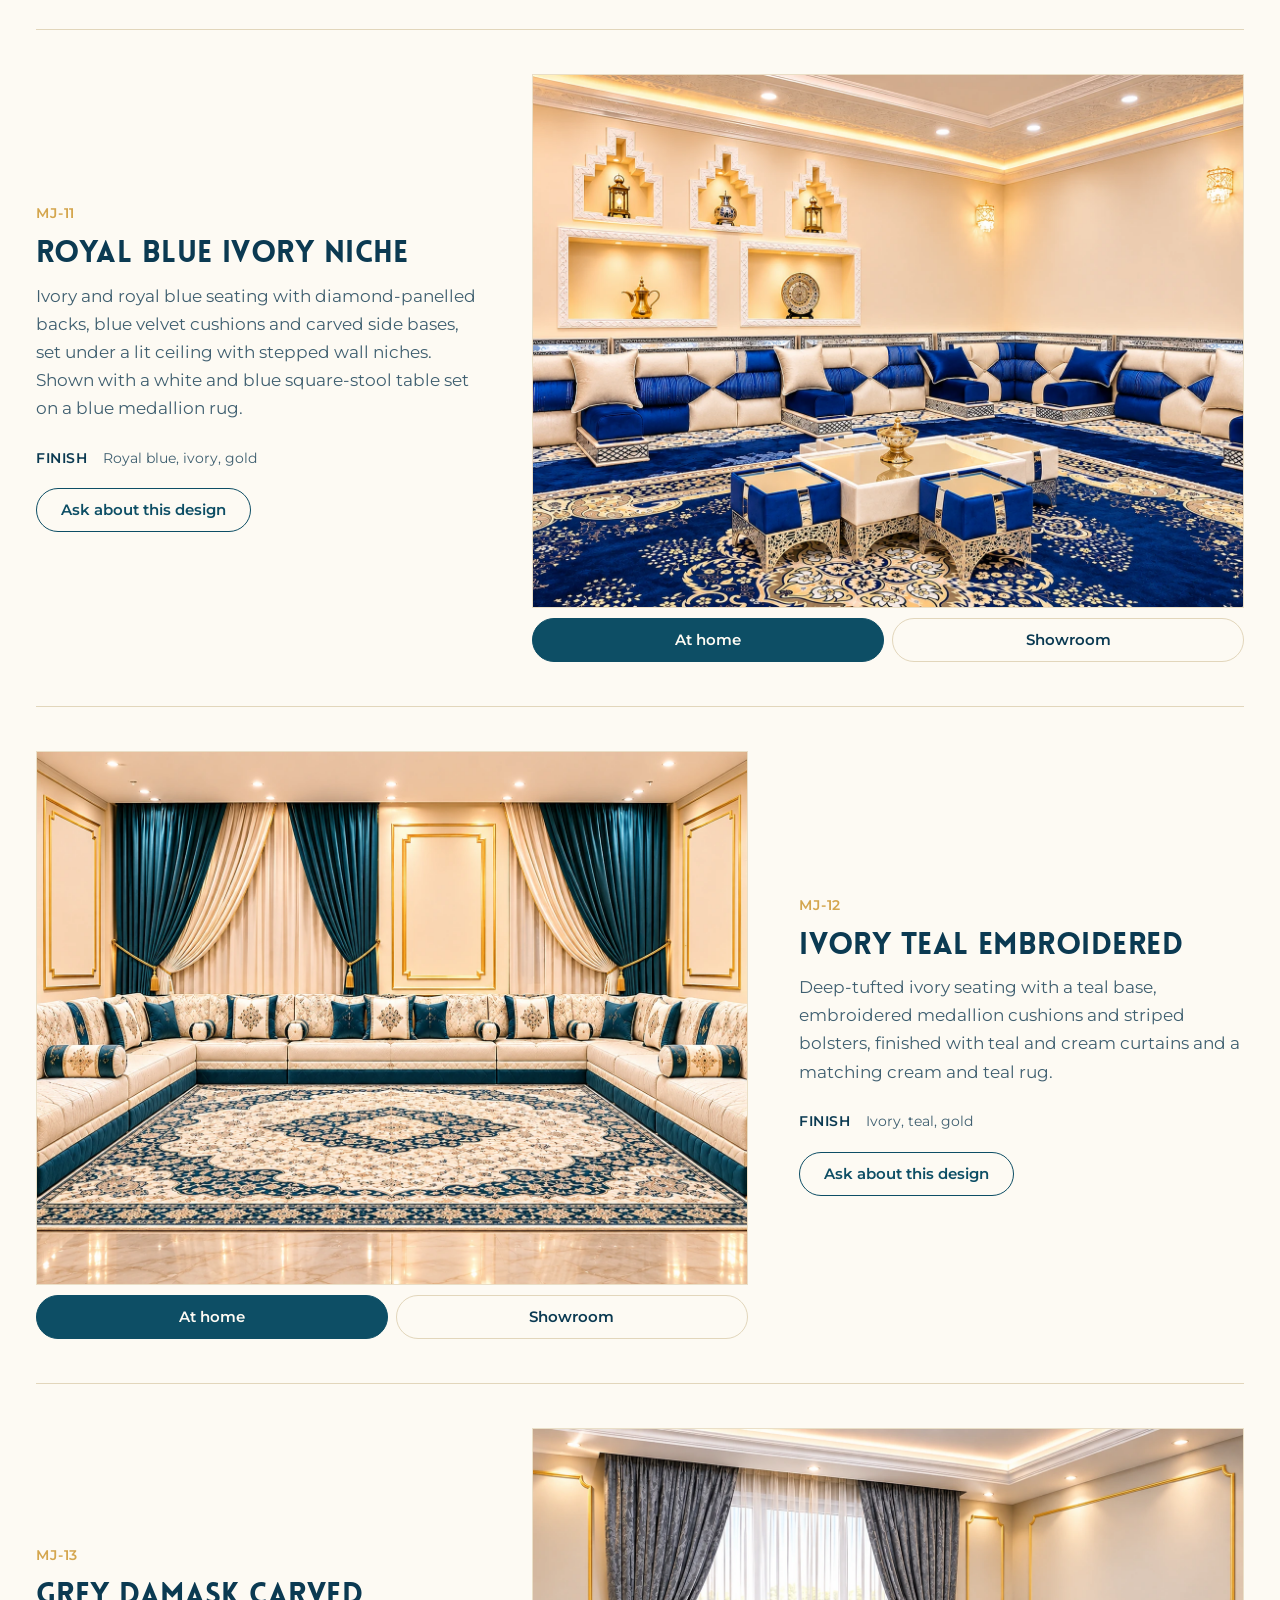
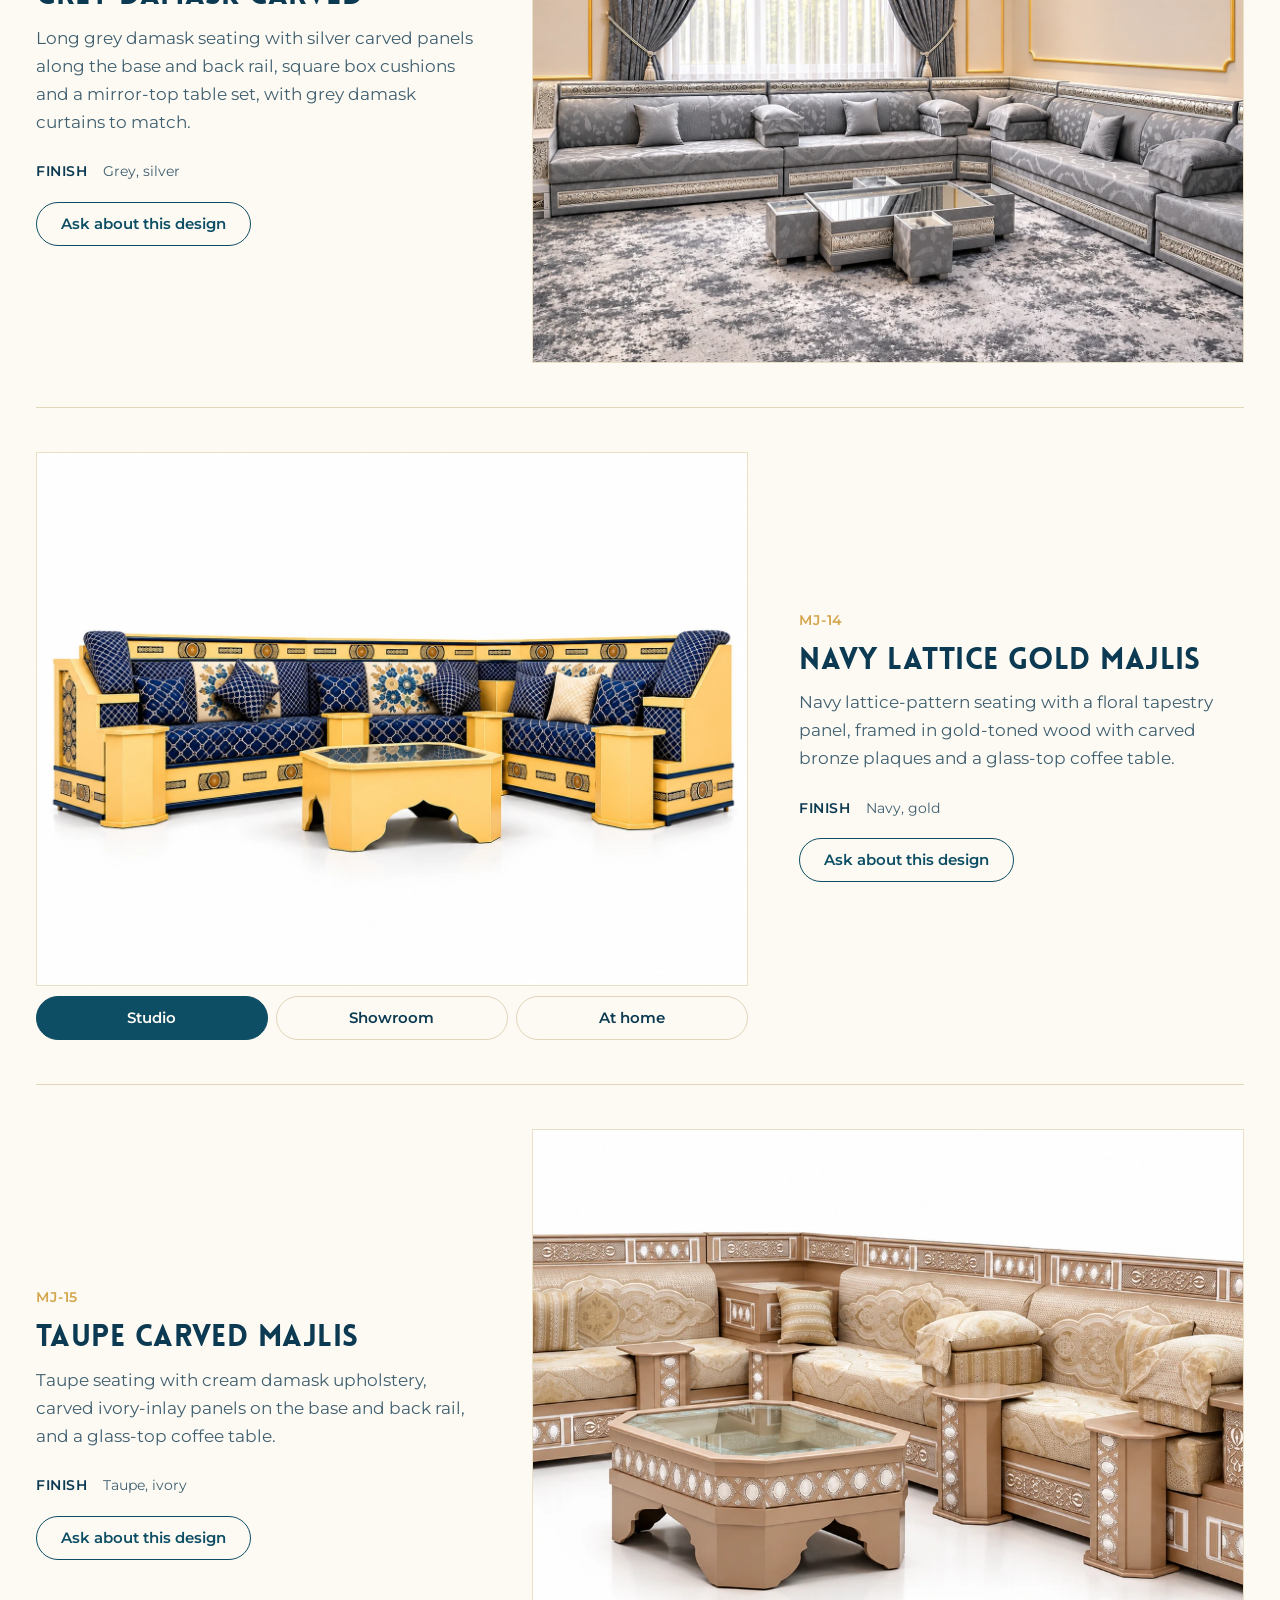
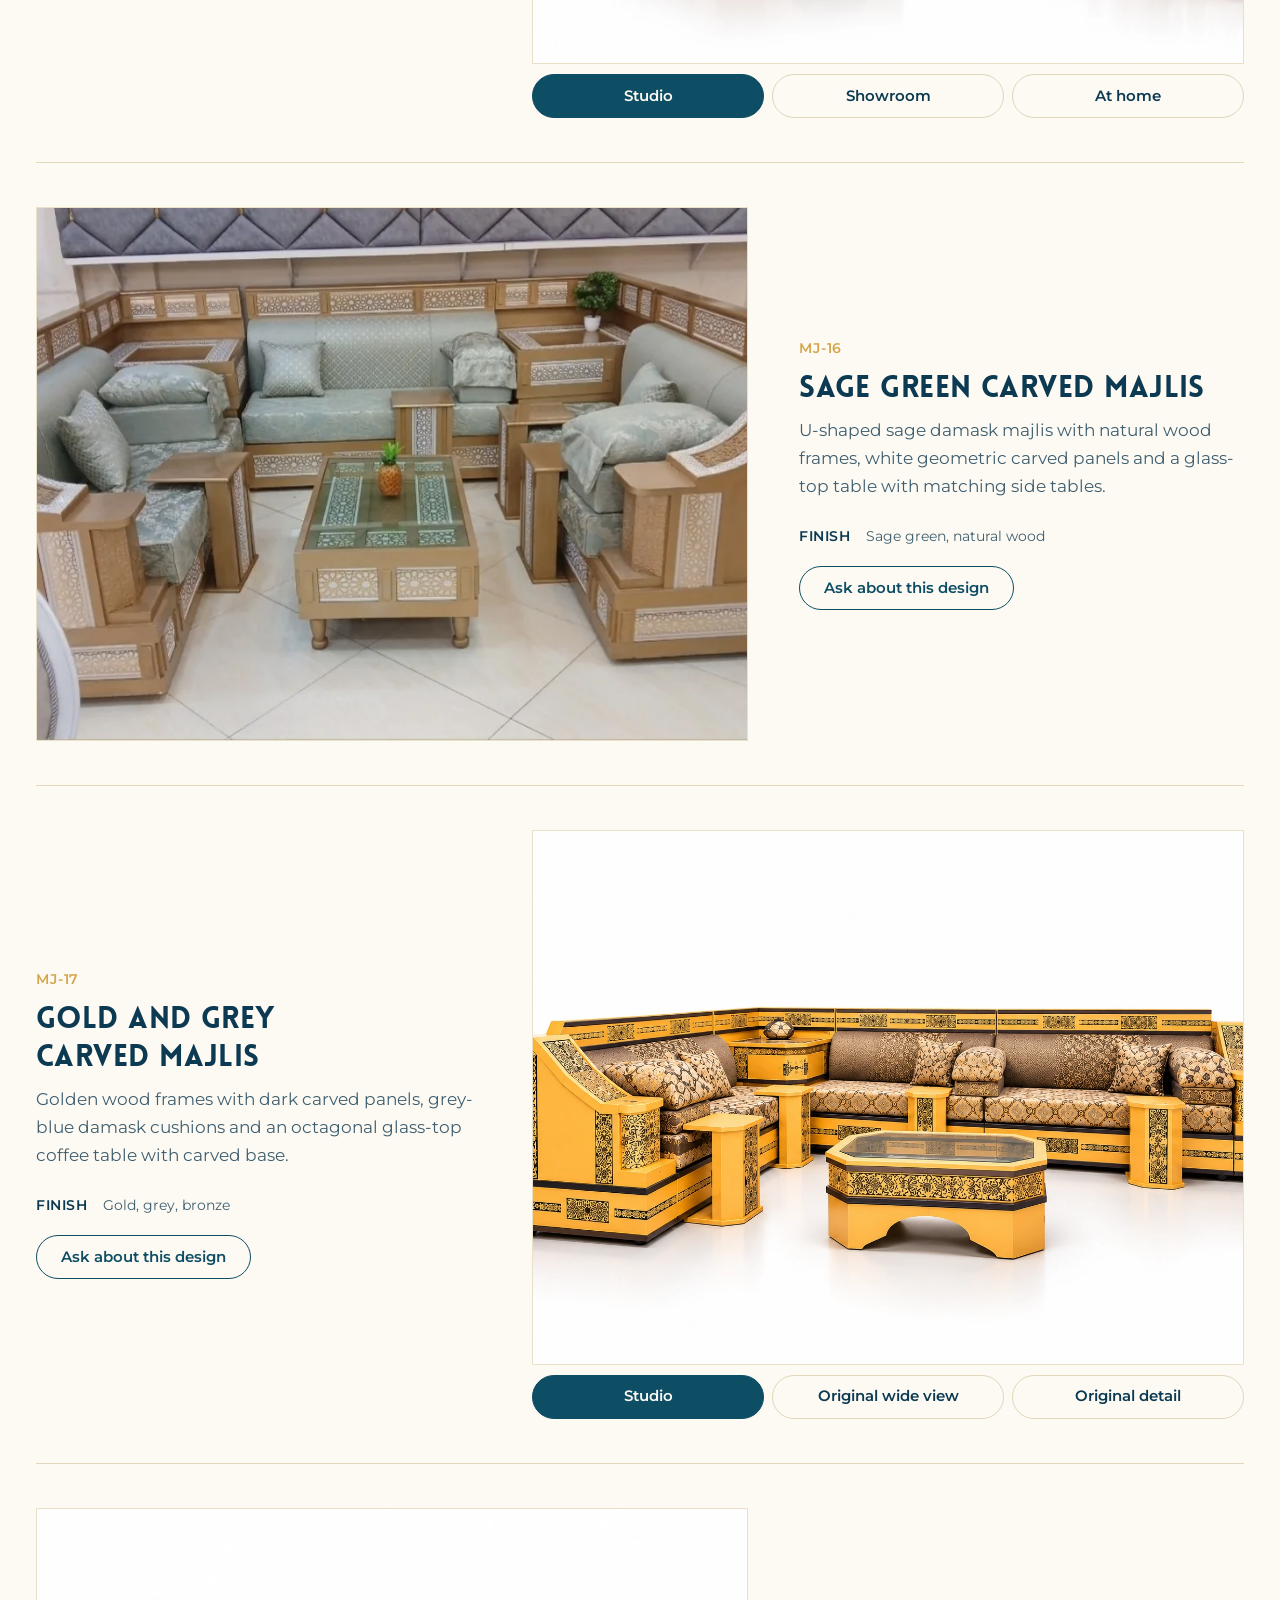
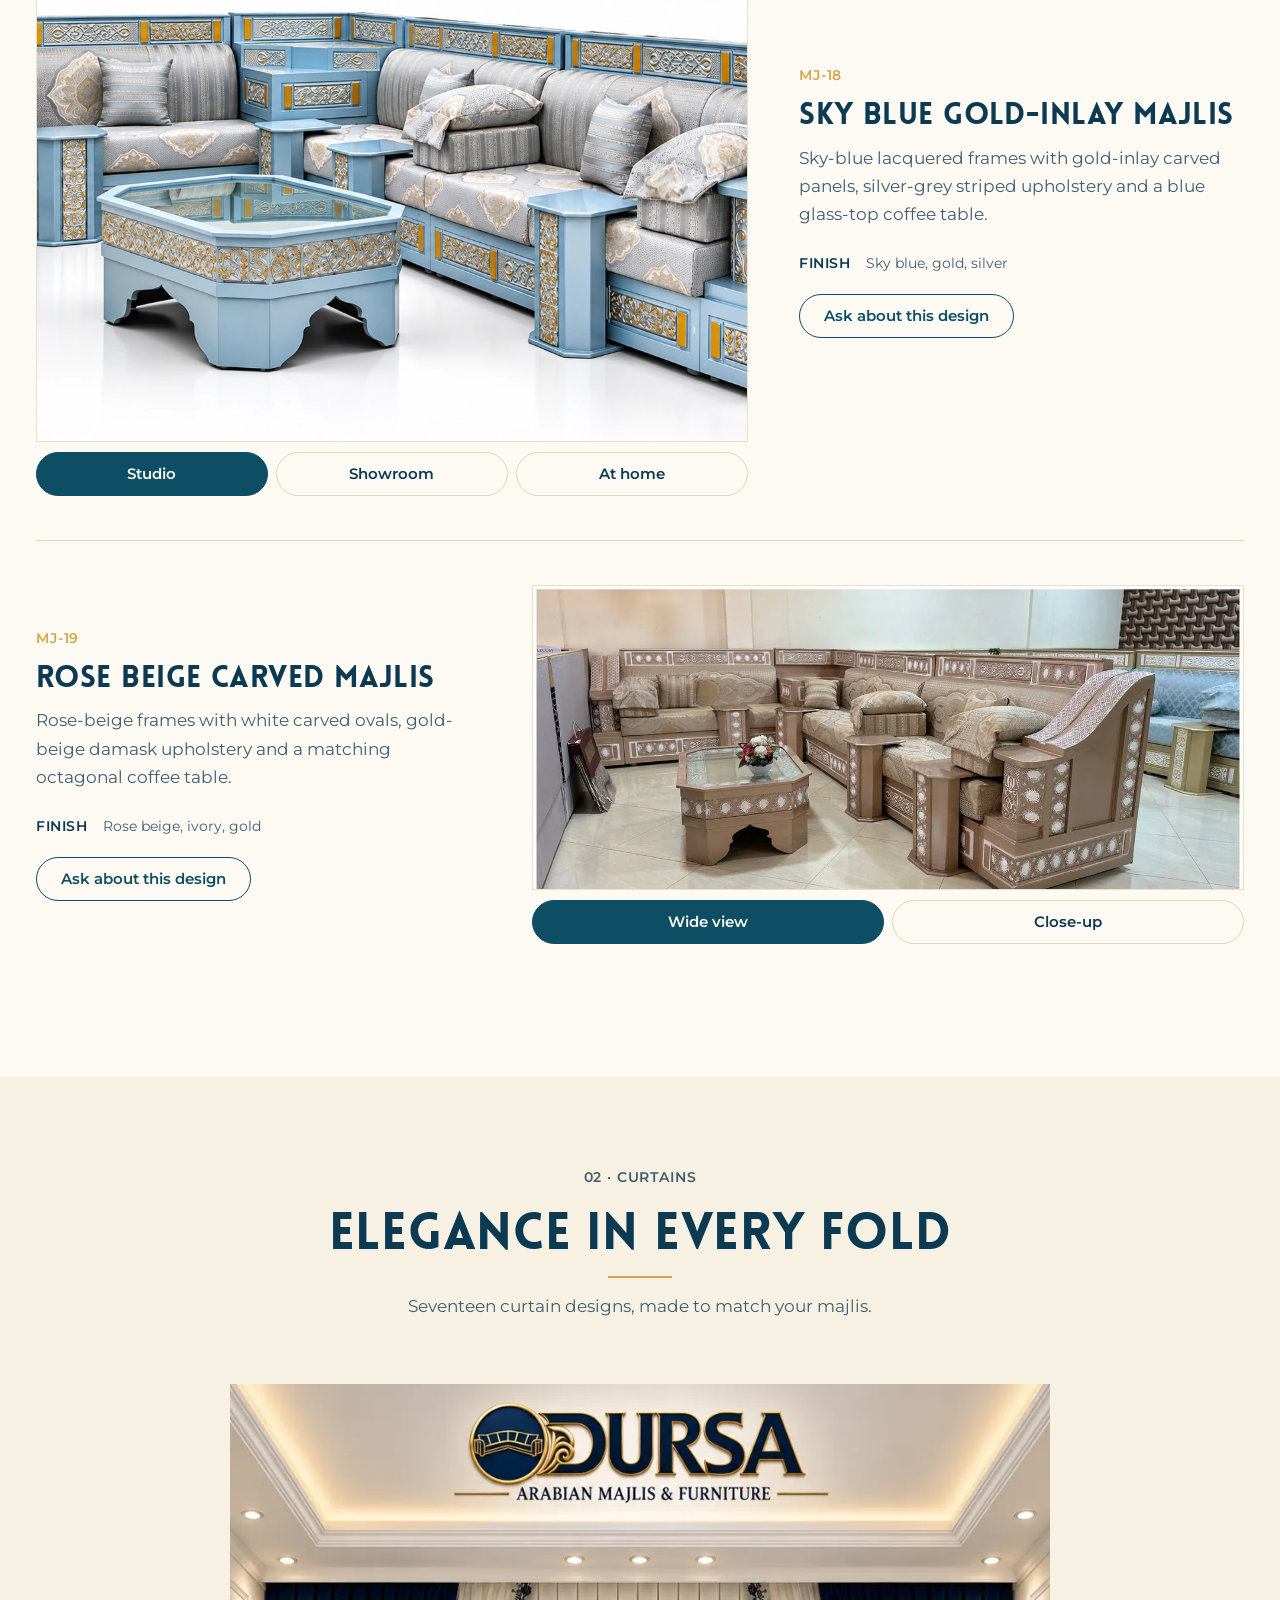
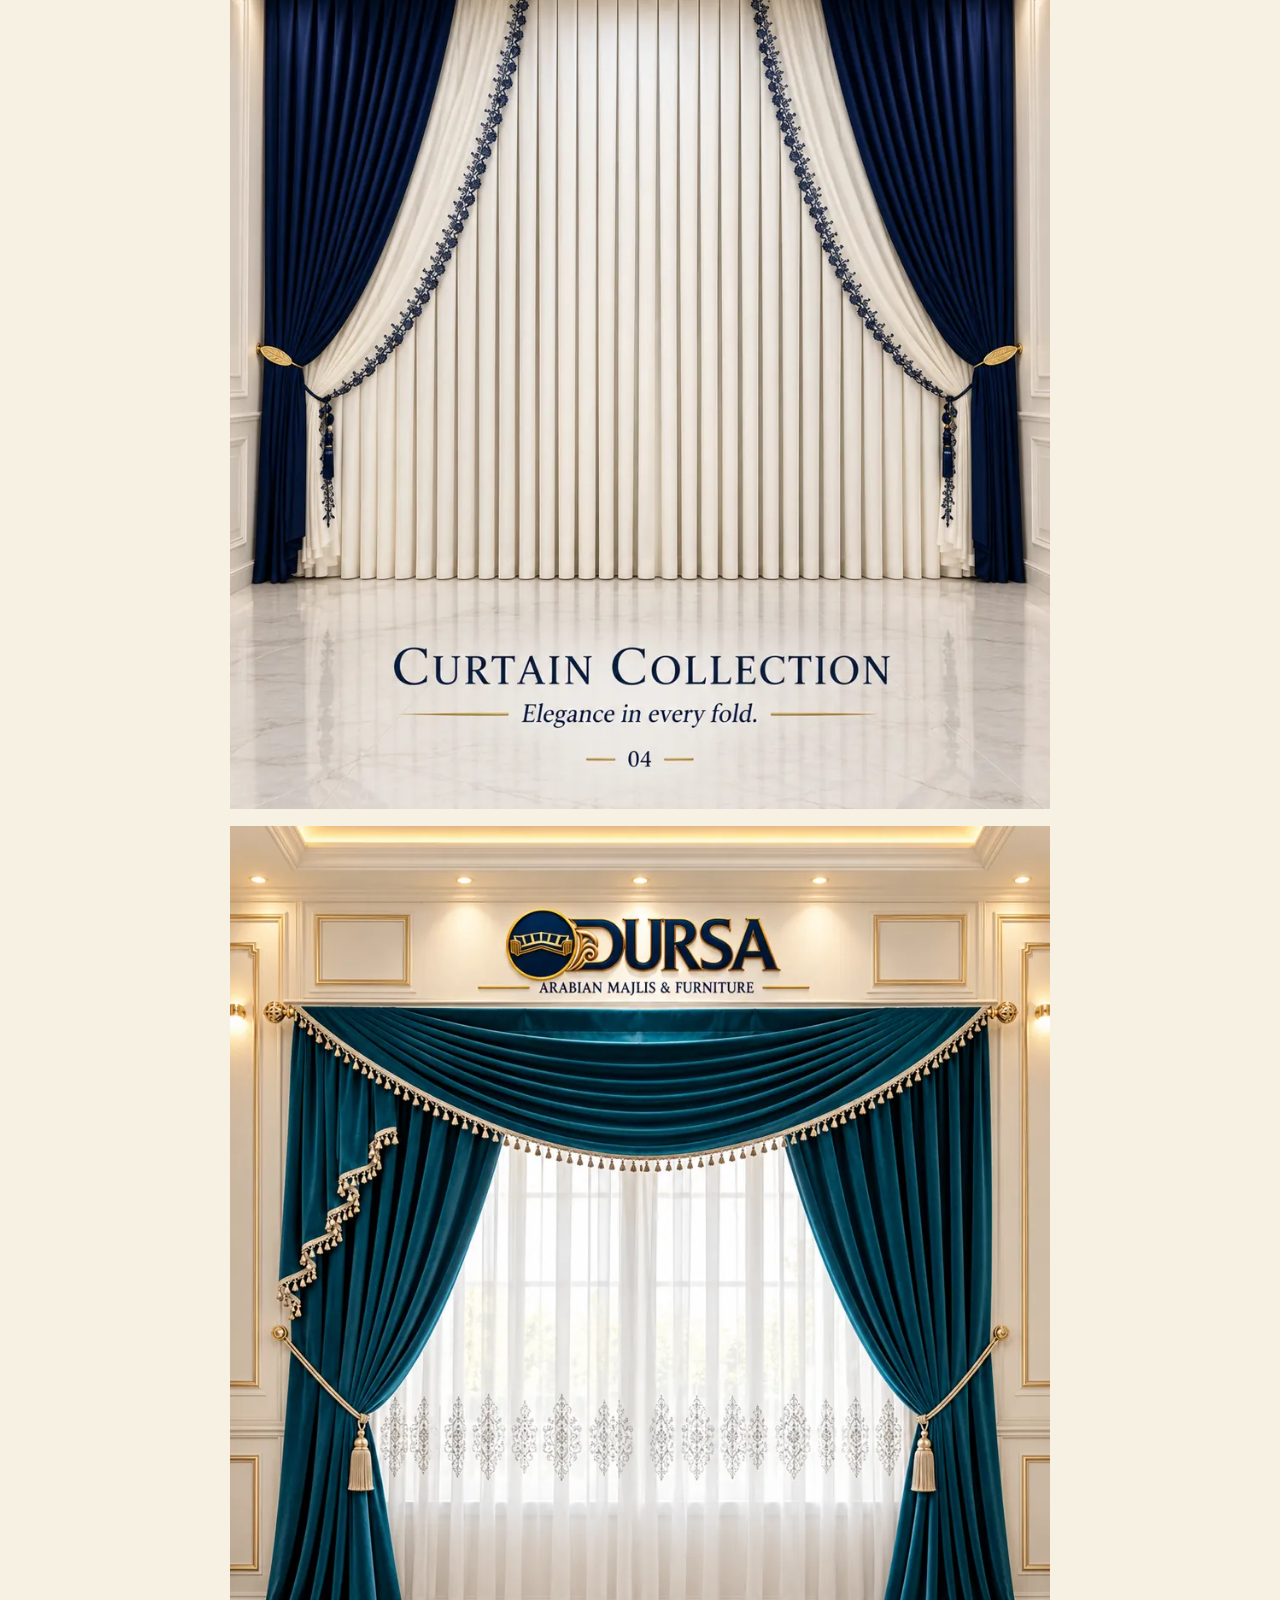
<file: living.html>
<!doctype html>
<html lang="en">
<head>
<meta charset="utf-8">
<meta name="viewport" content="width=device-width,initial-scale=1,viewport-fit=cover">
<meta name="description" content="DURSA Arabian majlis and living room furniture, 19 designs, plus curtains. Harar, Ethiopia. Call 098 282 8234.">
<meta name="theme-color" content="#05445c">
<link rel="icon" type="image/png" sizes="32x32" href="dursa-icon-32.png">
<link rel="apple-touch-icon" sizes="180x180" href="dursa-icon-180.png">
<link rel="manifest" href="site.webmanifest">
<title>Living Room &amp; Arabian Majlis | DURSA</title>
<link rel="preload" href="lovelo-black.woff2" as="font" type="font/woff2" crossorigin>
<link rel="preload" href="montserrat-400.woff" as="font" type="font/woff" crossorigin>
<link rel="preload" href="montserrat-600.woff" as="font" type="font/woff" crossorigin>
<style>
/* Layout: ivory showroom pages. Hero = ghost word + product left, copy right. Split rows, full-bleed "At Home" shots, teal footer band. */
:root{
  --ivory:#fdfaf3;
  --ivory-2:#f7f1e4;
  --ghost:#f1eadb;
  --teal:#0d4e65;
  --teal-deep:#05445c;
  --gold:#cca971;
  --gold-line:#d4a64e;
  --ink:#0b3a52;
  --ink-soft:#3f5f70;
  --display:"Playfair Display","Didot","Bodoni 72",Georgia,serif;
  --body:"Jost","Avenir Next","Segoe UI",system-ui,sans-serif;
  color-scheme:light;
}
*{box-sizing:border-box}
html{scroll-behavior:smooth;scroll-padding-top:84px}
body{margin:0;background:var(--ivory);color:var(--ink);font-family:var(--body);font-size:1rem;line-height:1.6;-webkit-font-smoothing:antialiased}
img{display:block;max-width:100%;height:auto}
a{color:inherit}
h1,h2,h3{font-family:var(--display);font-weight:600;letter-spacing:-.02em;line-height:1.05;margin:0;text-wrap:balance;color:var(--ink)}
p{margin:0}
:focus-visible{outline:2px solid var(--gold-line);outline-offset:3px}
.wrap{max-width:1240px;margin-inline:auto;padding-left:max(16px,env(safe-area-inset-left,0px));padding-right:max(16px,env(safe-area-inset-right,0px))}
.rule{display:block;width:64px;height:2px;background:var(--gold-line);border:0;margin:0}
.eyebrow{font-size:.72rem;letter-spacing:.28em;text-transform:uppercase;font-weight:500;color:var(--ink-soft)}

/* buttons */
.pill{display:inline-flex;align-items:center;justify-content:center;gap:.6em;min-height:48px;padding:0 30px;border:1.5px solid var(--teal);border-radius:999px;background:transparent;color:var(--teal);font:500 .95rem/1 var(--body);text-decoration:none;cursor:pointer;transition:background .2s,color .2s}
.pill:hover{background:var(--teal);color:var(--ivory)}
.pill.solid{background:var(--teal);color:var(--ivory)}
.pill.solid:hover{background:var(--teal-deep)}
.pill.gold{border-color:var(--gold);color:var(--ivory)}
.pill.gold:hover{background:var(--gold);color:var(--teal-deep)}


/* landing */
.landing{position:relative;background:var(--teal-deep);color:var(--ivory);overflow:hidden}
.landing picture,.landing img{display:block;width:100%}
.landing img{height:clamp(600px,90vh,840px);object-fit:cover;object-position:center 48%}
.landing::after{content:"";position:absolute;inset:0;background:linear-gradient(180deg,rgba(5,68,92,0) 42%,rgba(5,68,92,.72) 76%,rgba(5,68,92,.95) 100%)}
.landing .copy{position:absolute;z-index:2;left:0;right:0;bottom:0}
.landing .copy .wrap{padding-block:clamp(28px,5vw,64px);display:grid;gap:18px;justify-items:start}
.landing h1{color:var(--ivory);font-size:clamp(2.4rem,6vw,5rem);max-width:15ch;text-shadow:0 2px 24px rgba(5,68,92,.35)}
.landing .eyebrow{color:#f6e3bd;text-shadow:0 1px 12px rgba(5,68,92,.8);background:rgba(5,68,92,.55);padding:6px 12px}
.landing p.lede{max-width:44ch;color:#e6eef1;font-size:clamp(1rem,1.6vw,1.2rem)}
.landing .cta{display:flex;flex-wrap:wrap;gap:12px;margin-top:6px}
.pill.ivory{background:var(--ivory);border-color:var(--ivory);color:var(--teal-deep)}
.pill.ivory:hover{background:var(--gold);border-color:var(--gold);color:var(--teal-deep)}
.pill.ghost{border-color:rgba(253,250,243,.7);color:var(--ivory)}
.pill.ghost:hover{background:rgba(253,250,243,.14);color:var(--ivory)}
.facts{background:var(--teal-deep);border-top:1px solid rgba(204,169,113,.35)}
.facts .wrap{display:flex;flex-wrap:wrap;gap:8px 36px;padding-block:16px;font-size:.78rem;letter-spacing:.16em;text-transform:uppercase;color:#cfe0e6;justify-content:center}
.facts span b{color:var(--gold);font-weight:500;margin-right:.5em}
@media (max-width:640px){.landing img{height:640px;object-position:center 40%}.landing::after{background:linear-gradient(180deg,rgba(5,68,92,0) 34%,rgba(5,68,92,.78) 66%,rgba(5,68,92,.96) 100%)}.facts .wrap{justify-content:flex-start;gap:6px 24px;font-size:.7rem}}

/* header */
.topbar{position:sticky;top:env(safe-area-inset-top,0px);z-index:20;background:rgba(253,250,243,.94);backdrop-filter:blur(8px);border-bottom:1px solid #e9dfc9}
body::before{content:"";position:fixed;inset:0 0 auto;height:env(safe-area-inset-top,0px);z-index:30;background:var(--ivory)}
.topbar .wrap{display:grid;grid-template-columns:1fr auto 1fr;align-items:center;min-height:80px;gap:16px}
.nav{display:flex;gap:28px;font-size:.9rem;font-weight:500}
.nav a{text-decoration:none;padding:6px 0;border-bottom:1.5px solid transparent}
.nav a:hover{border-bottom-color:var(--gold-line)}
.menu-btn{display:none;width:44px;height:44px;border:0;background:none;color:var(--ink);cursor:pointer;padding:0}
.menu-btn svg{width:28px;height:28px}
.brand{display:flex;align-items:center;gap:12px;text-decoration:none}
.brand img{width:54px;height:54px;border-radius:50%}
.brand-text{display:flex;flex-direction:column;line-height:1}
.brand-name{font-family:var(--display);font-weight:700;font-size:2.15rem;letter-spacing:-.01em;color:var(--teal)}
.brand-tag{font-size:.5rem;letter-spacing:.24em;font-weight:500;color:var(--teal);margin-top:4px;white-space:nowrap}
.top-actions{display:flex;justify-content:flex-end}
.top-actions .pill{min-height:42px;padding:0 22px;font-size:.88rem}
.top-actions .pill svg{display:none}
.mobile-nav{display:none}

/* hero blocks */
.hero{position:relative;overflow:hidden;background:var(--ivory)}
.hero .ghost{position:absolute;left:-.04em;top:.02em;font-family:var(--display);font-weight:700;font-size:clamp(6.5rem,19vw,17rem);line-height:.9;letter-spacing:-.03em;color:var(--ghost);pointer-events:none;user-select:none;white-space:nowrap}
.hero .wrap{position:relative;display:grid;grid-template-columns:minmax(0,1.7fr) minmax(0,1fr);align-items:center;gap:clamp(16px,4vw,64px);padding-block:clamp(40px,6vw,88px)}
.hero figure{margin:0}
.hero figure img{width:100%;mix-blend-mode:multiply;-webkit-mask-image:linear-gradient(to right,transparent,#000 7%,#000 93%,transparent),linear-gradient(to bottom,transparent,#000 9%,#000 91%,transparent);-webkit-mask-composite:source-in;mask-image:linear-gradient(to right,transparent,#000 7%,#000 93%,transparent),linear-gradient(to bottom,transparent,#000 9%,#000 91%,transparent);mask-composite:intersect}
.hero-copy{display:flex;flex-direction:column;gap:20px;align-items:flex-start}
.hero-copy h1,.hero-copy h2{font-size:clamp(2.4rem,4.6vw,4rem)}
.hero-copy p{color:var(--ink-soft);max-width:30ch;font-size:1.05rem}
.swatches{display:flex;align-items:center;gap:12px;font-size:.95rem;color:var(--ink-soft)}
.sw{width:42px;height:42px;border-radius:50%;border:1px solid #e0d5bd;flex:none}
.sw.ivory{background:#efe6d6}.sw.teal{background:var(--teal)}.sw.char{background:#34363a}
.swatch-row{display:flex;flex-direction:column;gap:10px}
.swatch-row .dots{display:flex;gap:12px}

/* split rows */
.split{background:var(--ivory)}
.split .wrap{display:grid;grid-template-columns:minmax(0,1fr) minmax(0,2fr);align-items:center;gap:clamp(20px,4vw,56px);padding-block:clamp(24px,4vw,56px)}
.split.flip .wrap{grid-template-columns:minmax(0,2fr) minmax(0,1fr)}
.split.flip .split-copy{order:2}
.split-copy{display:flex;flex-direction:column;gap:18px}
.split-copy h2{font-size:clamp(1.9rem,3.2vw,2.8rem);text-transform:uppercase;letter-spacing:-.01em;line-height:1.02}
.split-copy p{color:var(--ink-soft);max-width:26ch;font-size:1.05rem}
.split figure{margin:0;overflow:hidden}
.split figure img{width:100%;aspect-ratio:16/10;object-fit:cover}

/* at home */
.athome{position:relative;margin:0}
.athome img{width:100%;aspect-ratio:16/8;object-fit:cover;object-position:center 60%}
.athome img.tall-m{aspect-ratio:16/9}
.tag{position:absolute;top:clamp(16px,3vw,40px);left:0;background:var(--ivory);padding:18px 28px 14px max(24px,env(safe-area-inset-left,0px));font-size:.8rem;letter-spacing:.3em;font-weight:500;text-transform:uppercase;color:var(--ink)}
.tag::after{content:"";display:block;width:56px;height:2px;background:var(--gold-line);margin:7px auto 0 0}

/* dining tiles */
.tiles{display:grid;grid-template-columns:1fr 1fr;gap:8px;background:var(--ivory)}
.tile{position:relative;margin:0}
.tile img{width:100%;aspect-ratio:5/4;object-fit:cover}
.tile figcaption{position:absolute;top:0;left:0;padding:22px 26px;font-family:var(--display);font-weight:600;font-size:clamp(1rem,2vw,1.5rem);letter-spacing:.02em;text-transform:uppercase;color:var(--ink);background:linear-gradient(180deg,rgba(253,250,243,.85),rgba(253,250,243,0));width:100%}
.tile figcaption::before{content:"";display:block;width:52px;height:2px;background:var(--gold-line);margin-bottom:10px}

/* catalogue */
.catalogue{background:var(--ivory-2);padding-block:clamp(56px,8vw,112px)}
.sec-head{display:flex;flex-direction:column;gap:14px;align-items:center;text-align:center;margin-bottom:clamp(32px,5vw,64px)}
.sec-head h2{font-size:clamp(2.2rem,5vw,3.8rem)}
.sec-head .rule{margin-inline:auto}
.sec-head p{color:var(--ink-soft);max-width:46ch}
.item{display:grid;grid-template-columns:minmax(0,1fr) minmax(0,2fr);gap:clamp(20px,4vw,56px);align-items:center;padding-block:clamp(24px,3vw,40px);border-top:1px solid #e2d6bb}
.item:nth-child(even){grid-template-columns:minmax(0,2fr) minmax(0,1fr)}
.item:nth-child(even) .item-copy{order:2}
.item-copy{display:flex;flex-direction:column;gap:14px;align-items:flex-start}
.code{font-family:var(--display);font-weight:700;font-size:clamp(2.4rem,4vw,3.4rem);line-height:1;color:var(--ink)}
.item-copy h3{font-family:var(--body);font-weight:400;font-size:1.25rem;letter-spacing:0;color:var(--ink-soft)}
.item figure{margin:0}
.item figure img{width:100%;mix-blend-mode:multiply}

/* bedroom */
.bedroom{background:var(--ivory);padding-block:clamp(56px,8vw,112px)}
.pair{display:grid;grid-template-columns:1fr 1fr;gap:clamp(16px,3vw,40px)}
.grid3{display:grid;grid-template-columns:repeat(3,minmax(0,1fr));gap:clamp(24px,3vw,40px) clamp(16px,2.4vw,32px)}
@media (max-width:980px){.grid3{grid-template-columns:1fr 1fr}}
@media (max-width:640px){.grid3{grid-template-columns:1fr}}
.card .img img{aspect-ratio:4/3}
.card.cut .img{background:var(--ivory-2)}
.card.cut img{mix-blend-mode:multiply;object-fit:contain;aspect-ratio:4/3}
.more-head{margin:clamp(40px,6vw,72px) 0 28px;display:flex;flex-direction:column;gap:12px;align-items:flex-start}
.more-head h3{font-size:clamp(1.6rem,3vw,2.2rem)}
.curtains{background:var(--ivory);padding-block:clamp(56px,8vw,112px)}
.cfeature{display:grid;grid-template-columns:minmax(0,5fr) minmax(0,6fr);gap:clamp(24px,5vw,72px);align-items:center;max-width:980px;margin-inline:auto}
.cfeature figure{margin:0}
.cfeature img{width:100%;box-shadow:0 18px 40px rgba(5,68,92,.14)}
.cfeature-copy{display:flex;flex-direction:column;gap:16px;align-items:flex-start}
.cfeature-copy h3{font-size:clamp(1.8rem,3vw,2.6rem)}
.cfeature-copy p{color:var(--ink-soft);max-width:40ch}
.cfeature-copy .fine{font-size:.9rem}
@media (max-width:760px){.cfeature{grid-template-columns:1fr}.cfeature figure{max-width:460px}}
.gallery{background:var(--ivory-2);padding-block:clamp(56px,8vw,112px)}
.mosaic{display:grid;grid-template-columns:1fr 1fr;gap:clamp(8px,1.4vw,16px)}
.mosaic figure{margin:0;position:relative;overflow:hidden}
.mosaic figure.wide{grid-column:1/-1}
.mosaic img{width:100%;height:100%;aspect-ratio:4/3;object-fit:cover}
.mosaic figure.wide img{aspect-ratio:16/8}
.mosaic figcaption{position:absolute;left:0;bottom:0;padding:12px 18px;background:rgba(253,250,243,.92);font-size:.78rem;letter-spacing:.16em;text-transform:uppercase;font-weight:500;color:var(--ink)}
@media (max-width:640px){.mosaic{grid-template-columns:1fr}.mosaic figure.wide img{aspect-ratio:4/3}}
.card{margin:0;display:flex;flex-direction:column;gap:18px}
.card .img{background:#fff;border:1px solid #eadfc7;display:grid;place-items:center;overflow:hidden}
.card img{width:100%;aspect-ratio:3/2;object-fit:cover}
.card h3{font-size:1.6rem}
.card p{color:var(--ink-soft);max-width:38ch}

/* quote / footer */
.quote{background:var(--teal-deep);color:var(--ivory);padding-block:clamp(56px,8vw,112px)}
.quote .wrap{display:grid;grid-template-columns:minmax(0,1fr) minmax(0,1fr);gap:clamp(32px,6vw,96px)}
.quote h2{color:var(--ivory);font-size:clamp(2.2rem,4.6vw,3.6rem)}
.quote h2 em{font-style:italic;font-weight:500;color:var(--gold)}
.quote .lead{margin-top:22px;color:#cfdbe0;max-width:40ch}
.quote .rule{margin-top:26px}
.details{margin-top:36px;display:grid;gap:0;border-top:1px solid rgba(204,169,113,.4)}
.details div{display:grid;grid-template-columns:96px 1fr;gap:16px;padding:16px 0;border-bottom:1px solid rgba(204,169,113,.4);align-items:baseline}
.details dt{font-size:.68rem;letter-spacing:.18em;text-transform:uppercase;color:var(--gold)}
.details dd{margin:0;overflow-wrap:anywhere}
.details small{display:block;color:#b9cad1;font-size:.82rem}
.details a{text-decoration:none;border-bottom:1px solid rgba(204,169,113,.5)}
form{display:grid;gap:16px;align-content:start}
label{display:grid;gap:6px;font-size:.72rem;letter-spacing:.16em;text-transform:uppercase;color:var(--gold)}
input,select,textarea{width:100%;font:400 1rem/1.4 var(--body);padding:13px 14px;border-radius:10px;border:1px solid rgba(204,169,113,.55);background:rgba(255,255,255,.06);color:var(--ivory);letter-spacing:0;text-transform:none}
select option{color:#0b3a52}
input::placeholder,textarea::placeholder{color:#8fa9b4}
textarea{min-height:110px;resize:vertical}
.msg{display:grid;gap:12px;padding:18px;border:1px solid var(--gold);border-radius:12px;background:rgba(255,255,255,.06)}
.msg pre{margin:0;white-space:pre-wrap;font:400 .95rem/1.5 var(--body);color:var(--ivory)}
.msg .row{display:flex;flex-wrap:wrap;gap:10px}
.msg .pill{min-height:42px;padding:0 20px;font-size:.88rem}
.msg p{font-size:.85rem;color:#b9cad1}

.bandfoot{background:var(--teal);border-top:1px solid rgba(204,169,113,.35);color:var(--ivory)}
.bandfoot .wrap{display:flex;flex-wrap:wrap;align-items:center;justify-content:space-between;gap:20px;padding-block:28px}
.brand.light .brand-name,.brand.light .brand-tag{color:var(--ivory)}
.bandfoot small{font-size:.8rem;color:#c5d6dc}

@media (max-width:900px){
  .topbar .wrap{grid-template-columns:44px 1fr 44px;min-height:72px}
  .nav,.top-actions .pill span{display:none}
  .menu-btn{display:block}
  .top-actions .pill{min-height:44px;width:44px;padding:0;border-radius:50%}
  .top-actions .pill svg{display:block}
  .brand{justify-content:center}
  .brand img{width:46px;height:46px}
  .brand-name{font-size:1.8rem}
  .brand-tag{font-size:.42rem}
  .mobile-nav{display:none;flex-direction:column;background:var(--ivory);border-top:1px solid #e9dfc9}
  .mobile-nav.open{display:flex}
  .mobile-nav a{padding:16px max(16px,env(safe-area-inset-left,0px));text-decoration:none;font-weight:500;border-bottom:1px solid #eee4cf}
  .hero .wrap,.split .wrap,.split.flip .wrap{grid-template-columns:1fr}
  .hero .wrap{gap:8px}
  .hero-copy{align-items:flex-start;padding-top:8px}
  .hero-copy p{max-width:36ch}
  .split.flip .split-copy{order:0}
  .item,.item:nth-child(even){grid-template-columns:1fr}
  .item:nth-child(even) .item-copy{order:0}
  .quote .wrap{grid-template-columns:1fr}
  .athome img{aspect-ratio:4/3}
  .athome img.tall-m{aspect-ratio:9/16;max-height:90vh}
}
@media (max-width:640px){
  .tiles,.pair{grid-template-columns:1fr}
  .tile img{aspect-ratio:4/3}
  .details div{grid-template-columns:1fr;gap:4px}
  .hero .ghost{font-size:30vw}
}
@media (prefers-reduced-motion:reduce){html{scroll-behavior:auto}*{transition:none!important}}

/* bedroom page */
.phero{background:var(--ivory-2);position:relative;overflow:hidden}
.phero .wrap{display:grid;grid-template-columns:minmax(0,1.1fr) minmax(0,1fr);gap:clamp(24px,5vw,72px);align-items:center;padding-block:clamp(40px,6vw,88px)}
.phero h1{font-size:clamp(2.6rem,5.4vw,4.6rem)}
.phero .lede{color:var(--ink-soft);max-width:44ch;font-size:1.1rem}
.phero-copy{display:flex;flex-direction:column;gap:20px;align-items:flex-start}
.phero .cta{display:flex;flex-wrap:wrap;gap:12px}
.phero .mosaic3{display:grid;grid-template-columns:1fr 1fr;gap:10px}
.phero .mosaic3 figure{margin:0;background:#fff;border:1px solid #eadfc7;overflow:hidden}
.phero .mosaic3 figure:first-child{grid-column:1/-1}
.phero .mosaic3 img{width:100%;height:100%;object-fit:cover;aspect-ratio:3/2}
.phero .mosaic3 figure:not(:first-child) img{aspect-ratio:4/3}
.phero .mosaic3 figure:nth-child(3) img{object-fit:contain;padding:6px}
.catnav{position:sticky;top:80px;z-index:15;background:rgba(253,250,243,.96);backdrop-filter:blur(8px);border-bottom:1px solid #e9dfc9}
.catnav .wrap{display:flex;gap:8px;overflow-x:auto;padding-block:10px;scrollbar-width:none}
.catnav a{flex:none;text-decoration:none;font-size:.82rem;letter-spacing:.14em;text-transform:uppercase;font-weight:500;padding:10px 18px;border:1px solid #e2d6bb;border-radius:999px;color:var(--ink)}
.catnav a:hover{background:var(--teal);color:var(--ivory);border-color:var(--teal)}
.catnav a small{color:var(--ink-soft);letter-spacing:.04em;margin-left:.5em}
.catnav a:hover small{color:#cfe0e6}
.psec{padding-block:clamp(48px,7vw,96px)}
.psec.alt{background:var(--ivory-2)}
.pgrid{display:grid;grid-template-columns:repeat(2,minmax(0,1fr));gap:clamp(20px,3vw,40px)}
.pcard,.dcard{display:flex;flex-direction:column;background:var(--ivory);border:1px solid #eadfc7}
.psec.alt .pcard,.psec.alt .dcard{background:var(--ivory)}
.pcard figure{margin:0;background:#fff;border-bottom:1px solid #eadfc7}
.pcard img{width:100%;aspect-ratio:3/2;object-fit:contain;background:#fff}
.pbody{display:flex;flex-direction:column;gap:10px;align-items:flex-start;padding:clamp(18px,2.4vw,28px)}
.pcode{font-size:.72rem;letter-spacing:.24em;font-weight:500;color:var(--gold-line)}
.pbody h3{font-size:clamp(1.5rem,2.4vw,1.9rem)}
.pbody p{color:var(--ink-soft);max-width:52ch}
.pbody .fin{font-size:.9rem}
.pbody .fin b{font-size:.68rem;letter-spacing:.18em;text-transform:uppercase;color:var(--ink);font-weight:500;margin-right:.8em}
.pbody .pill{margin-top:8px;min-height:44px;padding:0 24px;font-size:.9rem}
.dgrid{display:grid;gap:clamp(20px,3vw,40px)}
.dcard{display:grid;grid-template-columns:minmax(0,1.5fr) minmax(0,1fr)}
.dpics{display:grid;grid-template-columns:minmax(0,1fr) minmax(0,1fr);gap:1px;background:#eadfc7;border-right:1px solid #eadfc7}
.dpics figure{margin:0;position:relative;background:#fff}
.dpics img{width:100%;height:100%;object-fit:cover}
.dpics figure:first-child img{object-fit:contain}
.dpics figcaption{position:absolute;left:0;bottom:0;padding:6px 12px;background:rgba(253,250,243,.92);font-size:.68rem;letter-spacing:.16em;text-transform:uppercase;font-weight:500}
.dcard .pbody{justify-content:center}
.callband{background:var(--teal-deep);color:var(--ivory);padding-block:clamp(48px,7vw,88px)}
.callband .wrap{display:grid;grid-template-columns:minmax(0,1.2fr) minmax(0,1fr);gap:clamp(24px,5vw,72px);align-items:center}
.callband h2{color:var(--ivory);font-size:clamp(2rem,4vw,3.2rem)}
.callband h2 em{font-style:italic;color:var(--gold);font-weight:500}
.callband p{color:#cfdbe0;max-width:44ch;margin-top:16px}
.callband .rule{margin-top:22px}
.numbers{display:grid;gap:12px}
.num{display:flex;align-items:center;justify-content:space-between;gap:16px;padding:18px 22px;border:1px solid rgba(204,169,113,.55);border-radius:12px;text-decoration:none;background:rgba(255,255,255,.05)}
.num:hover{background:rgba(204,169,113,.18)}
.num span{font-size:.68rem;letter-spacing:.18em;text-transform:uppercase;color:var(--gold)}
.num b{font-family:var(--display);font-size:clamp(1.4rem,3vw,1.9rem);font-weight:600;letter-spacing:.01em;white-space:nowrap}
.enq{position:fixed;left:0;right:0;bottom:0;z-index:40;background:var(--teal-deep);color:var(--ivory);border-top:2px solid var(--gold-line);padding:14px max(16px,env(safe-area-inset-left,0px)) calc(14px + env(safe-area-inset-bottom,0px));transform:translateY(110%);visibility:hidden;transition:transform .25s,visibility .25s}
.enq.open{transform:none;visibility:visible}
.enq .in{max-width:1240px;margin-inline:auto;display:flex;flex-wrap:wrap;align-items:center;gap:12px 20px}
.enq pre{margin:0;flex:1 1 280px;white-space:pre-wrap;font:400 .95rem/1.5 var(--body)}
.enq .row{display:flex;flex-wrap:wrap;gap:8px}
.enq .pill{min-height:42px;padding:0 18px;font-size:.88rem}
.enq .x{background:none;border:0;color:var(--ivory);font-size:1.6rem;line-height:1;cursor:pointer;width:40px;height:40px}
.enq small{flex-basis:100%;color:#b9cad1;font-size:.8rem}
@media (max-width:900px){
  .phero .wrap,.callband .wrap{grid-template-columns:1fr}
  .catnav{top:72px}
  .dcard{grid-template-columns:1fr}
  .dpics{border-right:0;border-bottom:1px solid #eadfc7}
}
@media (max-width:640px){
  .pgrid{grid-template-columns:1fr}
  .num{flex-direction:column;align-items:flex-start;gap:4px}
}
</style>
<style>.lrow{display:grid;grid-template-columns:minmax(0,1.5fr) minmax(0,1fr);gap:clamp(20px,4vw,56px);align-items:center;padding-block:clamp(20px,3vw,36px)}
.lrow.flip{grid-template-columns:minmax(0,1fr) minmax(0,1.5fr)}.lrow.flip .pbody{order:-1}
.lrow figure{margin:0;border:1px solid #eadfc7;background:#fff;overflow:hidden}.lrow img{width:100%;object-fit:cover}
.lrow .pbody{padding:0}
.swr{display:flex;align-items:center;gap:10px;color:var(--ink-soft);font-size:.95rem}
@media (max-width:900px){.lrow[style]{grid-template-columns:1fr!important}}.steps{display:grid;grid-template-columns:repeat(3,minmax(0,1fr));gap:clamp(16px,3vw,32px);margin-top:8px}
.steps div{border-top:2px solid var(--gold-line);padding-top:14px}.steps b{font-family:var(--display);font-size:1.6rem;color:var(--gold-line)}.steps h3{font-size:1.25rem;margin:6px 0}.steps p{color:var(--ink-soft)}
@media (max-width:900px){.lrow,.lrow.flip{grid-template-columns:1fr}.lrow.flip .pbody{order:0}.steps{grid-template-columns:1fr}}</style>
<style>
.mj{display:grid;grid-template-columns:minmax(0,1.6fr) minmax(0,1fr);gap:clamp(20px,4vw,56px);align-items:center;padding-block:clamp(24px,3.5vw,44px);border-top:1px solid #e2d6bb}
.mj:nth-child(even){grid-template-columns:minmax(0,1fr) minmax(0,1.6fr)}.mj:nth-child(even) .pbody{order:-1}
.mj .view{margin:0;position:relative;border:1px solid #eadfc7;background:#fff;overflow:hidden}
[hidden]{display:none!important}.mj .view img{width:100%;aspect-ratio:4/3;object-fit:cover}
.mj .view img.studio{object-fit:contain;background:#fff}
.tabs{display:flex;gap:8px;margin-top:10px}
.tabs button{flex:1;min-height:44px;border:1px solid #e2d6bb;background:transparent;border-radius:999px;font:500 .78rem/1 var(--body);letter-spacing:.14em;text-transform:uppercase;color:var(--ink);cursor:pointer}
.tabs button[aria-pressed=true]{background:var(--teal);color:var(--ivory);border-color:var(--teal)}
.mj .pbody{padding:0}
@media (max-width:900px){.mj,.mj:nth-child(even){grid-template-columns:1fr}.mj:nth-child(even) .pbody{order:0}}
</style>
<link rel="stylesheet" href="site-fixes.css">
<link rel="stylesheet" href="typography.css">
<link rel="stylesheet" href="footer.css">
</head>
<body>
<a class="skip-link" href="#top">Skip to content</a>
<header class="topbar">
  <div class="wrap">
    <nav class="nav" aria-label="Main"><a href="living.html#majlis">Majlis</a><a href="living.html" aria-current="page" style="border-bottom-color:var(--gold-line)">Living</a><a href="index.html#dining">Dining</a><a href="office.html">Office</a><a href="curtains.html">Curtains</a><a href="index.html#catalogue">Catalogue</a><a href="bedroom.html">Bedroom</a><a href="contact.html">Contact</a></nav>
    <button class="menu-btn" id="menu-btn" type="button" aria-expanded="false" aria-controls="mobile-nav" aria-label="Open menu">
      <svg viewBox="0 0 24 24" fill="none" stroke="currentColor" stroke-width="1.6" stroke-linecap="round" aria-hidden="true"><path d="M3 6h18M3 12h18M3 18h18"/></svg>
    </button>
    <a class="brand" href="index.html" aria-label="DURSA Arabian Majlis &amp; Furniture, home">
      <img class="brand-logo" src="dursa-logo.webp" width="640" height="640" alt="DURSA Arabian Majlis &amp; Furniture" decoding="async">
      <span class="brand-words"><b>DURSA</b><i>Arabian Majlis &amp; Furniture</i><u aria-hidden="true"></u></span>
    </a>
    <div class="top-actions">
      <a class="pill" href="tel:+251982828234" aria-label="Call 098 282 8234"><svg viewBox="0 0 24 24" width="20" height="20" fill="none" stroke="currentColor" stroke-width="1.7" stroke-linecap="round" stroke-linejoin="round" aria-hidden="true"><path d="M5 4h4l2 5-2.5 1.5a11 11 0 0 0 5 5L15 13l5 2v4a2 2 0 0 1-2 2A16 16 0 0 1 3 6a2 2 0 0 1 2-2z"/></svg><span>Call 098 282 8234</span></a>
    </div>
  </div>
  <nav class="mobile-nav" id="mobile-nav" aria-label="Mobile"><a href="living.html#majlis">Majlis</a><a href="living.html" aria-current="page" style="border-bottom-color:var(--gold-line)">Living</a><a href="index.html#dining">Dining</a><a href="office.html">Office</a><a href="curtains.html">Curtains</a><a href="index.html#catalogue">Catalogue</a><a href="bedroom.html">Bedroom</a><a href="contact.html">Contact</a><a href="index.html#gallery">Gallery</a><a href="index.html#visit">Visit</a><a href="#contact">Call us</a></nav>
</header>

<main id="top" tabindex="-1">
  <section class="phero" aria-labelledby="h-l"><div class="wrap">
    <div class="phero-copy"><span class="eyebrow">Living Room &amp; Arabian Majlis</span><h1 id="h-l">Arabian Majlis &amp; Living Room</h1><hr class="rule">
      <p class="lede">Nineteen majlis designs, each shown in the studio, in our showroom or at home. Pick a design, then tell us your room size.</p>
      <div class="cta"><a class="pill solid" href="#majlis">See the 19 designs</a><a class="pill" href="#curtains">Curtains</a></div></div>
    <div class="mosaic3">
      <figure><img src="majlis-01-home.webp" alt="Navy and ivory lattice majlis in a living room"></figure>
      <figure><img src="majlis-08-home.webp" alt="Ivory and teal majlis hall"></figure>
      <figure><img src="majlis-05-showroom.webp" alt="Charcoal, ivory and gold majlis in the DURSA showroom"></figure>
    </div></div></section>
  <nav class="catnav" aria-label="Sections"><div class="wrap"><a href="#majlis">Majlis<small>19</small></a><a href="curtains.html">Curtains</a><a href="#sofas">Sofa sets<small>4</small></a><a href="#order">How to order</a><a href="#contact">Contact</a></div></nav>
  <section class="psec" id="majlis" aria-labelledby="h-m"><div class="wrap">
    <div class="sec-head"><span class="eyebrow">01 · Arabian Majlis</span><h2 id="h-m">The Majlis Collection</h2><hr class="rule"><p>Explore Studio, Showroom and At home views where available. Some designs include original photographs instead. Prices on request.</p></div>
<article class="mj" id="mj-01">
  <div><figure class="view" data-views>
    <img class="v studio" src="majlis-01-studio.webp" loading="lazy" width="1200" height="900" alt="DURSA Navy Ivory Lattice majlis, studio view" decoding="async">
    <img class="v" src="majlis-01-showroom.webp" loading="lazy" hidden width="1200" height="900" alt="DURSA Navy Ivory Lattice majlis in the showroom" decoding="async">
    <img class="v" src="majlis-01-home.webp" loading="lazy" hidden width="1200" height="900" alt="DURSA Navy Ivory Lattice majlis in a home" decoding="async">
  </figure><div class="tabs" role="group" aria-label="View"><button type="button" aria-pressed="true">Studio</button><button type="button" aria-pressed="false">Showroom</button><button type="button" aria-pressed="false">At home</button></div></div>
  <div class="pbody"><span class="pcode">MJ-01</span><h3>Navy Ivory Lattice</h3><p>Navy upholstered seating with patterned bolsters and round end cushions, set in an ivory carved-lattice frame. Shown with a round dark-top coffee table.</p><p class="fin"><b>Finish</b> Navy, ivory</p><button class="pill" type="button" data-design="MJ-01 Navy Ivory Lattice">Ask about this design</button></div>
</article>
<article class="mj" id="mj-02">
  <div><figure class="view" data-views>
    <img class="v studio" src="majlis-02-studio.webp" loading="lazy" width="1200" height="900" alt="DURSA Ivory Gold Lattice majlis, studio view" decoding="async">
    <img class="v" src="majlis-02-showroom.webp" loading="lazy" hidden width="1200" height="900" alt="DURSA Ivory Gold Lattice majlis in the showroom" decoding="async">
    <img class="v" src="majlis-02-home.webp" loading="lazy" hidden width="1200" height="900" alt="DURSA Ivory Gold Lattice majlis in a home" decoding="async">
  </figure><div class="tabs" role="group" aria-label="View"><button type="button" aria-pressed="true">Studio</button><button type="button" aria-pressed="false">Showroom</button><button type="button" aria-pressed="false">At home</button></div></div>
  <div class="pbody"><span class="pcode">MJ-02</span><h3>Ivory Gold Lattice</h3><p>Wide ivory U-shaped seating with floral cushions, framed in walnut and gold lattice panels. Shown with a round walnut centre table.</p><p class="fin"><b>Finish</b> Ivory, walnut, gold</p><button class="pill" type="button" data-design="MJ-02 Ivory Gold Lattice">Ask about this design</button></div>
</article>
<article class="mj" id="mj-03">
  <div><figure class="view" data-views>
    <img class="v studio" src="majlis-03-studio.webp" loading="lazy" width="1200" height="900" alt="DURSA Slate Blue Gold Tassels majlis, studio view" decoding="async">
    <img class="v" src="majlis-03-showroom.webp" loading="lazy" hidden width="1200" height="900" alt="DURSA Slate Blue Gold Tassels majlis in the showroom" decoding="async">
    <img class="v" src="majlis-03-home.webp" loading="lazy" hidden width="1200" height="900" alt="DURSA Slate Blue Gold Tassels majlis in a home" decoding="async">
  </figure><div class="tabs" role="group" aria-label="View"><button type="button" aria-pressed="true">Studio</button><button type="button" aria-pressed="false">Showroom</button><button type="button" aria-pressed="false">At home</button></div></div>
  <div class="pbody"><span class="pcode">MJ-03</span><h3>Slate Blue Gold Tassels</h3><p>Deep slate-blue tufted U-shaped majlis with gold tassels and gold legs, with a round tufted table in the centre.</p><p class="fin"><b>Finish</b> Slate blue, gold</p><button class="pill" type="button" data-design="MJ-03 Slate Blue Gold Tassels">Ask about this design</button></div>
</article>
<article class="mj" id="mj-04">
  <div><figure class="view" data-views>
    <img class="v studio" src="majlis-04-studio.webp" loading="lazy" width="1200" height="900" alt="DURSA Ivory Walnut Lattice majlis, studio view" decoding="async">
    <img class="v" src="majlis-04-showroom.webp" loading="lazy" hidden width="1200" height="900" alt="DURSA Ivory Walnut Lattice majlis in the showroom" decoding="async">
    <img class="v" src="majlis-04-home.webp" loading="lazy" hidden width="1200" height="900" alt="DURSA Ivory Walnut Lattice majlis in a home" decoding="async">
  </figure><div class="tabs" role="group" aria-label="View"><button type="button" aria-pressed="true">Studio</button><button type="button" aria-pressed="false">Showroom</button><button type="button" aria-pressed="false">At home</button></div></div>
  <div class="pbody"><span class="pcode">MJ-04</span><h3>Ivory Walnut Lattice</h3><p>Ivory seating with walnut lattice side tables built into the armrests, and a square glass-top table on a carved walnut base.</p><p class="fin"><b>Finish</b> Ivory, walnut</p><button class="pill" type="button" data-design="MJ-04 Ivory Walnut Lattice">Ask about this design</button></div>
</article>
<article class="mj" id="mj-05">
  <div><figure class="view" data-views>
    <img class="v studio" src="majlis-05-studio.webp" loading="lazy" width="1200" height="900" alt="DURSA Charcoal Ivory Gold majlis, studio view" decoding="async">
    <img class="v" src="majlis-05-showroom.webp" loading="lazy" hidden width="1200" height="900" alt="DURSA Charcoal Ivory Gold majlis in the showroom" decoding="async">
    <img class="v" src="majlis-05-home.webp" loading="lazy" hidden width="1200" height="900" alt="DURSA Charcoal Ivory Gold majlis in a home" decoding="async">
  </figure><div class="tabs" role="group" aria-label="View"><button type="button" aria-pressed="true">Studio</button><button type="button" aria-pressed="false">Showroom</button><button type="button" aria-pressed="false">At home</button></div></div>
  <div class="pbody"><span class="pcode">MJ-05</span><h3>Charcoal Ivory Gold</h3><p>Charcoal channelled seating on an ivory base with gold diamond details and gold feet. Shown with a marble-top table.</p><p class="fin"><b>Finish</b> Charcoal, ivory, gold</p><button class="pill" type="button" data-design="MJ-05 Charcoal Ivory Gold">Ask about this design</button></div>
</article>
<article class="mj" id="mj-06">
  <div><figure class="view" data-views>
    <img class="v studio" src="majlis-06-studio.webp" loading="lazy" width="1200" height="900" alt="DURSA Grey Illuminated majlis, studio view" decoding="async">
    <img class="v" src="majlis-06-showroom.webp" loading="lazy" hidden width="1200" height="900" alt="DURSA Grey Illuminated majlis in the showroom" decoding="async">
    <img class="v" src="majlis-06-home.webp" loading="lazy" hidden width="1200" height="900" alt="DURSA Grey Illuminated majlis in a home" decoding="async">
  </figure><div class="tabs" role="group" aria-label="View"><button type="button" aria-pressed="true">Studio</button><button type="button" aria-pressed="false">Showroom</button><button type="button" aria-pressed="false">At home</button></div></div>
  <div class="pbody"><span class="pcode">MJ-06</span><h3>Grey Illuminated</h3><p>Grey seating with ivory piping and a warm gold under-light along the base, finished with a gold lattice trim.</p><p class="fin"><b>Finish</b> Grey, ivory, gold</p><button class="pill" type="button" data-design="MJ-06 Grey Illuminated">Ask about this design</button></div>
</article>
<article class="mj" id="mj-07">
  <div><figure class="view" data-views>
    <img class="v studio" src="majlis-07-studio.webp" loading="lazy" width="1200" height="900" alt="DURSA Blue Grey Tufted Gold majlis, studio view" decoding="async">
    <img class="v" src="majlis-07-showroom.webp" loading="lazy" hidden width="1200" height="900" alt="DURSA Blue Grey Tufted Gold majlis in the showroom" decoding="async">
    <img class="v" src="majlis-07-home.webp" loading="lazy" hidden width="1200" height="900" alt="DURSA Blue Grey Tufted Gold majlis in a home" decoding="async">
  </figure><div class="tabs" role="group" aria-label="View"><button type="button" aria-pressed="true">Studio</button><button type="button" aria-pressed="false">Showroom</button><button type="button" aria-pressed="false">At home</button></div></div>
  <div class="pbody"><span class="pcode">MJ-07</span><h3>Blue Grey Tufted Gold</h3><p>Blue-grey button-tufted U-shaped majlis with rolled arms and gold legs, with a matching tufted ottoman table.</p><p class="fin"><b>Finish</b> Blue-grey, gold</p><button class="pill" type="button" data-design="MJ-07 Blue Grey Tufted Gold">Ask about this design</button></div>
</article>
<article class="mj" id="mj-08">
  <div><figure class="view" data-views>
    <img class="v studio" src="majlis-08-studio.webp" loading="lazy" width="1200" height="900" alt="DURSA Ivory Teal majlis, studio view" decoding="async">
    <img class="v" src="majlis-08-showroom.webp" loading="lazy" hidden width="1200" height="900" alt="DURSA Ivory Teal majlis in the showroom" decoding="async">
    <img class="v" src="majlis-08-home.webp" loading="lazy" hidden width="1200" height="900" alt="DURSA Ivory Teal majlis in a home" decoding="async">
  </figure><div class="tabs" role="group" aria-label="View"><button type="button" aria-pressed="true">Studio</button><button type="button" aria-pressed="false">Showroom</button><button type="button" aria-pressed="false">At home</button></div></div>
  <div class="pbody"><span class="pcode">MJ-08</span><h3>Ivory Teal</h3><p>Low ivory seating with teal bolsters and diamond-quilted cushions, laid out around a patterned rug.</p><p class="fin"><b>Finish</b> Ivory, teal</p><button class="pill" type="button" data-design="MJ-08 Ivory Teal">Ask about this design</button></div>
</article>
<article class="mj" id="mj-09">
  <div><figure class="view" data-views>
    <img class="v studio" src="majlis-09-studio.webp" loading="lazy" width="1200" height="900" alt="DURSA Beige Gold Greek Key majlis, studio view" decoding="async">
    <img class="v" src="majlis-09-showroom.webp" loading="lazy" hidden width="1200" height="900" alt="DURSA Beige Gold Greek Key majlis in the showroom" decoding="async">
    <img class="v" src="majlis-09-home.webp" loading="lazy" hidden width="1200" height="900" alt="DURSA Beige Gold Greek Key majlis in a home" decoding="async">
  </figure><div class="tabs" role="group" aria-label="View"><button type="button" aria-pressed="true">Studio</button><button type="button" aria-pressed="false">Showroom</button><button type="button" aria-pressed="false">At home</button></div></div>
  <div class="pbody"><span class="pcode">MJ-09</span><h3>Beige Gold Greek Key</h3><p>Beige channelled corner majlis with a gold Greek-key band, gold legs and built-in side trays.</p><p class="fin"><b>Finish</b> Beige, gold</p><button class="pill" type="button" data-design="MJ-09 Beige Gold Greek Key">Ask about this design</button></div>
</article>
<article class="mj" id="mj-10">
  <div><figure class="view" data-views>
    <img class="v studio" src="majlis-10-studio.webp" loading="lazy" width="1200" height="900" alt="DURSA Ivory Teal Double Base majlis, studio view" decoding="async">
    <img class="v" src="majlis-10-showroom.webp" loading="lazy" hidden width="1200" height="900" alt="DURSA Ivory Teal Double Base majlis in the showroom" decoding="async">
    <img class="v" src="majlis-10-home.webp" loading="lazy" hidden width="1200" height="900" alt="DURSA Ivory Teal Double Base majlis in a home" decoding="async">
  </figure><div class="tabs" role="group" aria-label="View"><button type="button" aria-pressed="true">Studio</button><button type="button" aria-pressed="false">Showroom</button><button type="button" aria-pressed="false">At home</button></div></div>
  <div class="pbody"><span class="pcode">MJ-10</span><h3>Ivory Teal Double Base</h3><p>Wide low ivory seating with a teal double-line base and teal bolsters, made for a large majlis hall.</p><p class="fin"><b>Finish</b> Ivory, teal</p><button class="pill" type="button" data-design="MJ-10 Ivory Teal Double Base">Ask about this design</button></div>
</article>
<article class="mj" id="mj-11">
  <div><figure class="view" data-views>
    <img class="v" src="majlis-11-home.webp" loading="lazy" width="1448" height="1086" alt="DURSA Royal Blue Ivory Niche majlis at home with lit wall niches" decoding="async">
    <img class="v" src="majlis-11-showroom.webp" loading="lazy" hidden width="1448" height="1086" alt="DURSA Royal Blue Ivory Niche majlis in the showroom under the lit DURSA sign" decoding="async">
  </figure><div class="tabs" role="group" aria-label="View"><button type="button" aria-pressed="true">At home</button><button type="button" aria-pressed="false">Showroom</button></div></div>
  <div class="pbody"><span class="pcode">MJ-11</span><h3>Royal Blue Ivory Niche</h3><p>Ivory and royal blue seating with diamond-panelled backs, blue velvet cushions and carved side bases, set under a lit ceiling with stepped wall niches. Shown with a white and blue square-stool table set on a blue medallion rug.</p><p class="fin"><b>Finish</b> Royal blue, ivory, gold</p><button class="pill" type="button" data-design="MJ-11 Royal Blue Ivory Niche">Ask about this design</button></div>
</article>
<article class="mj" id="mj-12">
  <div><figure class="view" data-views>
    <img class="v" src="majlis-12-home.webp" loading="lazy" width="1448" height="1086" alt="DURSA Ivory Teal Embroidered majlis hall at home with teal curtains" decoding="async">
    <img class="v" src="majlis-12-showroom.webp" loading="lazy" hidden width="1448" height="1086" alt="DURSA Ivory Teal Embroidered majlis in the showroom under the lit DURSA sign" decoding="async">
  </figure><div class="tabs" role="group" aria-label="View"><button type="button" aria-pressed="true">At home</button><button type="button" aria-pressed="false">Showroom</button></div></div>
  <div class="pbody"><span class="pcode">MJ-12</span><h3>Ivory Teal Embroidered</h3><p>Deep-tufted ivory seating with a teal base, embroidered medallion cushions and striped bolsters, finished with teal and cream curtains and a matching cream and teal rug.</p><p class="fin"><b>Finish</b> Ivory, teal, gold</p><button class="pill" type="button" data-design="MJ-12 Ivory Teal Embroidered">Ask about this design</button></div>
</article>
<article class="mj" id="mj-13">
  <div><figure class="view" data-views>
    <img class="v" src="majlis-13-home.webp" loading="lazy" width="1448" height="1086" alt="DURSA Grey Damask Carved majlis at home with matching grey curtains" decoding="async">
  </figure></div>
  <div class="pbody"><span class="pcode">MJ-13</span><h3>Grey Damask Carved</h3><p>Long grey damask seating with silver carved panels along the base and back rail, square box cushions and a mirror-top table set, with grey damask curtains to match.</p><p class="fin"><b>Finish</b> Grey, silver</p><button class="pill" type="button" data-design="MJ-13 Grey Damask Carved">Ask about this design</button></div>
</article>
<article class="mj" id="mj-14">
<div><figure class="view" data-views><img class="v" src="dursa-mj-014-studio.webp" loading="lazy" width="1448" height="1086" alt="DURSA MJ-14 — Studio" decoding="async"><img class="v" src="dursa-mj-014-showroom.webp" loading="lazy" width="1536" height="1024" alt="DURSA MJ-14 — Showroom" decoding="async" hidden><img class="v" src="dursa-mj-014-home.webp" loading="lazy" width="1448" height="1086" alt="DURSA MJ-14 — At home" decoding="async" hidden></figure><div class="tabs" role="group" aria-label="View"><button type="button" aria-pressed="true">Studio</button><button type="button" aria-pressed="false">Showroom</button><button type="button" aria-pressed="false">At home</button></div></div>
<div class="pbody"><span class="pcode">MJ-14</span><h3>Navy Lattice Gold Majlis</h3><p>Navy lattice-pattern seating with a floral tapestry panel, framed in gold-toned wood with carved bronze plaques and a glass-top coffee table.</p><p class="fin"><b>Finish</b> Navy, gold</p><button class="pill" type="button" data-design="MJ-14 Navy Lattice Gold Majlis">Ask about this design</button></div>
</article>
<article class="mj" id="mj-15">
<div><figure class="view" data-views><img class="v" src="dursa-mj-015-studio.webp" loading="lazy" width="1600" height="800" alt="DURSA MJ-15 — Studio" decoding="async"><img class="v" src="dursa-mj-015-showroom.webp" loading="lazy" width="1600" height="900" alt="DURSA MJ-15 — Showroom" decoding="async" hidden><img class="v" src="dursa-mj-015-home.webp" loading="lazy" width="1600" height="900" alt="DURSA MJ-15 — At home" decoding="async" hidden></figure><div class="tabs" role="group" aria-label="View"><button type="button" aria-pressed="true">Studio</button><button type="button" aria-pressed="false">Showroom</button><button type="button" aria-pressed="false">At home</button></div></div>
<div class="pbody"><span class="pcode">MJ-15</span><h3>Taupe Carved Majlis</h3><p>Taupe seating with cream damask upholstery, carved ivory-inlay panels on the base and back rail, and a glass-top coffee table.</p><p class="fin"><b>Finish</b> Taupe, ivory</p><button class="pill" type="button" data-design="MJ-15 Taupe Carved Majlis">Ask about this design</button></div>
</article>
<article class="mj" id="mj-16">
  <div><figure class="view" data-views>
    <img class="v" src="mj16.webp" loading="lazy" width="1079" height="607" alt="DURSA Sage Green Carved Majlis in the showroom" decoding="async">
  </figure></div>
  <div class="pbody"><span class="pcode">MJ-16</span><h3>Sage Green Carved Majlis</h3><p>U-shaped sage damask majlis with natural wood frames, white geometric carved panels and a glass-top table with matching side tables.</p><p class="fin"><b>Finish</b> Sage green, natural wood</p><button class="pill" type="button" data-design="MJ-16 Sage Green Carved Majlis">Ask about this design</button></div>
</article>
<article class="mj" id="mj-17">
<div><figure class="view" data-views><img class="v" src="dursa-mj-017-studio.webp" loading="lazy" width="1536" height="1024" alt="DURSA MJ-17 — Studio" decoding="async"><img class="v" src="mj17-a.webp" loading="lazy" width="1200" height="593" alt="DURSA MJ-17 — Original wide view" decoding="async" hidden><img class="v" src="mj17-b.webp" loading="lazy" width="1200" height="593" alt="DURSA MJ-17 — Original detail" decoding="async" hidden></figure><div class="tabs" role="group" aria-label="View"><button type="button" aria-pressed="true">Studio</button><button type="button" aria-pressed="false">Original wide view</button><button type="button" aria-pressed="false">Original detail</button></div></div>
<div class="pbody"><span class="pcode">MJ-17</span><h3>Gold and Grey Carved Majlis</h3><p>Golden wood frames with dark carved panels, grey-blue damask cushions and an octagonal glass-top coffee table with carved base.</p><p class="fin"><b>Finish</b> Gold, grey, bronze</p><button class="pill" type="button" data-design="MJ-17 Gold and Grey Carved Majlis">Ask about this design</button></div>
</article>
<article class="mj" id="mj-18">
<div><figure class="view" data-views><img class="v" src="dursa-mj-018-studio.webp" loading="lazy" width="1600" height="800" alt="DURSA MJ-18 — Studio" decoding="async"><img class="v" src="dursa-mj-018-showroom.webp" loading="lazy" width="1600" height="900" alt="DURSA MJ-18 — Showroom" decoding="async" hidden><img class="v" src="dursa-mj-018-home.webp" loading="lazy" width="1600" height="900" alt="DURSA MJ-18 — At home" decoding="async" hidden></figure><div class="tabs" role="group" aria-label="View"><button type="button" aria-pressed="true">Studio</button><button type="button" aria-pressed="false">Showroom</button><button type="button" aria-pressed="false">At home</button></div></div>
<div class="pbody"><span class="pcode">MJ-18</span><h3>Sky Blue Gold-Inlay Majlis</h3><p>Sky-blue lacquered frames with gold-inlay carved panels, silver-grey striped upholstery and a blue glass-top coffee table.</p><p class="fin"><b>Finish</b> Sky blue, gold, silver</p><button class="pill" type="button" data-design="MJ-18 Sky Blue Gold-Inlay Majlis">Ask about this design</button></div>
</article>
<article class="mj" id="mj-19">
  <div><figure class="view" data-views>
    <img class="v nat" src="mj19-a.webp" loading="lazy" width="1200" height="512" alt="DURSA Rose Beige Carved Majlis, wide view" decoding="async">
    <img class="v nat" src="mj19-b.webp" loading="lazy" hidden width="1200" height="674" alt="DURSA Rose Beige Carved Majlis, close-up" decoding="async">
  </figure><div class="tabs" role="group" aria-label="View"><button type="button" aria-pressed="true">Wide view</button><button type="button" aria-pressed="false">Close-up</button></div></div>
  <div class="pbody"><span class="pcode">MJ-19</span><h3>Rose Beige Carved Majlis</h3><p>Rose-beige frames with white carved ovals, gold-beige damask upholstery and a matching octagonal coffee table.</p><p class="fin"><b>Finish</b> Rose beige, ivory, gold</p><button class="pill" type="button" data-design="MJ-19 Rose Beige Carved Majlis">Ask about this design</button></div>
</article>
  </div></section>
  <section class="psec alt" id="curtains" aria-labelledby="h-c"><div class="wrap"><div class="sec-head"><span class="eyebrow">02 · Curtains</span><h2 id="h-c">Elegance in every fold</h2><hr class="rule"><p>Seventeen curtain designs, made to match your majlis.</p></div>
<div class="cgal" style="max-width:900px;margin-inline:auto"><figure><img src="curtain-04.webp" style="aspect-ratio:4/5;object-fit:cover" alt="Navy and ivory curtain" loading="lazy" decoding="async"></figure><figure><img src="curtain-09.webp" style="aspect-ratio:4/5;object-fit:cover" alt="Peacock teal curtain" loading="lazy" decoding="async"></figure></div>
<div style="text-align:center;margin-top:clamp(28px,4vw,48px)"><a class="pill solid" href="curtains.html">See all 17 curtain designs</a></div></div></section>

  <section class="psec" id="sofas" aria-labelledby="h-s"><div class="wrap">
    <div class="sec-head"><span class="eyebrow">03 · Sofas &amp; Seating</span><h2 id="h-s">Sofa Sets</h2><hr class="rule"><p>Modern sofas, armchairs and lounge sets for the family living room. Prices on request.</p></div>
<article class="mj" id="lv-01">
  <div><figure class="view"><img class="v nat" src="sofa-set-white.webp" loading="lazy" width="1080" height="718" alt="Ivory Bouclé Lounge Set" decoding="async"></figure></div>
  <div class="pbody"><span class="pcode">LV-01</span><h3>Ivory Bouclé Lounge Set</h3><p>Three-seat sofa, two-seat sofa and two rounded armchairs in ivory bouclé, with black side tables and a round black coffee table.</p><p class="fin"><b>Finish</b> Ivory, black</p><button class="pill" type="button" data-design="LV-01 Ivory Bouclé Lounge Set">Ask about this design</button></div>
</article>
<article class="mj" id="lv-02">
  <div><figure class="view"><img class="v nat" src="sofa-set-beige.webp" loading="lazy" width="1080" height="720" alt="Beige Channel Sofa Set" decoding="async"></figure></div>
  <div class="pbody"><span class="pcode">LV-02</span><h3>Beige Channel Sofa Set</h3><p>Three-seat sofa and armchairs with vertical channel stitching, tan piping and scatter cushions, on slim dark metal legs.</p><p class="fin"><b>Finish</b> Beige, tan</p><button class="pill" type="button" data-design="LV-02 Beige Channel Sofa Set">Ask about this design</button></div>
</article>
<article class="mj" id="lv-03">
  <div><figure class="view"><img class="v nat" src="sofa-grey-armchair.webp" loading="lazy" width="1080" height="847" alt="Grey Chesterfield Sofa and Armchair" decoding="async"></figure></div>
  <div class="pbody"><span class="pcode">LV-03</span><h3>Grey Chesterfield Sofa and Armchair</h3><p>Button-tufted back with rolled channel arms and carved wood arm accents. The armchair has a matching tufted back.</p><p class="fin"><b>Finish</b> Grey, walnut</p><button class="pill" type="button" data-design="LV-03 Grey Chesterfield Sofa and Armchair">Ask about this design</button></div>
</article>
<article class="mj" id="lv-04">
  <div><figure class="view"><img class="v nat" src="sofa-grey-tufted.webp" loading="lazy" width="1080" height="891" alt="Grey Tufted Three-Seater" decoding="async"></figure></div>
  <div class="pbody"><span class="pcode">LV-04</span><h3>Grey Tufted Three-Seater</h3><p>Deep button-tufted back, channel-stitched arms, a quilted seat and tapered wood legs.</p><p class="fin"><b>Finish</b> Grey, walnut</p><button class="pill" type="button" data-design="LV-04 Grey Tufted Three-Seater">Ask about this design</button></div>
</article>
  </div></section>

  <section class="psec" id="order" aria-labelledby="h-o">
    <div class="wrap">
      <div class="sec-head"><span class="eyebrow">How to order</span><h2 id="h-o">Three simple steps</h2><hr class="rule"></div>
      <div class="steps">
        <div><b>1</b><h3>Choose</h3><p>Pick a design above and tap "Ask about this design".</p></div>
        <div><b>2</b><h3>Measure</h3><p>Tell us the room size, or the window width and height for curtains.</p></div>
        <div><b>3</b><h3>Confirm</h3><p>Our team confirms fabric, finish, price and delivery.</p></div>
      </div>
    </div>
  </section>
  
  <section class="callband" id="contact" aria-labelledby="h-call">
    <div class="wrap">
      <div>
        <span class="eyebrow" style="color:var(--gold)">Order or ask</span>
        <h2 id="h-call" style="margin-top:14px">Call the DURSA <em>team</em></h2>
        <hr class="rule">
        <p>Tell us the design code, your room size and the finish you want. Prices are given on request. Showroom: Sigara Tera, NOC Branch, Harar.</p>
      </div>
      <div class="numbers">
        <a class="num" href="tel:+251982828234"><span>Call</span><b>098 282 8234</b></a>
        <a class="num" href="tel:+251982828234"><span>Call</span><b>098 282 8234</b></a>
        <a class="num" href="https://t.me/+251982828234" target="_blank" rel="noopener"><span>Telegram</span><b>098 282 8234</b></a>
      </div>
    </div>
  </section>
</main>

<div class="enq" id="enq" role="region" aria-label="Your enquiry" aria-live="polite">
  <div class="in">
    <pre id="enq-text"></pre>
    <div class="row">
      <button class="pill gold" type="button" id="enq-copy">Copy message</button>
      <a class="pill gold" href="https://t.me/+251982828234" target="_blank" rel="noopener">Open Telegram</a>
      <a class="pill gold" href="tel:+251982828234">Call 098 282 8234</a>
      <button class="x" type="button" id="enq-close" aria-label="Close">&times;</button>
    </div>
    <small id="enq-note">Nothing is sent from this page. Paste the message in Telegram, or call us.</small>
  </div>
</div>

<section class="mapband" id="find-us" aria-labelledby="h-map"><div class="wrap">
  <div class="sec-head"><span class="eyebrow">Our showrooms</span><h2 id="h-map">Find us in Harar</h2><hr class="rule"><p>Choose a branch to see it on the map. Please call to confirm opening hours before visiting.</p></div>
  <div class="maptabs" role="group" aria-label="Choose branch"><button type="button" data-q="DURSA Arabian Majlis Sigara Tera Harar Ethiopia" aria-pressed="true">Sigara Tera Branch</button><button type="button" data-q="DURSA Arabian Majlis NOC Harar Ethiopia" aria-pressed="false">NOC SOS HG School Branch</button></div>
  <div class="mapframe"><iframe id="map-frame" title="Map: Sigara Tera Branch" src="https://www.google.com/maps?q=DURSA%20Arabian%20Majlis%20Sigara%20Tera%20Harar%20Ethiopia&amp;output=embed" loading="lazy" referrerpolicy="no-referrer-when-downgrade" allowfullscreen></iframe></div>
  <div class="mapopen"><a class="pill" id="map-open" href="https://www.google.com/maps/search/?api=1&amp;query=DURSA%20Arabian%20Majlis%20Sigara%20Tera%20Harar%20Ethiopia" target="_blank" rel="noopener">Open in Google Maps</a></div>
</div></section>
<footer class="sitefoot">
  <svg class="edge" viewBox="0 0 1440 64" preserveAspectRatio="none" aria-hidden="true"><path class="fill" d="M0 64V30C220 8 520 24 690 22C705 22 712 10 720 3C728 10 735 22 750 22C920 24 1220 8 1440 30V64Z"/><path class="line" d="M0 30C220 8 520 24 690 22C705 22 712 10 720 3C728 10 735 22 750 22C920 24 1220 8 1440 30"/></svg>
  <div class="body"><div class="wrap cols">
    <div class="col brandcol">
      <div><a href="index.html" aria-label="DURSA Arabian Majlis &amp; Furniture, home"><img class="logo" src="dursa-logo.webp" width="640" height="640" alt="DURSA Arabian Majlis &amp; Furniture" loading="lazy" decoding="async"></a>
      <p class="foot-tag">Elegant Furniture for Modern Homes &amp; Traditional Majlis</p></div>
      <div class="socials" aria-label="DURSA on social media">
        <a href="https://wa.me/251982828234" target="_blank" rel="noopener" aria-label="WhatsApp"><svg class="i" viewBox="0 0 24 24" aria-hidden="true"><path d="M3 21l1.65-3.8a9 9 0 1 1 3.4 2.9L3 21"/><path d="M9 10a.5.5 0 0 0 1 0V9a.5.5 0 0 0-1 0v1a5 5 0 0 0 5 5h1a.5.5 0 0 0 0-1h-1a.5.5 0 0 0 0 1"/></svg></a>
        <a href="#" data-todo="facebook" aria-label="Facebook"><svg class="i" viewBox="0 0 24 24" aria-hidden="true"><path d="M7 10v4h3v7h4v-7h3l1-4h-4V8a1 1 0 0 1 1-1h3V3h-3a5 5 0 0 0-5 5v2z"/></svg></a>
        <a href="https://www.instagram.com/dursa_arabian_majlis/" target="_blank" rel="noopener" aria-label="Instagram"><svg class="i" viewBox="0 0 24 24" aria-hidden="true"><rect x="4" y="4" width="16" height="16" rx="4.5"/><circle cx="12" cy="12" r="3.5"/><path d="M16.5 7.5v.01"/></svg></a>
        <a href="#" data-todo="youtube" aria-label="YouTube"><svg class="i" viewBox="0 0 24 24" aria-hidden="true"><rect x="3" y="5" width="18" height="14" rx="4"/><path d="M10 9l5 3-5 3z"/></svg></a>
        <a href="https://www.tiktok.com/@dursa_arabiya_majlis" target="_blank" rel="noopener" aria-label="TikTok"><svg class="i" viewBox="0 0 24 24" aria-hidden="true"><path d="M9 12a4 4 0 1 0 4 4V4a5 5 0 0 0 5 5"/></svg></a>
        <a href="https://t.me/+251982828234" target="_blank" rel="noopener" aria-label="Telegram"><svg class="i" viewBox="0 0 24 24" aria-hidden="true"><path d="M15 10l-4 4l6 6l4-16l-18 7l4 2l2 6l3-4"/></svg></a>
      </div>
    </div>
    <div class="col"><h3><svg class="i" viewBox="0 0 24 24" aria-hidden="true"><rect x="4" y="4" width="6" height="6" rx="1.5"/><rect x="14" y="4" width="6" height="6" rx="1.5"/><rect x="4" y="14" width="6" height="6" rx="1.5"/><rect x="14" y="14" width="6" height="6" rx="1.5"/></svg>Our Collections</h3><ul>
      <li><a href="living.html#majlis"><svg class="i" viewBox="0 0 24 24" aria-hidden="true"><path d="M5 11V8a3 3 0 0 1 3-3h8a3 3 0 0 1 3 3v3"/><path d="M3 13a2 2 0 0 1 4 0v2h10v-2a2 2 0 0 1 4 0v5H3z"/></svg>Arabian Majlis</a></li>
      <li><a href="bedroom.html"><svg class="i" viewBox="0 0 24 24" aria-hidden="true"><path d="M3 18V7M3 14h18v4M21 14v-2a3 3 0 0 0-3-3h-7v5"/><circle cx="7" cy="11" r="1.6"/></svg>Bedroom</a></li>
      <li><a href="bedroom.html#wardrobes"><svg class="i" viewBox="0 0 24 24" aria-hidden="true"><rect x="5" y="3" width="14" height="18" rx="1.5"/><path d="M12 3v18M9.5 12v2M14.5 12v2"/></svg>Wardrobes</a></li>
      <li><a href="index.html#dining"><svg class="i" viewBox="0 0 24 24" aria-hidden="true"><path d="M4 9h16M6 9v10M18 9v10M9 9V6h6v3"/></svg>Dining Room</a></li>
      <li><a href="curtains.html"><svg class="i" viewBox="0 0 24 24" aria-hidden="true"><path d="M4 4h16M6 4c0 6-1 11-2 16h5c0-5 0-10-1-16M18 4c0 6 1 11 2 16h-5c0-5 0-10 1-16"/></svg>Curtains</a></li>
      <li><a href="curtains.html#rooms"><svg class="i" viewBox="0 0 24 24" aria-hidden="true"><rect x="4" y="6" width="16" height="12" rx="1.5"/><path d="M12 8.5l3 3.5-3 3.5-3-3.5z"/></svg>Carpets</a></li>
    </ul></div>
    <div class="col"><h3><svg class="i" viewBox="0 0 24 24" aria-hidden="true"><circle cx="12" cy="12" r="9"/><path d="M12 11v5M12 8v.01"/></svg>Quick Links</h3><ul>
      <li><a href="index.html#gallery">Our Showroom</a></li>
      <li><a href="index.html#catalogue">Catalogue</a></li>
      <li><a href="index.html#visit">Visit Us</a></li>
      <li><a href="#find-us">Our Branches</a></li>
      <li><a href="index.html#quote">Request a Quote</a></li>
      <li><a href="contact.html">Contact Us</a></li>
    </ul></div>
    <div class="col"><h3><svg class="i" viewBox="0 0 24 24" aria-hidden="true"><path d="M12 21s-6-5.6-6-10.5a6 6 0 0 1 12 0C18 15.4 12 21 12 21z"/><circle cx="12" cy="10.5" r="2.2"/></svg>Our Branches</h3><ul class="branchlist">
      <li><svg class="i" viewBox="0 0 24 24" aria-hidden="true"><path d="M12 21s-6-5.6-6-10.5a6 6 0 0 1 12 0C18 15.4 12 21 12 21z"/><circle cx="12" cy="10.5" r="2.2"/></svg><span><b>Sigara Tera Branch</b><small>Harar, Ethiopia</small></span><a class="ext" href="https://www.google.com/maps/search/?api=1&amp;query=DURSA%20Arabian%20Majlis%20Sigara%20Tera%20Harar%20Ethiopia" target="_blank" rel="noopener" aria-label="Sigara Tera Branch on Google Maps"><svg class="i" viewBox="0 0 24 24" aria-hidden="true"><path d="M14 4h6v6M20 4l-9 9M18 14v5a1 1 0 0 1-1 1H5a1 1 0 0 1-1-1V7a1 1 0 0 1 1-1h5"/></svg></a></li>
      <li><svg class="i" viewBox="0 0 24 24" aria-hidden="true"><path d="M12 21s-6-5.6-6-10.5a6 6 0 0 1 12 0C18 15.4 12 21 12 21z"/><circle cx="12" cy="10.5" r="2.2"/></svg><span><b>NOC SOS HG School Branch</b><small>Harar, Ethiopia</small></span><a class="ext" href="https://www.google.com/maps/search/?api=1&amp;query=DURSA%20Arabian%20Majlis%20NOC%20Harar%20Ethiopia" target="_blank" rel="noopener" aria-label="NOC SOS HG School Branch on Google Maps"><svg class="i" viewBox="0 0 24 24" aria-hidden="true"><path d="M14 4h6v6M20 4l-9 9M18 14v5a1 1 0 0 1-1 1H5a1 1 0 0 1-1-1V7a1 1 0 0 1 1-1h5"/></svg></a></li>
    </ul><a class="footmap" href="#find-us"><svg class="i" viewBox="0 0 24 24" aria-hidden="true"><path d="M9 4L3 6.5v13L9 17l6 3 6-2.5v-13L15 7z"/><path d="M9 4v13M15 7v13"/></svg>View on Google Maps</a></div>
    <div class="col"><h3><svg class="i" viewBox="0 0 24 24" aria-hidden="true"><path d="M5 4h4l2 5-2.5 1.5a11 11 0 0 0 5 5L15 13l5 2v4a2 2 0 0 1-2 2A16 16 0 0 1 3 6a2 2 0 0 1 2-2z"/></svg>Get in Touch</h3><ul class="contactlist">
      <li><a href="tel:+251982828234"><svg class="i" viewBox="0 0 24 24" aria-hidden="true"><path d="M5 4h4l2 5-2.5 1.5a11 11 0 0 0 5 5L15 13l5 2v4a2 2 0 0 1-2 2A16 16 0 0 1 3 6a2 2 0 0 1 2-2z"/></svg>098 282 8234</a></li>
      <li><a href="tel:+251982828234"><svg class="i" viewBox="0 0 24 24" aria-hidden="true"><path d="M5 4h4l2 5-2.5 1.5a11 11 0 0 0 5 5L15 13l5 2v4a2 2 0 0 1-2 2A16 16 0 0 1 3 6a2 2 0 0 1 2-2z"/></svg>098 282 8234</a></li>
      <li><a href="https://t.me/+251982828234" target="_blank" rel="noopener"><svg class="i" viewBox="0 0 24 24" aria-hidden="true"><path d="M15 10l-4 4l6 6l4-16l-18 7l4 2l2 6l3-4"/></svg>098 282 8234</a></li>
      <li><a href="mailto:dursamajlisfarniture@gmail.com"><svg class="i" viewBox="0 0 24 24" aria-hidden="true"><rect x="3" y="5" width="18" height="14" rx="2"/><path d="M3 7l9 6 9-6"/></svg>dursamajlisfarniture@gmail.com</a></li>
    </ul></div>
  </div></div>
  <div class="bar"><div class="wrap"><span>&copy; 2026 DURSA Arabian Majlis &amp; Furniture. All rights reserved.</span><nav aria-label="Footer"><a href="index.html">Home</a><a href="contact.html">Contact</a><a href="#top">Back to top &uarr;</a></nav></div></div>
</footer>

<script>
(function(){
  var btn=document.getElementById('menu-btn'),nav=document.getElementById('mobile-nav');
  function setMenu(o){nav.classList.toggle('open',o);btn.setAttribute('aria-expanded',o?'true':'false');btn.setAttribute('aria-label',o?'Close menu':'Open menu');}
  btn.addEventListener('click',function(){setMenu(!nav.classList.contains('open'));});
  nav.addEventListener('click',function(e){if(e.target.closest('a'))setMenu(false);});
  document.addEventListener('keydown',function(e){if(e.key==='Escape'&&nav.classList.contains('open')){setMenu(false);btn.focus();}});
  window.matchMedia('(min-width:1101px)').addEventListener('change',function(e){if(e.matches)setMenu(false);});
  var enq=document.getElementById('enq'),txt=document.getElementById('enq-text'),note=document.getElementById('enq-note'),cur='',enqTrigger=null;
  document.querySelectorAll('[data-design]').forEach(function(b){
    b.addEventListener('click',function(){
      enqTrigger=b;cur='Hello DURSA, I would like a quote.\nDesign: '+b.getAttribute('data-design');
      txt.textContent=cur;note.textContent='Nothing is sent from this page. Paste the message in Telegram, or call us.';enq.classList.add('open');document.getElementById('enq-copy').focus();
    });
  });
  function closeEnquiry(){enq.classList.remove('open');if(enqTrigger)enqTrigger.focus();}
  document.getElementById('enq-close').addEventListener('click',closeEnquiry);
  document.addEventListener('keydown',function(e){if(e.key==='Escape'&&enq.classList.contains('open'))closeEnquiry();});
  document.getElementById('enq-copy').addEventListener('click',function(){
    function fb(){var r=document.createRange();r.selectNodeContents(txt);var s=getSelection();s.removeAllRanges();s.addRange(r);note.textContent='Message selected. Press copy on your device, then paste it in Telegram.';}
    try{navigator.clipboard.writeText(cur).then(function(){note.textContent='Copied. Paste it in Telegram, or call 098 282 8234.';},fb);}catch(e){fb();}
  });
})();
</script>
<script>
(function(){document.querySelectorAll('.mj').forEach(function(a){var imgs=a.querySelectorAll('.v'),bt=a.querySelectorAll('.tabs button');bt.forEach(function(b,i){b.addEventListener('click',function(){imgs.forEach(function(m,j){m.hidden=j!==i});bt.forEach(function(x,j){x.setAttribute('aria-pressed',j===i?'true':'false')})})})})})();
</script>
<script src="footer.js"></script>
</body>
</html>
</file>
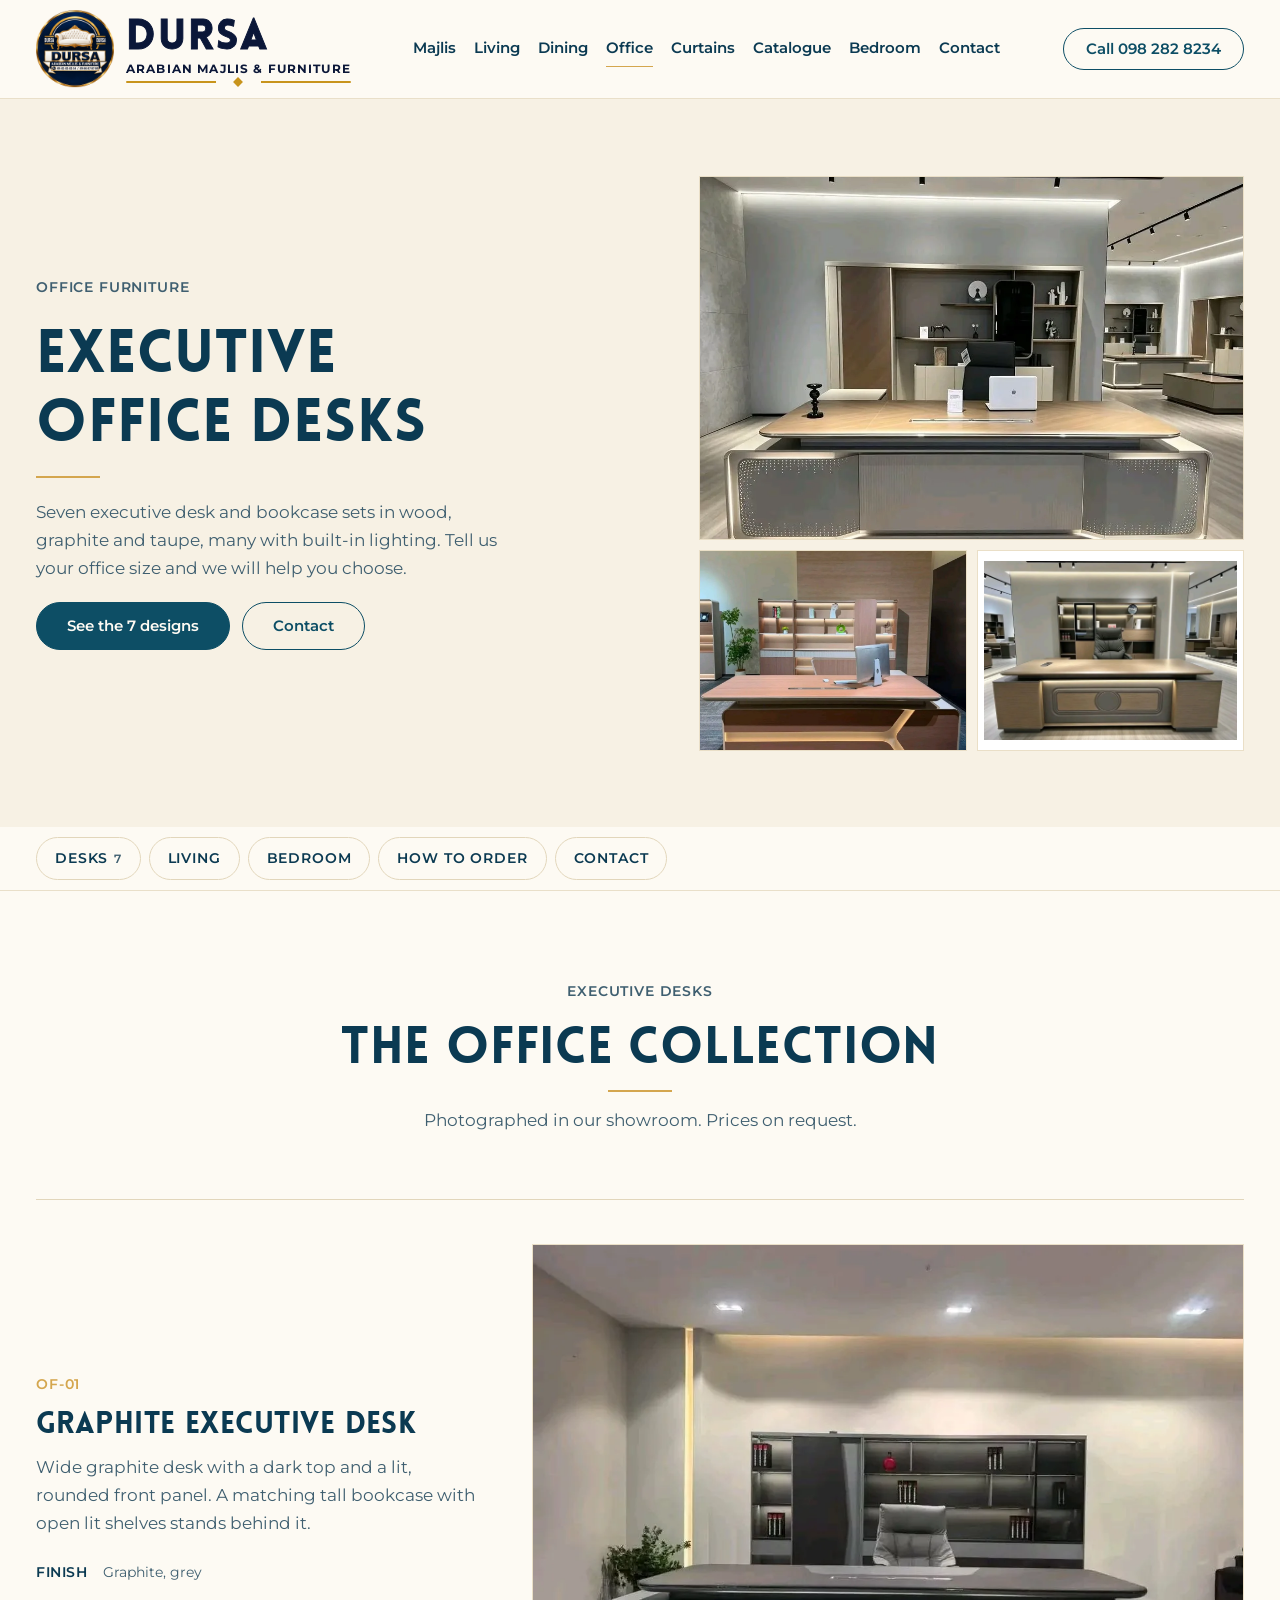
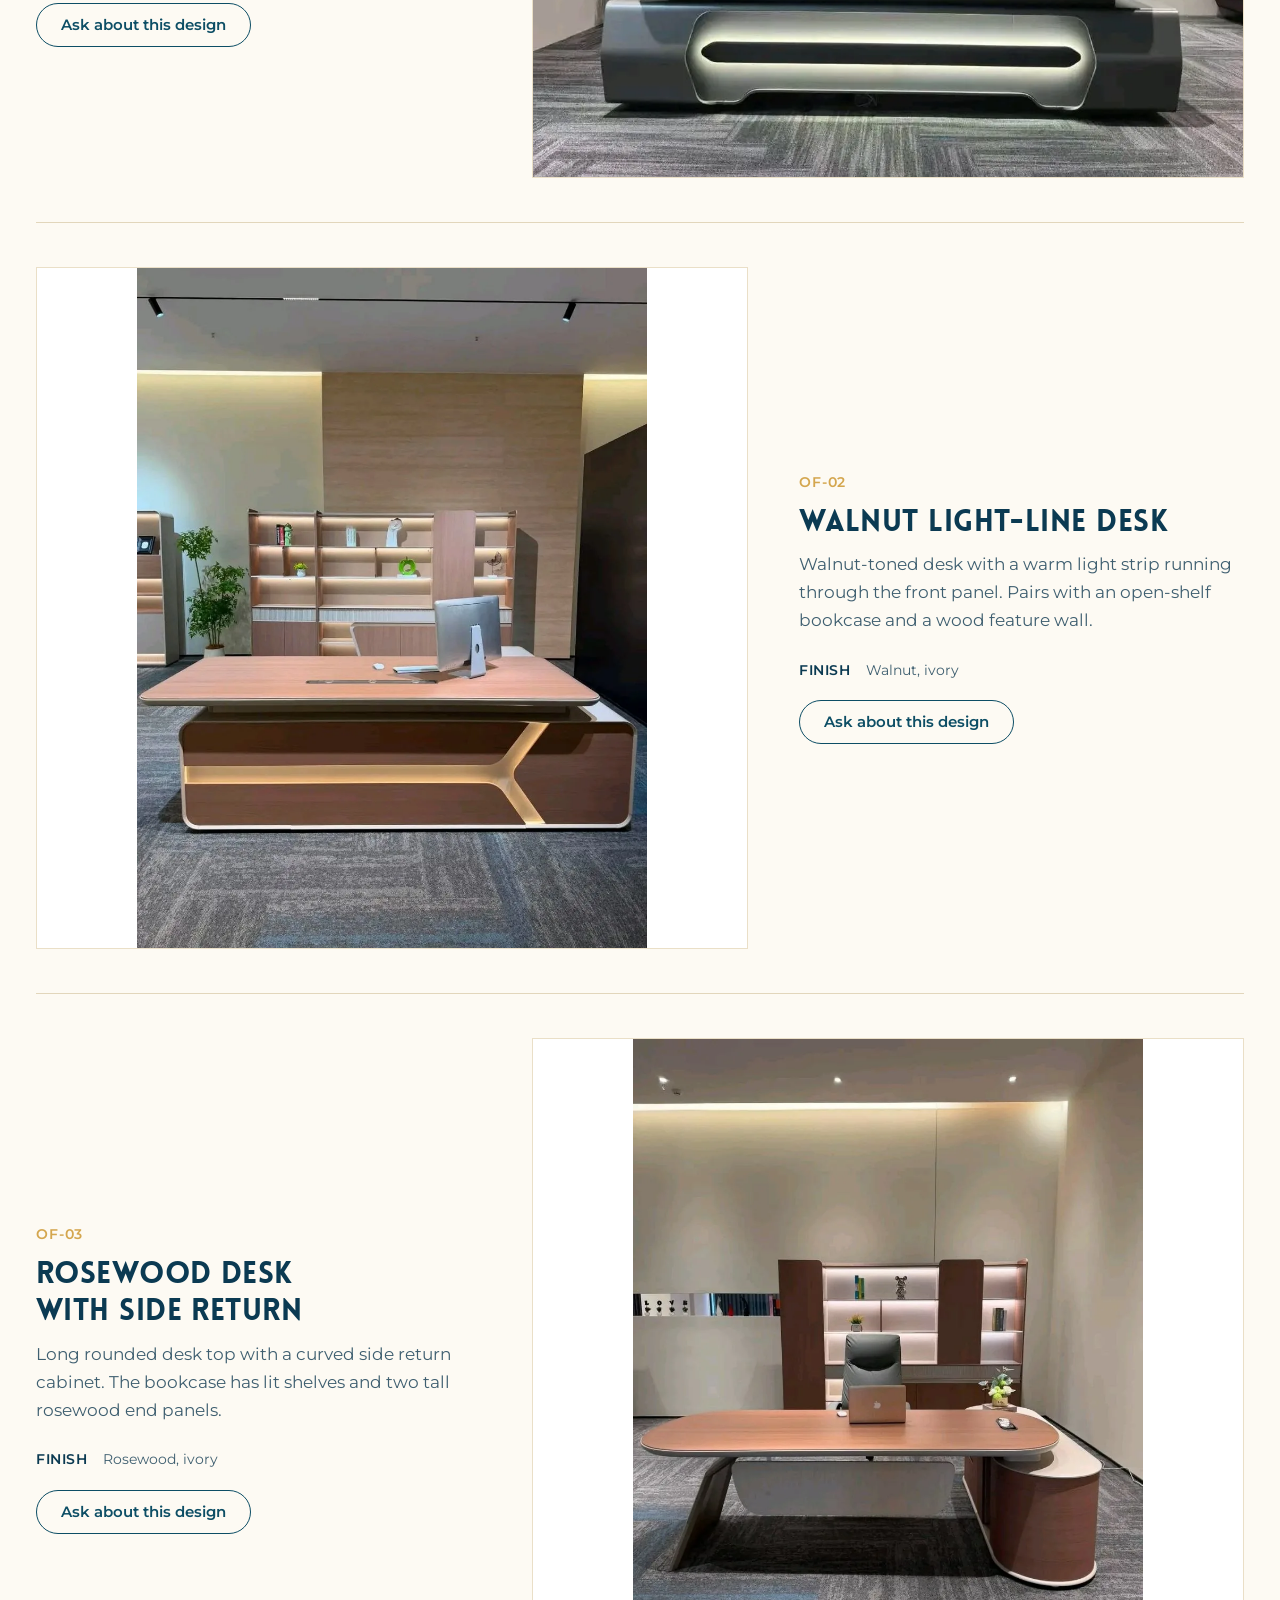
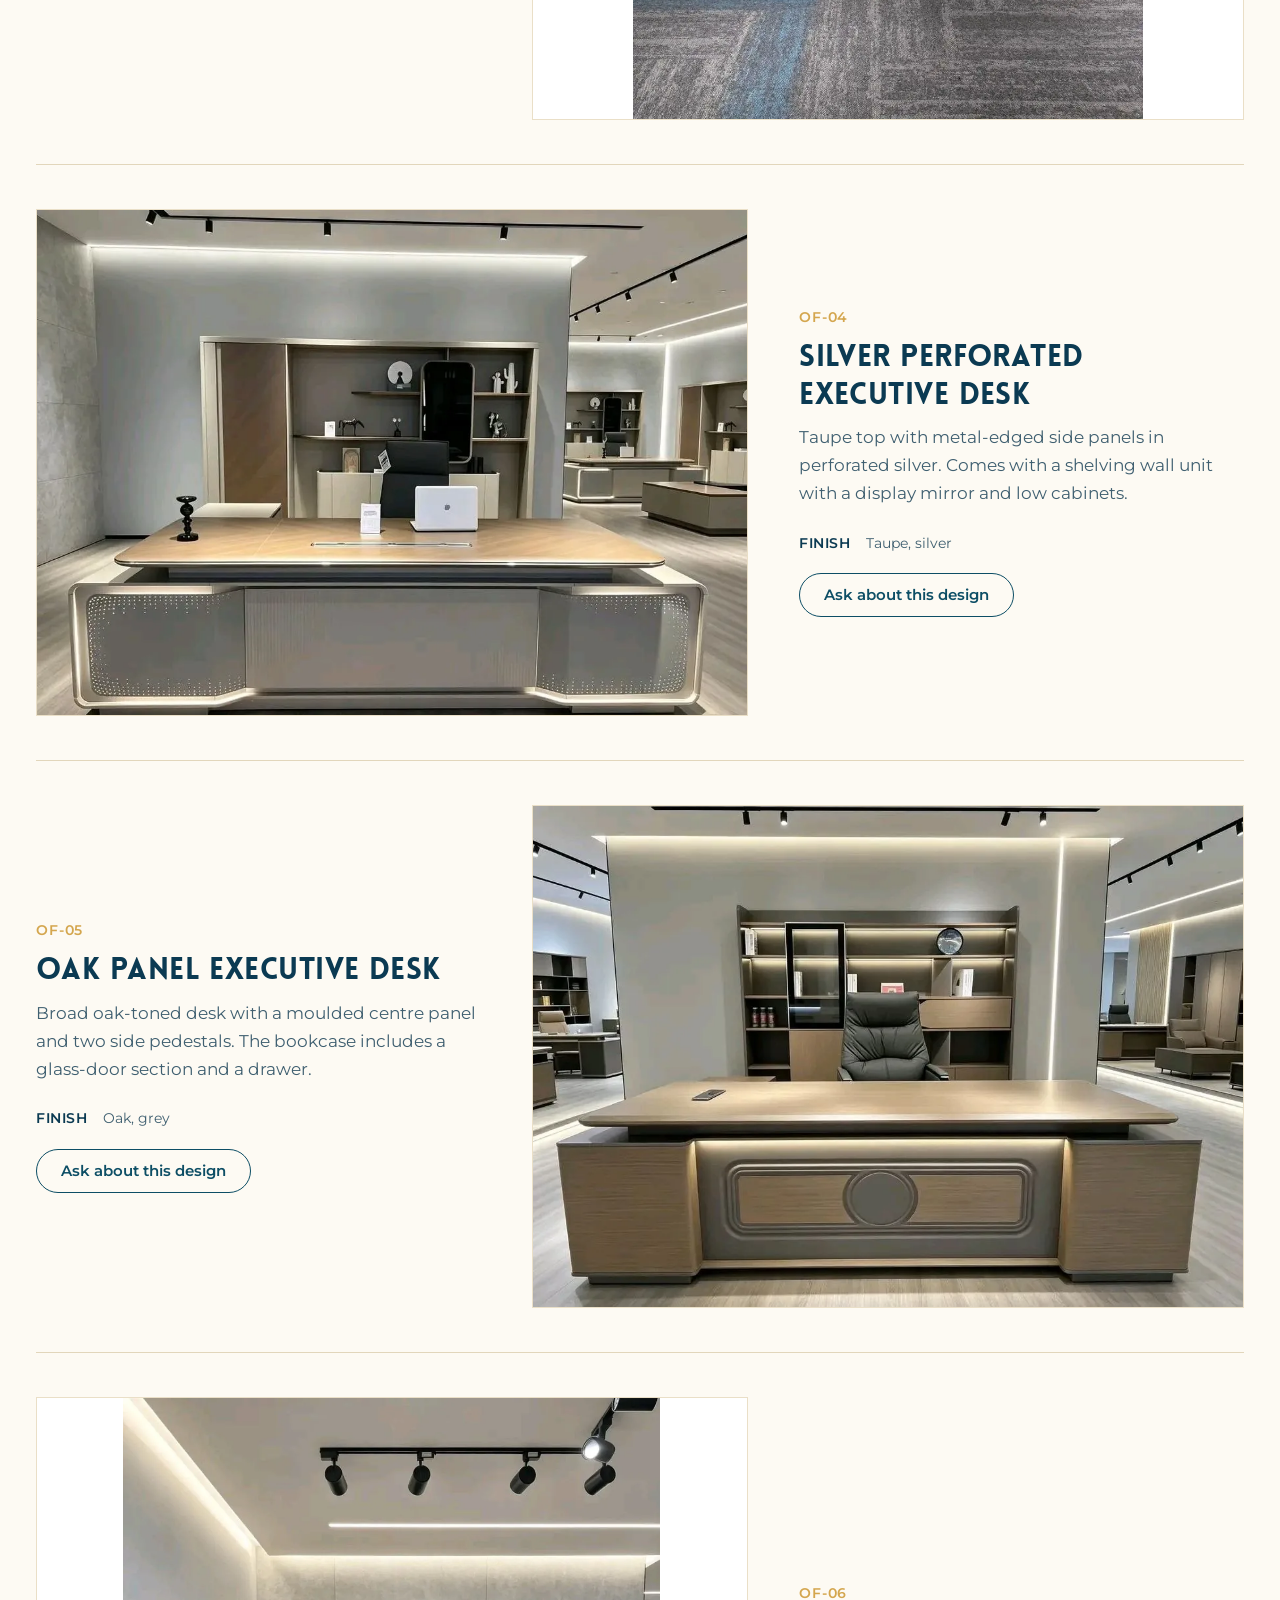
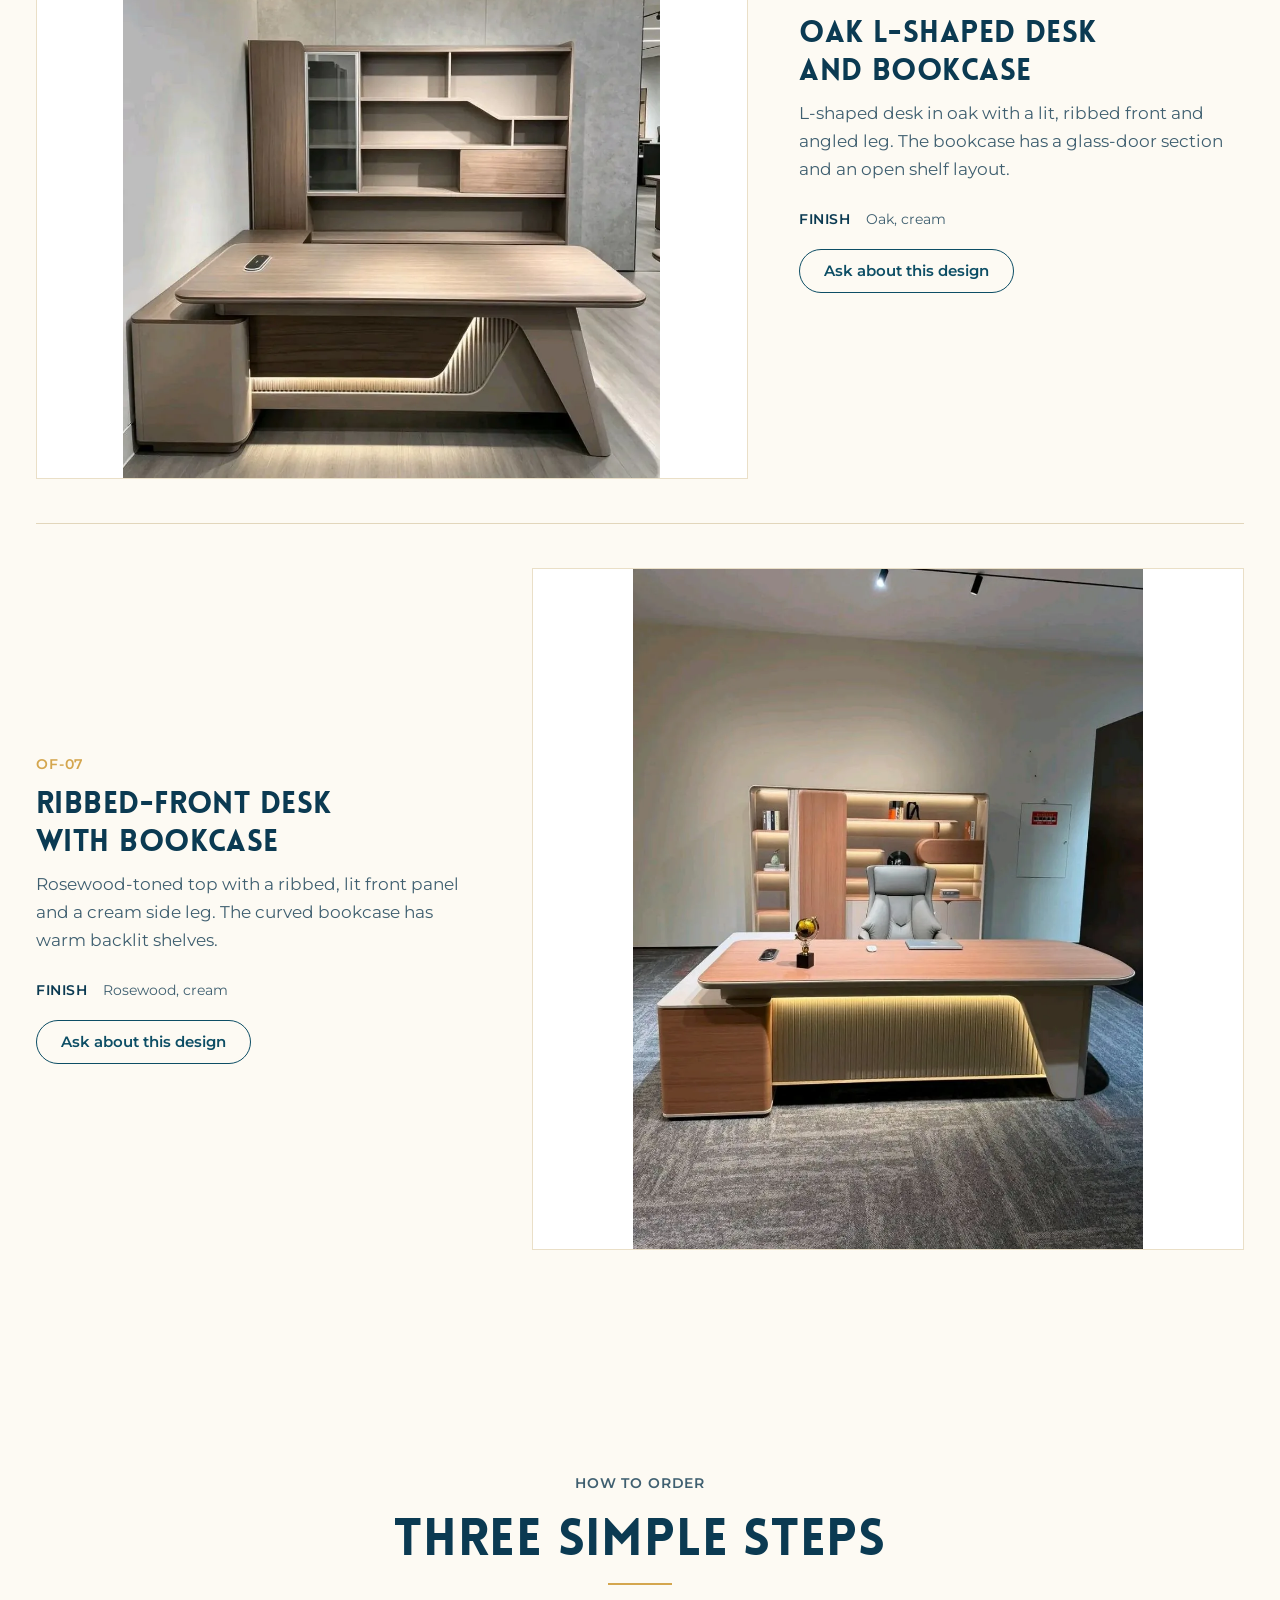
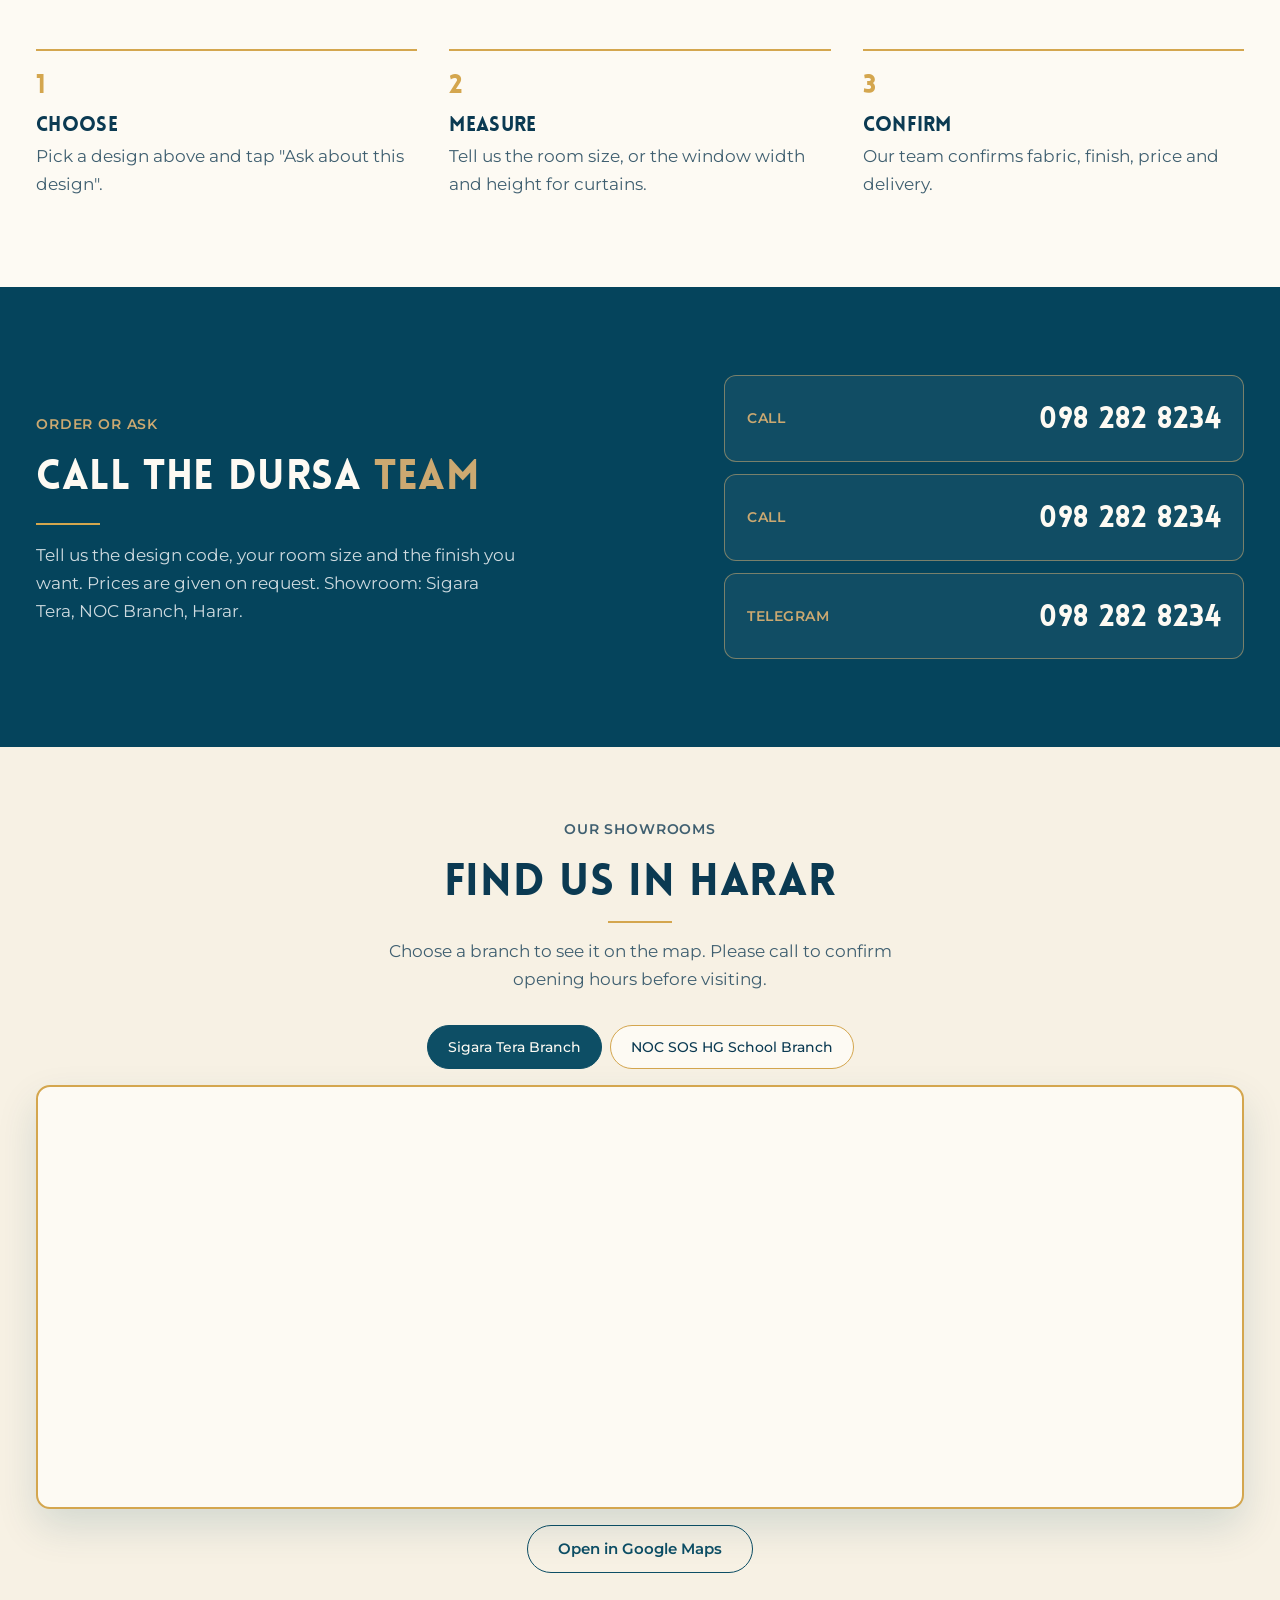
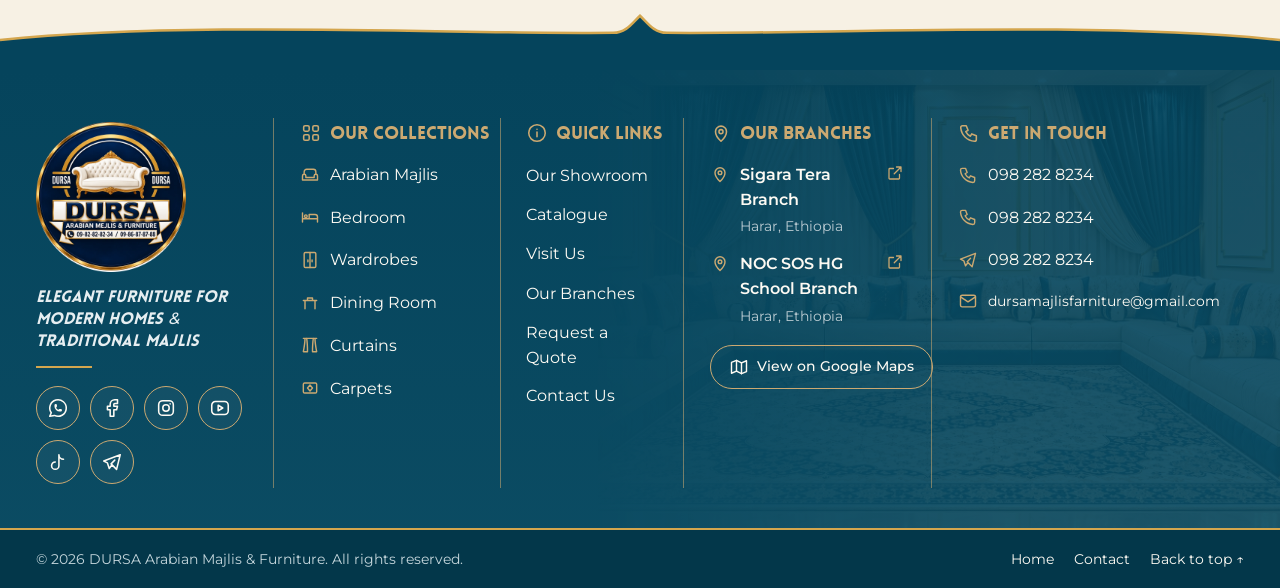
<file: office.html>
<!doctype html>
<html lang="en">
<head>
<meta charset="utf-8">
<meta name="viewport" content="width=device-width,initial-scale=1,viewport-fit=cover">
<meta name="description" content="Executive office desks and bookcases from DURSA Arabian Majlis &amp; Furniture, Harar, Ethiopia. Request a quote.">
<meta name="theme-color" content="#05445c">
<link rel="icon" type="image/png" sizes="32x32" href="dursa-icon-32.png">
<link rel="apple-touch-icon" sizes="180x180" href="dursa-icon-180.png">
<link rel="manifest" href="site.webmanifest">
<title>DURSA Office Furniture</title>
<link rel="preload" href="lovelo-black.woff2" as="font" type="font/woff2" crossorigin>
<link rel="preload" href="montserrat-400.woff" as="font" type="font/woff" crossorigin>
<link rel="preload" href="montserrat-600.woff" as="font" type="font/woff" crossorigin>
<style>
/* Layout: ivory showroom pages. Hero = ghost word + product left, copy right. Split rows, full-bleed "At Home" shots, teal footer band. */
:root{
  --ivory:#fdfaf3;
  --ivory-2:#f7f1e4;
  --ghost:#f1eadb;
  --teal:#0d4e65;
  --teal-deep:#05445c;
  --gold:#cca971;
  --gold-line:#d4a64e;
  --ink:#0b3a52;
  --ink-soft:#3f5f70;
  --display:"Playfair Display","Didot","Bodoni 72",Georgia,serif;
  --body:"Jost","Avenir Next","Segoe UI",system-ui,sans-serif;
  color-scheme:light;
}
*{box-sizing:border-box}
html{scroll-behavior:smooth;scroll-padding-top:84px}
body{margin:0;background:var(--ivory);color:var(--ink);font-family:var(--body);font-size:1rem;line-height:1.6;-webkit-font-smoothing:antialiased}
img{display:block;max-width:100%;height:auto}
a{color:inherit}
h1,h2,h3{font-family:var(--display);font-weight:600;letter-spacing:-.02em;line-height:1.05;margin:0;text-wrap:balance;color:var(--ink)}
p{margin:0}
:focus-visible{outline:2px solid var(--gold-line);outline-offset:3px}
.wrap{max-width:1240px;margin-inline:auto;padding-left:max(16px,env(safe-area-inset-left,0px));padding-right:max(16px,env(safe-area-inset-right,0px))}
.rule{display:block;width:64px;height:2px;background:var(--gold-line);border:0;margin:0}
.eyebrow{font-size:.72rem;letter-spacing:.28em;text-transform:uppercase;font-weight:500;color:var(--ink-soft)}

/* buttons */
.pill{display:inline-flex;align-items:center;justify-content:center;gap:.6em;min-height:48px;padding:0 30px;border:1.5px solid var(--teal);border-radius:999px;background:transparent;color:var(--teal);font:500 .95rem/1 var(--body);text-decoration:none;cursor:pointer;transition:background .2s,color .2s}
.pill:hover{background:var(--teal);color:var(--ivory)}
.pill.solid{background:var(--teal);color:var(--ivory)}
.pill.solid:hover{background:var(--teal-deep)}
.pill.gold{border-color:var(--gold);color:var(--ivory)}
.pill.gold:hover{background:var(--gold);color:var(--teal-deep)}


/* landing */
.landing{position:relative;background:var(--teal-deep);color:var(--ivory);overflow:hidden}
.landing picture,.landing img{display:block;width:100%}
.landing img{height:clamp(600px,90vh,840px);object-fit:cover;object-position:center 48%}
.landing::after{content:"";position:absolute;inset:0;background:linear-gradient(180deg,rgba(5,68,92,0) 42%,rgba(5,68,92,.72) 76%,rgba(5,68,92,.95) 100%)}
.landing .copy{position:absolute;z-index:2;left:0;right:0;bottom:0}
.landing .copy .wrap{padding-block:clamp(28px,5vw,64px);display:grid;gap:18px;justify-items:start}
.landing h1{color:var(--ivory);font-size:clamp(2.4rem,6vw,5rem);max-width:15ch;text-shadow:0 2px 24px rgba(5,68,92,.35)}
.landing .eyebrow{color:#f6e3bd;text-shadow:0 1px 12px rgba(5,68,92,.8);background:rgba(5,68,92,.55);padding:6px 12px}
.landing p.lede{max-width:44ch;color:#e6eef1;font-size:clamp(1rem,1.6vw,1.2rem)}
.landing .cta{display:flex;flex-wrap:wrap;gap:12px;margin-top:6px}
.pill.ivory{background:var(--ivory);border-color:var(--ivory);color:var(--teal-deep)}
.pill.ivory:hover{background:var(--gold);border-color:var(--gold);color:var(--teal-deep)}
.pill.ghost{border-color:rgba(253,250,243,.7);color:var(--ivory)}
.pill.ghost:hover{background:rgba(253,250,243,.14);color:var(--ivory)}
.facts{background:var(--teal-deep);border-top:1px solid rgba(204,169,113,.35)}
.facts .wrap{display:flex;flex-wrap:wrap;gap:8px 36px;padding-block:16px;font-size:.78rem;letter-spacing:.16em;text-transform:uppercase;color:#cfe0e6;justify-content:center}
.facts span b{color:var(--gold);font-weight:500;margin-right:.5em}
@media (max-width:640px){.landing img{height:640px;object-position:center 40%}.landing::after{background:linear-gradient(180deg,rgba(5,68,92,0) 34%,rgba(5,68,92,.78) 66%,rgba(5,68,92,.96) 100%)}.facts .wrap{justify-content:flex-start;gap:6px 24px;font-size:.7rem}}

/* header */
.topbar{position:sticky;top:env(safe-area-inset-top,0px);z-index:20;background:rgba(253,250,243,.94);backdrop-filter:blur(8px);border-bottom:1px solid #e9dfc9}
body::before{content:"";position:fixed;inset:0 0 auto;height:env(safe-area-inset-top,0px);z-index:30;background:var(--ivory)}
.topbar .wrap{display:grid;grid-template-columns:1fr auto 1fr;align-items:center;min-height:80px;gap:16px}
.nav{display:flex;gap:28px;font-size:.9rem;font-weight:500}
.nav a{text-decoration:none;padding:6px 0;border-bottom:1.5px solid transparent}
.nav a:hover{border-bottom-color:var(--gold-line)}
.menu-btn{display:none;width:44px;height:44px;border:0;background:none;color:var(--ink);cursor:pointer;padding:0}
.menu-btn svg{width:28px;height:28px}
.brand{display:flex;align-items:center;gap:12px;text-decoration:none}
.brand img{width:54px;height:54px;border-radius:50%}
.brand-text{display:flex;flex-direction:column;line-height:1}
.brand-name{font-family:var(--display);font-weight:700;font-size:2.15rem;letter-spacing:-.01em;color:var(--teal)}
.brand-tag{font-size:.5rem;letter-spacing:.24em;font-weight:500;color:var(--teal);margin-top:4px;white-space:nowrap}
.top-actions{display:flex;justify-content:flex-end}
.top-actions .pill{min-height:42px;padding:0 22px;font-size:.88rem}
.top-actions .pill svg{display:none}
.mobile-nav{display:none}

/* hero blocks */
.hero{position:relative;overflow:hidden;background:var(--ivory)}
.hero .ghost{position:absolute;left:-.04em;top:.02em;font-family:var(--display);font-weight:700;font-size:clamp(6.5rem,19vw,17rem);line-height:.9;letter-spacing:-.03em;color:var(--ghost);pointer-events:none;user-select:none;white-space:nowrap}
.hero .wrap{position:relative;display:grid;grid-template-columns:minmax(0,1.7fr) minmax(0,1fr);align-items:center;gap:clamp(16px,4vw,64px);padding-block:clamp(40px,6vw,88px)}
.hero figure{margin:0}
.hero figure img{width:100%;mix-blend-mode:multiply;-webkit-mask-image:linear-gradient(to right,transparent,#000 7%,#000 93%,transparent),linear-gradient(to bottom,transparent,#000 9%,#000 91%,transparent);-webkit-mask-composite:source-in;mask-image:linear-gradient(to right,transparent,#000 7%,#000 93%,transparent),linear-gradient(to bottom,transparent,#000 9%,#000 91%,transparent);mask-composite:intersect}
.hero-copy{display:flex;flex-direction:column;gap:20px;align-items:flex-start}
.hero-copy h1,.hero-copy h2{font-size:clamp(2.4rem,4.6vw,4rem)}
.hero-copy p{color:var(--ink-soft);max-width:30ch;font-size:1.05rem}
.swatches{display:flex;align-items:center;gap:12px;font-size:.95rem;color:var(--ink-soft)}
.sw{width:42px;height:42px;border-radius:50%;border:1px solid #e0d5bd;flex:none}
.sw.ivory{background:#efe6d6}.sw.teal{background:var(--teal)}.sw.char{background:#34363a}
.swatch-row{display:flex;flex-direction:column;gap:10px}
.swatch-row .dots{display:flex;gap:12px}

/* split rows */
.split{background:var(--ivory)}
.split .wrap{display:grid;grid-template-columns:minmax(0,1fr) minmax(0,2fr);align-items:center;gap:clamp(20px,4vw,56px);padding-block:clamp(24px,4vw,56px)}
.split.flip .wrap{grid-template-columns:minmax(0,2fr) minmax(0,1fr)}
.split.flip .split-copy{order:2}
.split-copy{display:flex;flex-direction:column;gap:18px}
.split-copy h2{font-size:clamp(1.9rem,3.2vw,2.8rem);text-transform:uppercase;letter-spacing:-.01em;line-height:1.02}
.split-copy p{color:var(--ink-soft);max-width:26ch;font-size:1.05rem}
.split figure{margin:0;overflow:hidden}
.split figure img{width:100%;aspect-ratio:16/10;object-fit:cover}

/* at home */
.athome{position:relative;margin:0}
.athome img{width:100%;aspect-ratio:16/8;object-fit:cover;object-position:center 60%}
.athome img.tall-m{aspect-ratio:16/9}
.tag{position:absolute;top:clamp(16px,3vw,40px);left:0;background:var(--ivory);padding:18px 28px 14px max(24px,env(safe-area-inset-left,0px));font-size:.8rem;letter-spacing:.3em;font-weight:500;text-transform:uppercase;color:var(--ink)}
.tag::after{content:"";display:block;width:56px;height:2px;background:var(--gold-line);margin:7px auto 0 0}

/* dining tiles */
.tiles{display:grid;grid-template-columns:1fr 1fr;gap:8px;background:var(--ivory)}
.tile{position:relative;margin:0}
.tile img{width:100%;aspect-ratio:5/4;object-fit:cover}
.tile figcaption{position:absolute;top:0;left:0;padding:22px 26px;font-family:var(--display);font-weight:600;font-size:clamp(1rem,2vw,1.5rem);letter-spacing:.02em;text-transform:uppercase;color:var(--ink);background:linear-gradient(180deg,rgba(253,250,243,.85),rgba(253,250,243,0));width:100%}
.tile figcaption::before{content:"";display:block;width:52px;height:2px;background:var(--gold-line);margin-bottom:10px}

/* catalogue */
.catalogue{background:var(--ivory-2);padding-block:clamp(56px,8vw,112px)}
.sec-head{display:flex;flex-direction:column;gap:14px;align-items:center;text-align:center;margin-bottom:clamp(32px,5vw,64px)}
.sec-head h2{font-size:clamp(2.2rem,5vw,3.8rem)}
.sec-head .rule{margin-inline:auto}
.sec-head p{color:var(--ink-soft);max-width:46ch}
.item{display:grid;grid-template-columns:minmax(0,1fr) minmax(0,2fr);gap:clamp(20px,4vw,56px);align-items:center;padding-block:clamp(24px,3vw,40px);border-top:1px solid #e2d6bb}
.item:nth-child(even){grid-template-columns:minmax(0,2fr) minmax(0,1fr)}
.item:nth-child(even) .item-copy{order:2}
.item-copy{display:flex;flex-direction:column;gap:14px;align-items:flex-start}
.code{font-family:var(--display);font-weight:700;font-size:clamp(2.4rem,4vw,3.4rem);line-height:1;color:var(--ink)}
.item-copy h3{font-family:var(--body);font-weight:400;font-size:1.25rem;letter-spacing:0;color:var(--ink-soft)}
.item figure{margin:0}
.item figure img{width:100%;mix-blend-mode:multiply}

/* bedroom */
.bedroom{background:var(--ivory);padding-block:clamp(56px,8vw,112px)}
.pair{display:grid;grid-template-columns:1fr 1fr;gap:clamp(16px,3vw,40px)}
.grid3{display:grid;grid-template-columns:repeat(3,minmax(0,1fr));gap:clamp(24px,3vw,40px) clamp(16px,2.4vw,32px)}
@media (max-width:980px){.grid3{grid-template-columns:1fr 1fr}}
@media (max-width:640px){.grid3{grid-template-columns:1fr}}
.card .img img{aspect-ratio:4/3}
.card.cut .img{background:var(--ivory-2)}
.card.cut img{mix-blend-mode:multiply;object-fit:contain;aspect-ratio:4/3}
.more-head{margin:clamp(40px,6vw,72px) 0 28px;display:flex;flex-direction:column;gap:12px;align-items:flex-start}
.more-head h3{font-size:clamp(1.6rem,3vw,2.2rem)}
.curtains{background:var(--ivory);padding-block:clamp(56px,8vw,112px)}
.cfeature{display:grid;grid-template-columns:minmax(0,5fr) minmax(0,6fr);gap:clamp(24px,5vw,72px);align-items:center;max-width:980px;margin-inline:auto}
.cfeature figure{margin:0}
.cfeature img{width:100%;box-shadow:0 18px 40px rgba(5,68,92,.14)}
.cfeature-copy{display:flex;flex-direction:column;gap:16px;align-items:flex-start}
.cfeature-copy h3{font-size:clamp(1.8rem,3vw,2.6rem)}
.cfeature-copy p{color:var(--ink-soft);max-width:40ch}
.cfeature-copy .fine{font-size:.9rem}
@media (max-width:760px){.cfeature{grid-template-columns:1fr}.cfeature figure{max-width:460px}}
.gallery{background:var(--ivory-2);padding-block:clamp(56px,8vw,112px)}
.mosaic{display:grid;grid-template-columns:1fr 1fr;gap:clamp(8px,1.4vw,16px)}
.mosaic figure{margin:0;position:relative;overflow:hidden}
.mosaic figure.wide{grid-column:1/-1}
.mosaic img{width:100%;height:100%;aspect-ratio:4/3;object-fit:cover}
.mosaic figure.wide img{aspect-ratio:16/8}
.mosaic figcaption{position:absolute;left:0;bottom:0;padding:12px 18px;background:rgba(253,250,243,.92);font-size:.78rem;letter-spacing:.16em;text-transform:uppercase;font-weight:500;color:var(--ink)}
@media (max-width:640px){.mosaic{grid-template-columns:1fr}.mosaic figure.wide img{aspect-ratio:4/3}}
.card{margin:0;display:flex;flex-direction:column;gap:18px}
.card .img{background:#fff;border:1px solid #eadfc7;display:grid;place-items:center;overflow:hidden}
.card img{width:100%;aspect-ratio:3/2;object-fit:cover}
.card h3{font-size:1.6rem}
.card p{color:var(--ink-soft);max-width:38ch}

/* quote / footer */
.quote{background:var(--teal-deep);color:var(--ivory);padding-block:clamp(56px,8vw,112px)}
.quote .wrap{display:grid;grid-template-columns:minmax(0,1fr) minmax(0,1fr);gap:clamp(32px,6vw,96px)}
.quote h2{color:var(--ivory);font-size:clamp(2.2rem,4.6vw,3.6rem)}
.quote h2 em{font-style:italic;font-weight:500;color:var(--gold)}
.quote .lead{margin-top:22px;color:#cfdbe0;max-width:40ch}
.quote .rule{margin-top:26px}
.details{margin-top:36px;display:grid;gap:0;border-top:1px solid rgba(204,169,113,.4)}
.details div{display:grid;grid-template-columns:96px 1fr;gap:16px;padding:16px 0;border-bottom:1px solid rgba(204,169,113,.4);align-items:baseline}
.details dt{font-size:.68rem;letter-spacing:.18em;text-transform:uppercase;color:var(--gold)}
.details dd{margin:0;overflow-wrap:anywhere}
.details small{display:block;color:#b9cad1;font-size:.82rem}
.details a{text-decoration:none;border-bottom:1px solid rgba(204,169,113,.5)}
form{display:grid;gap:16px;align-content:start}
label{display:grid;gap:6px;font-size:.72rem;letter-spacing:.16em;text-transform:uppercase;color:var(--gold)}
input,select,textarea{width:100%;font:400 1rem/1.4 var(--body);padding:13px 14px;border-radius:10px;border:1px solid rgba(204,169,113,.55);background:rgba(255,255,255,.06);color:var(--ivory);letter-spacing:0;text-transform:none}
select option{color:#0b3a52}
input::placeholder,textarea::placeholder{color:#8fa9b4}
textarea{min-height:110px;resize:vertical}
.msg{display:grid;gap:12px;padding:18px;border:1px solid var(--gold);border-radius:12px;background:rgba(255,255,255,.06)}
.msg pre{margin:0;white-space:pre-wrap;font:400 .95rem/1.5 var(--body);color:var(--ivory)}
.msg .row{display:flex;flex-wrap:wrap;gap:10px}
.msg .pill{min-height:42px;padding:0 20px;font-size:.88rem}
.msg p{font-size:.85rem;color:#b9cad1}

.bandfoot{background:var(--teal);border-top:1px solid rgba(204,169,113,.35);color:var(--ivory)}
.bandfoot .wrap{display:flex;flex-wrap:wrap;align-items:center;justify-content:space-between;gap:20px;padding-block:28px}
.brand.light .brand-name,.brand.light .brand-tag{color:var(--ivory)}
.bandfoot small{font-size:.8rem;color:#c5d6dc}

@media (max-width:900px){
  .topbar .wrap{grid-template-columns:44px 1fr 44px;min-height:72px}
  .nav,.top-actions .pill span{display:none}
  .menu-btn{display:block}
  .top-actions .pill{min-height:44px;width:44px;padding:0;border-radius:50%}
  .top-actions .pill svg{display:block}
  .brand{justify-content:center}
  .brand img{width:46px;height:46px}
  .brand-name{font-size:1.8rem}
  .brand-tag{font-size:.42rem}
  .mobile-nav{display:none;flex-direction:column;background:var(--ivory);border-top:1px solid #e9dfc9}
  .mobile-nav.open{display:flex}
  .mobile-nav a{padding:16px max(16px,env(safe-area-inset-left,0px));text-decoration:none;font-weight:500;border-bottom:1px solid #eee4cf}
  .hero .wrap,.split .wrap,.split.flip .wrap{grid-template-columns:1fr}
  .hero .wrap{gap:8px}
  .hero-copy{align-items:flex-start;padding-top:8px}
  .hero-copy p{max-width:36ch}
  .split.flip .split-copy{order:0}
  .item,.item:nth-child(even){grid-template-columns:1fr}
  .item:nth-child(even) .item-copy{order:0}
  .quote .wrap{grid-template-columns:1fr}
  .athome img{aspect-ratio:4/3}
  .athome img.tall-m{aspect-ratio:9/16;max-height:90vh}
}
@media (max-width:640px){
  .tiles,.pair{grid-template-columns:1fr}
  .tile img{aspect-ratio:4/3}
  .details div{grid-template-columns:1fr;gap:4px}
  .hero .ghost{font-size:30vw}
}
@media (prefers-reduced-motion:reduce){html{scroll-behavior:auto}*{transition:none!important}}

/* bedroom page */
.phero{background:var(--ivory-2);position:relative;overflow:hidden}
.phero .wrap{display:grid;grid-template-columns:minmax(0,1.1fr) minmax(0,1fr);gap:clamp(24px,5vw,72px);align-items:center;padding-block:clamp(40px,6vw,88px)}
.phero h1{font-size:clamp(2.6rem,5.4vw,4.6rem)}
.phero .lede{color:var(--ink-soft);max-width:44ch;font-size:1.1rem}
.phero-copy{display:flex;flex-direction:column;gap:20px;align-items:flex-start}
.phero .cta{display:flex;flex-wrap:wrap;gap:12px}
.phero .mosaic3{display:grid;grid-template-columns:1fr 1fr;gap:10px}
.phero .mosaic3 figure{margin:0;background:#fff;border:1px solid #eadfc7;overflow:hidden}
.phero .mosaic3 figure:first-child{grid-column:1/-1}
.phero .mosaic3 img{width:100%;height:100%;object-fit:cover;aspect-ratio:3/2}
.phero .mosaic3 figure:not(:first-child) img{aspect-ratio:4/3}
.phero .mosaic3 figure:nth-child(3) img{object-fit:contain;padding:6px}
.catnav{position:sticky;top:80px;z-index:15;background:rgba(253,250,243,.96);backdrop-filter:blur(8px);border-bottom:1px solid #e9dfc9}
.catnav .wrap{display:flex;gap:8px;overflow-x:auto;padding-block:10px;scrollbar-width:none}
.catnav a{flex:none;text-decoration:none;font-size:.82rem;letter-spacing:.14em;text-transform:uppercase;font-weight:500;padding:10px 18px;border:1px solid #e2d6bb;border-radius:999px;color:var(--ink)}
.catnav a:hover{background:var(--teal);color:var(--ivory);border-color:var(--teal)}
.catnav a small{color:var(--ink-soft);letter-spacing:.04em;margin-left:.5em}
.catnav a:hover small{color:#cfe0e6}
.psec{padding-block:clamp(48px,7vw,96px)}
.psec.alt{background:var(--ivory-2)}
.pgrid{display:grid;grid-template-columns:repeat(2,minmax(0,1fr));gap:clamp(20px,3vw,40px)}
.pcard,.dcard{display:flex;flex-direction:column;background:var(--ivory);border:1px solid #eadfc7}
.psec.alt .pcard,.psec.alt .dcard{background:var(--ivory)}
.pcard figure{margin:0;background:#fff;border-bottom:1px solid #eadfc7}
.pcard img{width:100%;aspect-ratio:3/2;object-fit:contain;background:#fff}
.pbody{display:flex;flex-direction:column;gap:10px;align-items:flex-start;padding:clamp(18px,2.4vw,28px)}
.pcode{font-size:.72rem;letter-spacing:.24em;font-weight:500;color:var(--gold-line)}
.pbody h3{font-size:clamp(1.5rem,2.4vw,1.9rem)}
.pbody p{color:var(--ink-soft);max-width:52ch}
.pbody .fin{font-size:.9rem}
.pbody .fin b{font-size:.68rem;letter-spacing:.18em;text-transform:uppercase;color:var(--ink);font-weight:500;margin-right:.8em}
.pbody .pill{margin-top:8px;min-height:44px;padding:0 24px;font-size:.9rem}
.dgrid{display:grid;gap:clamp(20px,3vw,40px)}
.dcard{display:grid;grid-template-columns:minmax(0,1.5fr) minmax(0,1fr)}
.dpics{display:grid;grid-template-columns:minmax(0,1fr) minmax(0,1fr);gap:1px;background:#eadfc7;border-right:1px solid #eadfc7}
.dpics figure{margin:0;position:relative;background:#fff}
.dpics img{width:100%;height:100%;object-fit:cover}
.dpics figure:first-child img{object-fit:contain}
.dpics figcaption{position:absolute;left:0;bottom:0;padding:6px 12px;background:rgba(253,250,243,.92);font-size:.68rem;letter-spacing:.16em;text-transform:uppercase;font-weight:500}
.dcard .pbody{justify-content:center}
.callband{background:var(--teal-deep);color:var(--ivory);padding-block:clamp(48px,7vw,88px)}
.callband .wrap{display:grid;grid-template-columns:minmax(0,1.2fr) minmax(0,1fr);gap:clamp(24px,5vw,72px);align-items:center}
.callband h2{color:var(--ivory);font-size:clamp(2rem,4vw,3.2rem)}
.callband h2 em{font-style:italic;color:var(--gold);font-weight:500}
.callband p{color:#cfdbe0;max-width:44ch;margin-top:16px}
.callband .rule{margin-top:22px}
.numbers{display:grid;gap:12px}
.num{display:flex;align-items:center;justify-content:space-between;gap:16px;padding:18px 22px;border:1px solid rgba(204,169,113,.55);border-radius:12px;text-decoration:none;background:rgba(255,255,255,.05)}
.num:hover{background:rgba(204,169,113,.18)}
.num span{font-size:.68rem;letter-spacing:.18em;text-transform:uppercase;color:var(--gold)}
.num b{font-family:var(--display);font-size:clamp(1.4rem,3vw,1.9rem);font-weight:600;letter-spacing:.01em;white-space:nowrap}
.enq{position:fixed;left:0;right:0;bottom:0;z-index:40;background:var(--teal-deep);color:var(--ivory);border-top:2px solid var(--gold-line);padding:14px max(16px,env(safe-area-inset-left,0px)) calc(14px + env(safe-area-inset-bottom,0px));transform:translateY(110%);visibility:hidden;transition:transform .25s,visibility .25s}
.enq.open{transform:none;visibility:visible}
.enq .in{max-width:1240px;margin-inline:auto;display:flex;flex-wrap:wrap;align-items:center;gap:12px 20px}
.enq pre{margin:0;flex:1 1 280px;white-space:pre-wrap;font:400 .95rem/1.5 var(--body)}
.enq .row{display:flex;flex-wrap:wrap;gap:8px}
.enq .pill{min-height:42px;padding:0 18px;font-size:.88rem}
.enq .x{background:none;border:0;color:var(--ivory);font-size:1.6rem;line-height:1;cursor:pointer;width:40px;height:40px}
.enq small{flex-basis:100%;color:#b9cad1;font-size:.8rem}
@media (max-width:900px){
  .phero .wrap,.callband .wrap{grid-template-columns:1fr}
  .catnav{top:72px}
  .dcard{grid-template-columns:1fr}
  .dpics{border-right:0;border-bottom:1px solid #eadfc7}
}
@media (max-width:640px){
  .pgrid{grid-template-columns:1fr}
  .num{flex-direction:column;align-items:flex-start;gap:4px}
}
</style>
<style>.lrow{display:grid;grid-template-columns:minmax(0,1.5fr) minmax(0,1fr);gap:clamp(20px,4vw,56px);align-items:center;padding-block:clamp(20px,3vw,36px)}
.lrow.flip{grid-template-columns:minmax(0,1fr) minmax(0,1.5fr)}.lrow.flip .pbody{order:-1}
.lrow figure{margin:0;border:1px solid #eadfc7;background:#fff;overflow:hidden}.lrow img{width:100%;object-fit:cover}
.lrow .pbody{padding:0}
.swr{display:flex;align-items:center;gap:10px;color:var(--ink-soft);font-size:.95rem}
@media (max-width:900px){.lrow[style]{grid-template-columns:1fr!important}}.steps{display:grid;grid-template-columns:repeat(3,minmax(0,1fr));gap:clamp(16px,3vw,32px);margin-top:8px}
.steps div{border-top:2px solid var(--gold-line);padding-top:14px}.steps b{font-family:var(--display);font-size:1.6rem;color:var(--gold-line)}.steps h3{font-size:1.25rem;margin:6px 0}.steps p{color:var(--ink-soft)}
@media (max-width:900px){.lrow,.lrow.flip{grid-template-columns:1fr}.lrow.flip .pbody{order:0}.steps{grid-template-columns:1fr}}</style>
<style>
.mj{display:grid;grid-template-columns:minmax(0,1.6fr) minmax(0,1fr);gap:clamp(20px,4vw,56px);align-items:center;padding-block:clamp(24px,3.5vw,44px);border-top:1px solid #e2d6bb}
.mj:nth-child(even){grid-template-columns:minmax(0,1fr) minmax(0,1.6fr)}.mj:nth-child(even) .pbody{order:-1}
.mj .view{margin:0;position:relative;border:1px solid #eadfc7;background:#fff;overflow:hidden}
[hidden]{display:none!important}.mj .view img{width:100%;aspect-ratio:4/3;object-fit:cover}
.mj .view img.studio{object-fit:contain;background:#fff}
.tabs{display:flex;gap:8px;margin-top:10px}
.tabs button{flex:1;min-height:44px;border:1px solid #e2d6bb;background:transparent;border-radius:999px;font:500 .78rem/1 var(--body);letter-spacing:.14em;text-transform:uppercase;color:var(--ink);cursor:pointer}
.tabs button[aria-pressed=true]{background:var(--teal);color:var(--ivory);border-color:var(--teal)}
.mj .pbody{padding:0}
@media (max-width:900px){.mj,.mj:nth-child(even){grid-template-columns:1fr}.mj:nth-child(even) .pbody{order:0}}
</style>
<link rel="stylesheet" href="site-fixes.css">
<link rel="stylesheet" href="typography.css">
<link rel="stylesheet" href="footer.css">
</head>
<body>
<a class="skip-link" href="#top">Skip to content</a>
<header class="topbar">
  <div class="wrap">
    <nav class="nav" aria-label="Main"><a href="living.html#majlis">Majlis</a><a href="living.html">Living</a><a href="index.html#dining">Dining</a><a href="office.html" aria-current="page" style="border-bottom-color:var(--gold-line)">Office</a><a href="curtains.html">Curtains</a><a href="index.html#catalogue">Catalogue</a><a href="bedroom.html">Bedroom</a><a href="contact.html">Contact</a></nav>
    <button class="menu-btn" id="menu-btn" type="button" aria-expanded="false" aria-controls="mobile-nav" aria-label="Open menu">
      <svg viewBox="0 0 24 24" fill="none" stroke="currentColor" stroke-width="1.6" stroke-linecap="round" aria-hidden="true"><path d="M3 6h18M3 12h18M3 18h18"/></svg>
    </button>
    <a class="brand" href="index.html" aria-label="DURSA Arabian Majlis &amp; Furniture, home">
      <img class="brand-logo" src="dursa-logo.webp" width="640" height="640" alt="DURSA Arabian Majlis &amp; Furniture" decoding="async">
      <span class="brand-words"><b>DURSA</b><i>Arabian Majlis &amp; Furniture</i><u aria-hidden="true"></u></span>
    </a>
    <div class="top-actions">
      <a class="pill" href="tel:+251982828234" aria-label="Call 098 282 8234"><svg viewBox="0 0 24 24" width="20" height="20" fill="none" stroke="currentColor" stroke-width="1.7" stroke-linecap="round" stroke-linejoin="round" aria-hidden="true"><path d="M5 4h4l2 5-2.5 1.5a11 11 0 0 0 5 5L15 13l5 2v4a2 2 0 0 1-2 2A16 16 0 0 1 3 6a2 2 0 0 1 2-2z"/></svg><span>Call 098 282 8234</span></a>
    </div>
  </div>
  <nav class="mobile-nav" id="mobile-nav" aria-label="Mobile"><a href="living.html#majlis">Majlis</a><a href="living.html">Living</a><a href="index.html#dining">Dining</a><a href="office.html">Office</a><a href="curtains.html">Curtains</a><a href="index.html#catalogue">Catalogue</a><a href="bedroom.html">Bedroom</a><a href="contact.html">Contact</a><a href="index.html#gallery">Gallery</a><a href="index.html#visit">Visit</a><a href="#contact">Call us</a></nav>
</header>

<main id="top" tabindex="-1">
  <section class="phero" aria-labelledby="h-o1"><div class="wrap">
    <div class="phero-copy"><span class="eyebrow">Office Furniture</span><h1 id="h-o1">Executive Office Desks</h1><hr class="rule">
      <p class="lede">Seven executive desk and bookcase sets in wood, graphite and taupe, many with built-in lighting. Tell us your office size and we will help you choose.</p>
      <div class="cta"><a class="pill solid" href="#desks">See the 7 designs</a><a class="pill" href="#contact">Contact</a></div></div>
    <div class="mosaic3">
      <figure><img src="office-04.webp" alt="Taupe executive desk with silver perforated side panels"></figure>
      <figure><img src="office-02.webp" alt="Walnut executive desk with light strip"></figure>
      <figure><img src="office-05.webp" alt="Oak panel executive desk"></figure>
    </div></div></section>
  <nav class="catnav" aria-label="Sections"><div class="wrap"><a href="#desks">Desks<small>7</small></a><a href="living.html">Living</a><a href="bedroom.html">Bedroom</a><a href="#order">How to order</a><a href="#contact">Contact</a></div></nav>
  <section class="psec" id="desks" aria-labelledby="h-d"><div class="wrap">
    <div class="sec-head"><span class="eyebrow">Executive desks</span><h2 id="h-d">The Office Collection</h2><hr class="rule"><p>Photographed in our showroom. Prices on request.</p></div>
<article class="mj" id="of-01">
  <div><figure class="view"><img class="v nat" src="office-01.webp" loading="lazy" width="1080" height="810" alt="Graphite Executive Desk in the DURSA showroom" decoding="async"></figure></div>
  <div class="pbody"><span class="pcode">OF-01</span><h3>Graphite Executive Desk</h3><p>Wide graphite desk with a dark top and a lit, rounded front panel. A matching tall bookcase with open lit shelves stands behind it.</p><p class="fin"><b>Finish</b> Graphite, grey</p><button class="pill" type="button" data-design="OF-01 Graphite Executive Desk">Ask about this design</button></div>
</article>
<article class="mj" id="of-02">
  <div><figure class="view"><img class="v nat" src="office-02.webp" loading="lazy" width="960" height="1280" alt="Walnut Light-Line Desk in the DURSA showroom" decoding="async"></figure></div>
  <div class="pbody"><span class="pcode">OF-02</span><h3>Walnut Light-Line Desk</h3><p>Walnut-toned desk with a warm light strip running through the front panel. Pairs with an open-shelf bookcase and a wood feature wall.</p><p class="fin"><b>Finish</b> Walnut, ivory</p><button class="pill" type="button" data-design="OF-02 Walnut Light-Line Desk">Ask about this design</button></div>
</article>
<article class="mj" id="of-03">
  <div><figure class="view"><img class="v nat" src="office-03.webp" loading="lazy" width="960" height="1280" alt="Rosewood Desk with Side Return in the DURSA showroom" decoding="async"></figure></div>
  <div class="pbody"><span class="pcode">OF-03</span><h3>Rosewood Desk with Side Return</h3><p>Long rounded desk top with a curved side return cabinet. The bookcase has lit shelves and two tall rosewood end panels.</p><p class="fin"><b>Finish</b> Rosewood, ivory</p><button class="pill" type="button" data-design="OF-03 Rosewood Desk with Side Return">Ask about this design</button></div>
</article>
<article class="mj" id="of-04">
  <div><figure class="view"><img class="v nat" src="office-04.webp" loading="lazy" width="1080" height="768" alt="Silver Perforated Executive Desk in the DURSA showroom" decoding="async"></figure></div>
  <div class="pbody"><span class="pcode">OF-04</span><h3>Silver Perforated Executive Desk</h3><p>Taupe top with metal-edged side panels in perforated silver. Comes with a shelving wall unit with a display mirror and low cabinets.</p><p class="fin"><b>Finish</b> Taupe, silver</p><button class="pill" type="button" data-design="OF-04 Silver Perforated Executive Desk">Ask about this design</button></div>
</article>
<article class="mj" id="of-05">
  <div><figure class="view"><img class="v nat" src="office-05.webp" loading="lazy" width="1080" height="763" alt="Oak Panel Executive Desk in the DURSA showroom" decoding="async"></figure></div>
  <div class="pbody"><span class="pcode">OF-05</span><h3>Oak Panel Executive Desk</h3><p>Broad oak-toned desk with a moulded centre panel and two side pedestals. The bookcase includes a glass-door section and a drawer.</p><p class="fin"><b>Finish</b> Oak, grey</p><button class="pill" type="button" data-design="OF-05 Oak Panel Executive Desk">Ask about this design</button></div>
</article>
<article class="mj" id="of-06">
  <div><figure class="view"><img class="v nat" src="office-06.webp" loading="lazy" width="1011" height="1280" alt="Oak L-Shaped Desk and Bookcase in the DURSA showroom" decoding="async"></figure></div>
  <div class="pbody"><span class="pcode">OF-06</span><h3>Oak L-Shaped Desk and Bookcase</h3><p>L-shaped desk in oak with a lit, ribbed front and angled leg. The bookcase has a glass-door section and an open shelf layout.</p><p class="fin"><b>Finish</b> Oak, cream</p><button class="pill" type="button" data-design="OF-06 Oak L-Shaped Desk and Bookcase">Ask about this design</button></div>
</article>
<article class="mj" id="of-07">
  <div><figure class="view"><img class="v nat" src="office-07.webp" loading="lazy" width="960" height="1280" alt="Ribbed-Front Desk with Bookcase in the DURSA showroom" decoding="async"></figure></div>
  <div class="pbody"><span class="pcode">OF-07</span><h3>Ribbed-Front Desk with Bookcase</h3><p>Rosewood-toned top with a ribbed, lit front panel and a cream side leg. The curved bookcase has warm backlit shelves.</p><p class="fin"><b>Finish</b> Rosewood, cream</p><button class="pill" type="button" data-design="OF-07 Ribbed-Front Desk with Bookcase">Ask about this design</button></div>
</article>
  </div></section>
  <section class="psec" id="order" aria-labelledby="h-o">
    <div class="wrap">
      <div class="sec-head"><span class="eyebrow">How to order</span><h2 id="h-o">Three simple steps</h2><hr class="rule"></div>
      <div class="steps">
        <div><b>1</b><h3>Choose</h3><p>Pick a design above and tap "Ask about this design".</p></div>
        <div><b>2</b><h3>Measure</h3><p>Tell us the room size, or the window width and height for curtains.</p></div>
        <div><b>3</b><h3>Confirm</h3><p>Our team confirms fabric, finish, price and delivery.</p></div>
      </div>
    </div>
  </section>
  
  <section class="callband" id="contact" aria-labelledby="h-call">
    <div class="wrap">
      <div>
        <span class="eyebrow" style="color:var(--gold)">Order or ask</span>
        <h2 id="h-call" style="margin-top:14px">Call the DURSA <em>team</em></h2>
        <hr class="rule">
        <p>Tell us the design code, your room size and the finish you want. Prices are given on request. Showroom: Sigara Tera, NOC Branch, Harar.</p>
      </div>
      <div class="numbers">
        <a class="num" href="tel:+251982828234"><span>Call</span><b>098 282 8234</b></a>
        <a class="num" href="tel:+251982828234"><span>Call</span><b>098 282 8234</b></a>
        <a class="num" href="https://t.me/+251982828234" target="_blank" rel="noopener"><span>Telegram</span><b>098 282 8234</b></a>
      </div>
    </div>
  </section>
</main>

<div class="enq" id="enq" role="region" aria-label="Your enquiry" aria-live="polite">
  <div class="in">
    <pre id="enq-text"></pre>
    <div class="row">
      <button class="pill gold" type="button" id="enq-copy">Copy message</button>
      <a class="pill gold" href="https://t.me/+251982828234" target="_blank" rel="noopener">Open Telegram</a>
      <a class="pill gold" href="tel:+251982828234">Call 098 282 8234</a>
      <button class="x" type="button" id="enq-close" aria-label="Close">&times;</button>
    </div>
    <small id="enq-note">Nothing is sent from this page. Paste the message in Telegram, or call us.</small>
  </div>
</div>

<section class="mapband" id="find-us" aria-labelledby="h-map"><div class="wrap">
  <div class="sec-head"><span class="eyebrow">Our showrooms</span><h2 id="h-map">Find us in Harar</h2><hr class="rule"><p>Choose a branch to see it on the map. Please call to confirm opening hours before visiting.</p></div>
  <div class="maptabs" role="group" aria-label="Choose branch"><button type="button" data-q="DURSA Arabian Majlis Sigara Tera Harar Ethiopia" aria-pressed="true">Sigara Tera Branch</button><button type="button" data-q="DURSA Arabian Majlis NOC Harar Ethiopia" aria-pressed="false">NOC SOS HG School Branch</button></div>
  <div class="mapframe"><iframe id="map-frame" title="Map: Sigara Tera Branch" src="https://www.google.com/maps?q=DURSA%20Arabian%20Majlis%20Sigara%20Tera%20Harar%20Ethiopia&amp;output=embed" loading="lazy" referrerpolicy="no-referrer-when-downgrade" allowfullscreen></iframe></div>
  <div class="mapopen"><a class="pill" id="map-open" href="https://www.google.com/maps/search/?api=1&amp;query=DURSA%20Arabian%20Majlis%20Sigara%20Tera%20Harar%20Ethiopia" target="_blank" rel="noopener">Open in Google Maps</a></div>
</div></section>
<footer class="sitefoot">
  <svg class="edge" viewBox="0 0 1440 64" preserveAspectRatio="none" aria-hidden="true"><path class="fill" d="M0 64V30C220 8 520 24 690 22C705 22 712 10 720 3C728 10 735 22 750 22C920 24 1220 8 1440 30V64Z"/><path class="line" d="M0 30C220 8 520 24 690 22C705 22 712 10 720 3C728 10 735 22 750 22C920 24 1220 8 1440 30"/></svg>
  <div class="body"><div class="wrap cols">
    <div class="col brandcol">
      <div><a href="index.html" aria-label="DURSA Arabian Majlis &amp; Furniture, home"><img class="logo" src="dursa-logo.webp" width="640" height="640" alt="DURSA Arabian Majlis &amp; Furniture" loading="lazy" decoding="async"></a>
      <p class="foot-tag">Elegant Furniture for Modern Homes &amp; Traditional Majlis</p></div>
      <div class="socials" aria-label="DURSA on social media">
        <a href="https://wa.me/251982828234" target="_blank" rel="noopener" aria-label="WhatsApp"><svg class="i" viewBox="0 0 24 24" aria-hidden="true"><path d="M3 21l1.65-3.8a9 9 0 1 1 3.4 2.9L3 21"/><path d="M9 10a.5.5 0 0 0 1 0V9a.5.5 0 0 0-1 0v1a5 5 0 0 0 5 5h1a.5.5 0 0 0 0-1h-1a.5.5 0 0 0 0 1"/></svg></a>
        <a href="#" data-todo="facebook" aria-label="Facebook"><svg class="i" viewBox="0 0 24 24" aria-hidden="true"><path d="M7 10v4h3v7h4v-7h3l1-4h-4V8a1 1 0 0 1 1-1h3V3h-3a5 5 0 0 0-5 5v2z"/></svg></a>
        <a href="https://www.instagram.com/dursa_arabian_majlis/" target="_blank" rel="noopener" aria-label="Instagram"><svg class="i" viewBox="0 0 24 24" aria-hidden="true"><rect x="4" y="4" width="16" height="16" rx="4.5"/><circle cx="12" cy="12" r="3.5"/><path d="M16.5 7.5v.01"/></svg></a>
        <a href="#" data-todo="youtube" aria-label="YouTube"><svg class="i" viewBox="0 0 24 24" aria-hidden="true"><rect x="3" y="5" width="18" height="14" rx="4"/><path d="M10 9l5 3-5 3z"/></svg></a>
        <a href="https://www.tiktok.com/@dursa_arabiya_majlis" target="_blank" rel="noopener" aria-label="TikTok"><svg class="i" viewBox="0 0 24 24" aria-hidden="true"><path d="M9 12a4 4 0 1 0 4 4V4a5 5 0 0 0 5 5"/></svg></a>
        <a href="https://t.me/+251982828234" target="_blank" rel="noopener" aria-label="Telegram"><svg class="i" viewBox="0 0 24 24" aria-hidden="true"><path d="M15 10l-4 4l6 6l4-16l-18 7l4 2l2 6l3-4"/></svg></a>
      </div>
    </div>
    <div class="col"><h3><svg class="i" viewBox="0 0 24 24" aria-hidden="true"><rect x="4" y="4" width="6" height="6" rx="1.5"/><rect x="14" y="4" width="6" height="6" rx="1.5"/><rect x="4" y="14" width="6" height="6" rx="1.5"/><rect x="14" y="14" width="6" height="6" rx="1.5"/></svg>Our Collections</h3><ul>
      <li><a href="living.html#majlis"><svg class="i" viewBox="0 0 24 24" aria-hidden="true"><path d="M5 11V8a3 3 0 0 1 3-3h8a3 3 0 0 1 3 3v3"/><path d="M3 13a2 2 0 0 1 4 0v2h10v-2a2 2 0 0 1 4 0v5H3z"/></svg>Arabian Majlis</a></li>
      <li><a href="bedroom.html"><svg class="i" viewBox="0 0 24 24" aria-hidden="true"><path d="M3 18V7M3 14h18v4M21 14v-2a3 3 0 0 0-3-3h-7v5"/><circle cx="7" cy="11" r="1.6"/></svg>Bedroom</a></li>
      <li><a href="bedroom.html#wardrobes"><svg class="i" viewBox="0 0 24 24" aria-hidden="true"><rect x="5" y="3" width="14" height="18" rx="1.5"/><path d="M12 3v18M9.5 12v2M14.5 12v2"/></svg>Wardrobes</a></li>
      <li><a href="index.html#dining"><svg class="i" viewBox="0 0 24 24" aria-hidden="true"><path d="M4 9h16M6 9v10M18 9v10M9 9V6h6v3"/></svg>Dining Room</a></li>
      <li><a href="curtains.html"><svg class="i" viewBox="0 0 24 24" aria-hidden="true"><path d="M4 4h16M6 4c0 6-1 11-2 16h5c0-5 0-10-1-16M18 4c0 6 1 11 2 16h-5c0-5 0-10 1-16"/></svg>Curtains</a></li>
      <li><a href="curtains.html#rooms"><svg class="i" viewBox="0 0 24 24" aria-hidden="true"><rect x="4" y="6" width="16" height="12" rx="1.5"/><path d="M12 8.5l3 3.5-3 3.5-3-3.5z"/></svg>Carpets</a></li>
    </ul></div>
    <div class="col"><h3><svg class="i" viewBox="0 0 24 24" aria-hidden="true"><circle cx="12" cy="12" r="9"/><path d="M12 11v5M12 8v.01"/></svg>Quick Links</h3><ul>
      <li><a href="index.html#gallery">Our Showroom</a></li>
      <li><a href="index.html#catalogue">Catalogue</a></li>
      <li><a href="index.html#visit">Visit Us</a></li>
      <li><a href="#find-us">Our Branches</a></li>
      <li><a href="index.html#quote">Request a Quote</a></li>
      <li><a href="contact.html">Contact Us</a></li>
    </ul></div>
    <div class="col"><h3><svg class="i" viewBox="0 0 24 24" aria-hidden="true"><path d="M12 21s-6-5.6-6-10.5a6 6 0 0 1 12 0C18 15.4 12 21 12 21z"/><circle cx="12" cy="10.5" r="2.2"/></svg>Our Branches</h3><ul class="branchlist">
      <li><svg class="i" viewBox="0 0 24 24" aria-hidden="true"><path d="M12 21s-6-5.6-6-10.5a6 6 0 0 1 12 0C18 15.4 12 21 12 21z"/><circle cx="12" cy="10.5" r="2.2"/></svg><span><b>Sigara Tera Branch</b><small>Harar, Ethiopia</small></span><a class="ext" href="https://www.google.com/maps/search/?api=1&amp;query=DURSA%20Arabian%20Majlis%20Sigara%20Tera%20Harar%20Ethiopia" target="_blank" rel="noopener" aria-label="Sigara Tera Branch on Google Maps"><svg class="i" viewBox="0 0 24 24" aria-hidden="true"><path d="M14 4h6v6M20 4l-9 9M18 14v5a1 1 0 0 1-1 1H5a1 1 0 0 1-1-1V7a1 1 0 0 1 1-1h5"/></svg></a></li>
      <li><svg class="i" viewBox="0 0 24 24" aria-hidden="true"><path d="M12 21s-6-5.6-6-10.5a6 6 0 0 1 12 0C18 15.4 12 21 12 21z"/><circle cx="12" cy="10.5" r="2.2"/></svg><span><b>NOC SOS HG School Branch</b><small>Harar, Ethiopia</small></span><a class="ext" href="https://www.google.com/maps/search/?api=1&amp;query=DURSA%20Arabian%20Majlis%20NOC%20Harar%20Ethiopia" target="_blank" rel="noopener" aria-label="NOC SOS HG School Branch on Google Maps"><svg class="i" viewBox="0 0 24 24" aria-hidden="true"><path d="M14 4h6v6M20 4l-9 9M18 14v5a1 1 0 0 1-1 1H5a1 1 0 0 1-1-1V7a1 1 0 0 1 1-1h5"/></svg></a></li>
    </ul><a class="footmap" href="#find-us"><svg class="i" viewBox="0 0 24 24" aria-hidden="true"><path d="M9 4L3 6.5v13L9 17l6 3 6-2.5v-13L15 7z"/><path d="M9 4v13M15 7v13"/></svg>View on Google Maps</a></div>
    <div class="col"><h3><svg class="i" viewBox="0 0 24 24" aria-hidden="true"><path d="M5 4h4l2 5-2.5 1.5a11 11 0 0 0 5 5L15 13l5 2v4a2 2 0 0 1-2 2A16 16 0 0 1 3 6a2 2 0 0 1 2-2z"/></svg>Get in Touch</h3><ul class="contactlist">
      <li><a href="tel:+251982828234"><svg class="i" viewBox="0 0 24 24" aria-hidden="true"><path d="M5 4h4l2 5-2.5 1.5a11 11 0 0 0 5 5L15 13l5 2v4a2 2 0 0 1-2 2A16 16 0 0 1 3 6a2 2 0 0 1 2-2z"/></svg>098 282 8234</a></li>
      <li><a href="tel:+251982828234"><svg class="i" viewBox="0 0 24 24" aria-hidden="true"><path d="M5 4h4l2 5-2.5 1.5a11 11 0 0 0 5 5L15 13l5 2v4a2 2 0 0 1-2 2A16 16 0 0 1 3 6a2 2 0 0 1 2-2z"/></svg>098 282 8234</a></li>
      <li><a href="https://t.me/+251982828234" target="_blank" rel="noopener"><svg class="i" viewBox="0 0 24 24" aria-hidden="true"><path d="M15 10l-4 4l6 6l4-16l-18 7l4 2l2 6l3-4"/></svg>098 282 8234</a></li>
      <li><a href="mailto:dursamajlisfarniture@gmail.com"><svg class="i" viewBox="0 0 24 24" aria-hidden="true"><rect x="3" y="5" width="18" height="14" rx="2"/><path d="M3 7l9 6 9-6"/></svg>dursamajlisfarniture@gmail.com</a></li>
    </ul></div>
  </div></div>
  <div class="bar"><div class="wrap"><span>&copy; 2026 DURSA Arabian Majlis &amp; Furniture. All rights reserved.</span><nav aria-label="Footer"><a href="index.html">Home</a><a href="contact.html">Contact</a><a href="#top">Back to top &uarr;</a></nav></div></div>
</footer>

<script>
(function(){
  var btn=document.getElementById('menu-btn'),nav=document.getElementById('mobile-nav');
  function setMenu(o){nav.classList.toggle('open',o);btn.setAttribute('aria-expanded',o?'true':'false');btn.setAttribute('aria-label',o?'Close menu':'Open menu');}
  btn.addEventListener('click',function(){setMenu(!nav.classList.contains('open'));});
  nav.addEventListener('click',function(e){if(e.target.closest('a'))setMenu(false);});
  document.addEventListener('keydown',function(e){if(e.key==='Escape'&&nav.classList.contains('open')){setMenu(false);btn.focus();}});
  window.matchMedia('(min-width:1101px)').addEventListener('change',function(e){if(e.matches)setMenu(false);});
  var enq=document.getElementById('enq'),txt=document.getElementById('enq-text'),note=document.getElementById('enq-note'),cur='',enqTrigger=null;
  document.querySelectorAll('[data-design]').forEach(function(b){
    b.addEventListener('click',function(){
      enqTrigger=b;cur='Hello DURSA, I would like a quote.\nDesign: '+b.getAttribute('data-design');
      txt.textContent=cur;note.textContent='Nothing is sent from this page. Paste the message in Telegram, or call us.';enq.classList.add('open');document.getElementById('enq-copy').focus();
    });
  });
  function closeEnquiry(){enq.classList.remove('open');if(enqTrigger)enqTrigger.focus();}
  document.getElementById('enq-close').addEventListener('click',closeEnquiry);
  document.addEventListener('keydown',function(e){if(e.key==='Escape'&&enq.classList.contains('open'))closeEnquiry();});
  document.getElementById('enq-copy').addEventListener('click',function(){
    function fb(){var r=document.createRange();r.selectNodeContents(txt);var s=getSelection();s.removeAllRanges();s.addRange(r);note.textContent='Message selected. Press copy on your device, then paste it in Telegram.';}
    try{navigator.clipboard.writeText(cur).then(function(){note.textContent='Copied. Paste it in Telegram, or call 098 282 8234.';},fb);}catch(e){fb();}
  });
})();
</script>
<script>
(function(){document.querySelectorAll('.mj').forEach(function(a){var imgs=a.querySelectorAll('.v'),bt=a.querySelectorAll('.tabs button');bt.forEach(function(b,i){b.addEventListener('click',function(){imgs.forEach(function(m,j){m.hidden=j!==i});bt.forEach(function(x,j){x.setAttribute('aria-pressed',j===i?'true':'false')})})})})})();
</script>
<script src="footer.js"></script>
</body>
</html>
</file>
<file: site-fixes.css>
/* Shared usability repairs */
[hidden]{display:none!important}
.skip-link{position:fixed;top:8px;left:8px;z-index:100;transform:translateY(-160%);background:var(--ivory);color:var(--ink);padding:12px 18px;border:2px solid var(--teal)}
.skip-link:focus{transform:none}
.msg pre,.enq pre{overflow-wrap:anywhere;min-width:0}
.enq{max-height:80vh;max-height:80dvh;overflow-y:auto}
.mobile-nav.open{max-height:calc(100dvh - 72px);overflow-y:auto}
.catnav~section{scroll-margin-top:60px}
.num b{white-space:normal;overflow-wrap:anywhere;min-width:0}
@media(max-width:380px){.topbar .wrap{gap:6px;grid-template-columns:44px minmax(0,1fr) 44px}.topbar .brand{gap:6px;min-width:0}.topbar .brand img{width:32px;height:32px}.topbar .brand-name{font-size:1.5rem}.topbar .brand-tag{font-size:.34rem;letter-spacing:.08em}}
@media(prefers-reduced-motion:reduce){html{scroll-behavior:auto!important}}

/* Bedroom campaign photography */
.campaign-feature{max-width:864px;margin:0 auto clamp(32px,5vw,64px)}
.campaign-feature>a,.campaign-card>a{display:block;background:var(--ivory-2);border:1px solid #e2d6bb;border-radius:12px;overflow:hidden}
.campaign-feature img,.campaign-card img{width:100%;height:auto;display:block}
.campaign-feature figcaption,.campaign-card figcaption{display:grid;gap:14px;padding:24px 0}
.campaign-feature h3,.campaign-card h3{font-size:clamp(1.5rem,3vw,2rem)}
.campaign-feature .pill,.campaign-card .pill{justify-self:start}
.campaign-grid{display:grid;grid-template-columns:repeat(2,minmax(0,1fr));gap:clamp(24px,4vw,48px);align-items:start}
.campaign-card{margin:0;min-width:0}.campaign-card p,.campaign-feature p{color:var(--ink-soft)}
@media(max-width:760px){.campaign-grid{grid-template-columns:1fr}}

.studio-grid,.studio-preview{display:grid;grid-template-columns:repeat(2,minmax(0,1fr));gap:clamp(20px,3vw,40px)}
.studio-grid .pcard img,.studio-preview img{width:100%;height:auto;aspect-ratio:5/4;object-fit:contain;background:white}
.studio-preview{margin-bottom:48px}.studio-preview figure{margin:0;min-width:0}.studio-preview figcaption{display:grid;gap:16px;padding:20px 0}.studio-preview h3{font-size:1.6rem}.studio-preview .pill{justify-self:start}
@media(max-width:700px){.studio-grid,.studio-preview{grid-template-columns:1fr}}

.room-gallery{min-width:0}.room-frames{background:white;overflow:hidden;border-radius:10px;border:1px solid #e2d6bb}
.room-frames img{display:block;width:100%;height:auto;aspect-ratio:5/4;object-fit:contain}
.room-controls{display:flex;gap:6px;padding:12px 0}.room-controls button{flex:1;min-width:0;min-height:44px;padding:8px 4px;border:1px solid var(--gold-line);border-radius:24px;background:var(--ivory);color:var(--ink);font:500 .85rem var(--body);cursor:pointer}
.room-controls button[aria-pressed=true]{background:var(--teal);color:var(--ivory);border-color:var(--teal)}
.room-caption{display:grid;gap:16px;padding:12px 0}.room-caption .pill{justify-self:start}.room-note{color:var(--ink-soft);margin:-16px 0 40px;font-size:.85rem}
.studio-grid .room-gallery{padding:12px 12px 0}

/* DURSA approved branding — 1 November 2026 */
.topbar .wrap{grid-template-columns:auto minmax(0,1fr) auto;gap:20px;min-height:64px}
.topbar .brand{grid-column:1;grid-row:1;min-width:0;width:150px}
.topbar .nav{grid-column:2;grid-row:1;justify-content:center;gap:18px}
.topbar .top-actions{grid-column:3;grid-row:1}
.topbar .brand img.brand-logo{width:100%;height:auto;border-radius:0}
.bandfoot .brand{width:min(220px,100%);min-width:0}
.bandfoot .brand img.brand-logo{width:100%;height:auto;border-radius:0}
@media(max-width:1100px){
 .topbar .wrap{grid-template-columns:44px minmax(0,1fr) 44px;gap:8px;min-height:64px}
 .topbar .brand{grid-column:2;justify-self:center;width:min(150px,100%)}
 .topbar .nav,.top-actions .pill span{display:none}
 .menu-btn{display:block;grid-column:1;grid-row:1}
 .top-actions .pill{min-height:44px;width:44px;padding:0;border-radius:50%}
 .top-actions .pill svg{display:block}
 .mobile-nav{display:none;flex-direction:column;background:var(--ivory);border-top:1px solid #e9dfc9}
 .mobile-nav.open{display:flex;max-height:calc(100dvh - 72px);overflow-y:auto}
 .mobile-nav a{padding:16px max(16px,env(safe-area-inset-left,0px));text-decoration:none;font-weight:500;border-bottom:1px solid #eee4cf}
}
@media(max-width:600px){.bandfoot .wrap{justify-content:center;text-align:center}.bandfoot .brand{width:min(200px,100%)}}

/* Showroom floor photo (portrait) */
.showfloor{display:grid;grid-template-columns:minmax(0,5fr) minmax(0,6fr);gap:clamp(24px,5vw,72px);align-items:center;max-width:980px;margin:clamp(40px,6vw,72px) auto 0}
.showfloor figure{margin:0;max-width:460px;justify-self:center;width:100%}
.showfloor img{width:100%;height:auto;aspect-ratio:3/4;object-fit:cover;border-radius:10px;box-shadow:0 18px 40px rgba(5,68,92,.14)}
.showfloor-copy{display:flex;flex-direction:column;gap:16px;align-items:flex-start}
.showfloor-copy h2,.showfloor-copy h3{font-size:clamp(1.7rem,3vw,2.4rem)}
.showfloor-copy p{color:var(--ink-soft);max-width:40ch}
@media(max-width:760px){.showfloor{grid-template-columns:1fr}}

/* Compact header: sticky section menus sit directly under it */
.catnav{top:64px}
html{scroll-padding-top:72px}

/* DURSA official circular logo — 5 November 2026 */
.topbar .wrap{padding-block:8px;min-height:76px}
.topbar .brand{width:60px}
.topbar .brand img.brand-logo{width:60px;height:60px;border-radius:0}
.bandfoot .brand{width:96px}
.bandfoot .brand img.brand-logo{width:96px;height:96px}
@media(max-width:900px){.topbar .wrap{min-height:68px}.topbar .brand{width:52px}.topbar .brand img.brand-logo{width:52px;height:52px}}
@media(max-width:600px){.bandfoot .brand{width:84px}.bandfoot .brand img.brand-logo{width:84px;height:84px}}

/* Header: round logo with wordmark beside it */
.topbar .brand{width:auto;display:flex;align-items:center;gap:10px}
.topbar .brand img.brand-wordmark{display:block;width:auto;height:30px;max-width:none}
@media(max-width:900px){.topbar .brand img.brand-wordmark{height:24px}}
@media(max-width:380px){.topbar .brand img.brand-wordmark{height:20px}}

/* Header logo 30% larger, navy side text */
.topbar .wrap{min-height:98px}
.topbar .brand{gap:12px}
.topbar .brand img.brand-logo{width:78px;height:78px}
.topbar .brand-words{display:flex;flex-direction:column;line-height:1;color:#0a2a52;white-space:nowrap}
.topbar .brand-words b{font-family:"Playfair Display","Didot","Bodoni 72",Georgia,serif;font-weight:800;font-size:1.9rem;letter-spacing:.04em}
.topbar .brand-words i{font-style:normal;font-family:"Playfair Display",Georgia,serif;font-weight:600;font-size:.62rem;letter-spacing:.14em;text-transform:uppercase;margin-top:5px}
.catnav{top:98px}
html{scroll-padding-top:106px}
@media(max-width:900px){.topbar .wrap{min-height:88px}.topbar .brand img.brand-logo{width:68px;height:68px}.topbar .brand-words b{font-size:1.5rem}.topbar .brand-words i{font-size:.5rem;letter-spacing:.1em}.catnav{top:88px}}
@media(max-width:380px){.topbar .brand img.brand-logo{width:52px;height:52px}.topbar .brand-words b{font-size:1.2rem}.topbar .brand-words i{font-size:.4rem;letter-spacing:.06em}}

/* Fit: DURSA and tagline share one width, block matches logo height */
.topbar .brand-words{align-items:stretch;justify-content:center;gap:0}
.topbar .brand-words b{font-size:2.45rem;letter-spacing:.12em;margin-right:-.12em;line-height:.95}
.topbar .brand-words i{font-size:.64rem;letter-spacing:.17em;margin-top:6px;text-align:justify;text-align-last:justify}
@media(max-width:900px){.topbar .brand-words b{font-size:1.95rem}.topbar .brand-words i{font-size:.5rem;letter-spacing:.12em}}
@media(max-width:380px){.topbar .brand-words b{font-size:1.45rem}.topbar .brand-words i{font-size:.4rem;letter-spacing:.06em}}

/* Gold wordmark image beside the round logo */
.topbar .brand img.brand-wordmark{display:block;width:auto;height:58px;max-width:none;border-radius:0}
@media(max-width:900px){.topbar .brand img.brand-wordmark{height:46px}}
@media(max-width:380px){.topbar .brand img.brand-wordmark{height:36px}}

/* Photos shown at their natural proportions */
.mj .view img.nat{aspect-ratio:auto;height:auto;max-height:680px;object-fit:contain;background:#fff}

/* Navy serif wordmark beside the official round logo (after the DURSA reference lockup) */
.topbar .brand{gap:12px}
.topbar .brand-words{display:flex;flex-direction:column;align-items:stretch;line-height:1;color:#0b1738;white-space:nowrap}
.topbar .brand-words b{font-family:Georgia,"Times New Roman",serif;font-weight:800;font-size:2.35rem;letter-spacing:.06em;line-height:.95}
.topbar .brand-words i{font-style:normal;font-family:Georgia,"Times New Roman",serif;font-weight:700;font-size:.62rem;letter-spacing:.15em;text-transform:uppercase;margin-top:5px;text-align:justify;text-align-last:justify}
.topbar .brand-words u{display:block;height:2px;margin-top:6px;border-radius:2px;background:linear-gradient(90deg,#c8941c 0 40%,transparent 40% 60%,#c8941c 60%);position:relative;text-decoration:none}
.topbar .brand-words u::after{content:"";position:absolute;left:50%;top:50%;width:7px;height:7px;background:#c8941c;transform:translate(-50%,-50%) rotate(45deg)}
@media(max-width:900px){.topbar .brand-words b{font-size:1.8rem}.topbar .brand-words i{font-size:.47rem;letter-spacing:.11em}}
@media(max-width:380px){.topbar .brand-words b{font-size:1.4rem}.topbar .brand-words i{font-size:.38rem;letter-spacing:.06em}}
.topbar .brand-words b{letter-spacing:.17em;margin-right:-.17em}
@media(max-width:380px){.topbar .brand-words b{letter-spacing:.12em;margin-right:-.12em}}

/* Lovelo + Montserrat wordmark beside the logo */
.topbar .brand .brand-words b{font-family:Lovelo,Montserrat,Arial,sans-serif;font-weight:700;text-transform:uppercase;font-size:1.75rem;letter-spacing:.04em;margin-right:0;line-height:1}
.topbar .brand .brand-words i{font-family:Montserrat,Arial,sans-serif;font-weight:600;font-size:.52rem;letter-spacing:.1em;text-transform:uppercase;text-align:justify;text-align-last:justify;margin-top:6px}
@media(max-width:900px){.topbar .brand .brand-words b{font-size:1.35rem}.topbar .brand .brand-words i{font-size:.4rem;letter-spacing:.06em}}
@media(max-width:380px){.topbar .brand .brand-words b{font-size:1.05rem;letter-spacing:.02em}.topbar .brand .brand-words i{font-size:.33rem;letter-spacing:.03em}}

/* Bolder, hero-weight wordmark */
.topbar .brand .brand-words b{font-size:2.6rem;letter-spacing:.05em;color:#0b1738;-webkit-text-stroke:.9px #0b1738;paint-order:stroke fill}
.topbar .brand .brand-words i{font-weight:800;font-size:.72rem;letter-spacing:.1em;color:#0b1738;margin-top:7px}
@media(max-width:900px){.topbar .brand .brand-words b{font-size:1.9rem;-webkit-text-stroke:.7px #0b1738}.topbar .brand .brand-words i{font-size:.52rem;letter-spacing:.07em}}
@media(max-width:380px){.topbar .brand .brand-words b{font-size:1.45rem;letter-spacing:.03em}.topbar .brand .brand-words i{font-size:.4rem;letter-spacing:.04em}}
.pcard img.contain{object-fit:contain;background:#fff}
</file>
<file: typography.css>
/* Metric-matched fallbacks to limit layout shift while the web fonts load. */
@font-face{font-family:"Lovelo Fallback";src:local("Arial Black"),local("Arial");size-adjust:104%;ascent-override:92%;descent-override:24%;line-gap-override:0%}
@font-face{font-family:"Montserrat Fallback";src:local("Arial");size-adjust:112%;ascent-override:86%;descent-override:22%;line-gap-override:0%}
@font-face{font-family:Lovelo;src:url("lovelo-black.woff2") format("woff2");font-style:normal;font-weight:700;font-display:swap}
@font-face{font-family:Montserrat;src:url("montserrat-400.woff") format("woff");font-style:normal;font-weight:400;font-display:swap}
@font-face{font-family:Montserrat;src:url("montserrat-500.woff") format("woff");font-style:normal;font-weight:500;font-display:swap}
@font-face{font-family:Montserrat;src:url("montserrat-600.woff") format("woff");font-style:normal;font-weight:600;font-display:swap}
@font-face{font-family:Montserrat;src:url("montserrat-700.woff") format("woff");font-style:normal;font-weight:700;font-display:swap}
/* Lovelo Black headings paired with Montserrat body and interface text. */
:root{
 --body:"Montserrat","Montserrat Fallback","Segoe UI",Arial,sans-serif;
 --display:"Lovelo","Lovelo Fallback","Montserrat",Arial,sans-serif;
 --type-body:1.0625rem;
 --type-small:.875rem;
}
body{font-family:var(--body);font-size:var(--type-body);font-weight:400;line-height:1.6;letter-spacing:0}
h1,h2,h3,h4{font-family:var(--display);font-weight:700;line-height:1.18;letter-spacing:-.025em;overflow-wrap:break-word}
strong,b{font-weight:700}
p{line-height:1.65}
p+p{margin-top:1em}
.landing h1{font-size:clamp(2.125rem,5vw,4.25rem);line-height:1.12;max-width:19ch}
.phero h1{font-size:clamp(2.125rem,4.8vw,3.75rem);line-height:1.15}
.hero-copy h1,.hero-copy h2,.sec-head h2,.quote h2{font-size:clamp(1.875rem,4vw,3.25rem);line-height:1.18}
.split-copy h2,.callband h2{font-size:clamp(1.75rem,3.2vw,2.75rem);line-height:1.2;text-transform:none;letter-spacing:-.02em}
.card h3,.pbody h3,.room-caption h3,.studio-preview h3,.campaign-card h3,.campaign-feature h3{font-size:clamp(1.375rem,2.4vw,1.875rem);line-height:1.25;font-weight:700}
.item-copy h3{font-weight:600;line-height:1.35}
.hero-copy p,.split-copy p,.landing p.lede,.phero .lede{font-size:clamp(1.0625rem,1.3vw,1.1875rem);line-height:1.65}
.eyebrow,.pcode,.tag,.facts .wrap,.catnav a,.mosaic figcaption,.dpics figcaption{font-size:.875rem;letter-spacing:.06em;line-height:1.5;font-weight:600}
.details dt,.num span,label,.pbody .fin b{font-size:.875rem;letter-spacing:.04em;line-height:1.5;font-weight:600}
.nav,.mobile-nav a{font-size:.9375rem;font-weight:600;letter-spacing:0;line-height:1.5}
.pill,.top-actions .pill,.pbody .pill,.enq .pill,.msg .pill{font-family:var(--body);font-size:.9375rem;font-weight:600;line-height:1.35;letter-spacing:0}
input,select,textarea{font:400 1rem/1.5 var(--body)}
.tabs button,.room-controls button{font-family:var(--body);font-size:.9375rem;line-height:1.35;font-weight:600;letter-spacing:0;text-transform:none}
.details small,.bandfoot small,.enq small,.msg p,.room-note{font-size:.875rem;line-height:1.6}
.msg pre,.enq pre{font:400 1rem/1.6 var(--body)}
.quote h2 em{font-style:normal;font-weight:700}
@media(max-width:640px){.facts .wrap{font-size:.8125rem;letter-spacing:.04em}.landing img{min-height:680px}.topbar .brand{max-width:150px}}

/* Consistent display type, including headings with older component overrides. */
h1,h2,h3,h4,h5,h6,.item-copy h3,.sitefoot h3,.topbar .brand-words b{
 font-family:var(--display);font-weight:700;font-style:normal;text-transform:uppercase;letter-spacing:.015em;line-height:1.2;font-synthesis:none;
}
.sitefoot h3{white-space:normal;overflow-wrap:break-word}
.topbar .brand-words i,.sitefoot .foot-tag{font-family:var(--body);font-style:normal;font-weight:500}
.split-copy h2,.callband h2{letter-spacing:.015em;text-transform:uppercase}
button,input,select,textarea{font-family:var(--body)}
@media(max-width:640px){
 .landing h1,.phero h1{font-size:clamp(1.8rem,7.4vw,2.5rem);line-height:1.2}
 .hero-copy h1,.hero-copy h2,.sec-head h2,.quote h2{font-size:clamp(1.65rem,6.5vw,2.2rem)}
}
</file>
<file: footer.css>
/* DURSA footer + map — site colours (teal, gold, ivory) */
.mapband{background:var(--ivory-2);padding-block:clamp(40px,6vw,72px) clamp(24px,4vw,40px)}
.mapband .sec-head{margin-bottom:clamp(20px,3vw,32px)}
.mapband .sec-head h2{font-size:clamp(1.8rem,3.6vw,2.8rem)}
.maptabs{display:flex;flex-wrap:wrap;gap:8px;justify-content:center;margin-bottom:16px}
.maptabs button{min-height:44px;padding:0 20px;border:1px solid var(--gold-line);border-radius:999px;background:var(--ivory);color:var(--ink);font:500 .9rem/1 var(--body);cursor:pointer}
.maptabs button[aria-pressed=true]{background:var(--teal);border-color:var(--teal);color:var(--ivory)}
.mapframe{position:relative;border:2px solid var(--gold-line);border-radius:14px;overflow:hidden;background:var(--ivory);box-shadow:0 18px 40px rgba(5,68,92,.14)}
.mapframe iframe{display:block;width:100%;height:clamp(280px,40vw,420px);border:0}
.mapopen{display:flex;justify-content:center;margin-top:16px}

.sitefoot{position:relative;color:var(--ivory);background:var(--teal-deep)}
.sitefoot .edge{display:block;width:100%;height:clamp(34px,4.5vw,64px);background:var(--ivory-2)}
.sitefoot .edge path.fill{fill:var(--teal-deep)}
.sitefoot .edge path.line{fill:none;stroke:var(--gold-line);stroke-width:2.5;vector-effect:non-scaling-stroke}
.sitefoot .body{position:relative;overflow:hidden;background:linear-gradient(180deg,var(--teal-deep),var(--teal) 140%);margin-top:-1px}
.sitefoot .body::before{content:"";position:absolute;inset:0 0 0 45%;background:url(majlis-12-home.webp) center/cover;opacity:.07;-webkit-mask-image:linear-gradient(to right,transparent,#000 60%);mask-image:linear-gradient(to right,transparent,#000 60%);pointer-events:none}
.sitefoot .cols{position:relative;display:grid;grid-template-columns:1.2fr 1.1fr .9fr 1.2fr 1.2fr;gap:0;padding-block:clamp(28px,4vw,48px) clamp(28px,4vw,40px)}
.sitefoot .col{padding:4px clamp(14px,2vw,28px);border-left:1px solid rgba(204,169,113,.55);min-width:0}
.sitefoot .col:first-child{border-left:0;padding-left:0}
.sitefoot .col:last-child{padding-right:0}
.sitefoot h3{font-family:var(--display);font-size:1.15rem;font-weight:600;letter-spacing:0;color:var(--gold);display:flex;align-items:center;gap:8px;white-space:nowrap;margin-bottom:18px}
.sitefoot h3 svg{width:22px;height:22px;flex:none}
.sitefoot svg.i{fill:none;stroke:currentColor;stroke-width:1.7;stroke-linecap:round;stroke-linejoin:round}
.sitefoot ul{list-style:none;margin:0;padding:0;display:grid;gap:12px}
.sitefoot a{color:var(--ivory);text-decoration:none}
.sitefoot a:hover{color:var(--gold)}
.sitefoot li a{display:inline-flex;align-items:center;gap:10px;font-size:.98rem}
.sitefoot li a svg{width:20px;height:20px;color:var(--gold);flex:none}
.sitefoot .brandcol .logo{display:block;width:min(150px,100%);height:auto;margin-bottom:14px}
.sitefoot .foot-tag{font-family:var(--display);font-style:italic;font-size:1.02rem;line-height:1.35;color:#e6eef1;max-width:26ch}
.sitefoot .foot-tag::after{content:"";display:block;width:56px;height:2px;background:var(--gold-line);margin:14px 0 18px}
.socials{display:flex;flex-wrap:wrap;gap:10px}
.socials a{display:grid;place-items:center;width:44px;height:44px;border:1.5px solid var(--gold);border-radius:50%;color:var(--ivory);background:rgba(255,255,255,.04);transition:background .2s,color .2s}
.socials a:hover{background:var(--gold);color:var(--teal-deep)}
.socials svg{width:22px;height:22px}
.branchlist li{display:grid;grid-template-columns:auto 1fr auto;gap:2px 10px;align-items:start}
.branchlist li>svg{width:20px;height:20px;color:var(--gold);margin-top:2px}
.branchlist b{display:block;font-weight:600;font-size:.98rem}
.branchlist small{color:#b9cad1;font-size:.85rem}
.branchlist .ext{color:var(--gold);padding:2px}
.branchlist .ext svg{width:18px;height:18px}
.footmap{margin-top:16px;white-space:nowrap;display:inline-flex;align-items:center;gap:8px;min-height:44px;padding:0 18px;border:1.5px solid var(--gold);border-radius:999px;font-size:.9rem;font-weight:500;color:var(--ivory)}
.footmap:hover{background:var(--gold);color:var(--teal-deep)!important}
.footmap svg{width:20px;height:20px}
.contactlist a{overflow-wrap:anywhere}
.sitefoot .bar{position:relative;border-top:2px solid var(--gold-line);background:rgba(3,44,60,.55)}
.sitefoot .bar .wrap{display:flex;flex-wrap:wrap;gap:8px 24px;justify-content:space-between;align-items:center;padding-block:18px;font-size:.88rem;color:#c5d6dc}
.sitefoot .bar nav{display:flex;flex-wrap:wrap;gap:6px 20px}
@media(max-width:1100px){
 .sitefoot .cols{grid-template-columns:1fr 1fr 1fr;row-gap:32px}
 .sitefoot .brandcol{grid-column:1/-1;display:grid;grid-template-columns:minmax(0,260px) 1fr;gap:20px 32px;align-items:center}
 .sitefoot .col:nth-child(2){border-left:0;padding-left:0}
 .sitefoot .col:nth-child(5){border-left:0;padding-left:0}
}
@media(max-width:700px){
 .sitefoot .cols{grid-template-columns:1fr 1fr}
 .sitefoot .col:nth-child(odd){border-left:0;padding-left:0}
 .sitefoot .col:nth-child(even){padding-right:0}
 .sitefoot .brandcol{grid-template-columns:1fr}
}
@media(max-width:480px){
 .sitefoot .cols{grid-template-columns:1fr}
 .sitefoot .col,.sitefoot .col:nth-child(even){border-left:0;padding-left:0;padding-right:0;border-top:1px solid rgba(204,169,113,.4);padding-top:22px}
 .sitefoot .brandcol{border-top:0;padding-top:0}
 .sitefoot .bar .wrap{justify-content:center;text-align:center}
}
.contactlist li:last-child a{font-size:.88rem}
.contactlist li:last-child a{overflow-wrap:normal;word-break:normal}
@media(min-width:1101px){.sitefoot .cols{grid-template-columns:1.1fr 1.05fr .85fr 1.15fr 1.45fr}}
</file>
